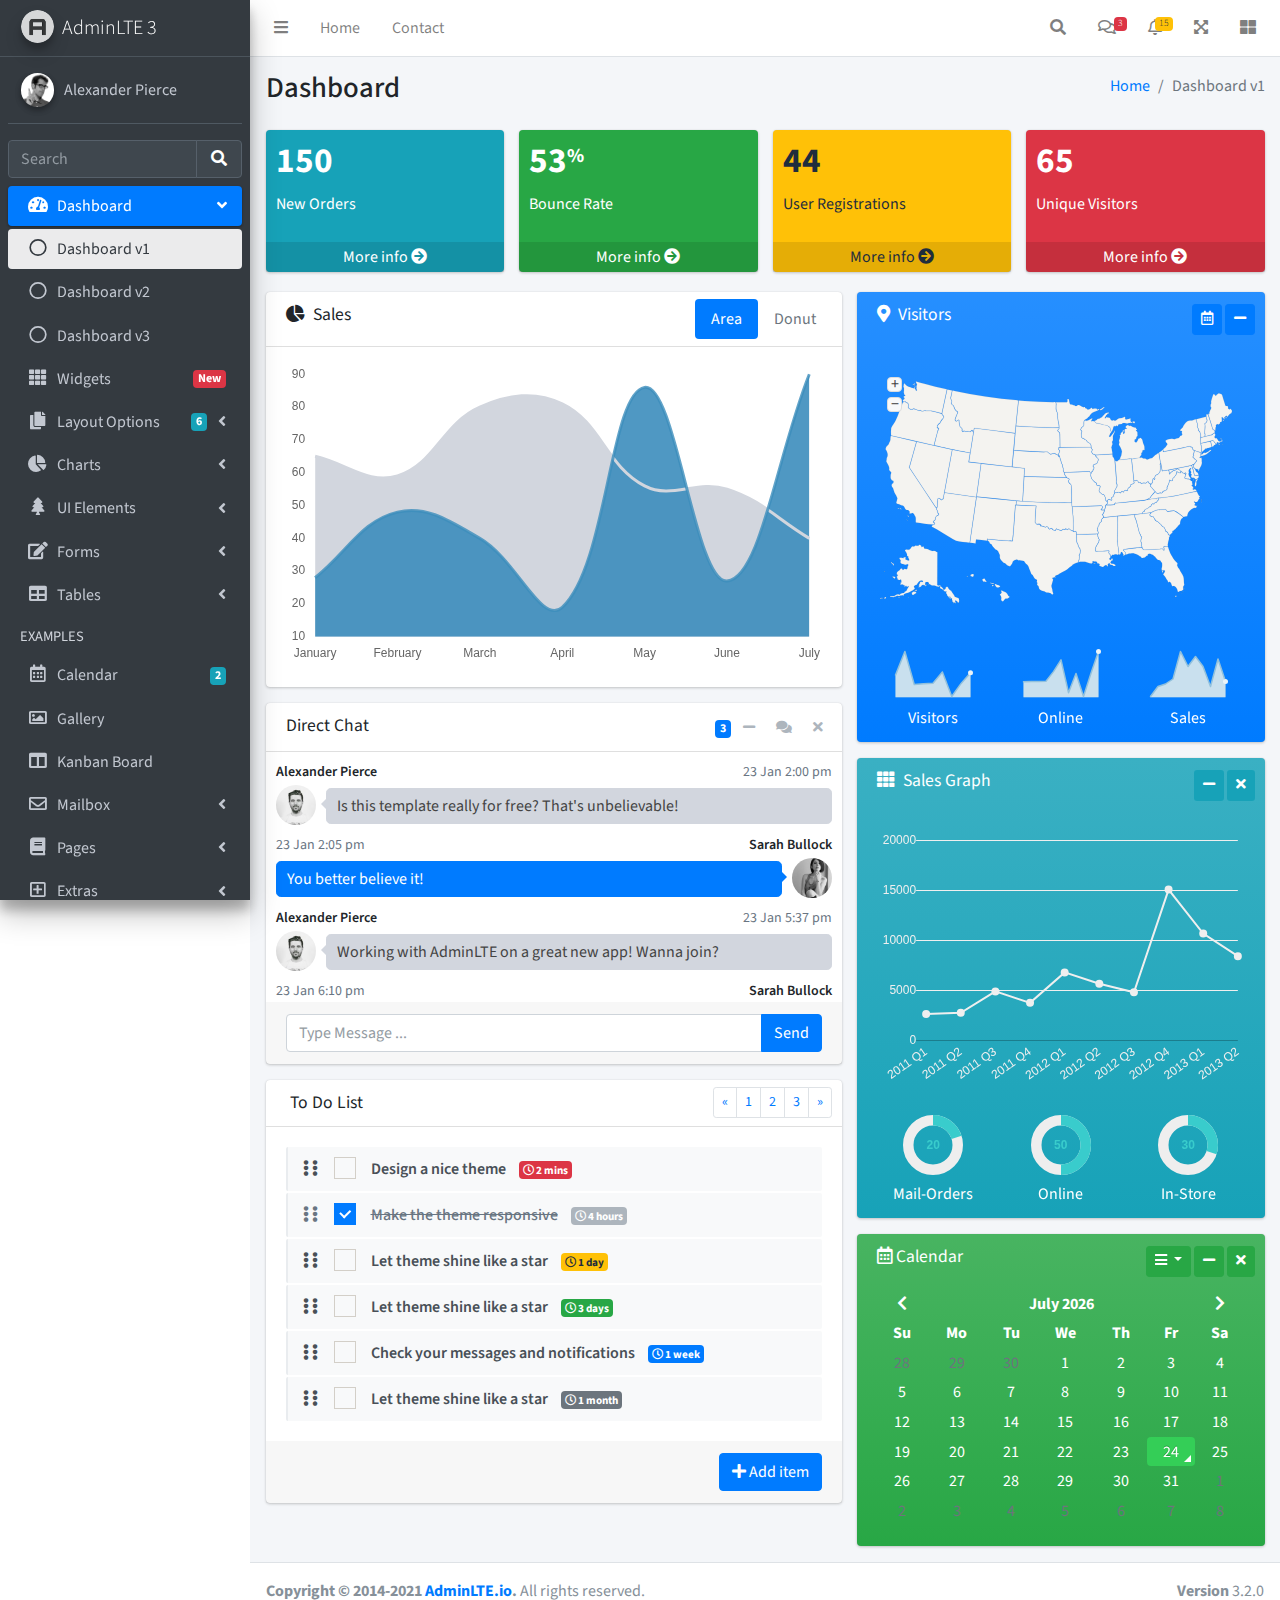
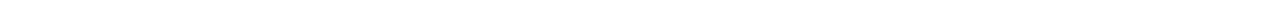
<file: public/AdminLTE/index.html>
<!DOCTYPE html>
<html lang="en">
<head>
  <meta charset="utf-8">
  <meta name="viewport" content="width=device-width, initial-scale=1">
  <title>AdminLTE 3 | Dashboard</title>

  <!-- Google Font: Source Sans Pro -->
  <link rel="stylesheet" href="https://fonts.googleapis.com/css?family=Source+Sans+Pro:300,400,400i,700&display=fallback">
  <!-- Font Awesome -->
  <link rel="stylesheet" href="plugins/fontawesome-free/css/all.min.css">
  <!-- Ionicons -->
  <link rel="stylesheet" href="https://code.ionicframework.com/ionicons/2.0.1/css/ionicons.min.css">
  <!-- Tempusdominus Bootstrap 4 -->
  <link rel="stylesheet" href="plugins/tempusdominus-bootstrap-4/css/tempusdominus-bootstrap-4.min.css">
  <!-- iCheck -->
  <link rel="stylesheet" href="plugins/icheck-bootstrap/icheck-bootstrap.min.css">
  <!-- JQVMap -->
  <link rel="stylesheet" href="plugins/jqvmap/jqvmap.min.css">
  <!-- Theme style -->
  <link rel="stylesheet" href="dist/css/adminlte.min.css">
  <!-- overlayScrollbars -->
  <link rel="stylesheet" href="plugins/overlayScrollbars/css/OverlayScrollbars.min.css">
  <!-- Daterange picker -->
  <link rel="stylesheet" href="plugins/daterangepicker/daterangepicker.css">
  <!-- summernote -->
  <link rel="stylesheet" href="plugins/summernote/summernote-bs4.min.css">
</head>
<body class="hold-transition sidebar-mini layout-fixed">
<div class="wrapper">

  <!-- Preloader -->
  <div class="preloader flex-column justify-content-center align-items-center">
    <img class="animation__shake" src="dist/img/AdminLTELogo.png" alt="AdminLTELogo" height="60" width="60">
  </div>

  <!-- Navbar -->
  <nav class="main-header navbar navbar-expand navbar-white navbar-light">
    <!-- Left navbar links -->
    <ul class="navbar-nav">
      <li class="nav-item">
        <a class="nav-link" data-widget="pushmenu" href="#" role="button"><i class="fas fa-bars"></i></a>
      </li>
      <li class="nav-item d-none d-sm-inline-block">
        <a href="index3.html" class="nav-link">Home</a>
      </li>
      <li class="nav-item d-none d-sm-inline-block">
        <a href="#" class="nav-link">Contact</a>
      </li>
    </ul>

    <!-- Right navbar links -->
    <ul class="navbar-nav ml-auto">
      <!-- Navbar Search -->
      <li class="nav-item">
        <a class="nav-link" data-widget="navbar-search" href="#" role="button">
          <i class="fas fa-search"></i>
        </a>
        <div class="navbar-search-block">
          <form class="form-inline">
            <div class="input-group input-group-sm">
              <input class="form-control form-control-navbar" type="search" placeholder="Search" aria-label="Search">
              <div class="input-group-append">
                <button class="btn btn-navbar" type="submit">
                  <i class="fas fa-search"></i>
                </button>
                <button class="btn btn-navbar" type="button" data-widget="navbar-search">
                  <i class="fas fa-times"></i>
                </button>
              </div>
            </div>
          </form>
        </div>
      </li>

      <!-- Messages Dropdown Menu -->
      <li class="nav-item dropdown">
        <a class="nav-link" data-toggle="dropdown" href="#">
          <i class="far fa-comments"></i>
          <span class="badge badge-danger navbar-badge">3</span>
        </a>
        <div class="dropdown-menu dropdown-menu-lg dropdown-menu-right">
          <a href="#" class="dropdown-item">
            <!-- Message Start -->
            <div class="media">
              <img src="dist/img/user1-128x128.jpg" alt="User Avatar" class="img-size-50 mr-3 img-circle">
              <div class="media-body">
                <h3 class="dropdown-item-title">
                  Brad Diesel
                  <span class="float-right text-sm text-danger"><i class="fas fa-star"></i></span>
                </h3>
                <p class="text-sm">Call me whenever you can...</p>
                <p class="text-sm text-muted"><i class="far fa-clock mr-1"></i> 4 Hours Ago</p>
              </div>
            </div>
            <!-- Message End -->
          </a>
          <div class="dropdown-divider"></div>
          <a href="#" class="dropdown-item">
            <!-- Message Start -->
            <div class="media">
              <img src="dist/img/user8-128x128.jpg" alt="User Avatar" class="img-size-50 img-circle mr-3">
              <div class="media-body">
                <h3 class="dropdown-item-title">
                  John Pierce
                  <span class="float-right text-sm text-muted"><i class="fas fa-star"></i></span>
                </h3>
                <p class="text-sm">I got your message bro</p>
                <p class="text-sm text-muted"><i class="far fa-clock mr-1"></i> 4 Hours Ago</p>
              </div>
            </div>
            <!-- Message End -->
          </a>
          <div class="dropdown-divider"></div>
          <a href="#" class="dropdown-item">
            <!-- Message Start -->
            <div class="media">
              <img src="dist/img/user3-128x128.jpg" alt="User Avatar" class="img-size-50 img-circle mr-3">
              <div class="media-body">
                <h3 class="dropdown-item-title">
                  Nora Silvester
                  <span class="float-right text-sm text-warning"><i class="fas fa-star"></i></span>
                </h3>
                <p class="text-sm">The subject goes here</p>
                <p class="text-sm text-muted"><i class="far fa-clock mr-1"></i> 4 Hours Ago</p>
              </div>
            </div>
            <!-- Message End -->
          </a>
          <div class="dropdown-divider"></div>
          <a href="#" class="dropdown-item dropdown-footer">See All Messages</a>
        </div>
      </li>
      <!-- Notifications Dropdown Menu -->
      <li class="nav-item dropdown">
        <a class="nav-link" data-toggle="dropdown" href="#">
          <i class="far fa-bell"></i>
          <span class="badge badge-warning navbar-badge">15</span>
        </a>
        <div class="dropdown-menu dropdown-menu-lg dropdown-menu-right">
          <span class="dropdown-item dropdown-header">15 Notifications</span>
          <div class="dropdown-divider"></div>
          <a href="#" class="dropdown-item">
            <i class="fas fa-envelope mr-2"></i> 4 new messages
            <span class="float-right text-muted text-sm">3 mins</span>
          </a>
          <div class="dropdown-divider"></div>
          <a href="#" class="dropdown-item">
            <i class="fas fa-users mr-2"></i> 8 friend requests
            <span class="float-right text-muted text-sm">12 hours</span>
          </a>
          <div class="dropdown-divider"></div>
          <a href="#" class="dropdown-item">
            <i class="fas fa-file mr-2"></i> 3 new reports
            <span class="float-right text-muted text-sm">2 days</span>
          </a>
          <div class="dropdown-divider"></div>
          <a href="#" class="dropdown-item dropdown-footer">See All Notifications</a>
        </div>
      </li>
      <li class="nav-item">
        <a class="nav-link" data-widget="fullscreen" href="#" role="button">
          <i class="fas fa-expand-arrows-alt"></i>
        </a>
      </li>
      <li class="nav-item">
        <a class="nav-link" data-widget="control-sidebar" data-controlsidebar-slide="true" href="#" role="button">
          <i class="fas fa-th-large"></i>
        </a>
      </li>
    </ul>
  </nav>
  <!-- /.navbar -->

  <!-- Main Sidebar Container -->
  <aside class="main-sidebar sidebar-dark-primary elevation-4">
    <!-- Brand Logo -->
    <a href="index3.html" class="brand-link">
      <img src="dist/img/AdminLTELogo.png" alt="AdminLTE Logo" class="brand-image img-circle elevation-3" style="opacity: .8">
      <span class="brand-text font-weight-light">AdminLTE 3</span>
    </a>

    <!-- Sidebar -->
    <div class="sidebar">
      <!-- Sidebar user panel (optional) -->
      <div class="user-panel mt-3 pb-3 mb-3 d-flex">
        <div class="image">
          <img src="dist/img/user2-160x160.jpg" class="img-circle elevation-2" alt="User Image">
        </div>
        <div class="info">
          <a href="#" class="d-block">Alexander Pierce</a>
        </div>
      </div>

      <!-- SidebarSearch Form -->
      <div class="form-inline">
        <div class="input-group" data-widget="sidebar-search">
          <input class="form-control form-control-sidebar" type="search" placeholder="Search" aria-label="Search">
          <div class="input-group-append">
            <button class="btn btn-sidebar">
              <i class="fas fa-search fa-fw"></i>
            </button>
          </div>
        </div>
      </div>

      <!-- Sidebar Menu -->
      <nav class="mt-2">
        <ul class="nav nav-pills nav-sidebar flex-column" data-widget="treeview" role="menu" data-accordion="false">
          <!-- Add icons to the links using the .nav-icon class
               with font-awesome or any other icon font library -->
          <li class="nav-item menu-open">
            <a href="#" class="nav-link active">
              <i class="nav-icon fas fa-tachometer-alt"></i>
              <p>
                Dashboard
                <i class="right fas fa-angle-left"></i>
              </p>
            </a>
            <ul class="nav nav-treeview">
              <li class="nav-item">
                <a href="./index.html" class="nav-link active">
                  <i class="far fa-circle nav-icon"></i>
                  <p>Dashboard v1</p>
                </a>
              </li>
              <li class="nav-item">
                <a href="./index2.html" class="nav-link">
                  <i class="far fa-circle nav-icon"></i>
                  <p>Dashboard v2</p>
                </a>
              </li>
              <li class="nav-item">
                <a href="./index3.html" class="nav-link">
                  <i class="far fa-circle nav-icon"></i>
                  <p>Dashboard v3</p>
                </a>
              </li>
            </ul>
          </li>
          <li class="nav-item">
            <a href="pages/widgets.html" class="nav-link">
              <i class="nav-icon fas fa-th"></i>
              <p>
                Widgets
                <span class="right badge badge-danger">New</span>
              </p>
            </a>
          </li>
          <li class="nav-item">
            <a href="#" class="nav-link">
              <i class="nav-icon fas fa-copy"></i>
              <p>
                Layout Options
                <i class="fas fa-angle-left right"></i>
                <span class="badge badge-info right">6</span>
              </p>
            </a>
            <ul class="nav nav-treeview">
              <li class="nav-item">
                <a href="pages/layout/top-nav.html" class="nav-link">
                  <i class="far fa-circle nav-icon"></i>
                  <p>Top Navigation</p>
                </a>
              </li>
              <li class="nav-item">
                <a href="pages/layout/top-nav-sidebar.html" class="nav-link">
                  <i class="far fa-circle nav-icon"></i>
                  <p>Top Navigation + Sidebar</p>
                </a>
              </li>
              <li class="nav-item">
                <a href="pages/layout/boxed.html" class="nav-link">
                  <i class="far fa-circle nav-icon"></i>
                  <p>Boxed</p>
                </a>
              </li>
              <li class="nav-item">
                <a href="pages/layout/fixed-sidebar.html" class="nav-link">
                  <i class="far fa-circle nav-icon"></i>
                  <p>Fixed Sidebar</p>
                </a>
              </li>
              <li class="nav-item">
                <a href="pages/layout/fixed-sidebar-custom.html" class="nav-link">
                  <i class="far fa-circle nav-icon"></i>
                  <p>Fixed Sidebar <small>+ Custom Area</small></p>
                </a>
              </li>
              <li class="nav-item">
                <a href="pages/layout/fixed-topnav.html" class="nav-link">
                  <i class="far fa-circle nav-icon"></i>
                  <p>Fixed Navbar</p>
                </a>
              </li>
              <li class="nav-item">
                <a href="pages/layout/fixed-footer.html" class="nav-link">
                  <i class="far fa-circle nav-icon"></i>
                  <p>Fixed Footer</p>
                </a>
              </li>
              <li class="nav-item">
                <a href="pages/layout/collapsed-sidebar.html" class="nav-link">
                  <i class="far fa-circle nav-icon"></i>
                  <p>Collapsed Sidebar</p>
                </a>
              </li>
            </ul>
          </li>
          <li class="nav-item">
            <a href="#" class="nav-link">
              <i class="nav-icon fas fa-chart-pie"></i>
              <p>
                Charts
                <i class="right fas fa-angle-left"></i>
              </p>
            </a>
            <ul class="nav nav-treeview">
              <li class="nav-item">
                <a href="pages/charts/chartjs.html" class="nav-link">
                  <i class="far fa-circle nav-icon"></i>
                  <p>ChartJS</p>
                </a>
              </li>
              <li class="nav-item">
                <a href="pages/charts/flot.html" class="nav-link">
                  <i class="far fa-circle nav-icon"></i>
                  <p>Flot</p>
                </a>
              </li>
              <li class="nav-item">
                <a href="pages/charts/inline.html" class="nav-link">
                  <i class="far fa-circle nav-icon"></i>
                  <p>Inline</p>
                </a>
              </li>
              <li class="nav-item">
                <a href="pages/charts/uplot.html" class="nav-link">
                  <i class="far fa-circle nav-icon"></i>
                  <p>uPlot</p>
                </a>
              </li>
            </ul>
          </li>
          <li class="nav-item">
            <a href="#" class="nav-link">
              <i class="nav-icon fas fa-tree"></i>
              <p>
                UI Elements
                <i class="fas fa-angle-left right"></i>
              </p>
            </a>
            <ul class="nav nav-treeview">
              <li class="nav-item">
                <a href="pages/UI/general.html" class="nav-link">
                  <i class="far fa-circle nav-icon"></i>
                  <p>General</p>
                </a>
              </li>
              <li class="nav-item">
                <a href="pages/UI/icons.html" class="nav-link">
                  <i class="far fa-circle nav-icon"></i>
                  <p>Icons</p>
                </a>
              </li>
              <li class="nav-item">
                <a href="pages/UI/buttons.html" class="nav-link">
                  <i class="far fa-circle nav-icon"></i>
                  <p>Buttons</p>
                </a>
              </li>
              <li class="nav-item">
                <a href="pages/UI/sliders.html" class="nav-link">
                  <i class="far fa-circle nav-icon"></i>
                  <p>Sliders</p>
                </a>
              </li>
              <li class="nav-item">
                <a href="pages/UI/modals.html" class="nav-link">
                  <i class="far fa-circle nav-icon"></i>
                  <p>Modals & Alerts</p>
                </a>
              </li>
              <li class="nav-item">
                <a href="pages/UI/navbar.html" class="nav-link">
                  <i class="far fa-circle nav-icon"></i>
                  <p>Navbar & Tabs</p>
                </a>
              </li>
              <li class="nav-item">
                <a href="pages/UI/timeline.html" class="nav-link">
                  <i class="far fa-circle nav-icon"></i>
                  <p>Timeline</p>
                </a>
              </li>
              <li class="nav-item">
                <a href="pages/UI/ribbons.html" class="nav-link">
                  <i class="far fa-circle nav-icon"></i>
                  <p>Ribbons</p>
                </a>
              </li>
            </ul>
          </li>
          <li class="nav-item">
            <a href="#" class="nav-link">
              <i class="nav-icon fas fa-edit"></i>
              <p>
                Forms
                <i class="fas fa-angle-left right"></i>
              </p>
            </a>
            <ul class="nav nav-treeview">
              <li class="nav-item">
                <a href="pages/forms/general.html" class="nav-link">
                  <i class="far fa-circle nav-icon"></i>
                  <p>General Elements</p>
                </a>
              </li>
              <li class="nav-item">
                <a href="pages/forms/advanced.html" class="nav-link">
                  <i class="far fa-circle nav-icon"></i>
                  <p>Advanced Elements</p>
                </a>
              </li>
              <li class="nav-item">
                <a href="pages/forms/editors.html" class="nav-link">
                  <i class="far fa-circle nav-icon"></i>
                  <p>Editors</p>
                </a>
              </li>
              <li class="nav-item">
                <a href="pages/forms/validation.html" class="nav-link">
                  <i class="far fa-circle nav-icon"></i>
                  <p>Validation</p>
                </a>
              </li>
            </ul>
          </li>
          <li class="nav-item">
            <a href="#" class="nav-link">
              <i class="nav-icon fas fa-table"></i>
              <p>
                Tables
                <i class="fas fa-angle-left right"></i>
              </p>
            </a>
            <ul class="nav nav-treeview">
              <li class="nav-item">
                <a href="pages/tables/simple.html" class="nav-link">
                  <i class="far fa-circle nav-icon"></i>
                  <p>Simple Tables</p>
                </a>
              </li>
              <li class="nav-item">
                <a href="pages/tables/data.html" class="nav-link">
                  <i class="far fa-circle nav-icon"></i>
                  <p>DataTables</p>
                </a>
              </li>
              <li class="nav-item">
                <a href="pages/tables/jsgrid.html" class="nav-link">
                  <i class="far fa-circle nav-icon"></i>
                  <p>jsGrid</p>
                </a>
              </li>
            </ul>
          </li>
          <li class="nav-header">EXAMPLES</li>
          <li class="nav-item">
            <a href="pages/calendar.html" class="nav-link">
              <i class="nav-icon far fa-calendar-alt"></i>
              <p>
                Calendar
                <span class="badge badge-info right">2</span>
              </p>
            </a>
          </li>
          <li class="nav-item">
            <a href="pages/gallery.html" class="nav-link">
              <i class="nav-icon far fa-image"></i>
              <p>
                Gallery
              </p>
            </a>
          </li>
          <li class="nav-item">
            <a href="pages/kanban.html" class="nav-link">
              <i class="nav-icon fas fa-columns"></i>
              <p>
                Kanban Board
              </p>
            </a>
          </li>
          <li class="nav-item">
            <a href="#" class="nav-link">
              <i class="nav-icon far fa-envelope"></i>
              <p>
                Mailbox
                <i class="fas fa-angle-left right"></i>
              </p>
            </a>
            <ul class="nav nav-treeview">
              <li class="nav-item">
                <a href="pages/mailbox/mailbox.html" class="nav-link">
                  <i class="far fa-circle nav-icon"></i>
                  <p>Inbox</p>
                </a>
              </li>
              <li class="nav-item">
                <a href="pages/mailbox/compose.html" class="nav-link">
                  <i class="far fa-circle nav-icon"></i>
                  <p>Compose</p>
                </a>
              </li>
              <li class="nav-item">
                <a href="pages/mailbox/read-mail.html" class="nav-link">
                  <i class="far fa-circle nav-icon"></i>
                  <p>Read</p>
                </a>
              </li>
            </ul>
          </li>
          <li class="nav-item">
            <a href="#" class="nav-link">
              <i class="nav-icon fas fa-book"></i>
              <p>
                Pages
                <i class="fas fa-angle-left right"></i>
              </p>
            </a>
            <ul class="nav nav-treeview">
              <li class="nav-item">
                <a href="pages/examples/invoice.html" class="nav-link">
                  <i class="far fa-circle nav-icon"></i>
                  <p>Invoice</p>
                </a>
              </li>
              <li class="nav-item">
                <a href="pages/examples/profile.html" class="nav-link">
                  <i class="far fa-circle nav-icon"></i>
                  <p>Profile</p>
                </a>
              </li>
              <li class="nav-item">
                <a href="pages/examples/e-commerce.html" class="nav-link">
                  <i class="far fa-circle nav-icon"></i>
                  <p>E-commerce</p>
                </a>
              </li>
              <li class="nav-item">
                <a href="pages/examples/projects.html" class="nav-link">
                  <i class="far fa-circle nav-icon"></i>
                  <p>Projects</p>
                </a>
              </li>
              <li class="nav-item">
                <a href="pages/examples/project-add.html" class="nav-link">
                  <i class="far fa-circle nav-icon"></i>
                  <p>Project Add</p>
                </a>
              </li>
              <li class="nav-item">
                <a href="pages/examples/project-edit.html" class="nav-link">
                  <i class="far fa-circle nav-icon"></i>
                  <p>Project Edit</p>
                </a>
              </li>
              <li class="nav-item">
                <a href="pages/examples/project-detail.html" class="nav-link">
                  <i class="far fa-circle nav-icon"></i>
                  <p>Project Detail</p>
                </a>
              </li>
              <li class="nav-item">
                <a href="pages/examples/contacts.html" class="nav-link">
                  <i class="far fa-circle nav-icon"></i>
                  <p>Contacts</p>
                </a>
              </li>
              <li class="nav-item">
                <a href="pages/examples/faq.html" class="nav-link">
                  <i class="far fa-circle nav-icon"></i>
                  <p>FAQ</p>
                </a>
              </li>
              <li class="nav-item">
                <a href="pages/examples/contact-us.html" class="nav-link">
                  <i class="far fa-circle nav-icon"></i>
                  <p>Contact us</p>
                </a>
              </li>
            </ul>
          </li>
          <li class="nav-item">
            <a href="#" class="nav-link">
              <i class="nav-icon far fa-plus-square"></i>
              <p>
                Extras
                <i class="fas fa-angle-left right"></i>
              </p>
            </a>
            <ul class="nav nav-treeview">
              <li class="nav-item">
                <a href="#" class="nav-link">
                  <i class="far fa-circle nav-icon"></i>
                  <p>
                    Login & Register v1
                    <i class="fas fa-angle-left right"></i>
                  </p>
                </a>
                <ul class="nav nav-treeview">
                  <li class="nav-item">
                    <a href="pages/examples/login.html" class="nav-link">
                      <i class="far fa-circle nav-icon"></i>
                      <p>Login v1</p>
                    </a>
                  </li>
                  <li class="nav-item">
                    <a href="pages/examples/register.html" class="nav-link">
                      <i class="far fa-circle nav-icon"></i>
                      <p>Register v1</p>
                    </a>
                  </li>
                  <li class="nav-item">
                    <a href="pages/examples/forgot-password.html" class="nav-link">
                      <i class="far fa-circle nav-icon"></i>
                      <p>Forgot Password v1</p>
                    </a>
                  </li>
                  <li class="nav-item">
                    <a href="pages/examples/recover-password.html" class="nav-link">
                      <i class="far fa-circle nav-icon"></i>
                      <p>Recover Password v1</p>
                    </a>
                  </li>
                </ul>
              </li>
              <li class="nav-item">
                <a href="#" class="nav-link">
                  <i class="far fa-circle nav-icon"></i>
                  <p>
                    Login & Register v2
                    <i class="fas fa-angle-left right"></i>
                  </p>
                </a>
                <ul class="nav nav-treeview">
                  <li class="nav-item">
                    <a href="pages/examples/login-v2.html" class="nav-link">
                      <i class="far fa-circle nav-icon"></i>
                      <p>Login v2</p>
                    </a>
                  </li>
                  <li class="nav-item">
                    <a href="pages/examples/register-v2.html" class="nav-link">
                      <i class="far fa-circle nav-icon"></i>
                      <p>Register v2</p>
                    </a>
                  </li>
                  <li class="nav-item">
                    <a href="pages/examples/forgot-password-v2.html" class="nav-link">
                      <i class="far fa-circle nav-icon"></i>
                      <p>Forgot Password v2</p>
                    </a>
                  </li>
                  <li class="nav-item">
                    <a href="pages/examples/recover-password-v2.html" class="nav-link">
                      <i class="far fa-circle nav-icon"></i>
                      <p>Recover Password v2</p>
                    </a>
                  </li>
                </ul>
              </li>
              <li class="nav-item">
                <a href="pages/examples/lockscreen.html" class="nav-link">
                  <i class="far fa-circle nav-icon"></i>
                  <p>Lockscreen</p>
                </a>
              </li>
              <li class="nav-item">
                <a href="pages/examples/legacy-user-menu.html" class="nav-link">
                  <i class="far fa-circle nav-icon"></i>
                  <p>Legacy User Menu</p>
                </a>
              </li>
              <li class="nav-item">
                <a href="pages/examples/language-menu.html" class="nav-link">
                  <i class="far fa-circle nav-icon"></i>
                  <p>Language Menu</p>
                </a>
              </li>
              <li class="nav-item">
                <a href="pages/examples/404.html" class="nav-link">
                  <i class="far fa-circle nav-icon"></i>
                  <p>Error 404</p>
                </a>
              </li>
              <li class="nav-item">
                <a href="pages/examples/500.html" class="nav-link">
                  <i class="far fa-circle nav-icon"></i>
                  <p>Error 500</p>
                </a>
              </li>
              <li class="nav-item">
                <a href="pages/examples/pace.html" class="nav-link">
                  <i class="far fa-circle nav-icon"></i>
                  <p>Pace</p>
                </a>
              </li>
              <li class="nav-item">
                <a href="pages/examples/blank.html" class="nav-link">
                  <i class="far fa-circle nav-icon"></i>
                  <p>Blank Page</p>
                </a>
              </li>
              <li class="nav-item">
                <a href="starter.html" class="nav-link">
                  <i class="far fa-circle nav-icon"></i>
                  <p>Starter Page</p>
                </a>
              </li>
            </ul>
          </li>
          <li class="nav-item">
            <a href="#" class="nav-link">
              <i class="nav-icon fas fa-search"></i>
              <p>
                Search
                <i class="fas fa-angle-left right"></i>
              </p>
            </a>
            <ul class="nav nav-treeview">
              <li class="nav-item">
                <a href="pages/search/simple.html" class="nav-link">
                  <i class="far fa-circle nav-icon"></i>
                  <p>Simple Search</p>
                </a>
              </li>
              <li class="nav-item">
                <a href="pages/search/enhanced.html" class="nav-link">
                  <i class="far fa-circle nav-icon"></i>
                  <p>Enhanced</p>
                </a>
              </li>
            </ul>
          </li>
          <li class="nav-header">MISCELLANEOUS</li>
          <li class="nav-item">
            <a href="iframe.html" class="nav-link">
              <i class="nav-icon fas fa-ellipsis-h"></i>
              <p>Tabbed IFrame Plugin</p>
            </a>
          </li>
          <li class="nav-item">
            <a href="https://adminlte.io/docs/3.1/" class="nav-link">
              <i class="nav-icon fas fa-file"></i>
              <p>Documentation</p>
            </a>
          </li>
          <li class="nav-header">MULTI LEVEL EXAMPLE</li>
          <li class="nav-item">
            <a href="#" class="nav-link">
              <i class="fas fa-circle nav-icon"></i>
              <p>Level 1</p>
            </a>
          </li>
          <li class="nav-item">
            <a href="#" class="nav-link">
              <i class="nav-icon fas fa-circle"></i>
              <p>
                Level 1
                <i class="right fas fa-angle-left"></i>
              </p>
            </a>
            <ul class="nav nav-treeview">
              <li class="nav-item">
                <a href="#" class="nav-link">
                  <i class="far fa-circle nav-icon"></i>
                  <p>Level 2</p>
                </a>
              </li>
              <li class="nav-item">
                <a href="#" class="nav-link">
                  <i class="far fa-circle nav-icon"></i>
                  <p>
                    Level 2
                    <i class="right fas fa-angle-left"></i>
                  </p>
                </a>
                <ul class="nav nav-treeview">
                  <li class="nav-item">
                    <a href="#" class="nav-link">
                      <i class="far fa-dot-circle nav-icon"></i>
                      <p>Level 3</p>
                    </a>
                  </li>
                  <li class="nav-item">
                    <a href="#" class="nav-link">
                      <i class="far fa-dot-circle nav-icon"></i>
                      <p>Level 3</p>
                    </a>
                  </li>
                  <li class="nav-item">
                    <a href="#" class="nav-link">
                      <i class="far fa-dot-circle nav-icon"></i>
                      <p>Level 3</p>
                    </a>
                  </li>
                </ul>
              </li>
              <li class="nav-item">
                <a href="#" class="nav-link">
                  <i class="far fa-circle nav-icon"></i>
                  <p>Level 2</p>
                </a>
              </li>
            </ul>
          </li>
          <li class="nav-item">
            <a href="#" class="nav-link">
              <i class="fas fa-circle nav-icon"></i>
              <p>Level 1</p>
            </a>
          </li>
          <li class="nav-header">LABELS</li>
          <li class="nav-item">
            <a href="#" class="nav-link">
              <i class="nav-icon far fa-circle text-danger"></i>
              <p class="text">Important</p>
            </a>
          </li>
          <li class="nav-item">
            <a href="#" class="nav-link">
              <i class="nav-icon far fa-circle text-warning"></i>
              <p>Warning</p>
            </a>
          </li>
          <li class="nav-item">
            <a href="#" class="nav-link">
              <i class="nav-icon far fa-circle text-info"></i>
              <p>Informational</p>
            </a>
          </li>
        </ul>
      </nav>
      <!-- /.sidebar-menu -->
    </div>
    <!-- /.sidebar -->
  </aside>

  <!-- Content Wrapper. Contains page content -->
  <div class="content-wrapper">
    <!-- Content Header (Page header) -->
    <div class="content-header">
      <div class="container-fluid">
        <div class="row mb-2">
          <div class="col-sm-6">
            <h1 class="m-0">Dashboard</h1>
          </div><!-- /.col -->
          <div class="col-sm-6">
            <ol class="breadcrumb float-sm-right">
              <li class="breadcrumb-item"><a href="#">Home</a></li>
              <li class="breadcrumb-item active">Dashboard v1</li>
            </ol>
          </div><!-- /.col -->
        </div><!-- /.row -->
      </div><!-- /.container-fluid -->
    </div>
    <!-- /.content-header -->

    <!-- Main content -->
    <section class="content">
      <div class="container-fluid">
        <!-- Small boxes (Stat box) -->
        <div class="row">
          <div class="col-lg-3 col-6">
            <!-- small box -->
            <div class="small-box bg-info">
              <div class="inner">
                <h3>150</h3>

                <p>New Orders</p>
              </div>
              <div class="icon">
                <i class="ion ion-bag"></i>
              </div>
              <a href="#" class="small-box-footer">More info <i class="fas fa-arrow-circle-right"></i></a>
            </div>
          </div>
          <!-- ./col -->
          <div class="col-lg-3 col-6">
            <!-- small box -->
            <div class="small-box bg-success">
              <div class="inner">
                <h3>53<sup style="font-size: 20px">%</sup></h3>

                <p>Bounce Rate</p>
              </div>
              <div class="icon">
                <i class="ion ion-stats-bars"></i>
              </div>
              <a href="#" class="small-box-footer">More info <i class="fas fa-arrow-circle-right"></i></a>
            </div>
          </div>
          <!-- ./col -->
          <div class="col-lg-3 col-6">
            <!-- small box -->
            <div class="small-box bg-warning">
              <div class="inner">
                <h3>44</h3>

                <p>User Registrations</p>
              </div>
              <div class="icon">
                <i class="ion ion-person-add"></i>
              </div>
              <a href="#" class="small-box-footer">More info <i class="fas fa-arrow-circle-right"></i></a>
            </div>
          </div>
          <!-- ./col -->
          <div class="col-lg-3 col-6">
            <!-- small box -->
            <div class="small-box bg-danger">
              <div class="inner">
                <h3>65</h3>

                <p>Unique Visitors</p>
              </div>
              <div class="icon">
                <i class="ion ion-pie-graph"></i>
              </div>
              <a href="#" class="small-box-footer">More info <i class="fas fa-arrow-circle-right"></i></a>
            </div>
          </div>
          <!-- ./col -->
        </div>
        <!-- /.row -->
        <!-- Main row -->
        <div class="row">
          <!-- Left col -->
          <section class="col-lg-7 connectedSortable">
            <!-- Custom tabs (Charts with tabs)-->
            <div class="card">
              <div class="card-header">
                <h3 class="card-title">
                  <i class="fas fa-chart-pie mr-1"></i>
                  Sales
                </h3>
                <div class="card-tools">
                  <ul class="nav nav-pills ml-auto">
                    <li class="nav-item">
                      <a class="nav-link active" href="#revenue-chart" data-toggle="tab">Area</a>
                    </li>
                    <li class="nav-item">
                      <a class="nav-link" href="#sales-chart" data-toggle="tab">Donut</a>
                    </li>
                  </ul>
                </div>
              </div><!-- /.card-header -->
              <div class="card-body">
                <div class="tab-content p-0">
                  <!-- Morris chart - Sales -->
                  <div class="chart tab-pane active" id="revenue-chart"
                       style="position: relative; height: 300px;">
                      <canvas id="revenue-chart-canvas" height="300" style="height: 300px;"></canvas>
                   </div>
                  <div class="chart tab-pane" id="sales-chart" style="position: relative; height: 300px;">
                    <canvas id="sales-chart-canvas" height="300" style="height: 300px;"></canvas>
                  </div>
                </div>
              </div><!-- /.card-body -->
            </div>
            <!-- /.card -->

            <!-- DIRECT CHAT -->
            <div class="card direct-chat direct-chat-primary">
              <div class="card-header">
                <h3 class="card-title">Direct Chat</h3>

                <div class="card-tools">
                  <span title="3 New Messages" class="badge badge-primary">3</span>
                  <button type="button" class="btn btn-tool" data-card-widget="collapse">
                    <i class="fas fa-minus"></i>
                  </button>
                  <button type="button" class="btn btn-tool" title="Contacts" data-widget="chat-pane-toggle">
                    <i class="fas fa-comments"></i>
                  </button>
                  <button type="button" class="btn btn-tool" data-card-widget="remove">
                    <i class="fas fa-times"></i>
                  </button>
                </div>
              </div>
              <!-- /.card-header -->
              <div class="card-body">
                <!-- Conversations are loaded here -->
                <div class="direct-chat-messages">
                  <!-- Message. Default to the left -->
                  <div class="direct-chat-msg">
                    <div class="direct-chat-infos clearfix">
                      <span class="direct-chat-name float-left">Alexander Pierce</span>
                      <span class="direct-chat-timestamp float-right">23 Jan 2:00 pm</span>
                    </div>
                    <!-- /.direct-chat-infos -->
                    <img class="direct-chat-img" src="dist/img/user1-128x128.jpg" alt="message user image">
                    <!-- /.direct-chat-img -->
                    <div class="direct-chat-text">
                      Is this template really for free? That's unbelievable!
                    </div>
                    <!-- /.direct-chat-text -->
                  </div>
                  <!-- /.direct-chat-msg -->

                  <!-- Message to the right -->
                  <div class="direct-chat-msg right">
                    <div class="direct-chat-infos clearfix">
                      <span class="direct-chat-name float-right">Sarah Bullock</span>
                      <span class="direct-chat-timestamp float-left">23 Jan 2:05 pm</span>
                    </div>
                    <!-- /.direct-chat-infos -->
                    <img class="direct-chat-img" src="dist/img/user3-128x128.jpg" alt="message user image">
                    <!-- /.direct-chat-img -->
                    <div class="direct-chat-text">
                      You better believe it!
                    </div>
                    <!-- /.direct-chat-text -->
                  </div>
                  <!-- /.direct-chat-msg -->

                  <!-- Message. Default to the left -->
                  <div class="direct-chat-msg">
                    <div class="direct-chat-infos clearfix">
                      <span class="direct-chat-name float-left">Alexander Pierce</span>
                      <span class="direct-chat-timestamp float-right">23 Jan 5:37 pm</span>
                    </div>
                    <!-- /.direct-chat-infos -->
                    <img class="direct-chat-img" src="dist/img/user1-128x128.jpg" alt="message user image">
                    <!-- /.direct-chat-img -->
                    <div class="direct-chat-text">
                      Working with AdminLTE on a great new app! Wanna join?
                    </div>
                    <!-- /.direct-chat-text -->
                  </div>
                  <!-- /.direct-chat-msg -->

                  <!-- Message to the right -->
                  <div class="direct-chat-msg right">
                    <div class="direct-chat-infos clearfix">
                      <span class="direct-chat-name float-right">Sarah Bullock</span>
                      <span class="direct-chat-timestamp float-left">23 Jan 6:10 pm</span>
                    </div>
                    <!-- /.direct-chat-infos -->
                    <img class="direct-chat-img" src="dist/img/user3-128x128.jpg" alt="message user image">
                    <!-- /.direct-chat-img -->
                    <div class="direct-chat-text">
                      I would love to.
                    </div>
                    <!-- /.direct-chat-text -->
                  </div>
                  <!-- /.direct-chat-msg -->

                </div>
                <!--/.direct-chat-messages-->

                <!-- Contacts are loaded here -->
                <div class="direct-chat-contacts">
                  <ul class="contacts-list">
                    <li>
                      <a href="#">
                        <img class="contacts-list-img" src="dist/img/user1-128x128.jpg" alt="User Avatar">

                        <div class="contacts-list-info">
                          <span class="contacts-list-name">
                            Count Dracula
                            <small class="contacts-list-date float-right">2/28/2015</small>
                          </span>
                          <span class="contacts-list-msg">How have you been? I was...</span>
                        </div>
                        <!-- /.contacts-list-info -->
                      </a>
                    </li>
                    <!-- End Contact Item -->
                    <li>
                      <a href="#">
                        <img class="contacts-list-img" src="dist/img/user7-128x128.jpg" alt="User Avatar">

                        <div class="contacts-list-info">
                          <span class="contacts-list-name">
                            Sarah Doe
                            <small class="contacts-list-date float-right">2/23/2015</small>
                          </span>
                          <span class="contacts-list-msg">I will be waiting for...</span>
                        </div>
                        <!-- /.contacts-list-info -->
                      </a>
                    </li>
                    <!-- End Contact Item -->
                    <li>
                      <a href="#">
                        <img class="contacts-list-img" src="dist/img/user3-128x128.jpg" alt="User Avatar">

                        <div class="contacts-list-info">
                          <span class="contacts-list-name">
                            Nadia Jolie
                            <small class="contacts-list-date float-right">2/20/2015</small>
                          </span>
                          <span class="contacts-list-msg">I'll call you back at...</span>
                        </div>
                        <!-- /.contacts-list-info -->
                      </a>
                    </li>
                    <!-- End Contact Item -->
                    <li>
                      <a href="#">
                        <img class="contacts-list-img" src="dist/img/user5-128x128.jpg" alt="User Avatar">

                        <div class="contacts-list-info">
                          <span class="contacts-list-name">
                            Nora S. Vans
                            <small class="contacts-list-date float-right">2/10/2015</small>
                          </span>
                          <span class="contacts-list-msg">Where is your new...</span>
                        </div>
                        <!-- /.contacts-list-info -->
                      </a>
                    </li>
                    <!-- End Contact Item -->
                    <li>
                      <a href="#">
                        <img class="contacts-list-img" src="dist/img/user6-128x128.jpg" alt="User Avatar">

                        <div class="contacts-list-info">
                          <span class="contacts-list-name">
                            John K.
                            <small class="contacts-list-date float-right">1/27/2015</small>
                          </span>
                          <span class="contacts-list-msg">Can I take a look at...</span>
                        </div>
                        <!-- /.contacts-list-info -->
                      </a>
                    </li>
                    <!-- End Contact Item -->
                    <li>
                      <a href="#">
                        <img class="contacts-list-img" src="dist/img/user8-128x128.jpg" alt="User Avatar">

                        <div class="contacts-list-info">
                          <span class="contacts-list-name">
                            Kenneth M.
                            <small class="contacts-list-date float-right">1/4/2015</small>
                          </span>
                          <span class="contacts-list-msg">Never mind I found...</span>
                        </div>
                        <!-- /.contacts-list-info -->
                      </a>
                    </li>
                    <!-- End Contact Item -->
                  </ul>
                  <!-- /.contacts-list -->
                </div>
                <!-- /.direct-chat-pane -->
              </div>
              <!-- /.card-body -->
              <div class="card-footer">
                <form action="#" method="post">
                  <div class="input-group">
                    <input type="text" name="message" placeholder="Type Message ..." class="form-control">
                    <span class="input-group-append">
                      <button type="button" class="btn btn-primary">Send</button>
                    </span>
                  </div>
                </form>
              </div>
              <!-- /.card-footer-->
            </div>
            <!--/.direct-chat -->

            <!-- TO DO List -->
            <div class="card">
              <div class="card-header">
                <h3 class="card-title">
                  <i class="ion ion-clipboard mr-1"></i>
                  To Do List
                </h3>

                <div class="card-tools">
                  <ul class="pagination pagination-sm">
                    <li class="page-item"><a href="#" class="page-link">&laquo;</a></li>
                    <li class="page-item"><a href="#" class="page-link">1</a></li>
                    <li class="page-item"><a href="#" class="page-link">2</a></li>
                    <li class="page-item"><a href="#" class="page-link">3</a></li>
                    <li class="page-item"><a href="#" class="page-link">&raquo;</a></li>
                  </ul>
                </div>
              </div>
              <!-- /.card-header -->
              <div class="card-body">
                <ul class="todo-list" data-widget="todo-list">
                  <li>
                    <!-- drag handle -->
                    <span class="handle">
                      <i class="fas fa-ellipsis-v"></i>
                      <i class="fas fa-ellipsis-v"></i>
                    </span>
                    <!-- checkbox -->
                    <div  class="icheck-primary d-inline ml-2">
                      <input type="checkbox" value="" name="todo1" id="todoCheck1">
                      <label for="todoCheck1"></label>
                    </div>
                    <!-- todo text -->
                    <span class="text">Design a nice theme</span>
                    <!-- Emphasis label -->
                    <small class="badge badge-danger"><i class="far fa-clock"></i> 2 mins</small>
                    <!-- General tools such as edit or delete-->
                    <div class="tools">
                      <i class="fas fa-edit"></i>
                      <i class="fas fa-trash-o"></i>
                    </div>
                  </li>
                  <li>
                    <span class="handle">
                      <i class="fas fa-ellipsis-v"></i>
                      <i class="fas fa-ellipsis-v"></i>
                    </span>
                    <div  class="icheck-primary d-inline ml-2">
                      <input type="checkbox" value="" name="todo2" id="todoCheck2" checked>
                      <label for="todoCheck2"></label>
                    </div>
                    <span class="text">Make the theme responsive</span>
                    <small class="badge badge-info"><i class="far fa-clock"></i> 4 hours</small>
                    <div class="tools">
                      <i class="fas fa-edit"></i>
                      <i class="fas fa-trash-o"></i>
                    </div>
                  </li>
                  <li>
                    <span class="handle">
                      <i class="fas fa-ellipsis-v"></i>
                      <i class="fas fa-ellipsis-v"></i>
                    </span>
                    <div  class="icheck-primary d-inline ml-2">
                      <input type="checkbox" value="" name="todo3" id="todoCheck3">
                      <label for="todoCheck3"></label>
                    </div>
                    <span class="text">Let theme shine like a star</span>
                    <small class="badge badge-warning"><i class="far fa-clock"></i> 1 day</small>
                    <div class="tools">
                      <i class="fas fa-edit"></i>
                      <i class="fas fa-trash-o"></i>
                    </div>
                  </li>
                  <li>
                    <span class="handle">
                      <i class="fas fa-ellipsis-v"></i>
                      <i class="fas fa-ellipsis-v"></i>
                    </span>
                    <div  class="icheck-primary d-inline ml-2">
                      <input type="checkbox" value="" name="todo4" id="todoCheck4">
                      <label for="todoCheck4"></label>
                    </div>
                    <span class="text">Let theme shine like a star</span>
                    <small class="badge badge-success"><i class="far fa-clock"></i> 3 days</small>
                    <div class="tools">
                      <i class="fas fa-edit"></i>
                      <i class="fas fa-trash-o"></i>
                    </div>
                  </li>
                  <li>
                    <span class="handle">
                      <i class="fas fa-ellipsis-v"></i>
                      <i class="fas fa-ellipsis-v"></i>
                    </span>
                    <div  class="icheck-primary d-inline ml-2">
                      <input type="checkbox" value="" name="todo5" id="todoCheck5">
                      <label for="todoCheck5"></label>
                    </div>
                    <span class="text">Check your messages and notifications</span>
                    <small class="badge badge-primary"><i class="far fa-clock"></i> 1 week</small>
                    <div class="tools">
                      <i class="fas fa-edit"></i>
                      <i class="fas fa-trash-o"></i>
                    </div>
                  </li>
                  <li>
                    <span class="handle">
                      <i class="fas fa-ellipsis-v"></i>
                      <i class="fas fa-ellipsis-v"></i>
                    </span>
                    <div  class="icheck-primary d-inline ml-2">
                      <input type="checkbox" value="" name="todo6" id="todoCheck6">
                      <label for="todoCheck6"></label>
                    </div>
                    <span class="text">Let theme shine like a star</span>
                    <small class="badge badge-secondary"><i class="far fa-clock"></i> 1 month</small>
                    <div class="tools">
                      <i class="fas fa-edit"></i>
                      <i class="fas fa-trash-o"></i>
                    </div>
                  </li>
                </ul>
              </div>
              <!-- /.card-body -->
              <div class="card-footer clearfix">
                <button type="button" class="btn btn-primary float-right"><i class="fas fa-plus"></i> Add item</button>
              </div>
            </div>
            <!-- /.card -->
          </section>
          <!-- /.Left col -->
          <!-- right col (We are only adding the ID to make the widgets sortable)-->
          <section class="col-lg-5 connectedSortable">

            <!-- Map card -->
            <div class="card bg-gradient-primary">
              <div class="card-header border-0">
                <h3 class="card-title">
                  <i class="fas fa-map-marker-alt mr-1"></i>
                  Visitors
                </h3>
                <!-- card tools -->
                <div class="card-tools">
                  <button type="button" class="btn btn-primary btn-sm daterange" title="Date range">
                    <i class="far fa-calendar-alt"></i>
                  </button>
                  <button type="button" class="btn btn-primary btn-sm" data-card-widget="collapse" title="Collapse">
                    <i class="fas fa-minus"></i>
                  </button>
                </div>
                <!-- /.card-tools -->
              </div>
              <div class="card-body">
                <div id="world-map" style="height: 250px; width: 100%;"></div>
              </div>
              <!-- /.card-body-->
              <div class="card-footer bg-transparent">
                <div class="row">
                  <div class="col-4 text-center">
                    <div id="sparkline-1"></div>
                    <div class="text-white">Visitors</div>
                  </div>
                  <!-- ./col -->
                  <div class="col-4 text-center">
                    <div id="sparkline-2"></div>
                    <div class="text-white">Online</div>
                  </div>
                  <!-- ./col -->
                  <div class="col-4 text-center">
                    <div id="sparkline-3"></div>
                    <div class="text-white">Sales</div>
                  </div>
                  <!-- ./col -->
                </div>
                <!-- /.row -->
              </div>
            </div>
            <!-- /.card -->

            <!-- solid sales graph -->
            <div class="card bg-gradient-info">
              <div class="card-header border-0">
                <h3 class="card-title">
                  <i class="fas fa-th mr-1"></i>
                  Sales Graph
                </h3>

                <div class="card-tools">
                  <button type="button" class="btn bg-info btn-sm" data-card-widget="collapse">
                    <i class="fas fa-minus"></i>
                  </button>
                  <button type="button" class="btn bg-info btn-sm" data-card-widget="remove">
                    <i class="fas fa-times"></i>
                  </button>
                </div>
              </div>
              <div class="card-body">
                <canvas class="chart" id="line-chart" style="min-height: 250px; height: 250px; max-height: 250px; max-width: 100%;"></canvas>
              </div>
              <!-- /.card-body -->
              <div class="card-footer bg-transparent">
                <div class="row">
                  <div class="col-4 text-center">
                    <input type="text" class="knob" data-readonly="true" value="20" data-width="60" data-height="60"
                           data-fgColor="#39CCCC">

                    <div class="text-white">Mail-Orders</div>
                  </div>
                  <!-- ./col -->
                  <div class="col-4 text-center">
                    <input type="text" class="knob" data-readonly="true" value="50" data-width="60" data-height="60"
                           data-fgColor="#39CCCC">

                    <div class="text-white">Online</div>
                  </div>
                  <!-- ./col -->
                  <div class="col-4 text-center">
                    <input type="text" class="knob" data-readonly="true" value="30" data-width="60" data-height="60"
                           data-fgColor="#39CCCC">

                    <div class="text-white">In-Store</div>
                  </div>
                  <!-- ./col -->
                </div>
                <!-- /.row -->
              </div>
              <!-- /.card-footer -->
            </div>
            <!-- /.card -->

            <!-- Calendar -->
            <div class="card bg-gradient-success">
              <div class="card-header border-0">

                <h3 class="card-title">
                  <i class="far fa-calendar-alt"></i>
                  Calendar
                </h3>
                <!-- tools card -->
                <div class="card-tools">
                  <!-- button with a dropdown -->
                  <div class="btn-group">
                    <button type="button" class="btn btn-success btn-sm dropdown-toggle" data-toggle="dropdown" data-offset="-52">
                      <i class="fas fa-bars"></i>
                    </button>
                    <div class="dropdown-menu" role="menu">
                      <a href="#" class="dropdown-item">Add new event</a>
                      <a href="#" class="dropdown-item">Clear events</a>
                      <div class="dropdown-divider"></div>
                      <a href="#" class="dropdown-item">View calendar</a>
                    </div>
                  </div>
                  <button type="button" class="btn btn-success btn-sm" data-card-widget="collapse">
                    <i class="fas fa-minus"></i>
                  </button>
                  <button type="button" class="btn btn-success btn-sm" data-card-widget="remove">
                    <i class="fas fa-times"></i>
                  </button>
                </div>
                <!-- /. tools -->
              </div>
              <!-- /.card-header -->
              <div class="card-body pt-0">
                <!--The calendar -->
                <div id="calendar" style="width: 100%"></div>
              </div>
              <!-- /.card-body -->
            </div>
            <!-- /.card -->
          </section>
          <!-- right col -->
        </div>
        <!-- /.row (main row) -->
      </div><!-- /.container-fluid -->
    </section>
    <!-- /.content -->
  </div>
  <!-- /.content-wrapper -->
  <footer class="main-footer">
    <strong>Copyright &copy; 2014-2021 <a href="https://adminlte.io">AdminLTE.io</a>.</strong>
    All rights reserved.
    <div class="float-right d-none d-sm-inline-block">
      <b>Version</b> 3.2.0
    </div>
  </footer>

  <!-- Control Sidebar -->
  <aside class="control-sidebar control-sidebar-dark">
    <!-- Control sidebar content goes here -->
  </aside>
  <!-- /.control-sidebar -->
</div>
<!-- ./wrapper -->

<!-- jQuery -->
<script src="plugins/jquery/jquery.min.js"></script>
<!-- jQuery UI 1.11.4 -->
<script src="plugins/jquery-ui/jquery-ui.min.js"></script>
<!-- Resolve conflict in jQuery UI tooltip with Bootstrap tooltip -->
<script>
  $.widget.bridge('uibutton', $.ui.button)
</script>
<!-- Bootstrap 4 -->
<script src="plugins/bootstrap/js/bootstrap.bundle.min.js"></script>
<!-- ChartJS -->
<script src="plugins/chart.js/Chart.min.js"></script>
<!-- Sparkline -->
<script src="plugins/sparklines/sparkline.js"></script>
<!-- JQVMap -->
<script src="plugins/jqvmap/jquery.vmap.min.js"></script>
<script src="plugins/jqvmap/maps/jquery.vmap.usa.js"></script>
<!-- jQuery Knob Chart -->
<script src="plugins/jquery-knob/jquery.knob.min.js"></script>
<!-- daterangepicker -->
<script src="plugins/moment/moment.min.js"></script>
<script src="plugins/daterangepicker/daterangepicker.js"></script>
<!-- Tempusdominus Bootstrap 4 -->
<script src="plugins/tempusdominus-bootstrap-4/js/tempusdominus-bootstrap-4.min.js"></script>
<!-- Summernote -->
<script src="plugins/summernote/summernote-bs4.min.js"></script>
<!-- overlayScrollbars -->
<script src="plugins/overlayScrollbars/js/jquery.overlayScrollbars.min.js"></script>
<!-- AdminLTE App -->
<script src="dist/js/adminlte.js"></script>
<!-- AdminLTE for demo purposes -->
<script src="dist/js/demo.js"></script>
<!-- AdminLTE dashboard demo (This is only for demo purposes) -->
<script src="dist/js/pages/dashboard.js"></script>
</body>
</html>
</file>
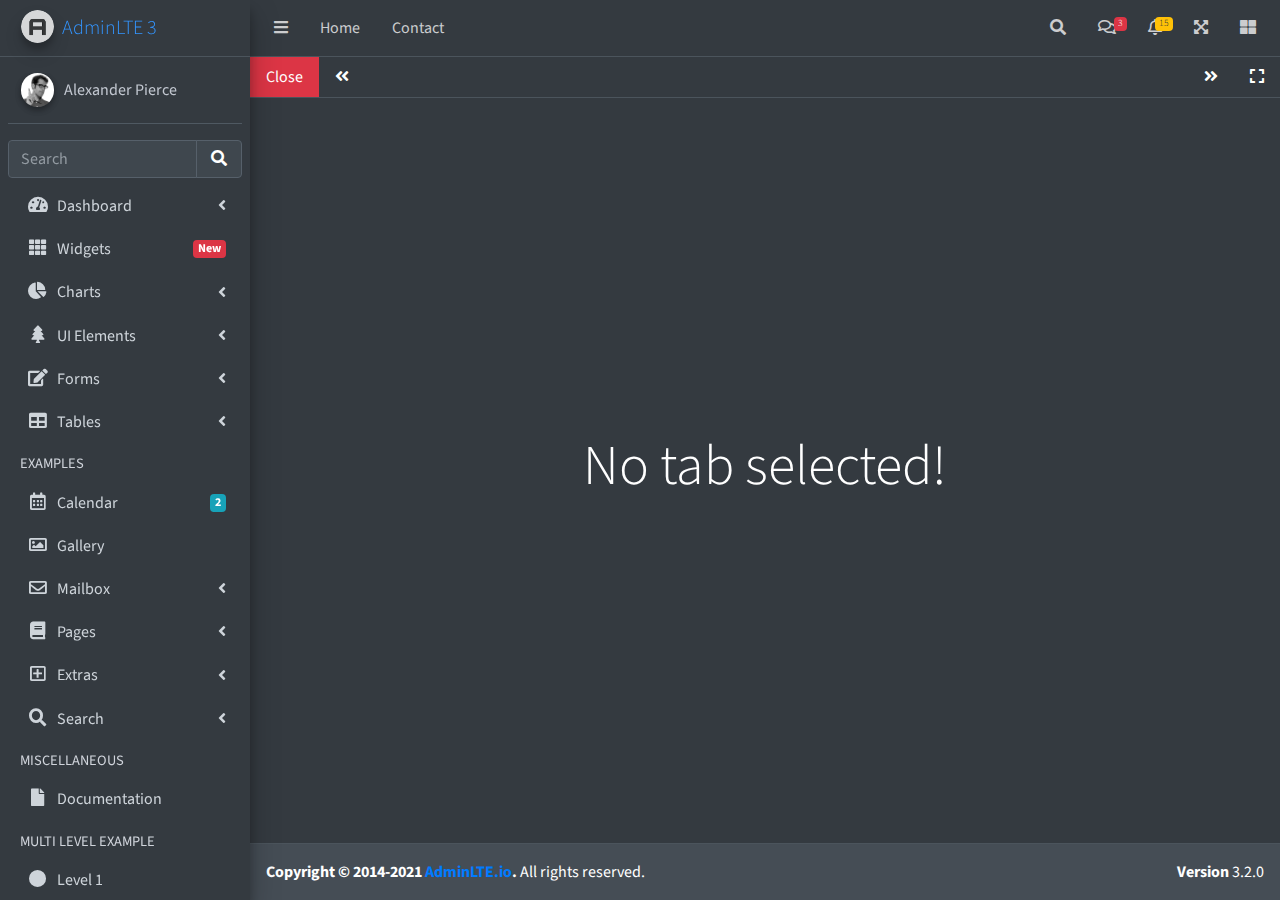
<file: public/AdminLTE/iframe-dark.html>
<!DOCTYPE html>
<html lang="en">
<head>
  <meta charset="utf-8">
  <meta name="viewport" content="width=device-width, initial-scale=1">
  <title>AdminLTE 3 | Tabbed IFrames</title>

  <!-- Google Font: Source Sans Pro -->
  <link rel="stylesheet" href="https://fonts.googleapis.com/css?family=Source+Sans+Pro:300,400,400i,700&display=fallback">
  <!-- Font Awesome -->
  <link rel="stylesheet" href="plugins/fontawesome-free/css/all.min.css">
  <!-- Theme style -->
  <link rel="stylesheet" href="dist/css/adminlte.min.css">
  <!-- overlayScrollbars -->
  <link rel="stylesheet" href="plugins/overlayScrollbars/css/OverlayScrollbars.min.css">
</head>
<body class="hold-transition sidebar-mini layout-fixed dark-mode" data-panel-auto-height-mode="height">
<div class="wrapper">

  <!-- Navbar -->
  <nav class="main-header navbar navbar-expand navbar-dark">
    <!-- Left navbar links -->
    <ul class="navbar-nav">
      <li class="nav-item">
        <a class="nav-link" data-widget="pushmenu" href="#" role="button"><i class="fas fa-bars"></i></a>
      </li>
      <li class="nav-item d-none d-sm-inline-block">
        <a href="index3.html" class="nav-link">Home</a>
      </li>
      <li class="nav-item d-none d-sm-inline-block">
        <a href="#" class="nav-link">Contact</a>
      </li>
    </ul>

    <!-- Right navbar links -->
    <ul class="navbar-nav ml-auto">
      <!-- Navbar Search -->
      <li class="nav-item">
        <a class="nav-link" data-widget="navbar-search" href="#" role="button">
          <i class="fas fa-search"></i>
        </a>
        <div class="navbar-search-block">
          <form class="form-inline">
            <div class="input-group input-group-sm">
              <input class="form-control form-control-navbar" type="search" placeholder="Search" aria-label="Search">
              <div class="input-group-append">
                <button class="btn btn-navbar" type="submit">
                  <i class="fas fa-search"></i>
                </button>
                <button class="btn btn-navbar" type="button" data-widget="navbar-search">
                  <i class="fas fa-times"></i>
                </button>
              </div>
            </div>
          </form>
        </div>
      </li>

      <!-- Messages Dropdown Menu -->
      <li class="nav-item dropdown">
        <a class="nav-link" data-toggle="dropdown" href="#">
          <i class="far fa-comments"></i>
          <span class="badge badge-danger navbar-badge">3</span>
        </a>
        <div class="dropdown-menu dropdown-menu-lg dropdown-menu-right">
          <a href="#" class="dropdown-item">
            <!-- Message Start -->
            <div class="media">
              <img src="dist/img/user1-128x128.jpg" alt="User Avatar" class="img-size-50 mr-3 img-circle">
              <div class="media-body">
                <h3 class="dropdown-item-title">
                  Brad Diesel
                  <span class="float-right text-sm text-danger"><i class="fas fa-star"></i></span>
                </h3>
                <p class="text-sm">Call me whenever you can...</p>
                <p class="text-sm text-muted"><i class="far fa-clock mr-1"></i> 4 Hours Ago</p>
              </div>
            </div>
            <!-- Message End -->
          </a>
          <div class="dropdown-divider"></div>
          <a href="#" class="dropdown-item">
            <!-- Message Start -->
            <div class="media">
              <img src="dist/img/user8-128x128.jpg" alt="User Avatar" class="img-size-50 img-circle mr-3">
              <div class="media-body">
                <h3 class="dropdown-item-title">
                  John Pierce
                  <span class="float-right text-sm text-muted"><i class="fas fa-star"></i></span>
                </h3>
                <p class="text-sm">I got your message bro</p>
                <p class="text-sm text-muted"><i class="far fa-clock mr-1"></i> 4 Hours Ago</p>
              </div>
            </div>
            <!-- Message End -->
          </a>
          <div class="dropdown-divider"></div>
          <a href="#" class="dropdown-item">
            <!-- Message Start -->
            <div class="media">
              <img src="dist/img/user3-128x128.jpg" alt="User Avatar" class="img-size-50 img-circle mr-3">
              <div class="media-body">
                <h3 class="dropdown-item-title">
                  Nora Silvester
                  <span class="float-right text-sm text-warning"><i class="fas fa-star"></i></span>
                </h3>
                <p class="text-sm">The subject goes here</p>
                <p class="text-sm text-muted"><i class="far fa-clock mr-1"></i> 4 Hours Ago</p>
              </div>
            </div>
            <!-- Message End -->
          </a>
          <div class="dropdown-divider"></div>
          <a href="#" class="dropdown-item dropdown-footer">See All Messages</a>
        </div>
      </li>
      <!-- Notifications Dropdown Menu -->
      <li class="nav-item dropdown">
        <a class="nav-link" data-toggle="dropdown" href="#">
          <i class="far fa-bell"></i>
          <span class="badge badge-warning navbar-badge">15</span>
        </a>
        <div class="dropdown-menu dropdown-menu-lg dropdown-menu-right">
          <span class="dropdown-item dropdown-header">15 Notifications</span>
          <div class="dropdown-divider"></div>
          <a href="#" class="dropdown-item">
            <i class="fas fa-envelope mr-2"></i> 4 new messages
            <span class="float-right text-muted text-sm">3 mins</span>
          </a>
          <div class="dropdown-divider"></div>
          <a href="#" class="dropdown-item">
            <i class="fas fa-users mr-2"></i> 8 friend requests
            <span class="float-right text-muted text-sm">12 hours</span>
          </a>
          <div class="dropdown-divider"></div>
          <a href="#" class="dropdown-item">
            <i class="fas fa-file mr-2"></i> 3 new reports
            <span class="float-right text-muted text-sm">2 days</span>
          </a>
          <div class="dropdown-divider"></div>
          <a href="#" class="dropdown-item dropdown-footer">See All Notifications</a>
        </div>
      </li>
      <li class="nav-item">
        <a class="nav-link" data-widget="fullscreen" href="#" role="button">
          <i class="fas fa-expand-arrows-alt"></i>
        </a>
      </li>
      <li class="nav-item">
        <a class="nav-link" data-widget="control-sidebar" data-slide="true" href="#" role="button">
          <i class="fas fa-th-large"></i>
        </a>
      </li>
    </ul>
  </nav>
  <!-- /.navbar -->

  <!-- Main Sidebar Container -->
  <aside class="main-sidebar sidebar-dark-primary elevation-4">
    <!-- Brand Logo -->
    <a href="index3.html" class="brand-link">
      <img src="dist/img/AdminLTELogo.png" alt="AdminLTE Logo" class="brand-image img-circle elevation-3" style="opacity: .8">
      <span class="brand-text font-weight-light">AdminLTE 3</span>
    </a>

    <!-- Sidebar -->
    <div class="sidebar">
      <!-- Sidebar user panel (optional) -->
      <div class="user-panel mt-3 pb-3 mb-3 d-flex">
        <div class="image">
          <img src="dist/img/user2-160x160.jpg" class="img-circle elevation-2" alt="User Image">
        </div>
        <div class="info">
          <a href="#" class="d-block">Alexander Pierce</a>
        </div>
      </div>

      <!-- SidebarSearch Form -->
      <div class="form-inline">
        <div class="input-group" data-widget="sidebar-search">
          <input class="form-control form-control-sidebar" type="search" placeholder="Search" aria-label="Search">
          <div class="input-group-append">
            <button class="btn btn-sidebar">
              <i class="fas fa-search fa-fw"></i>
            </button>
          </div>
        </div>
      </div>

      <!-- Sidebar Menu -->
      <nav class="mt-2">
        <ul class="nav nav-pills nav-sidebar flex-column" data-widget="treeview" role="menu" data-accordion="false">
          <!-- Add icons to the links using the .nav-icon class
               with font-awesome or any other icon font library -->
          <li class="nav-item">
            <a href="#" class="nav-link">
              <i class="nav-icon fas fa-tachometer-alt"></i>
              <p>
                Dashboard
                <i class="right fas fa-angle-left"></i>
              </p>
            </a>
            <ul class="nav nav-treeview">
              <li class="nav-item">
                <a href="./index.html" class="nav-link">
                  <i class="far fa-circle nav-icon"></i>
                  <p>Dashboard v1</p>
                </a>
              </li>
              <li class="nav-item">
                <a href="./index2.html" class="nav-link">
                  <i class="far fa-circle nav-icon"></i>
                  <p>Dashboard v2</p>
                </a>
              </li>
              <li class="nav-item">
                <a href="./index3.html" class="nav-link">
                  <i class="far fa-circle nav-icon"></i>
                  <p>Dashboard v3</p>
                </a>
              </li>
            </ul>
          </li>
          <li class="nav-item">
            <a href="pages/widgets.html" class="nav-link">
              <i class="nav-icon fas fa-th"></i>
              <p>
                Widgets
                <span class="right badge badge-danger">New</span>
              </p>
            </a>
          </li>
          <li class="nav-item">
            <a href="#" class="nav-link">
              <i class="nav-icon fas fa-chart-pie"></i>
              <p>
                Charts
                <i class="right fas fa-angle-left"></i>
              </p>
            </a>
            <ul class="nav nav-treeview">
              <li class="nav-item">
                <a href="pages/charts/chartjs.html" class="nav-link">
                  <i class="far fa-circle nav-icon"></i>
                  <p>ChartJS</p>
                </a>
              </li>
              <li class="nav-item">
                <a href="pages/charts/flot.html" class="nav-link">
                  <i class="far fa-circle nav-icon"></i>
                  <p>Flot</p>
                </a>
              </li>
              <li class="nav-item">
                <a href="pages/charts/inline.html" class="nav-link">
                  <i class="far fa-circle nav-icon"></i>
                  <p>Inline</p>
                </a>
              </li>
            </ul>
          </li>
          <li class="nav-item">
            <a href="#" class="nav-link">
              <i class="nav-icon fas fa-tree"></i>
              <p>
                UI Elements
                <i class="fas fa-angle-left right"></i>
              </p>
            </a>
            <ul class="nav nav-treeview">
              <li class="nav-item">
                <a href="pages/UI/general.html" class="nav-link">
                  <i class="far fa-circle nav-icon"></i>
                  <p>General</p>
                </a>
              </li>
              <li class="nav-item">
                <a href="pages/UI/icons.html" class="nav-link">
                  <i class="far fa-circle nav-icon"></i>
                  <p>Icons</p>
                </a>
              </li>
              <li class="nav-item">
                <a href="pages/UI/buttons.html" class="nav-link">
                  <i class="far fa-circle nav-icon"></i>
                  <p>Buttons</p>
                </a>
              </li>
              <li class="nav-item">
                <a href="pages/UI/sliders.html" class="nav-link">
                  <i class="far fa-circle nav-icon"></i>
                  <p>Sliders</p>
                </a>
              </li>
              <li class="nav-item">
                <a href="pages/UI/modals.html" class="nav-link">
                  <i class="far fa-circle nav-icon"></i>
                  <p>Modals & Alerts</p>
                </a>
              </li>
              <li class="nav-item">
                <a href="pages/UI/navbar.html" class="nav-link">
                  <i class="far fa-circle nav-icon"></i>
                  <p>Navbar & Tabs</p>
                </a>
              </li>
              <li class="nav-item">
                <a href="pages/UI/timeline.html" class="nav-link">
                  <i class="far fa-circle nav-icon"></i>
                  <p>Timeline</p>
                </a>
              </li>
              <li class="nav-item">
                <a href="pages/UI/ribbons.html" class="nav-link">
                  <i class="far fa-circle nav-icon"></i>
                  <p>Ribbons</p>
                </a>
              </li>
            </ul>
          </li>
          <li class="nav-item">
            <a href="#" class="nav-link">
              <i class="nav-icon fas fa-edit"></i>
              <p>
                Forms
                <i class="fas fa-angle-left right"></i>
              </p>
            </a>
            <ul class="nav nav-treeview">
              <li class="nav-item">
                <a href="pages/forms/general.html" class="nav-link">
                  <i class="far fa-circle nav-icon"></i>
                  <p>General Elements</p>
                </a>
              </li>
              <li class="nav-item">
                <a href="pages/forms/advanced.html" class="nav-link">
                  <i class="far fa-circle nav-icon"></i>
                  <p>Advanced Elements</p>
                </a>
              </li>
              <li class="nav-item">
                <a href="pages/forms/editors.html" class="nav-link">
                  <i class="far fa-circle nav-icon"></i>
                  <p>Editors</p>
                </a>
              </li>
              <li class="nav-item">
                <a href="pages/forms/validation.html" class="nav-link">
                  <i class="far fa-circle nav-icon"></i>
                  <p>Validation</p>
                </a>
              </li>
            </ul>
          </li>
          <li class="nav-item">
            <a href="#" class="nav-link">
              <i class="nav-icon fas fa-table"></i>
              <p>
                Tables
                <i class="fas fa-angle-left right"></i>
              </p>
            </a>
            <ul class="nav nav-treeview">
              <li class="nav-item">
                <a href="pages/tables/simple.html" class="nav-link">
                  <i class="far fa-circle nav-icon"></i>
                  <p>Simple Tables</p>
                </a>
              </li>
              <li class="nav-item">
                <a href="pages/tables/data.html" class="nav-link">
                  <i class="far fa-circle nav-icon"></i>
                  <p>DataTables</p>
                </a>
              </li>
              <li class="nav-item">
                <a href="pages/tables/jsgrid.html" class="nav-link">
                  <i class="far fa-circle nav-icon"></i>
                  <p>jsGrid</p>
                </a>
              </li>
            </ul>
          </li>
          <li class="nav-header">EXAMPLES</li>
          <li class="nav-item">
            <a href="pages/calendar.html" class="nav-link">
              <i class="nav-icon far fa-calendar-alt"></i>
              <p>
                Calendar
                <span class="badge badge-info right">2</span>
              </p>
            </a>
          </li>
          <li class="nav-item">
            <a href="pages/gallery.html" class="nav-link">
              <i class="nav-icon far fa-image"></i>
              <p>
                Gallery
              </p>
            </a>
          </li>
          <li class="nav-item">
            <a href="#" class="nav-link">
              <i class="nav-icon far fa-envelope"></i>
              <p>
                Mailbox
                <i class="fas fa-angle-left right"></i>
              </p>
            </a>
            <ul class="nav nav-treeview">
              <li class="nav-item">
                <a href="pages/mailbox/mailbox.html" class="nav-link">
                  <i class="far fa-circle nav-icon"></i>
                  <p>Inbox</p>
                </a>
              </li>
              <li class="nav-item">
                <a href="pages/mailbox/compose.html" class="nav-link">
                  <i class="far fa-circle nav-icon"></i>
                  <p>Compose</p>
                </a>
              </li>
              <li class="nav-item">
                <a href="pages/mailbox/read-mail.html" class="nav-link">
                  <i class="far fa-circle nav-icon"></i>
                  <p>Read</p>
                </a>
              </li>
            </ul>
          </li>
          <li class="nav-item">
            <a href="#" class="nav-link">
              <i class="nav-icon fas fa-book"></i>
              <p>
                Pages
                <i class="fas fa-angle-left right"></i>
              </p>
            </a>
            <ul class="nav nav-treeview">
              <li class="nav-item">
                <a href="pages/examples/invoice.html" class="nav-link">
                  <i class="far fa-circle nav-icon"></i>
                  <p>Invoice</p>
                </a>
              </li>
              <li class="nav-item">
                <a href="pages/examples/profile.html" class="nav-link">
                  <i class="far fa-circle nav-icon"></i>
                  <p>Profile</p>
                </a>
              </li>
              <li class="nav-item">
                <a href="pages/examples/e-commerce.html" class="nav-link">
                  <i class="far fa-circle nav-icon"></i>
                  <p>E-commerce</p>
                </a>
              </li>
              <li class="nav-item">
                <a href="pages/examples/projects.html" class="nav-link">
                  <i class="far fa-circle nav-icon"></i>
                  <p>Projects</p>
                </a>
              </li>
              <li class="nav-item">
                <a href="pages/examples/project-add.html" class="nav-link">
                  <i class="far fa-circle nav-icon"></i>
                  <p>Project Add</p>
                </a>
              </li>
              <li class="nav-item">
                <a href="pages/examples/project-edit.html" class="nav-link">
                  <i class="far fa-circle nav-icon"></i>
                  <p>Project Edit</p>
                </a>
              </li>
              <li class="nav-item">
                <a href="pages/examples/project-detail.html" class="nav-link">
                  <i class="far fa-circle nav-icon"></i>
                  <p>Project Detail</p>
                </a>
              </li>
              <li class="nav-item">
                <a href="pages/examples/contacts.html" class="nav-link">
                  <i class="far fa-circle nav-icon"></i>
                  <p>Contacts</p>
                </a>
              </li>
              <li class="nav-item">
                <a href="pages/examples/faq.html" class="nav-link">
                  <i class="far fa-circle nav-icon"></i>
                  <p>FAQ</p>
                </a>
              </li>
              <li class="nav-item">
                <a href="pages/examples/contact-us.html" class="nav-link">
                  <i class="far fa-circle nav-icon"></i>
                  <p>Contact us</p>
                </a>
              </li>
            </ul>
          </li>
          <li class="nav-item">
            <a href="#" class="nav-link">
              <i class="nav-icon far fa-plus-square"></i>
              <p>
                Extras
                <i class="fas fa-angle-left right"></i>
              </p>
            </a>
            <ul class="nav nav-treeview">
              <li class="nav-item">
                <a href="#" class="nav-link">
                  <i class="far fa-circle nav-icon"></i>
                  <p>
                    Login & Register v1
                    <i class="fas fa-angle-left right"></i>
                  </p>
                </a>
                <ul class="nav nav-treeview">
                  <li class="nav-item">
                    <a href="pages/examples/login.html" class="nav-link">
                      <i class="far fa-circle nav-icon"></i>
                      <p>Login v1</p>
                    </a>
                  </li>
                  <li class="nav-item">
                    <a href="pages/examples/register.html" class="nav-link">
                      <i class="far fa-circle nav-icon"></i>
                      <p>Register v1</p>
                    </a>
                  </li>
                  <li class="nav-item">
                    <a href="pages/examples/forgot-password.html" class="nav-link">
                      <i class="far fa-circle nav-icon"></i>
                      <p>Forgot Password v1</p>
                    </a>
                  </li>
                  <li class="nav-item">
                    <a href="pages/examples/recover-password.html" class="nav-link">
                      <i class="far fa-circle nav-icon"></i>
                      <p>Recover Password v1</p>
                    </a>
                  </li>
                </ul>
              </li>
              <li class="nav-item">
                <a href="#" class="nav-link">
                  <i class="far fa-circle nav-icon"></i>
                  <p>
                    Login & Register v2
                    <i class="fas fa-angle-left right"></i>
                  </p>
                </a>
                <ul class="nav nav-treeview">
                  <li class="nav-item">
                    <a href="pages/examples/login-v2.html" class="nav-link">
                      <i class="far fa-circle nav-icon"></i>
                      <p>Login v2</p>
                    </a>
                  </li>
                  <li class="nav-item">
                    <a href="pages/examples/register-v2.html" class="nav-link">
                      <i class="far fa-circle nav-icon"></i>
                      <p>Register v2</p>
                    </a>
                  </li>
                  <li class="nav-item">
                    <a href="pages/examples/forgot-password-v2.html" class="nav-link">
                      <i class="far fa-circle nav-icon"></i>
                      <p>Forgot Password v2</p>
                    </a>
                  </li>
                  <li class="nav-item">
                    <a href="pages/examples/recover-password-v2.html" class="nav-link">
                      <i class="far fa-circle nav-icon"></i>
                      <p>Recover Password v2</p>
                    </a>
                  </li>
                </ul>
              </li>
              <li class="nav-item">
                <a href="pages/examples/lockscreen.html" class="nav-link">
                  <i class="far fa-circle nav-icon"></i>
                  <p>Lockscreen</p>
                </a>
              </li>
              <li class="nav-item">
                <a href="pages/examples/legacy-user-menu.html" class="nav-link">
                  <i class="far fa-circle nav-icon"></i>
                  <p>Legacy User Menu</p>
                </a>
              </li>
              <li class="nav-item">
                <a href="pages/examples/language-menu.html" class="nav-link">
                  <i class="far fa-circle nav-icon"></i>
                  <p>Language Menu</p>
                </a>
              </li>
              <li class="nav-item">
                <a href="pages/examples/404.html" class="nav-link">
                  <i class="far fa-circle nav-icon"></i>
                  <p>Error 404</p>
                </a>
              </li>
              <li class="nav-item">
                <a href="pages/examples/500.html" class="nav-link">
                  <i class="far fa-circle nav-icon"></i>
                  <p>Error 500</p>
                </a>
              </li>
              <li class="nav-item">
                <a href="pages/examples/pace.html" class="nav-link">
                  <i class="far fa-circle nav-icon"></i>
                  <p>Pace</p>
                </a>
              </li>
              <li class="nav-item">
                <a href="pages/examples/blank.html" class="nav-link">
                  <i class="far fa-circle nav-icon"></i>
                  <p>Blank Page</p>
                </a>
              </li>
              <li class="nav-item">
                <a href="starter.html" class="nav-link">
                  <i class="far fa-circle nav-icon"></i>
                  <p>Starter Page</p>
                </a>
              </li>
            </ul>
          </li>
          <li class="nav-item">
            <a href="#" class="nav-link">
              <i class="nav-icon fas fa-search"></i>
              <p>
                Search
                <i class="fas fa-angle-left right"></i>
              </p>
            </a>
            <ul class="nav nav-treeview">
              <li class="nav-item">
                <a href="pages/search/simple.html" class="nav-link">
                  <i class="far fa-circle nav-icon"></i>
                  <p>Simple Search</p>
                </a>
              </li>
              <li class="nav-item">
                <a href="pages/search/enhanced.html" class="nav-link">
                  <i class="far fa-circle nav-icon"></i>
                  <p>Enhanced</p>
                </a>
              </li>
            </ul>
          </li>
          <li class="nav-header">MISCELLANEOUS</li>
          <li class="nav-item">
            <a href="https://adminlte.io/docs/3.1/" class="nav-link">
              <i class="nav-icon fas fa-file"></i>
              <p>Documentation</p>
            </a>
          </li>
          <li class="nav-header">MULTI LEVEL EXAMPLE</li>
          <li class="nav-item">
            <a href="#" class="nav-link">
              <i class="fas fa-circle nav-icon"></i>
              <p>Level 1</p>
            </a>
          </li>
          <li class="nav-item">
            <a href="#" class="nav-link">
              <i class="nav-icon fas fa-circle"></i>
              <p>
                Level 1
                <i class="right fas fa-angle-left"></i>
              </p>
            </a>
            <ul class="nav nav-treeview">
              <li class="nav-item">
                <a href="#" class="nav-link">
                  <i class="far fa-circle nav-icon"></i>
                  <p>Level 2</p>
                </a>
              </li>
              <li class="nav-item">
                <a href="#" class="nav-link">
                  <i class="far fa-circle nav-icon"></i>
                  <p>
                    Level 2
                    <i class="right fas fa-angle-left"></i>
                  </p>
                </a>
                <ul class="nav nav-treeview">
                  <li class="nav-item">
                    <a href="#" class="nav-link">
                      <i class="far fa-dot-circle nav-icon"></i>
                      <p>Level 3</p>
                    </a>
                  </li>
                  <li class="nav-item">
                    <a href="#" class="nav-link">
                      <i class="far fa-dot-circle nav-icon"></i>
                      <p>Level 3</p>
                    </a>
                  </li>
                  <li class="nav-item">
                    <a href="#" class="nav-link">
                      <i class="far fa-dot-circle nav-icon"></i>
                      <p>Level 3</p>
                    </a>
                  </li>
                </ul>
              </li>
              <li class="nav-item">
                <a href="#" class="nav-link">
                  <i class="far fa-circle nav-icon"></i>
                  <p>Level 2</p>
                </a>
              </li>
            </ul>
          </li>
          <li class="nav-item">
            <a href="#" class="nav-link">
              <i class="fas fa-circle nav-icon"></i>
              <p>Level 1</p>
            </a>
          </li>
          <li class="nav-header">LABELS</li>
          <li class="nav-item">
            <a href="#" class="nav-link">
              <i class="nav-icon far fa-circle text-danger"></i>
              <p class="text">Important</p>
            </a>
          </li>
          <li class="nav-item">
            <a href="#" class="nav-link">
              <i class="nav-icon far fa-circle text-warning"></i>
              <p>Warning</p>
            </a>
          </li>
          <li class="nav-item">
            <a href="#" class="nav-link">
              <i class="nav-icon far fa-circle text-info"></i>
              <p>Informational</p>
            </a>
          </li>
        </ul>
      </nav>
      <!-- /.sidebar-menu -->
    </div>
    <!-- /.sidebar -->
  </aside>

  <!-- Content Wrapper. Contains page content -->
  <div class="content-wrapper iframe-mode bg-dark" data-widget="iframe" data-auto-dark-mode="true" data-loading-screen="750">
    <div class="nav navbar navbar-expand-lg navbar-dark border-bottom border-dark p-0">
      <a class="nav-link bg-danger" href="#" data-widget="iframe-close">Close</a>
      <a class="nav-link bg-dark" href="#" data-widget="iframe-scrollleft"><i class="fas fa-angle-double-left"></i></a>
      <ul class="navbar-nav" role="tablist">
      </ul>
      <a class="nav-link bg-dark" href="#" data-widget="iframe-scrollright"><i class="fas fa-angle-double-right"></i></a>
      <a class="nav-link bg-dark" href="#" data-widget="iframe-fullscreen"><i class="fas fa-expand"></i></a>
    </div>
    <div class="tab-content">
      <div class="tab-empty">
        <h2 class="display-4">No tab selected!</h2>
      </div>
      <div class="tab-loading">
        <div>
          <h2 class="display-4">Tab is loading <i class="fa fa-sync fa-spin"></i></h2>
        </div>
      </div>
    </div>
  </div>
    <!-- /.content-wrapper -->
  <footer class="main-footer dark-mode">
    <strong>Copyright &copy; 2014-2021 <a href="https://adminlte.io">AdminLTE.io</a>.</strong>
    All rights reserved.
    <div class="float-right d-none d-sm-inline-block">
      <b>Version</b> 3.2.0
    </div>
  </footer>

  <!-- Control Sidebar -->
  <aside class="control-sidebar control-sidebar-dark">
    <!-- Control sidebar content goes here -->
  </aside>
  <!-- /.control-sidebar -->
</div>
<!-- ./wrapper -->

<!-- jQuery -->
<script src="plugins/jquery/jquery.min.js"></script>
<!-- jQuery UI 1.11.4 -->
<script src="plugins/jquery-ui/jquery-ui.min.js"></script>
<!-- Resolve conflict in jQuery UI tooltip with Bootstrap tooltip -->
<script>
  $.widget.bridge('uibutton', $.ui.button)
</script>
<!-- Bootstrap 4 -->
<script src="plugins/bootstrap/js/bootstrap.bundle.min.js"></script>
<!-- overlayScrollbars -->
<script src="plugins/overlayScrollbars/js/jquery.overlayScrollbars.min.js"></script>
<!-- AdminLTE App -->
<script src="dist/js/adminlte.js"></script>
<!-- AdminLTE for demo purposes -->
<script src="dist/js/demo.js"></script>
</body>
</html>
</file>
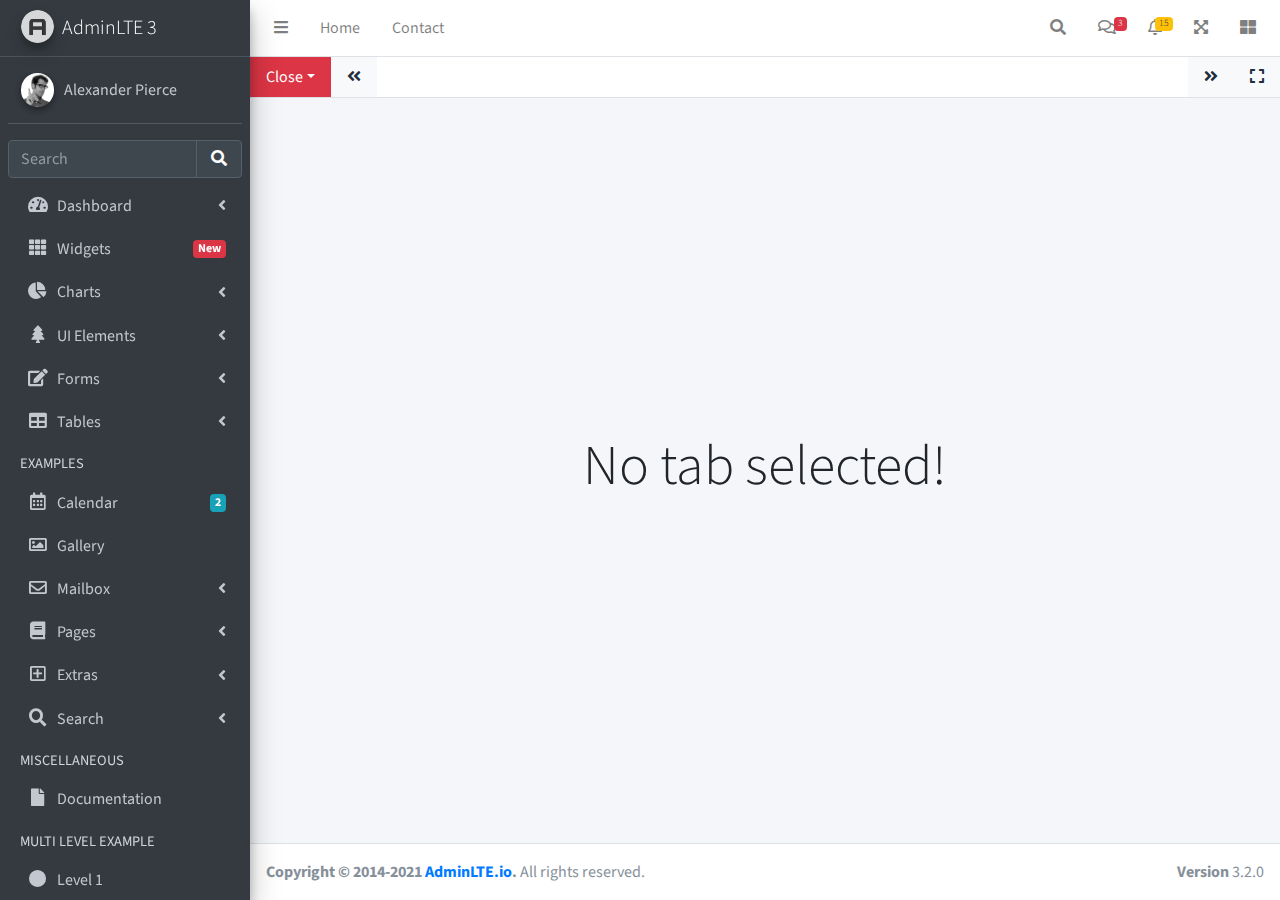
<file: public/AdminLTE/iframe.html>
<!DOCTYPE html>
<html lang="en">
<head>
  <meta charset="utf-8">
  <meta name="viewport" content="width=device-width, initial-scale=1">
  <title>AdminLTE 3 | Tabbed IFrames</title>

  <!-- Google Font: Source Sans Pro -->
  <link rel="stylesheet" href="https://fonts.googleapis.com/css?family=Source+Sans+Pro:300,400,400i,700&display=fallback">
  <!-- Font Awesome -->
  <link rel="stylesheet" href="plugins/fontawesome-free/css/all.min.css">
  <!-- Theme style -->
  <link rel="stylesheet" href="dist/css/adminlte.min.css">
  <!-- overlayScrollbars -->
  <link rel="stylesheet" href="plugins/overlayScrollbars/css/OverlayScrollbars.min.css">
</head>
<body class="hold-transition sidebar-mini layout-fixed" data-panel-auto-height-mode="height">
<div class="wrapper">

  <!-- Navbar -->
  <nav class="main-header navbar navbar-expand navbar-white navbar-light">
    <!-- Left navbar links -->
    <ul class="navbar-nav">
      <li class="nav-item">
        <a class="nav-link" data-widget="pushmenu" href="#" role="button"><i class="fas fa-bars"></i></a>
      </li>
      <li class="nav-item d-none d-sm-inline-block">
        <a href="index3.html" class="nav-link">Home</a>
      </li>
      <li class="nav-item d-none d-sm-inline-block">
        <a href="#" class="nav-link">Contact</a>
      </li>
    </ul>

    <!-- Right navbar links -->
    <ul class="navbar-nav ml-auto">
      <!-- Navbar Search -->
      <li class="nav-item">
        <a class="nav-link" data-widget="navbar-search" href="#" role="button">
          <i class="fas fa-search"></i>
        </a>
        <div class="navbar-search-block">
          <form class="form-inline">
            <div class="input-group input-group-sm">
              <input class="form-control form-control-navbar" type="search" placeholder="Search" aria-label="Search">
              <div class="input-group-append">
                <button class="btn btn-navbar" type="submit">
                  <i class="fas fa-search"></i>
                </button>
                <button class="btn btn-navbar" type="button" data-widget="navbar-search">
                  <i class="fas fa-times"></i>
                </button>
              </div>
            </div>
          </form>
        </div>
      </li>

      <!-- Messages Dropdown Menu -->
      <li class="nav-item dropdown">
        <a class="nav-link" data-toggle="dropdown" href="#">
          <i class="far fa-comments"></i>
          <span class="badge badge-danger navbar-badge">3</span>
        </a>
        <div class="dropdown-menu dropdown-menu-lg dropdown-menu-right">
          <a href="#" class="dropdown-item">
            <!-- Message Start -->
            <div class="media">
              <img src="dist/img/user1-128x128.jpg" alt="User Avatar" class="img-size-50 mr-3 img-circle">
              <div class="media-body">
                <h3 class="dropdown-item-title">
                  Brad Diesel
                  <span class="float-right text-sm text-danger"><i class="fas fa-star"></i></span>
                </h3>
                <p class="text-sm">Call me whenever you can...</p>
                <p class="text-sm text-muted"><i class="far fa-clock mr-1"></i> 4 Hours Ago</p>
              </div>
            </div>
            <!-- Message End -->
          </a>
          <div class="dropdown-divider"></div>
          <a href="#" class="dropdown-item">
            <!-- Message Start -->
            <div class="media">
              <img src="dist/img/user8-128x128.jpg" alt="User Avatar" class="img-size-50 img-circle mr-3">
              <div class="media-body">
                <h3 class="dropdown-item-title">
                  John Pierce
                  <span class="float-right text-sm text-muted"><i class="fas fa-star"></i></span>
                </h3>
                <p class="text-sm">I got your message bro</p>
                <p class="text-sm text-muted"><i class="far fa-clock mr-1"></i> 4 Hours Ago</p>
              </div>
            </div>
            <!-- Message End -->
          </a>
          <div class="dropdown-divider"></div>
          <a href="#" class="dropdown-item">
            <!-- Message Start -->
            <div class="media">
              <img src="dist/img/user3-128x128.jpg" alt="User Avatar" class="img-size-50 img-circle mr-3">
              <div class="media-body">
                <h3 class="dropdown-item-title">
                  Nora Silvester
                  <span class="float-right text-sm text-warning"><i class="fas fa-star"></i></span>
                </h3>
                <p class="text-sm">The subject goes here</p>
                <p class="text-sm text-muted"><i class="far fa-clock mr-1"></i> 4 Hours Ago</p>
              </div>
            </div>
            <!-- Message End -->
          </a>
          <div class="dropdown-divider"></div>
          <a href="#" class="dropdown-item dropdown-footer">See All Messages</a>
        </div>
      </li>
      <!-- Notifications Dropdown Menu -->
      <li class="nav-item dropdown">
        <a class="nav-link" data-toggle="dropdown" href="#">
          <i class="far fa-bell"></i>
          <span class="badge badge-warning navbar-badge">15</span>
        </a>
        <div class="dropdown-menu dropdown-menu-lg dropdown-menu-right">
          <span class="dropdown-item dropdown-header">15 Notifications</span>
          <div class="dropdown-divider"></div>
          <a href="#" class="dropdown-item">
            <i class="fas fa-envelope mr-2"></i> 4 new messages
            <span class="float-right text-muted text-sm">3 mins</span>
          </a>
          <div class="dropdown-divider"></div>
          <a href="#" class="dropdown-item">
            <i class="fas fa-users mr-2"></i> 8 friend requests
            <span class="float-right text-muted text-sm">12 hours</span>
          </a>
          <div class="dropdown-divider"></div>
          <a href="#" class="dropdown-item">
            <i class="fas fa-file mr-2"></i> 3 new reports
            <span class="float-right text-muted text-sm">2 days</span>
          </a>
          <div class="dropdown-divider"></div>
          <a href="#" class="dropdown-item dropdown-footer">See All Notifications</a>
        </div>
      </li>
      <li class="nav-item">
        <a class="nav-link" data-widget="fullscreen" href="#" role="button">
          <i class="fas fa-expand-arrows-alt"></i>
        </a>
      </li>
      <li class="nav-item">
        <a class="nav-link" data-widget="control-sidebar" data-slide="true" href="#" role="button">
          <i class="fas fa-th-large"></i>
        </a>
      </li>
    </ul>
  </nav>
  <!-- /.navbar -->

  <!-- Main Sidebar Container -->
  <aside class="main-sidebar sidebar-dark-primary elevation-4">
    <!-- Brand Logo -->
    <a href="index3.html" class="brand-link">
      <img src="dist/img/AdminLTELogo.png" alt="AdminLTE Logo" class="brand-image img-circle elevation-3" style="opacity: .8">
      <span class="brand-text font-weight-light">AdminLTE 3</span>
    </a>

    <!-- Sidebar -->
    <div class="sidebar">
      <!-- Sidebar user panel (optional) -->
      <div class="user-panel mt-3 pb-3 mb-3 d-flex">
        <div class="image">
          <img src="dist/img/user2-160x160.jpg" class="img-circle elevation-2" alt="User Image">
        </div>
        <div class="info">
          <a href="#" class="d-block">Alexander Pierce</a>
        </div>
      </div>

      <!-- SidebarSearch Form -->
      <div class="form-inline">
        <div class="input-group" data-widget="sidebar-search">
          <input class="form-control form-control-sidebar" type="search" placeholder="Search" aria-label="Search">
          <div class="input-group-append">
            <button class="btn btn-sidebar">
              <i class="fas fa-search fa-fw"></i>
            </button>
          </div>
        </div>
      </div>

      <!-- Sidebar Menu -->
      <nav class="mt-2">
        <ul class="nav nav-pills nav-sidebar flex-column" data-widget="treeview" role="menu" data-accordion="false">
          <!-- Add icons to the links using the .nav-icon class
               with font-awesome or any other icon font library -->
          <li class="nav-item">
            <a href="#" class="nav-link">
              <i class="nav-icon fas fa-tachometer-alt"></i>
              <p>
                Dashboard
                <i class="right fas fa-angle-left"></i>
              </p>
            </a>
            <ul class="nav nav-treeview">
              <li class="nav-item">
                <a href="./index.html" class="nav-link">
                  <i class="far fa-circle nav-icon"></i>
                  <p>Dashboard v1</p>
                </a>
              </li>
              <li class="nav-item">
                <a href="./index2.html" class="nav-link">
                  <i class="far fa-circle nav-icon"></i>
                  <p>Dashboard v2</p>
                </a>
              </li>
              <li class="nav-item">
                <a href="./index3.html" class="nav-link">
                  <i class="far fa-circle nav-icon"></i>
                  <p>Dashboard v3</p>
                </a>
              </li>
            </ul>
          </li>
          <li class="nav-item">
            <a href="pages/widgets.html" class="nav-link">
              <i class="nav-icon fas fa-th"></i>
              <p>
                Widgets
                <span class="right badge badge-danger">New</span>
              </p>
            </a>
          </li>
          <li class="nav-item">
            <a href="#" class="nav-link">
              <i class="nav-icon fas fa-chart-pie"></i>
              <p>
                Charts
                <i class="right fas fa-angle-left"></i>
              </p>
            </a>
            <ul class="nav nav-treeview">
              <li class="nav-item">
                <a href="pages/charts/chartjs.html" class="nav-link">
                  <i class="far fa-circle nav-icon"></i>
                  <p>ChartJS</p>
                </a>
              </li>
              <li class="nav-item">
                <a href="pages/charts/flot.html" class="nav-link">
                  <i class="far fa-circle nav-icon"></i>
                  <p>Flot</p>
                </a>
              </li>
              <li class="nav-item">
                <a href="pages/charts/inline.html" class="nav-link">
                  <i class="far fa-circle nav-icon"></i>
                  <p>Inline</p>
                </a>
              </li>
            </ul>
          </li>
          <li class="nav-item">
            <a href="#" class="nav-link">
              <i class="nav-icon fas fa-tree"></i>
              <p>
                UI Elements
                <i class="fas fa-angle-left right"></i>
              </p>
            </a>
            <ul class="nav nav-treeview">
              <li class="nav-item">
                <a href="pages/UI/general.html" class="nav-link">
                  <i class="far fa-circle nav-icon"></i>
                  <p>General</p>
                </a>
              </li>
              <li class="nav-item">
                <a href="pages/UI/icons.html" class="nav-link">
                  <i class="far fa-circle nav-icon"></i>
                  <p>Icons</p>
                </a>
              </li>
              <li class="nav-item">
                <a href="pages/UI/buttons.html" class="nav-link">
                  <i class="far fa-circle nav-icon"></i>
                  <p>Buttons</p>
                </a>
              </li>
              <li class="nav-item">
                <a href="pages/UI/sliders.html" class="nav-link">
                  <i class="far fa-circle nav-icon"></i>
                  <p>Sliders</p>
                </a>
              </li>
              <li class="nav-item">
                <a href="pages/UI/modals.html" class="nav-link">
                  <i class="far fa-circle nav-icon"></i>
                  <p>Modals & Alerts</p>
                </a>
              </li>
              <li class="nav-item">
                <a href="pages/UI/navbar.html" class="nav-link">
                  <i class="far fa-circle nav-icon"></i>
                  <p>Navbar & Tabs</p>
                </a>
              </li>
              <li class="nav-item">
                <a href="pages/UI/timeline.html" class="nav-link">
                  <i class="far fa-circle nav-icon"></i>
                  <p>Timeline</p>
                </a>
              </li>
              <li class="nav-item">
                <a href="pages/UI/ribbons.html" class="nav-link">
                  <i class="far fa-circle nav-icon"></i>
                  <p>Ribbons</p>
                </a>
              </li>
            </ul>
          </li>
          <li class="nav-item">
            <a href="#" class="nav-link">
              <i class="nav-icon fas fa-edit"></i>
              <p>
                Forms
                <i class="fas fa-angle-left right"></i>
              </p>
            </a>
            <ul class="nav nav-treeview">
              <li class="nav-item">
                <a href="pages/forms/general.html" class="nav-link">
                  <i class="far fa-circle nav-icon"></i>
                  <p>General Elements</p>
                </a>
              </li>
              <li class="nav-item">
                <a href="pages/forms/advanced.html" class="nav-link">
                  <i class="far fa-circle nav-icon"></i>
                  <p>Advanced Elements</p>
                </a>
              </li>
              <li class="nav-item">
                <a href="pages/forms/editors.html" class="nav-link">
                  <i class="far fa-circle nav-icon"></i>
                  <p>Editors</p>
                </a>
              </li>
              <li class="nav-item">
                <a href="pages/forms/validation.html" class="nav-link">
                  <i class="far fa-circle nav-icon"></i>
                  <p>Validation</p>
                </a>
              </li>
            </ul>
          </li>
          <li class="nav-item">
            <a href="#" class="nav-link">
              <i class="nav-icon fas fa-table"></i>
              <p>
                Tables
                <i class="fas fa-angle-left right"></i>
              </p>
            </a>
            <ul class="nav nav-treeview">
              <li class="nav-item">
                <a href="pages/tables/simple.html" class="nav-link">
                  <i class="far fa-circle nav-icon"></i>
                  <p>Simple Tables</p>
                </a>
              </li>
              <li class="nav-item">
                <a href="pages/tables/data.html" class="nav-link">
                  <i class="far fa-circle nav-icon"></i>
                  <p>DataTables</p>
                </a>
              </li>
              <li class="nav-item">
                <a href="pages/tables/jsgrid.html" class="nav-link">
                  <i class="far fa-circle nav-icon"></i>
                  <p>jsGrid</p>
                </a>
              </li>
            </ul>
          </li>
          <li class="nav-header">EXAMPLES</li>
          <li class="nav-item">
            <a href="pages/calendar.html" class="nav-link">
              <i class="nav-icon far fa-calendar-alt"></i>
              <p>
                Calendar
                <span class="badge badge-info right">2</span>
              </p>
            </a>
          </li>
          <li class="nav-item">
            <a href="pages/gallery.html" class="nav-link">
              <i class="nav-icon far fa-image"></i>
              <p>
                Gallery
              </p>
            </a>
          </li>
          <li class="nav-item">
            <a href="#" class="nav-link">
              <i class="nav-icon far fa-envelope"></i>
              <p>
                Mailbox
                <i class="fas fa-angle-left right"></i>
              </p>
            </a>
            <ul class="nav nav-treeview">
              <li class="nav-item">
                <a href="pages/mailbox/mailbox.html" class="nav-link">
                  <i class="far fa-circle nav-icon"></i>
                  <p>Inbox</p>
                </a>
              </li>
              <li class="nav-item">
                <a href="pages/mailbox/compose.html" class="nav-link">
                  <i class="far fa-circle nav-icon"></i>
                  <p>Compose</p>
                </a>
              </li>
              <li class="nav-item">
                <a href="pages/mailbox/read-mail.html" class="nav-link">
                  <i class="far fa-circle nav-icon"></i>
                  <p>Read</p>
                </a>
              </li>
            </ul>
          </li>
          <li class="nav-item">
            <a href="#" class="nav-link">
              <i class="nav-icon fas fa-book"></i>
              <p>
                Pages
                <i class="fas fa-angle-left right"></i>
              </p>
            </a>
            <ul class="nav nav-treeview">
              <li class="nav-item">
                <a href="pages/examples/invoice.html" class="nav-link">
                  <i class="far fa-circle nav-icon"></i>
                  <p>Invoice</p>
                </a>
              </li>
              <li class="nav-item">
                <a href="pages/examples/profile.html" class="nav-link">
                  <i class="far fa-circle nav-icon"></i>
                  <p>Profile</p>
                </a>
              </li>
              <li class="nav-item">
                <a href="pages/examples/e-commerce.html" class="nav-link">
                  <i class="far fa-circle nav-icon"></i>
                  <p>E-commerce</p>
                </a>
              </li>
              <li class="nav-item">
                <a href="pages/examples/projects.html" class="nav-link">
                  <i class="far fa-circle nav-icon"></i>
                  <p>Projects</p>
                </a>
              </li>
              <li class="nav-item">
                <a href="pages/examples/project-add.html" class="nav-link">
                  <i class="far fa-circle nav-icon"></i>
                  <p>Project Add</p>
                </a>
              </li>
              <li class="nav-item">
                <a href="pages/examples/project-edit.html" class="nav-link">
                  <i class="far fa-circle nav-icon"></i>
                  <p>Project Edit</p>
                </a>
              </li>
              <li class="nav-item">
                <a href="pages/examples/project-detail.html" class="nav-link">
                  <i class="far fa-circle nav-icon"></i>
                  <p>Project Detail</p>
                </a>
              </li>
              <li class="nav-item">
                <a href="pages/examples/contacts.html" class="nav-link">
                  <i class="far fa-circle nav-icon"></i>
                  <p>Contacts</p>
                </a>
              </li>
              <li class="nav-item">
                <a href="pages/examples/faq.html" class="nav-link">
                  <i class="far fa-circle nav-icon"></i>
                  <p>FAQ</p>
                </a>
              </li>
              <li class="nav-item">
                <a href="pages/examples/contact-us.html" class="nav-link">
                  <i class="far fa-circle nav-icon"></i>
                  <p>Contact us</p>
                </a>
              </li>
            </ul>
          </li>
          <li class="nav-item">
            <a href="#" class="nav-link">
              <i class="nav-icon far fa-plus-square"></i>
              <p>
                Extras
                <i class="fas fa-angle-left right"></i>
              </p>
            </a>
            <ul class="nav nav-treeview">
              <li class="nav-item">
                <a href="#" class="nav-link">
                  <i class="far fa-circle nav-icon"></i>
                  <p>
                    Login & Register v1
                    <i class="fas fa-angle-left right"></i>
                  </p>
                </a>
                <ul class="nav nav-treeview">
                  <li class="nav-item">
                    <a href="pages/examples/login.html" class="nav-link">
                      <i class="far fa-circle nav-icon"></i>
                      <p>Login v1</p>
                    </a>
                  </li>
                  <li class="nav-item">
                    <a href="pages/examples/register.html" class="nav-link">
                      <i class="far fa-circle nav-icon"></i>
                      <p>Register v1</p>
                    </a>
                  </li>
                  <li class="nav-item">
                    <a href="pages/examples/forgot-password.html" class="nav-link">
                      <i class="far fa-circle nav-icon"></i>
                      <p>Forgot Password v1</p>
                    </a>
                  </li>
                  <li class="nav-item">
                    <a href="pages/examples/recover-password.html" class="nav-link">
                      <i class="far fa-circle nav-icon"></i>
                      <p>Recover Password v1</p>
                    </a>
                  </li>
                </ul>
              </li>
              <li class="nav-item">
                <a href="#" class="nav-link">
                  <i class="far fa-circle nav-icon"></i>
                  <p>
                    Login & Register v2
                    <i class="fas fa-angle-left right"></i>
                  </p>
                </a>
                <ul class="nav nav-treeview">
                  <li class="nav-item">
                    <a href="pages/examples/login-v2.html" class="nav-link">
                      <i class="far fa-circle nav-icon"></i>
                      <p>Login v2</p>
                    </a>
                  </li>
                  <li class="nav-item">
                    <a href="pages/examples/register-v2.html" class="nav-link">
                      <i class="far fa-circle nav-icon"></i>
                      <p>Register v2</p>
                    </a>
                  </li>
                  <li class="nav-item">
                    <a href="pages/examples/forgot-password-v2.html" class="nav-link">
                      <i class="far fa-circle nav-icon"></i>
                      <p>Forgot Password v2</p>
                    </a>
                  </li>
                  <li class="nav-item">
                    <a href="pages/examples/recover-password-v2.html" class="nav-link">
                      <i class="far fa-circle nav-icon"></i>
                      <p>Recover Password v2</p>
                    </a>
                  </li>
                </ul>
              </li>
              <li class="nav-item">
                <a href="pages/examples/lockscreen.html" class="nav-link">
                  <i class="far fa-circle nav-icon"></i>
                  <p>Lockscreen</p>
                </a>
              </li>
              <li class="nav-item">
                <a href="pages/examples/legacy-user-menu.html" class="nav-link">
                  <i class="far fa-circle nav-icon"></i>
                  <p>Legacy User Menu</p>
                </a>
              </li>
              <li class="nav-item">
                <a href="pages/examples/language-menu.html" class="nav-link">
                  <i class="far fa-circle nav-icon"></i>
                  <p>Language Menu</p>
                </a>
              </li>
              <li class="nav-item">
                <a href="pages/examples/404.html" class="nav-link">
                  <i class="far fa-circle nav-icon"></i>
                  <p>Error 404</p>
                </a>
              </li>
              <li class="nav-item">
                <a href="pages/examples/500.html" class="nav-link">
                  <i class="far fa-circle nav-icon"></i>
                  <p>Error 500</p>
                </a>
              </li>
              <li class="nav-item">
                <a href="pages/examples/pace.html" class="nav-link">
                  <i class="far fa-circle nav-icon"></i>
                  <p>Pace</p>
                </a>
              </li>
              <li class="nav-item">
                <a href="pages/examples/blank.html" class="nav-link">
                  <i class="far fa-circle nav-icon"></i>
                  <p>Blank Page</p>
                </a>
              </li>
              <li class="nav-item">
                <a href="starter.html" class="nav-link">
                  <i class="far fa-circle nav-icon"></i>
                  <p>Starter Page</p>
                </a>
              </li>
            </ul>
          </li>
          <li class="nav-item">
            <a href="#" class="nav-link">
              <i class="nav-icon fas fa-search"></i>
              <p>
                Search
                <i class="fas fa-angle-left right"></i>
              </p>
            </a>
            <ul class="nav nav-treeview">
              <li class="nav-item">
                <a href="pages/search/simple.html" class="nav-link">
                  <i class="far fa-circle nav-icon"></i>
                  <p>Simple Search</p>
                </a>
              </li>
              <li class="nav-item">
                <a href="pages/search/enhanced.html" class="nav-link">
                  <i class="far fa-circle nav-icon"></i>
                  <p>Enhanced</p>
                </a>
              </li>
            </ul>
          </li>
          <li class="nav-header">MISCELLANEOUS</li>
          <li class="nav-item">
            <a href="https://adminlte.io/docs/3.1/" class="nav-link">
              <i class="nav-icon fas fa-file"></i>
              <p>Documentation</p>
            </a>
          </li>
          <li class="nav-header">MULTI LEVEL EXAMPLE</li>
          <li class="nav-item">
            <a href="#" class="nav-link">
              <i class="fas fa-circle nav-icon"></i>
              <p>Level 1</p>
            </a>
          </li>
          <li class="nav-item">
            <a href="#" class="nav-link">
              <i class="nav-icon fas fa-circle"></i>
              <p>
                Level 1
                <i class="right fas fa-angle-left"></i>
              </p>
            </a>
            <ul class="nav nav-treeview">
              <li class="nav-item">
                <a href="#" class="nav-link">
                  <i class="far fa-circle nav-icon"></i>
                  <p>Level 2</p>
                </a>
              </li>
              <li class="nav-item">
                <a href="#" class="nav-link">
                  <i class="far fa-circle nav-icon"></i>
                  <p>
                    Level 2
                    <i class="right fas fa-angle-left"></i>
                  </p>
                </a>
                <ul class="nav nav-treeview">
                  <li class="nav-item">
                    <a href="#" class="nav-link">
                      <i class="far fa-dot-circle nav-icon"></i>
                      <p>Level 3</p>
                    </a>
                  </li>
                  <li class="nav-item">
                    <a href="#" class="nav-link">
                      <i class="far fa-dot-circle nav-icon"></i>
                      <p>Level 3</p>
                    </a>
                  </li>
                  <li class="nav-item">
                    <a href="#" class="nav-link">
                      <i class="far fa-dot-circle nav-icon"></i>
                      <p>Level 3</p>
                    </a>
                  </li>
                </ul>
              </li>
              <li class="nav-item">
                <a href="#" class="nav-link">
                  <i class="far fa-circle nav-icon"></i>
                  <p>Level 2</p>
                </a>
              </li>
            </ul>
          </li>
          <li class="nav-item">
            <a href="#" class="nav-link">
              <i class="fas fa-circle nav-icon"></i>
              <p>Level 1</p>
            </a>
          </li>
          <li class="nav-header">LABELS</li>
          <li class="nav-item">
            <a href="#" class="nav-link">
              <i class="nav-icon far fa-circle text-danger"></i>
              <p class="text">Important</p>
            </a>
          </li>
          <li class="nav-item">
            <a href="#" class="nav-link">
              <i class="nav-icon far fa-circle text-warning"></i>
              <p>Warning</p>
            </a>
          </li>
          <li class="nav-item">
            <a href="#" class="nav-link">
              <i class="nav-icon far fa-circle text-info"></i>
              <p>Informational</p>
            </a>
          </li>
        </ul>
      </nav>
      <!-- /.sidebar-menu -->
    </div>
    <!-- /.sidebar -->
  </aside>

  <!-- Content Wrapper. Contains page content -->
  <div class="content-wrapper iframe-mode" data-widget="iframe" data-loading-screen="750">
    <div class="nav navbar navbar-expand navbar-white navbar-light border-bottom p-0">
      <div class="nav-item dropdown">
        <a class="nav-link bg-danger dropdown-toggle" data-toggle="dropdown" href="#" role="button" aria-haspopup="true" aria-expanded="false">Close</a>
        <div class="dropdown-menu mt-0">
          <a class="dropdown-item" href="#" data-widget="iframe-close" data-type="all">Close All</a>
          <a class="dropdown-item" href="#" data-widget="iframe-close" data-type="all-other">Close All Other</a>
        </div>
      </div>
      <a class="nav-link bg-light" href="#" data-widget="iframe-scrollleft"><i class="fas fa-angle-double-left"></i></a>
      <ul class="navbar-nav overflow-hidden" role="tablist"></ul>
      <a class="nav-link bg-light" href="#" data-widget="iframe-scrollright"><i class="fas fa-angle-double-right"></i></a>
      <a class="nav-link bg-light" href="#" data-widget="iframe-fullscreen"><i class="fas fa-expand"></i></a>
    </div>
    <div class="tab-content">
      <div class="tab-empty">
        <h2 class="display-4">No tab selected!</h2>
      </div>
      <div class="tab-loading">
        <div>
          <h2 class="display-4">Tab is loading <i class="fa fa-sync fa-spin"></i></h2>
        </div>
      </div>
    </div>
  </div>
  <!-- /.content-wrapper -->
  <footer class="main-footer">
    <strong>Copyright &copy; 2014-2021 <a href="https://adminlte.io">AdminLTE.io</a>.</strong>
    All rights reserved.
    <div class="float-right d-none d-sm-inline-block">
      <b>Version</b> 3.2.0
    </div>
  </footer>

  <!-- Control Sidebar -->
  <aside class="control-sidebar control-sidebar-dark">
    <!-- Control sidebar content goes here -->
  </aside>
  <!-- /.control-sidebar -->
</div>
<!-- ./wrapper -->

<!-- jQuery -->
<script src="plugins/jquery/jquery.min.js"></script>
<!-- jQuery UI 1.11.4 -->
<script src="plugins/jquery-ui/jquery-ui.min.js"></script>
<!-- Resolve conflict in jQuery UI tooltip with Bootstrap tooltip -->
<script>
  $.widget.bridge('uibutton', $.ui.button)
</script>
<!-- Bootstrap 4 -->
<script src="plugins/bootstrap/js/bootstrap.bundle.min.js"></script>
<!-- overlayScrollbars -->
<script src="plugins/overlayScrollbars/js/jquery.overlayScrollbars.min.js"></script>
<!-- AdminLTE App -->
<script src="dist/js/adminlte.js"></script>
<!-- AdminLTE for demo purposes -->
<script src="dist/js/demo.js"></script>
</body>
</html>
</file>
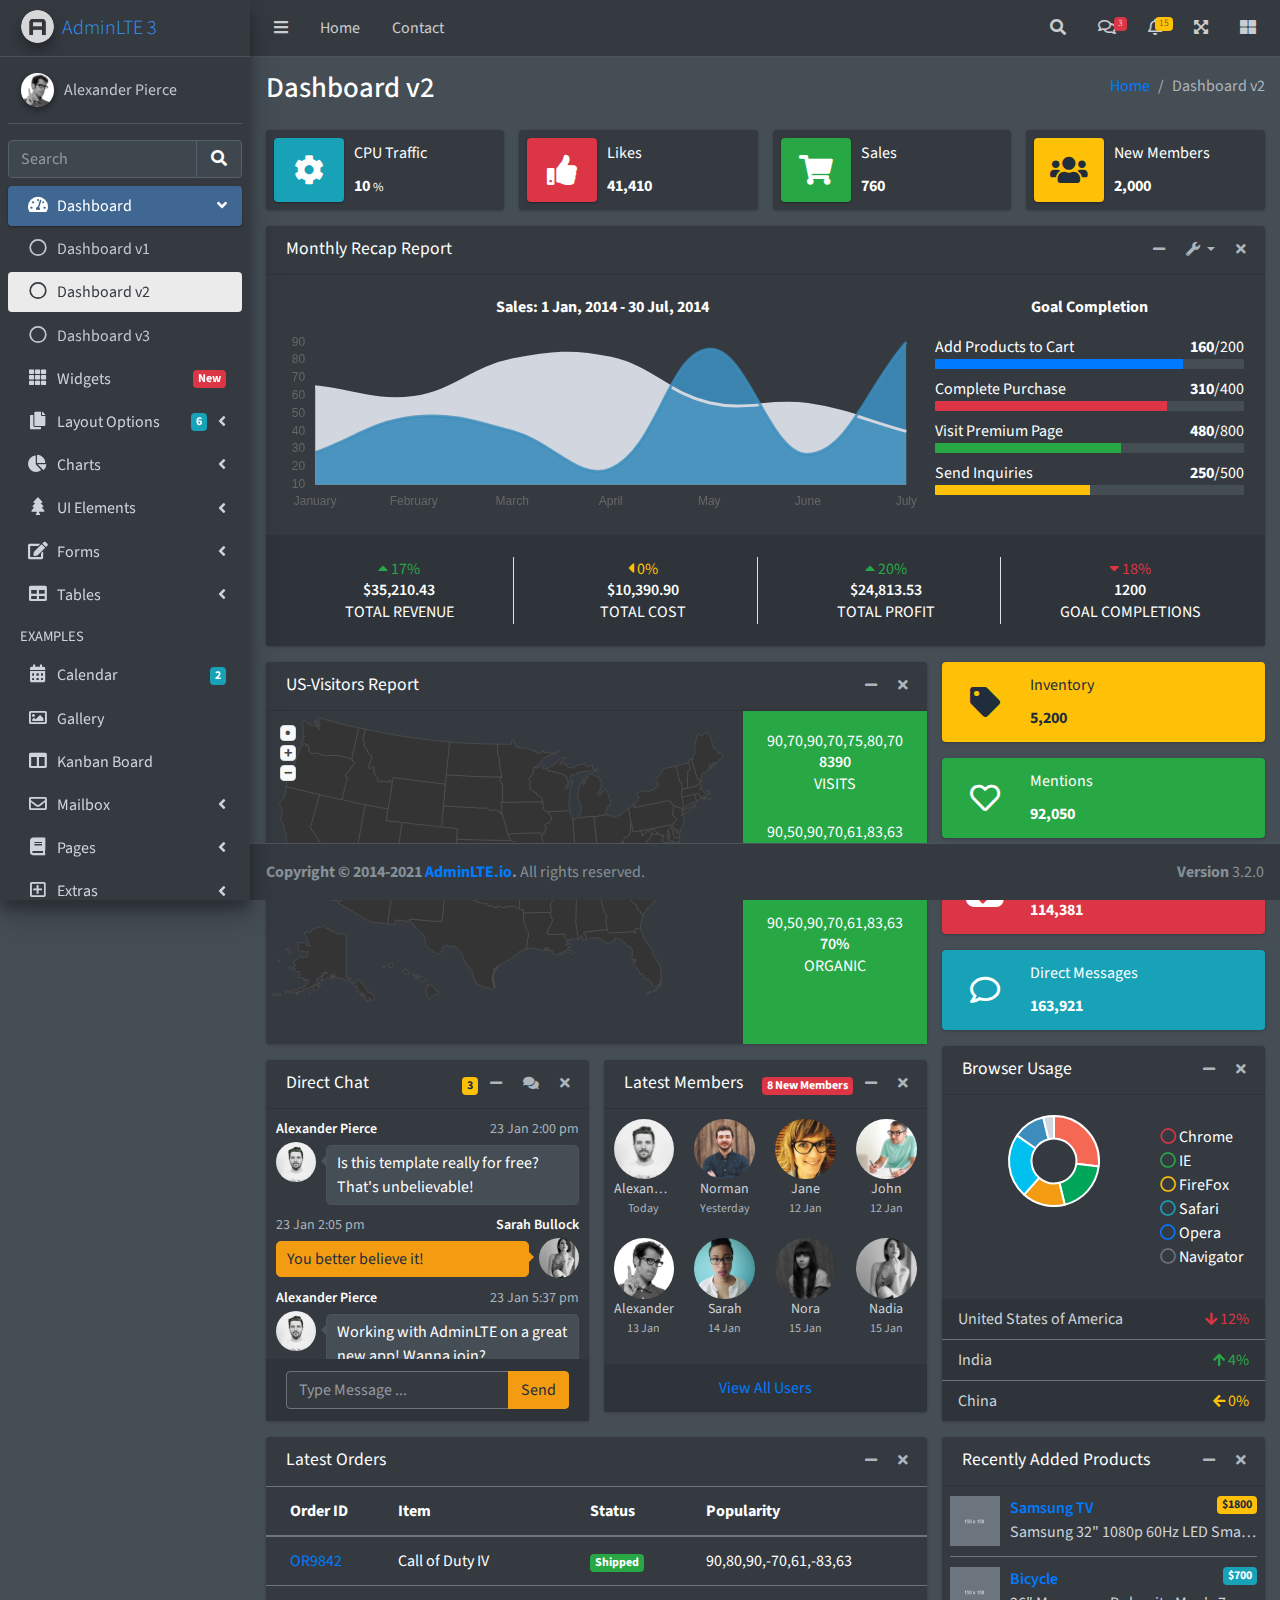
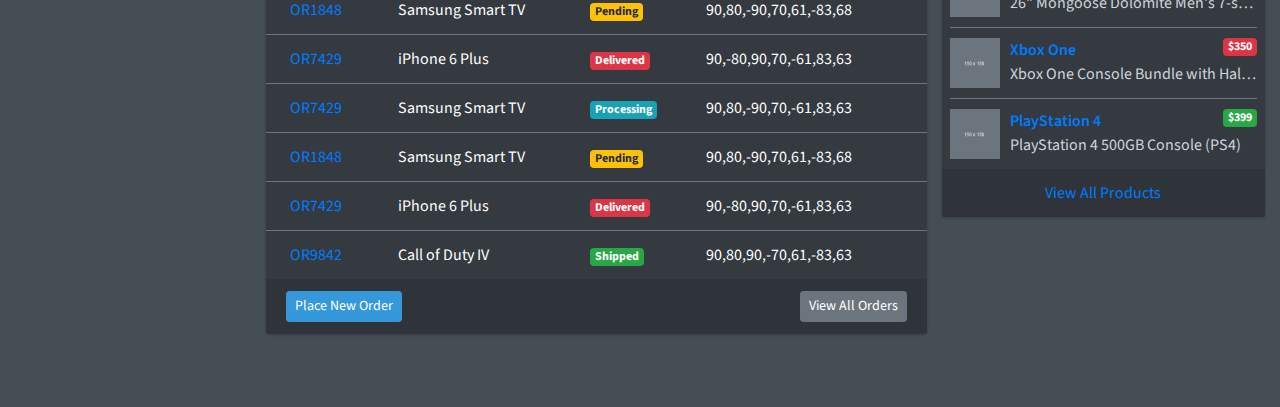
<file: public/AdminLTE/index2.html>
<!DOCTYPE html>
<html lang="en">
<head>
  <meta charset="utf-8">
  <meta name="viewport" content="width=device-width, initial-scale=1">
  <title>AdminLTE 3 | Dashboard 2</title>

  <!-- Google Font: Source Sans Pro -->
  <link rel="stylesheet" href="https://fonts.googleapis.com/css?family=Source+Sans+Pro:300,400,400i,700&display=fallback">
  <!-- Font Awesome Icons -->
  <link rel="stylesheet" href="plugins/fontawesome-free/css/all.min.css">
  <!-- overlayScrollbars -->
  <link rel="stylesheet" href="plugins/overlayScrollbars/css/OverlayScrollbars.min.css">
  <!-- Theme style -->
  <link rel="stylesheet" href="dist/css/adminlte.min.css">
</head>
<body class="hold-transition dark-mode sidebar-mini layout-fixed layout-navbar-fixed layout-footer-fixed">
<div class="wrapper">

  <!-- Preloader -->
  <div class="preloader flex-column justify-content-center align-items-center">
    <img class="animation__wobble" src="dist/img/AdminLTELogo.png" alt="AdminLTELogo" height="60" width="60">
  </div>

  <!-- Navbar -->
  <nav class="main-header navbar navbar-expand navbar-dark">
    <!-- Left navbar links -->
    <ul class="navbar-nav">
      <li class="nav-item">
        <a class="nav-link" data-widget="pushmenu" href="#" role="button"><i class="fas fa-bars"></i></a>
      </li>
      <li class="nav-item d-none d-sm-inline-block">
        <a href="index3.html" class="nav-link">Home</a>
      </li>
      <li class="nav-item d-none d-sm-inline-block">
        <a href="#" class="nav-link">Contact</a>
      </li>
    </ul>

    <!-- Right navbar links -->
    <ul class="navbar-nav ml-auto">
      <!-- Navbar Search -->
      <li class="nav-item">
        <a class="nav-link" data-widget="navbar-search" href="#" role="button">
          <i class="fas fa-search"></i>
        </a>
        <div class="navbar-search-block">
          <form class="form-inline">
            <div class="input-group input-group-sm">
              <input class="form-control form-control-navbar" type="search" placeholder="Search" aria-label="Search">
              <div class="input-group-append">
                <button class="btn btn-navbar" type="submit">
                  <i class="fas fa-search"></i>
                </button>
                <button class="btn btn-navbar" type="button" data-widget="navbar-search">
                  <i class="fas fa-times"></i>
                </button>
              </div>
            </div>
          </form>
        </div>
      </li>

      <!-- Messages Dropdown Menu -->
      <li class="nav-item dropdown">
        <a class="nav-link" data-toggle="dropdown" href="#">
          <i class="far fa-comments"></i>
          <span class="badge badge-danger navbar-badge">3</span>
        </a>
        <div class="dropdown-menu dropdown-menu-lg dropdown-menu-right">
          <a href="#" class="dropdown-item">
            <!-- Message Start -->
            <div class="media">
              <img src="dist/img/user1-128x128.jpg" alt="User Avatar" class="img-size-50 mr-3 img-circle">
              <div class="media-body">
                <h3 class="dropdown-item-title">
                  Brad Diesel
                  <span class="float-right text-sm text-danger"><i class="fas fa-star"></i></span>
                </h3>
                <p class="text-sm">Call me whenever you can...</p>
                <p class="text-sm text-muted"><i class="far fa-clock mr-1"></i> 4 Hours Ago</p>
              </div>
            </div>
            <!-- Message End -->
          </a>
          <div class="dropdown-divider"></div>
          <a href="#" class="dropdown-item">
            <!-- Message Start -->
            <div class="media">
              <img src="dist/img/user8-128x128.jpg" alt="User Avatar" class="img-size-50 img-circle mr-3">
              <div class="media-body">
                <h3 class="dropdown-item-title">
                  John Pierce
                  <span class="float-right text-sm text-muted"><i class="fas fa-star"></i></span>
                </h3>
                <p class="text-sm">I got your message bro</p>
                <p class="text-sm text-muted"><i class="far fa-clock mr-1"></i> 4 Hours Ago</p>
              </div>
            </div>
            <!-- Message End -->
          </a>
          <div class="dropdown-divider"></div>
          <a href="#" class="dropdown-item">
            <!-- Message Start -->
            <div class="media">
              <img src="dist/img/user3-128x128.jpg" alt="User Avatar" class="img-size-50 img-circle mr-3">
              <div class="media-body">
                <h3 class="dropdown-item-title">
                  Nora Silvester
                  <span class="float-right text-sm text-warning"><i class="fas fa-star"></i></span>
                </h3>
                <p class="text-sm">The subject goes here</p>
                <p class="text-sm text-muted"><i class="far fa-clock mr-1"></i> 4 Hours Ago</p>
              </div>
            </div>
            <!-- Message End -->
          </a>
          <div class="dropdown-divider"></div>
          <a href="#" class="dropdown-item dropdown-footer">See All Messages</a>
        </div>
      </li>
      <!-- Notifications Dropdown Menu -->
      <li class="nav-item dropdown">
        <a class="nav-link" data-toggle="dropdown" href="#">
          <i class="far fa-bell"></i>
          <span class="badge badge-warning navbar-badge">15</span>
        </a>
        <div class="dropdown-menu dropdown-menu-lg dropdown-menu-right">
          <span class="dropdown-item dropdown-header">15 Notifications</span>
          <div class="dropdown-divider"></div>
          <a href="#" class="dropdown-item">
            <i class="fas fa-envelope mr-2"></i> 4 new messages
            <span class="float-right text-muted text-sm">3 mins</span>
          </a>
          <div class="dropdown-divider"></div>
          <a href="#" class="dropdown-item">
            <i class="fas fa-users mr-2"></i> 8 friend requests
            <span class="float-right text-muted text-sm">12 hours</span>
          </a>
          <div class="dropdown-divider"></div>
          <a href="#" class="dropdown-item">
            <i class="fas fa-file mr-2"></i> 3 new reports
            <span class="float-right text-muted text-sm">2 days</span>
          </a>
          <div class="dropdown-divider"></div>
          <a href="#" class="dropdown-item dropdown-footer">See All Notifications</a>
        </div>
      </li>
      <li class="nav-item">
        <a class="nav-link" data-widget="fullscreen" href="#" role="button">
          <i class="fas fa-expand-arrows-alt"></i>
        </a>
      </li>
      <li class="nav-item">
        <a class="nav-link" data-widget="control-sidebar" data-slide="true" href="#" role="button">
          <i class="fas fa-th-large"></i>
        </a>
      </li>
    </ul>
  </nav>
  <!-- /.navbar -->

  <!-- Main Sidebar Container -->
  <aside class="main-sidebar sidebar-dark-primary elevation-4">
    <!-- Brand Logo -->
    <a href="index3.html" class="brand-link">
      <img src="dist/img/AdminLTELogo.png" alt="AdminLTE Logo" class="brand-image img-circle elevation-3" style="opacity: .8">
      <span class="brand-text font-weight-light">AdminLTE 3</span>
    </a>

    <!-- Sidebar -->
    <div class="sidebar">
      <!-- Sidebar user panel (optional) -->
      <div class="user-panel mt-3 pb-3 mb-3 d-flex">
        <div class="image">
          <img src="dist/img/user2-160x160.jpg" class="img-circle elevation-2" alt="User Image">
        </div>
        <div class="info">
          <a href="#" class="d-block">Alexander Pierce</a>
        </div>
      </div>

      <!-- SidebarSearch Form -->
      <div class="form-inline">
        <div class="input-group" data-widget="sidebar-search">
          <input class="form-control form-control-sidebar" type="search" placeholder="Search" aria-label="Search">
          <div class="input-group-append">
            <button class="btn btn-sidebar">
              <i class="fas fa-search fa-fw"></i>
            </button>
          </div>
        </div>
      </div>

      <!-- Sidebar Menu -->
      <nav class="mt-2">
        <ul class="nav nav-pills nav-sidebar flex-column" data-widget="treeview" role="menu" data-accordion="false">
          <!-- Add icons to the links using the .nav-icon class
               with font-awesome or any other icon font library -->
          <li class="nav-item menu-open">
            <a href="#" class="nav-link active">
              <i class="nav-icon fas fa-tachometer-alt"></i>
              <p>
                Dashboard
                <i class="right fas fa-angle-left"></i>
              </p>
            </a>
            <ul class="nav nav-treeview">
              <li class="nav-item">
                <a href="./index.html" class="nav-link">
                  <i class="far fa-circle nav-icon"></i>
                  <p>Dashboard v1</p>
                </a>
              </li>
              <li class="nav-item">
                <a href="./index2.html" class="nav-link active">
                  <i class="far fa-circle nav-icon"></i>
                  <p>Dashboard v2</p>
                </a>
              </li>
              <li class="nav-item">
                <a href="./index3.html" class="nav-link">
                  <i class="far fa-circle nav-icon"></i>
                  <p>Dashboard v3</p>
                </a>
              </li>
            </ul>
          </li>
          <li class="nav-item">
            <a href="pages/widgets.html" class="nav-link">
              <i class="nav-icon fas fa-th"></i>
              <p>
                Widgets
                <span class="right badge badge-danger">New</span>
              </p>
            </a>
          </li>
          <li class="nav-item">
            <a href="#" class="nav-link">
              <i class="nav-icon fas fa-copy"></i>
              <p>
                Layout Options
                <i class="fas fa-angle-left right"></i>
                <span class="badge badge-info right">6</span>
              </p>
            </a>
            <ul class="nav nav-treeview">
              <li class="nav-item">
                <a href="pages/layout/top-nav.html" class="nav-link">
                  <i class="far fa-circle nav-icon"></i>
                  <p>Top Navigation</p>
                </a>
              </li>
              <li class="nav-item">
                <a href="pages/layout/top-nav-sidebar.html" class="nav-link">
                  <i class="far fa-circle nav-icon"></i>
                  <p>Top Navigation + Sidebar</p>
                </a>
              </li>
              <li class="nav-item">
                <a href="pages/layout/boxed.html" class="nav-link">
                  <i class="far fa-circle nav-icon"></i>
                  <p>Boxed</p>
                </a>
              </li>
              <li class="nav-item">
                <a href="pages/layout/fixed-sidebar.html" class="nav-link">
                  <i class="far fa-circle nav-icon"></i>
                  <p>Fixed Sidebar</p>
                </a>
              </li>
              <li class="nav-item">
                <a href="pages/layout/fixed-sidebar-custom.html" class="nav-link">
                  <i class="far fa-circle nav-icon"></i>
                  <p>Fixed Sidebar <small>+ Custom Area</small></p>
                </a>
              </li>
              <li class="nav-item">
                <a href="pages/layout/fixed-topnav.html" class="nav-link">
                  <i class="far fa-circle nav-icon"></i>
                  <p>Fixed Navbar</p>
                </a>
              </li>
              <li class="nav-item">
                <a href="pages/layout/fixed-footer.html" class="nav-link">
                  <i class="far fa-circle nav-icon"></i>
                  <p>Fixed Footer</p>
                </a>
              </li>
              <li class="nav-item">
                <a href="pages/layout/collapsed-sidebar.html" class="nav-link">
                  <i class="far fa-circle nav-icon"></i>
                  <p>Collapsed Sidebar</p>
                </a>
              </li>
            </ul>
          </li>
          <li class="nav-item">
            <a href="#" class="nav-link">
              <i class="nav-icon fas fa-chart-pie"></i>
              <p>
                Charts
                <i class="right fas fa-angle-left"></i>
              </p>
            </a>
            <ul class="nav nav-treeview">
              <li class="nav-item">
                <a href="pages/charts/chartjs.html" class="nav-link">
                  <i class="far fa-circle nav-icon"></i>
                  <p>ChartJS</p>
                </a>
              </li>
              <li class="nav-item">
                <a href="pages/charts/flot.html" class="nav-link">
                  <i class="far fa-circle nav-icon"></i>
                  <p>Flot</p>
                </a>
              </li>
              <li class="nav-item">
                <a href="pages/charts/inline.html" class="nav-link">
                  <i class="far fa-circle nav-icon"></i>
                  <p>Inline</p>
                </a>
              </li>
              <li class="nav-item">
                <a href="pages/charts/uplot.html" class="nav-link">
                  <i class="far fa-circle nav-icon"></i>
                  <p>uPlot</p>
                </a>
              </li>
            </ul>
          </li>
          <li class="nav-item">
            <a href="#" class="nav-link">
              <i class="nav-icon fas fa-tree"></i>
              <p>
                UI Elements
                <i class="fas fa-angle-left right"></i>
              </p>
            </a>
            <ul class="nav nav-treeview">
              <li class="nav-item">
                <a href="pages/UI/general.html" class="nav-link">
                  <i class="far fa-circle nav-icon"></i>
                  <p>General</p>
                </a>
              </li>
              <li class="nav-item">
                <a href="pages/UI/icons.html" class="nav-link">
                  <i class="far fa-circle nav-icon"></i>
                  <p>Icons</p>
                </a>
              </li>
              <li class="nav-item">
                <a href="pages/UI/buttons.html" class="nav-link">
                  <i class="far fa-circle nav-icon"></i>
                  <p>Buttons</p>
                </a>
              </li>
              <li class="nav-item">
                <a href="pages/UI/sliders.html" class="nav-link">
                  <i class="far fa-circle nav-icon"></i>
                  <p>Sliders</p>
                </a>
              </li>
              <li class="nav-item">
                <a href="pages/UI/modals.html" class="nav-link">
                  <i class="far fa-circle nav-icon"></i>
                  <p>Modals & Alerts</p>
                </a>
              </li>
              <li class="nav-item">
                <a href="pages/UI/navbar.html" class="nav-link">
                  <i class="far fa-circle nav-icon"></i>
                  <p>Navbar & Tabs</p>
                </a>
              </li>
              <li class="nav-item">
                <a href="pages/UI/timeline.html" class="nav-link">
                  <i class="far fa-circle nav-icon"></i>
                  <p>Timeline</p>
                </a>
              </li>
              <li class="nav-item">
                <a href="pages/UI/ribbons.html" class="nav-link">
                  <i class="far fa-circle nav-icon"></i>
                  <p>Ribbons</p>
                </a>
              </li>
            </ul>
          </li>
          <li class="nav-item">
            <a href="#" class="nav-link">
              <i class="nav-icon fas fa-edit"></i>
              <p>
                Forms
                <i class="fas fa-angle-left right"></i>
              </p>
            </a>
            <ul class="nav nav-treeview">
              <li class="nav-item">
                <a href="pages/forms/general.html" class="nav-link">
                  <i class="far fa-circle nav-icon"></i>
                  <p>General Elements</p>
                </a>
              </li>
              <li class="nav-item">
                <a href="pages/forms/advanced.html" class="nav-link">
                  <i class="far fa-circle nav-icon"></i>
                  <p>Advanced Elements</p>
                </a>
              </li>
              <li class="nav-item">
                <a href="pages/forms/editors.html" class="nav-link">
                  <i class="far fa-circle nav-icon"></i>
                  <p>Editors</p>
                </a>
              </li>
              <li class="nav-item">
                <a href="pages/forms/validation.html" class="nav-link">
                  <i class="far fa-circle nav-icon"></i>
                  <p>Validation</p>
                </a>
              </li>
            </ul>
          </li>
          <li class="nav-item">
            <a href="#" class="nav-link">
              <i class="nav-icon fas fa-table"></i>
              <p>
                Tables
                <i class="fas fa-angle-left right"></i>
              </p>
            </a>
            <ul class="nav nav-treeview">
              <li class="nav-item">
                <a href="pages/tables/simple.html" class="nav-link">
                  <i class="far fa-circle nav-icon"></i>
                  <p>Simple Tables</p>
                </a>
              </li>
              <li class="nav-item">
                <a href="pages/tables/data.html" class="nav-link">
                  <i class="far fa-circle nav-icon"></i>
                  <p>DataTables</p>
                </a>
              </li>
              <li class="nav-item">
                <a href="pages/tables/jsgrid.html" class="nav-link">
                  <i class="far fa-circle nav-icon"></i>
                  <p>jsGrid</p>
                </a>
              </li>
            </ul>
          </li>
          <li class="nav-header">EXAMPLES</li>
          <li class="nav-item">
            <a href="pages/calendar.html" class="nav-link">
              <i class="nav-icon fas fa-calendar-alt"></i>
              <p>
                Calendar
                <span class="badge badge-info right">2</span>
              </p>
            </a>
          </li>
          <li class="nav-item">
            <a href="pages/gallery.html" class="nav-link">
              <i class="nav-icon far fa-image"></i>
              <p>
                Gallery
              </p>
            </a>
          </li>
          <li class="nav-item">
            <a href="pages/kanban.html" class="nav-link">
              <i class="nav-icon fas fa-columns"></i>
              <p>
                Kanban Board
              </p>
            </a>
          </li>
          <li class="nav-item">
            <a href="#" class="nav-link">
              <i class="nav-icon far fa-envelope"></i>
              <p>
                Mailbox
                <i class="fas fa-angle-left right"></i>
              </p>
            </a>
            <ul class="nav nav-treeview">
              <li class="nav-item">
                <a href="pages/mailbox/mailbox.html" class="nav-link">
                  <i class="far fa-circle nav-icon"></i>
                  <p>Inbox</p>
                </a>
              </li>
              <li class="nav-item">
                <a href="pages/mailbox/compose.html" class="nav-link">
                  <i class="far fa-circle nav-icon"></i>
                  <p>Compose</p>
                </a>
              </li>
              <li class="nav-item">
                <a href="pages/mailbox/read-mail.html" class="nav-link">
                  <i class="far fa-circle nav-icon"></i>
                  <p>Read</p>
                </a>
              </li>
            </ul>
          </li>
          <li class="nav-item">
            <a href="#" class="nav-link">
              <i class="nav-icon fas fa-book"></i>
              <p>
                Pages
                <i class="fas fa-angle-left right"></i>
              </p>
            </a>
            <ul class="nav nav-treeview">
              <li class="nav-item">
                <a href="pages/examples/invoice.html" class="nav-link">
                  <i class="far fa-circle nav-icon"></i>
                  <p>Invoice</p>
                </a>
              </li>
              <li class="nav-item">
                <a href="pages/examples/profile.html" class="nav-link">
                  <i class="far fa-circle nav-icon"></i>
                  <p>Profile</p>
                </a>
              </li>
              <li class="nav-item">
                <a href="pages/examples/e-commerce.html" class="nav-link">
                  <i class="far fa-circle nav-icon"></i>
                  <p>E-commerce</p>
                </a>
              </li>
              <li class="nav-item">
                <a href="pages/examples/projects.html" class="nav-link">
                  <i class="far fa-circle nav-icon"></i>
                  <p>Projects</p>
                </a>
              </li>
              <li class="nav-item">
                <a href="pages/examples/project-add.html" class="nav-link">
                  <i class="far fa-circle nav-icon"></i>
                  <p>Project Add</p>
                </a>
              </li>
              <li class="nav-item">
                <a href="pages/examples/project-edit.html" class="nav-link">
                  <i class="far fa-circle nav-icon"></i>
                  <p>Project Edit</p>
                </a>
              </li>
              <li class="nav-item">
                <a href="pages/examples/project-detail.html" class="nav-link">
                  <i class="far fa-circle nav-icon"></i>
                  <p>Project Detail</p>
                </a>
              </li>
              <li class="nav-item">
                <a href="pages/examples/contacts.html" class="nav-link">
                  <i class="far fa-circle nav-icon"></i>
                  <p>Contacts</p>
                </a>
              </li>
              <li class="nav-item">
                <a href="pages/examples/faq.html" class="nav-link">
                  <i class="far fa-circle nav-icon"></i>
                  <p>FAQ</p>
                </a>
              </li>
              <li class="nav-item">
                <a href="pages/examples/contact-us.html" class="nav-link">
                  <i class="far fa-circle nav-icon"></i>
                  <p>Contact us</p>
                </a>
              </li>
            </ul>
          </li>
          <li class="nav-item">
            <a href="#" class="nav-link">
              <i class="nav-icon far fa-plus-square"></i>
              <p>
                Extras
                <i class="fas fa-angle-left right"></i>
              </p>
            </a>
            <ul class="nav nav-treeview">
              <li class="nav-item">
                <a href="#" class="nav-link">
                  <i class="far fa-circle nav-icon"></i>
                  <p>
                    Login & Register v1
                    <i class="fas fa-angle-left right"></i>
                  </p>
                </a>
                <ul class="nav nav-treeview">
                  <li class="nav-item">
                    <a href="pages/examples/login.html" class="nav-link">
                      <i class="far fa-circle nav-icon"></i>
                      <p>Login v1</p>
                    </a>
                  </li>
                  <li class="nav-item">
                    <a href="pages/examples/register.html" class="nav-link">
                      <i class="far fa-circle nav-icon"></i>
                      <p>Register v1</p>
                    </a>
                  </li>
                  <li class="nav-item">
                    <a href="pages/examples/forgot-password.html" class="nav-link">
                      <i class="far fa-circle nav-icon"></i>
                      <p>Forgot Password v1</p>
                    </a>
                  </li>
                  <li class="nav-item">
                    <a href="pages/examples/recover-password.html" class="nav-link">
                      <i class="far fa-circle nav-icon"></i>
                      <p>Recover Password v1</p>
                    </a>
                  </li>
                </ul>
              </li>
              <li class="nav-item">
                <a href="#" class="nav-link">
                  <i class="far fa-circle nav-icon"></i>
                  <p>
                    Login & Register v2
                    <i class="fas fa-angle-left right"></i>
                  </p>
                </a>
                <ul class="nav nav-treeview">
                  <li class="nav-item">
                    <a href="pages/examples/login-v2.html" class="nav-link">
                      <i class="far fa-circle nav-icon"></i>
                      <p>Login v2</p>
                    </a>
                  </li>
                  <li class="nav-item">
                    <a href="pages/examples/register-v2.html" class="nav-link">
                      <i class="far fa-circle nav-icon"></i>
                      <p>Register v2</p>
                    </a>
                  </li>
                  <li class="nav-item">
                    <a href="pages/examples/forgot-password-v2.html" class="nav-link">
                      <i class="far fa-circle nav-icon"></i>
                      <p>Forgot Password v2</p>
                    </a>
                  </li>
                  <li class="nav-item">
                    <a href="pages/examples/recover-password-v2.html" class="nav-link">
                      <i class="far fa-circle nav-icon"></i>
                      <p>Recover Password v2</p>
                    </a>
                  </li>
                </ul>
              </li>
              <li class="nav-item">
                <a href="pages/examples/lockscreen.html" class="nav-link">
                  <i class="far fa-circle nav-icon"></i>
                  <p>Lockscreen</p>
                </a>
              </li>
              <li class="nav-item">
                <a href="pages/examples/legacy-user-menu.html" class="nav-link">
                  <i class="far fa-circle nav-icon"></i>
                  <p>Legacy User Menu</p>
                </a>
              </li>
              <li class="nav-item">
                <a href="pages/examples/language-menu.html" class="nav-link">
                  <i class="far fa-circle nav-icon"></i>
                  <p>Language Menu</p>
                </a>
              </li>
              <li class="nav-item">
                <a href="pages/examples/404.html" class="nav-link">
                  <i class="far fa-circle nav-icon"></i>
                  <p>Error 404</p>
                </a>
              </li>
              <li class="nav-item">
                <a href="pages/examples/500.html" class="nav-link">
                  <i class="far fa-circle nav-icon"></i>
                  <p>Error 500</p>
                </a>
              </li>
              <li class="nav-item">
                <a href="pages/examples/pace.html" class="nav-link">
                  <i class="far fa-circle nav-icon"></i>
                  <p>Pace</p>
                </a>
              </li>
              <li class="nav-item">
                <a href="pages/examples/blank.html" class="nav-link">
                  <i class="far fa-circle nav-icon"></i>
                  <p>Blank Page</p>
                </a>
              </li>
              <li class="nav-item">
                <a href="starter.html" class="nav-link">
                  <i class="far fa-circle nav-icon"></i>
                  <p>Starter Page</p>
                </a>
              </li>
            </ul>
          </li>
          <li class="nav-item">
            <a href="#" class="nav-link">
              <i class="nav-icon fas fa-search"></i>
              <p>
                Search
                <i class="fas fa-angle-left right"></i>
              </p>
            </a>
            <ul class="nav nav-treeview">
              <li class="nav-item">
                <a href="pages/search/simple.html" class="nav-link">
                  <i class="far fa-circle nav-icon"></i>
                  <p>Simple Search</p>
                </a>
              </li>
              <li class="nav-item">
                <a href="pages/search/enhanced.html" class="nav-link">
                  <i class="far fa-circle nav-icon"></i>
                  <p>Enhanced</p>
                </a>
              </li>
            </ul>
          </li>
          <li class="nav-header">MISCELLANEOUS</li>
          <li class="nav-item">
            <a href="iframe.html" class="nav-link">
              <i class="nav-icon fas fa-ellipsis-h"></i>
              <p>Tabbed IFrame Plugin</p>
            </a>
          </li>
          <li class="nav-item">
            <a href="https://adminlte.io/docs/3.1/" class="nav-link">
              <i class="nav-icon fas fa-file"></i>
              <p>Documentation</p>
            </a>
          </li>
          <li class="nav-header">MULTI LEVEL EXAMPLE</li>
          <li class="nav-item">
            <a href="#" class="nav-link">
              <i class="fas fa-circle nav-icon"></i>
              <p>Level 1</p>
            </a>
          </li>
          <li class="nav-item">
            <a href="#" class="nav-link">
              <i class="nav-icon fas fa-circle"></i>
              <p>
                Level 1
                <i class="right fas fa-angle-left"></i>
              </p>
            </a>
            <ul class="nav nav-treeview">
              <li class="nav-item">
                <a href="#" class="nav-link">
                  <i class="far fa-circle nav-icon"></i>
                  <p>Level 2</p>
                </a>
              </li>
              <li class="nav-item">
                <a href="#" class="nav-link">
                  <i class="far fa-circle nav-icon"></i>
                  <p>
                    Level 2
                    <i class="right fas fa-angle-left"></i>
                  </p>
                </a>
                <ul class="nav nav-treeview">
                  <li class="nav-item">
                    <a href="#" class="nav-link">
                      <i class="far fa-dot-circle nav-icon"></i>
                      <p>Level 3</p>
                    </a>
                  </li>
                  <li class="nav-item">
                    <a href="#" class="nav-link">
                      <i class="far fa-dot-circle nav-icon"></i>
                      <p>Level 3</p>
                    </a>
                  </li>
                  <li class="nav-item">
                    <a href="#" class="nav-link">
                      <i class="far fa-dot-circle nav-icon"></i>
                      <p>Level 3</p>
                    </a>
                  </li>
                </ul>
              </li>
              <li class="nav-item">
                <a href="#" class="nav-link">
                  <i class="far fa-circle nav-icon"></i>
                  <p>Level 2</p>
                </a>
              </li>
            </ul>
          </li>
          <li class="nav-item">
            <a href="#" class="nav-link">
              <i class="fas fa-circle nav-icon"></i>
              <p>Level 1</p>
            </a>
          </li>
          <li class="nav-header">LABELS</li>
          <li class="nav-item">
            <a href="#" class="nav-link">
              <i class="nav-icon far fa-circle text-danger"></i>
              <p class="text">Important</p>
            </a>
          </li>
          <li class="nav-item">
            <a href="#" class="nav-link">
              <i class="nav-icon far fa-circle text-warning"></i>
              <p>Warning</p>
            </a>
          </li>
          <li class="nav-item">
            <a href="#" class="nav-link">
              <i class="nav-icon far fa-circle text-info"></i>
              <p>Informational</p>
            </a>
          </li>
        </ul>
      </nav>
      <!-- /.sidebar-menu -->
    </div>
    <!-- /.sidebar -->
  </aside>

  <!-- Content Wrapper. Contains page content -->
  <div class="content-wrapper">
    <!-- Content Header (Page header) -->
    <div class="content-header">
      <div class="container-fluid">
        <div class="row mb-2">
          <div class="col-sm-6">
            <h1 class="m-0">Dashboard v2</h1>
          </div><!-- /.col -->
          <div class="col-sm-6">
            <ol class="breadcrumb float-sm-right">
              <li class="breadcrumb-item"><a href="#">Home</a></li>
              <li class="breadcrumb-item active">Dashboard v2</li>
            </ol>
          </div><!-- /.col -->
        </div><!-- /.row -->
      </div><!-- /.container-fluid -->
    </div>
    <!-- /.content-header -->

    <!-- Main content -->
    <section class="content">
      <div class="container-fluid">
        <!-- Info boxes -->
        <div class="row">
          <div class="col-12 col-sm-6 col-md-3">
            <div class="info-box">
              <span class="info-box-icon bg-info elevation-1"><i class="fas fa-cog"></i></span>

              <div class="info-box-content">
                <span class="info-box-text">CPU Traffic</span>
                <span class="info-box-number">
                  10
                  <small>%</small>
                </span>
              </div>
              <!-- /.info-box-content -->
            </div>
            <!-- /.info-box -->
          </div>
          <!-- /.col -->
          <div class="col-12 col-sm-6 col-md-3">
            <div class="info-box mb-3">
              <span class="info-box-icon bg-danger elevation-1"><i class="fas fa-thumbs-up"></i></span>

              <div class="info-box-content">
                <span class="info-box-text">Likes</span>
                <span class="info-box-number">41,410</span>
              </div>
              <!-- /.info-box-content -->
            </div>
            <!-- /.info-box -->
          </div>
          <!-- /.col -->

          <!-- fix for small devices only -->
          <div class="clearfix hidden-md-up"></div>

          <div class="col-12 col-sm-6 col-md-3">
            <div class="info-box mb-3">
              <span class="info-box-icon bg-success elevation-1"><i class="fas fa-shopping-cart"></i></span>

              <div class="info-box-content">
                <span class="info-box-text">Sales</span>
                <span class="info-box-number">760</span>
              </div>
              <!-- /.info-box-content -->
            </div>
            <!-- /.info-box -->
          </div>
          <!-- /.col -->
          <div class="col-12 col-sm-6 col-md-3">
            <div class="info-box mb-3">
              <span class="info-box-icon bg-warning elevation-1"><i class="fas fa-users"></i></span>

              <div class="info-box-content">
                <span class="info-box-text">New Members</span>
                <span class="info-box-number">2,000</span>
              </div>
              <!-- /.info-box-content -->
            </div>
            <!-- /.info-box -->
          </div>
          <!-- /.col -->
        </div>
        <!-- /.row -->

        <div class="row">
          <div class="col-md-12">
            <div class="card">
              <div class="card-header">
                <h5 class="card-title">Monthly Recap Report</h5>

                <div class="card-tools">
                  <button type="button" class="btn btn-tool" data-card-widget="collapse">
                    <i class="fas fa-minus"></i>
                  </button>
                  <div class="btn-group">
                    <button type="button" class="btn btn-tool dropdown-toggle" data-toggle="dropdown">
                      <i class="fas fa-wrench"></i>
                    </button>
                    <div class="dropdown-menu dropdown-menu-right" role="menu">
                      <a href="#" class="dropdown-item">Action</a>
                      <a href="#" class="dropdown-item">Another action</a>
                      <a href="#" class="dropdown-item">Something else here</a>
                      <a class="dropdown-divider"></a>
                      <a href="#" class="dropdown-item">Separated link</a>
                    </div>
                  </div>
                  <button type="button" class="btn btn-tool" data-card-widget="remove">
                    <i class="fas fa-times"></i>
                  </button>
                </div>
              </div>
              <!-- /.card-header -->
              <div class="card-body">
                <div class="row">
                  <div class="col-md-8">
                    <p class="text-center">
                      <strong>Sales: 1 Jan, 2014 - 30 Jul, 2014</strong>
                    </p>

                    <div class="chart">
                      <!-- Sales Chart Canvas -->
                      <canvas id="salesChart" height="180" style="height: 180px;"></canvas>
                    </div>
                    <!-- /.chart-responsive -->
                  </div>
                  <!-- /.col -->
                  <div class="col-md-4">
                    <p class="text-center">
                      <strong>Goal Completion</strong>
                    </p>

                    <div class="progress-group">
                      Add Products to Cart
                      <span class="float-right"><b>160</b>/200</span>
                      <div class="progress progress-sm">
                        <div class="progress-bar bg-primary" style="width: 80%"></div>
                      </div>
                    </div>
                    <!-- /.progress-group -->

                    <div class="progress-group">
                      Complete Purchase
                      <span class="float-right"><b>310</b>/400</span>
                      <div class="progress progress-sm">
                        <div class="progress-bar bg-danger" style="width: 75%"></div>
                      </div>
                    </div>

                    <!-- /.progress-group -->
                    <div class="progress-group">
                      <span class="progress-text">Visit Premium Page</span>
                      <span class="float-right"><b>480</b>/800</span>
                      <div class="progress progress-sm">
                        <div class="progress-bar bg-success" style="width: 60%"></div>
                      </div>
                    </div>

                    <!-- /.progress-group -->
                    <div class="progress-group">
                      Send Inquiries
                      <span class="float-right"><b>250</b>/500</span>
                      <div class="progress progress-sm">
                        <div class="progress-bar bg-warning" style="width: 50%"></div>
                      </div>
                    </div>
                    <!-- /.progress-group -->
                  </div>
                  <!-- /.col -->
                </div>
                <!-- /.row -->
              </div>
              <!-- ./card-body -->
              <div class="card-footer">
                <div class="row">
                  <div class="col-sm-3 col-6">
                    <div class="description-block border-right">
                      <span class="description-percentage text-success"><i class="fas fa-caret-up"></i> 17%</span>
                      <h5 class="description-header">$35,210.43</h5>
                      <span class="description-text">TOTAL REVENUE</span>
                    </div>
                    <!-- /.description-block -->
                  </div>
                  <!-- /.col -->
                  <div class="col-sm-3 col-6">
                    <div class="description-block border-right">
                      <span class="description-percentage text-warning"><i class="fas fa-caret-left"></i> 0%</span>
                      <h5 class="description-header">$10,390.90</h5>
                      <span class="description-text">TOTAL COST</span>
                    </div>
                    <!-- /.description-block -->
                  </div>
                  <!-- /.col -->
                  <div class="col-sm-3 col-6">
                    <div class="description-block border-right">
                      <span class="description-percentage text-success"><i class="fas fa-caret-up"></i> 20%</span>
                      <h5 class="description-header">$24,813.53</h5>
                      <span class="description-text">TOTAL PROFIT</span>
                    </div>
                    <!-- /.description-block -->
                  </div>
                  <!-- /.col -->
                  <div class="col-sm-3 col-6">
                    <div class="description-block">
                      <span class="description-percentage text-danger"><i class="fas fa-caret-down"></i> 18%</span>
                      <h5 class="description-header">1200</h5>
                      <span class="description-text">GOAL COMPLETIONS</span>
                    </div>
                    <!-- /.description-block -->
                  </div>
                </div>
                <!-- /.row -->
              </div>
              <!-- /.card-footer -->
            </div>
            <!-- /.card -->
          </div>
          <!-- /.col -->
        </div>
        <!-- /.row -->

        <!-- Main row -->
        <div class="row">
          <!-- Left col -->
          <div class="col-md-8">
            <!-- MAP & BOX PANE -->
            <div class="card">
              <div class="card-header">
                <h3 class="card-title">US-Visitors Report</h3>

                <div class="card-tools">
                  <button type="button" class="btn btn-tool" data-card-widget="collapse">
                    <i class="fas fa-minus"></i>
                  </button>
                  <button type="button" class="btn btn-tool" data-card-widget="remove">
                    <i class="fas fa-times"></i>
                  </button>
                </div>
              </div>
              <!-- /.card-header -->
              <div class="card-body p-0">
                <div class="d-md-flex">
                  <div class="p-1 flex-fill" style="overflow: hidden">
                    <!-- Map will be created here -->
                    <div id="world-map-markers" style="height: 325px; overflow: hidden">
                      <div class="map"></div>
                    </div>
                  </div>
                  <div class="card-pane-right bg-success pt-2 pb-2 pl-4 pr-4">
                    <div class="description-block mb-4">
                      <div class="sparkbar pad" data-color="#fff">90,70,90,70,75,80,70</div>
                      <h5 class="description-header">8390</h5>
                      <span class="description-text">Visits</span>
                    </div>
                    <!-- /.description-block -->
                    <div class="description-block mb-4">
                      <div class="sparkbar pad" data-color="#fff">90,50,90,70,61,83,63</div>
                      <h5 class="description-header">30%</h5>
                      <span class="description-text">Referrals</span>
                    </div>
                    <!-- /.description-block -->
                    <div class="description-block">
                      <div class="sparkbar pad" data-color="#fff">90,50,90,70,61,83,63</div>
                      <h5 class="description-header">70%</h5>
                      <span class="description-text">Organic</span>
                    </div>
                    <!-- /.description-block -->
                  </div><!-- /.card-pane-right -->
                </div><!-- /.d-md-flex -->
              </div>
              <!-- /.card-body -->
            </div>
            <!-- /.card -->
            <div class="row">
              <div class="col-md-6">
                <!-- DIRECT CHAT -->
                <div class="card direct-chat direct-chat-warning">
                  <div class="card-header">
                    <h3 class="card-title">Direct Chat</h3>

                    <div class="card-tools">
                      <span title="3 New Messages" class="badge badge-warning">3</span>
                      <button type="button" class="btn btn-tool" data-card-widget="collapse">
                        <i class="fas fa-minus"></i>
                      </button>
                      <button type="button" class="btn btn-tool" title="Contacts" data-widget="chat-pane-toggle">
                        <i class="fas fa-comments"></i>
                      </button>
                      <button type="button" class="btn btn-tool" data-card-widget="remove">
                        <i class="fas fa-times"></i>
                      </button>
                    </div>
                  </div>
                  <!-- /.card-header -->
                  <div class="card-body">
                    <!-- Conversations are loaded here -->
                    <div class="direct-chat-messages">
                      <!-- Message. Default to the left -->
                      <div class="direct-chat-msg">
                        <div class="direct-chat-infos clearfix">
                          <span class="direct-chat-name float-left">Alexander Pierce</span>
                          <span class="direct-chat-timestamp float-right">23 Jan 2:00 pm</span>
                        </div>
                        <!-- /.direct-chat-infos -->
                        <img class="direct-chat-img" src="dist/img/user1-128x128.jpg" alt="message user image">
                        <!-- /.direct-chat-img -->
                        <div class="direct-chat-text">
                          Is this template really for free? That's unbelievable!
                        </div>
                        <!-- /.direct-chat-text -->
                      </div>
                      <!-- /.direct-chat-msg -->

                      <!-- Message to the right -->
                      <div class="direct-chat-msg right">
                        <div class="direct-chat-infos clearfix">
                          <span class="direct-chat-name float-right">Sarah Bullock</span>
                          <span class="direct-chat-timestamp float-left">23 Jan 2:05 pm</span>
                        </div>
                        <!-- /.direct-chat-infos -->
                        <img class="direct-chat-img" src="dist/img/user3-128x128.jpg" alt="message user image">
                        <!-- /.direct-chat-img -->
                        <div class="direct-chat-text">
                          You better believe it!
                        </div>
                        <!-- /.direct-chat-text -->
                      </div>
                      <!-- /.direct-chat-msg -->

                      <!-- Message. Default to the left -->
                      <div class="direct-chat-msg">
                        <div class="direct-chat-infos clearfix">
                          <span class="direct-chat-name float-left">Alexander Pierce</span>
                          <span class="direct-chat-timestamp float-right">23 Jan 5:37 pm</span>
                        </div>
                        <!-- /.direct-chat-infos -->
                        <img class="direct-chat-img" src="dist/img/user1-128x128.jpg" alt="message user image">
                        <!-- /.direct-chat-img -->
                        <div class="direct-chat-text">
                          Working with AdminLTE on a great new app! Wanna join?
                        </div>
                        <!-- /.direct-chat-text -->
                      </div>
                      <!-- /.direct-chat-msg -->

                      <!-- Message to the right -->
                      <div class="direct-chat-msg right">
                        <div class="direct-chat-infos clearfix">
                          <span class="direct-chat-name float-right">Sarah Bullock</span>
                          <span class="direct-chat-timestamp float-left">23 Jan 6:10 pm</span>
                        </div>
                        <!-- /.direct-chat-infos -->
                        <img class="direct-chat-img" src="dist/img/user3-128x128.jpg" alt="message user image">
                        <!-- /.direct-chat-img -->
                        <div class="direct-chat-text">
                          I would love to.
                        </div>
                        <!-- /.direct-chat-text -->
                      </div>
                      <!-- /.direct-chat-msg -->

                    </div>
                    <!--/.direct-chat-messages-->

                    <!-- Contacts are loaded here -->
                    <div class="direct-chat-contacts">
                      <ul class="contacts-list">
                        <li>
                          <a href="#">
                            <img class="contacts-list-img" src="dist/img/user1-128x128.jpg" alt="User Avatar">

                            <div class="contacts-list-info">
                              <span class="contacts-list-name">
                                Count Dracula
                                <small class="contacts-list-date float-right">2/28/2015</small>
                              </span>
                              <span class="contacts-list-msg">How have you been? I was...</span>
                            </div>
                            <!-- /.contacts-list-info -->
                          </a>
                        </li>
                        <!-- End Contact Item -->
                        <li>
                          <a href="#">
                            <img class="contacts-list-img" src="dist/img/user7-128x128.jpg" alt="User Avatar">

                            <div class="contacts-list-info">
                              <span class="contacts-list-name">
                                Sarah Doe
                                <small class="contacts-list-date float-right">2/23/2015</small>
                              </span>
                              <span class="contacts-list-msg">I will be waiting for...</span>
                            </div>
                            <!-- /.contacts-list-info -->
                          </a>
                        </li>
                        <!-- End Contact Item -->
                        <li>
                          <a href="#">
                            <img class="contacts-list-img" src="dist/img/user3-128x128.jpg" alt="User Avatar">

                            <div class="contacts-list-info">
                              <span class="contacts-list-name">
                                Nadia Jolie
                                <small class="contacts-list-date float-right">2/20/2015</small>
                              </span>
                              <span class="contacts-list-msg">I'll call you back at...</span>
                            </div>
                            <!-- /.contacts-list-info -->
                          </a>
                        </li>
                        <!-- End Contact Item -->
                        <li>
                          <a href="#">
                            <img class="contacts-list-img" src="dist/img/user5-128x128.jpg" alt="User Avatar">

                            <div class="contacts-list-info">
                              <span class="contacts-list-name">
                                Nora S. Vans
                                <small class="contacts-list-date float-right">2/10/2015</small>
                              </span>
                              <span class="contacts-list-msg">Where is your new...</span>
                            </div>
                            <!-- /.contacts-list-info -->
                          </a>
                        </li>
                        <!-- End Contact Item -->
                        <li>
                          <a href="#">
                            <img class="contacts-list-img" src="dist/img/user6-128x128.jpg" alt="User Avatar">

                            <div class="contacts-list-info">
                              <span class="contacts-list-name">
                                John K.
                                <small class="contacts-list-date float-right">1/27/2015</small>
                              </span>
                              <span class="contacts-list-msg">Can I take a look at...</span>
                            </div>
                            <!-- /.contacts-list-info -->
                          </a>
                        </li>
                        <!-- End Contact Item -->
                        <li>
                          <a href="#">
                            <img class="contacts-list-img" src="dist/img/user8-128x128.jpg" alt="User Avatar">

                            <div class="contacts-list-info">
                              <span class="contacts-list-name">
                                Kenneth M.
                                <small class="contacts-list-date float-right">1/4/2015</small>
                              </span>
                              <span class="contacts-list-msg">Never mind I found...</span>
                            </div>
                            <!-- /.contacts-list-info -->
                          </a>
                        </li>
                        <!-- End Contact Item -->
                      </ul>
                      <!-- /.contacts-list -->
                    </div>
                    <!-- /.direct-chat-pane -->
                  </div>
                  <!-- /.card-body -->
                  <div class="card-footer">
                    <form action="#" method="post">
                      <div class="input-group">
                        <input type="text" name="message" placeholder="Type Message ..." class="form-control">
                        <span class="input-group-append">
                          <button type="button" class="btn btn-warning">Send</button>
                        </span>
                      </div>
                    </form>
                  </div>
                  <!-- /.card-footer-->
                </div>
                <!--/.direct-chat -->
              </div>
              <!-- /.col -->

              <div class="col-md-6">
                <!-- USERS LIST -->
                <div class="card">
                  <div class="card-header">
                    <h3 class="card-title">Latest Members</h3>

                    <div class="card-tools">
                      <span class="badge badge-danger">8 New Members</span>
                      <button type="button" class="btn btn-tool" data-card-widget="collapse">
                        <i class="fas fa-minus"></i>
                      </button>
                      <button type="button" class="btn btn-tool" data-card-widget="remove">
                        <i class="fas fa-times"></i>
                      </button>
                    </div>
                  </div>
                  <!-- /.card-header -->
                  <div class="card-body p-0">
                    <ul class="users-list clearfix">
                      <li>
                        <img src="dist/img/user1-128x128.jpg" alt="User Image">
                        <a class="users-list-name" href="#">Alexander Pierce</a>
                        <span class="users-list-date">Today</span>
                      </li>
                      <li>
                        <img src="dist/img/user8-128x128.jpg" alt="User Image">
                        <a class="users-list-name" href="#">Norman</a>
                        <span class="users-list-date">Yesterday</span>
                      </li>
                      <li>
                        <img src="dist/img/user7-128x128.jpg" alt="User Image">
                        <a class="users-list-name" href="#">Jane</a>
                        <span class="users-list-date">12 Jan</span>
                      </li>
                      <li>
                        <img src="dist/img/user6-128x128.jpg" alt="User Image">
                        <a class="users-list-name" href="#">John</a>
                        <span class="users-list-date">12 Jan</span>
                      </li>
                      <li>
                        <img src="dist/img/user2-160x160.jpg" alt="User Image">
                        <a class="users-list-name" href="#">Alexander</a>
                        <span class="users-list-date">13 Jan</span>
                      </li>
                      <li>
                        <img src="dist/img/user5-128x128.jpg" alt="User Image">
                        <a class="users-list-name" href="#">Sarah</a>
                        <span class="users-list-date">14 Jan</span>
                      </li>
                      <li>
                        <img src="dist/img/user4-128x128.jpg" alt="User Image">
                        <a class="users-list-name" href="#">Nora</a>
                        <span class="users-list-date">15 Jan</span>
                      </li>
                      <li>
                        <img src="dist/img/user3-128x128.jpg" alt="User Image">
                        <a class="users-list-name" href="#">Nadia</a>
                        <span class="users-list-date">15 Jan</span>
                      </li>
                    </ul>
                    <!-- /.users-list -->
                  </div>
                  <!-- /.card-body -->
                  <div class="card-footer text-center">
                    <a href="javascript:">View All Users</a>
                  </div>
                  <!-- /.card-footer -->
                </div>
                <!--/.card -->
              </div>
              <!-- /.col -->
            </div>
            <!-- /.row -->

            <!-- TABLE: LATEST ORDERS -->
            <div class="card">
              <div class="card-header border-transparent">
                <h3 class="card-title">Latest Orders</h3>

                <div class="card-tools">
                  <button type="button" class="btn btn-tool" data-card-widget="collapse">
                    <i class="fas fa-minus"></i>
                  </button>
                  <button type="button" class="btn btn-tool" data-card-widget="remove">
                    <i class="fas fa-times"></i>
                  </button>
                </div>
              </div>
              <!-- /.card-header -->
              <div class="card-body p-0">
                <div class="table-responsive">
                  <table class="table m-0">
                    <thead>
                    <tr>
                      <th>Order ID</th>
                      <th>Item</th>
                      <th>Status</th>
                      <th>Popularity</th>
                    </tr>
                    </thead>
                    <tbody>
                    <tr>
                      <td><a href="pages/examples/invoice.html">OR9842</a></td>
                      <td>Call of Duty IV</td>
                      <td><span class="badge badge-success">Shipped</span></td>
                      <td>
                        <div class="sparkbar" data-color="#00a65a" data-height="20">90,80,90,-70,61,-83,63</div>
                      </td>
                    </tr>
                    <tr>
                      <td><a href="pages/examples/invoice.html">OR1848</a></td>
                      <td>Samsung Smart TV</td>
                      <td><span class="badge badge-warning">Pending</span></td>
                      <td>
                        <div class="sparkbar" data-color="#f39c12" data-height="20">90,80,-90,70,61,-83,68</div>
                      </td>
                    </tr>
                    <tr>
                      <td><a href="pages/examples/invoice.html">OR7429</a></td>
                      <td>iPhone 6 Plus</td>
                      <td><span class="badge badge-danger">Delivered</span></td>
                      <td>
                        <div class="sparkbar" data-color="#f56954" data-height="20">90,-80,90,70,-61,83,63</div>
                      </td>
                    </tr>
                    <tr>
                      <td><a href="pages/examples/invoice.html">OR7429</a></td>
                      <td>Samsung Smart TV</td>
                      <td><span class="badge badge-info">Processing</span></td>
                      <td>
                        <div class="sparkbar" data-color="#00c0ef" data-height="20">90,80,-90,70,-61,83,63</div>
                      </td>
                    </tr>
                    <tr>
                      <td><a href="pages/examples/invoice.html">OR1848</a></td>
                      <td>Samsung Smart TV</td>
                      <td><span class="badge badge-warning">Pending</span></td>
                      <td>
                        <div class="sparkbar" data-color="#f39c12" data-height="20">90,80,-90,70,61,-83,68</div>
                      </td>
                    </tr>
                    <tr>
                      <td><a href="pages/examples/invoice.html">OR7429</a></td>
                      <td>iPhone 6 Plus</td>
                      <td><span class="badge badge-danger">Delivered</span></td>
                      <td>
                        <div class="sparkbar" data-color="#f56954" data-height="20">90,-80,90,70,-61,83,63</div>
                      </td>
                    </tr>
                    <tr>
                      <td><a href="pages/examples/invoice.html">OR9842</a></td>
                      <td>Call of Duty IV</td>
                      <td><span class="badge badge-success">Shipped</span></td>
                      <td>
                        <div class="sparkbar" data-color="#00a65a" data-height="20">90,80,90,-70,61,-83,63</div>
                      </td>
                    </tr>
                    </tbody>
                  </table>
                </div>
                <!-- /.table-responsive -->
              </div>
              <!-- /.card-body -->
              <div class="card-footer clearfix">
                <a href="javascript:void(0)" class="btn btn-sm btn-info float-left">Place New Order</a>
                <a href="javascript:void(0)" class="btn btn-sm btn-secondary float-right">View All Orders</a>
              </div>
              <!-- /.card-footer -->
            </div>
            <!-- /.card -->
          </div>
          <!-- /.col -->

          <div class="col-md-4">
            <!-- Info Boxes Style 2 -->
            <div class="info-box mb-3 bg-warning">
              <span class="info-box-icon"><i class="fas fa-tag"></i></span>

              <div class="info-box-content">
                <span class="info-box-text">Inventory</span>
                <span class="info-box-number">5,200</span>
              </div>
              <!-- /.info-box-content -->
            </div>
            <!-- /.info-box -->
            <div class="info-box mb-3 bg-success">
              <span class="info-box-icon"><i class="far fa-heart"></i></span>

              <div class="info-box-content">
                <span class="info-box-text">Mentions</span>
                <span class="info-box-number">92,050</span>
              </div>
              <!-- /.info-box-content -->
            </div>
            <!-- /.info-box -->
            <div class="info-box mb-3 bg-danger">
              <span class="info-box-icon"><i class="fas fa-cloud-download-alt"></i></span>

              <div class="info-box-content">
                <span class="info-box-text">Downloads</span>
                <span class="info-box-number">114,381</span>
              </div>
              <!-- /.info-box-content -->
            </div>
            <!-- /.info-box -->
            <div class="info-box mb-3 bg-info">
              <span class="info-box-icon"><i class="far fa-comment"></i></span>

              <div class="info-box-content">
                <span class="info-box-text">Direct Messages</span>
                <span class="info-box-number">163,921</span>
              </div>
              <!-- /.info-box-content -->
            </div>
            <!-- /.info-box -->

            <div class="card">
              <div class="card-header">
                <h3 class="card-title">Browser Usage</h3>

                <div class="card-tools">
                  <button type="button" class="btn btn-tool" data-card-widget="collapse">
                    <i class="fas fa-minus"></i>
                  </button>
                  <button type="button" class="btn btn-tool" data-card-widget="remove">
                    <i class="fas fa-times"></i>
                  </button>
                </div>
              </div>
              <!-- /.card-header -->
              <div class="card-body">
                <div class="row">
                  <div class="col-md-8">
                    <div class="chart-responsive">
                      <canvas id="pieChart" height="150"></canvas>
                    </div>
                    <!-- ./chart-responsive -->
                  </div>
                  <!-- /.col -->
                  <div class="col-md-4">
                    <ul class="chart-legend clearfix">
                      <li><i class="far fa-circle text-danger"></i> Chrome</li>
                      <li><i class="far fa-circle text-success"></i> IE</li>
                      <li><i class="far fa-circle text-warning"></i> FireFox</li>
                      <li><i class="far fa-circle text-info"></i> Safari</li>
                      <li><i class="far fa-circle text-primary"></i> Opera</li>
                      <li><i class="far fa-circle text-secondary"></i> Navigator</li>
                    </ul>
                  </div>
                  <!-- /.col -->
                </div>
                <!-- /.row -->
              </div>
              <!-- /.card-body -->
              <div class="card-footer p-0">
                <ul class="nav nav-pills flex-column">
                  <li class="nav-item">
                    <a href="#" class="nav-link">
                      United States of America
                      <span class="float-right text-danger">
                        <i class="fas fa-arrow-down text-sm"></i>
                        12%</span>
                    </a>
                  </li>
                  <li class="nav-item">
                    <a href="#" class="nav-link">
                      India
                      <span class="float-right text-success">
                        <i class="fas fa-arrow-up text-sm"></i> 4%
                      </span>
                    </a>
                  </li>
                  <li class="nav-item">
                    <a href="#" class="nav-link">
                      China
                      <span class="float-right text-warning">
                        <i class="fas fa-arrow-left text-sm"></i> 0%
                      </span>
                    </a>
                  </li>
                </ul>
              </div>
              <!-- /.footer -->
            </div>
            <!-- /.card -->

            <!-- PRODUCT LIST -->
            <div class="card">
              <div class="card-header">
                <h3 class="card-title">Recently Added Products</h3>

                <div class="card-tools">
                  <button type="button" class="btn btn-tool" data-card-widget="collapse">
                    <i class="fas fa-minus"></i>
                  </button>
                  <button type="button" class="btn btn-tool" data-card-widget="remove">
                    <i class="fas fa-times"></i>
                  </button>
                </div>
              </div>
              <!-- /.card-header -->
              <div class="card-body p-0">
                <ul class="products-list product-list-in-card pl-2 pr-2">
                  <li class="item">
                    <div class="product-img">
                      <img src="dist/img/default-150x150.png" alt="Product Image" class="img-size-50">
                    </div>
                    <div class="product-info">
                      <a href="javascript:void(0)" class="product-title">Samsung TV
                        <span class="badge badge-warning float-right">$1800</span></a>
                      <span class="product-description">
                        Samsung 32" 1080p 60Hz LED Smart HDTV.
                      </span>
                    </div>
                  </li>
                  <!-- /.item -->
                  <li class="item">
                    <div class="product-img">
                      <img src="dist/img/default-150x150.png" alt="Product Image" class="img-size-50">
                    </div>
                    <div class="product-info">
                      <a href="javascript:void(0)" class="product-title">Bicycle
                        <span class="badge badge-info float-right">$700</span></a>
                      <span class="product-description">
                        26" Mongoose Dolomite Men's 7-speed, Navy Blue.
                      </span>
                    </div>
                  </li>
                  <!-- /.item -->
                  <li class="item">
                    <div class="product-img">
                      <img src="dist/img/default-150x150.png" alt="Product Image" class="img-size-50">
                    </div>
                    <div class="product-info">
                      <a href="javascript:void(0)" class="product-title">
                        Xbox One <span class="badge badge-danger float-right">
                        $350
                      </span>
                      </a>
                      <span class="product-description">
                        Xbox One Console Bundle with Halo Master Chief Collection.
                      </span>
                    </div>
                  </li>
                  <!-- /.item -->
                  <li class="item">
                    <div class="product-img">
                      <img src="dist/img/default-150x150.png" alt="Product Image" class="img-size-50">
                    </div>
                    <div class="product-info">
                      <a href="javascript:void(0)" class="product-title">PlayStation 4
                        <span class="badge badge-success float-right">$399</span></a>
                      <span class="product-description">
                        PlayStation 4 500GB Console (PS4)
                      </span>
                    </div>
                  </li>
                  <!-- /.item -->
                </ul>
              </div>
              <!-- /.card-body -->
              <div class="card-footer text-center">
                <a href="javascript:void(0)" class="uppercase">View All Products</a>
              </div>
              <!-- /.card-footer -->
            </div>
            <!-- /.card -->
          </div>
          <!-- /.col -->
        </div>
        <!-- /.row -->
      </div><!--/. container-fluid -->
    </section>
    <!-- /.content -->
  </div>
  <!-- /.content-wrapper -->

  <!-- Control Sidebar -->
  <aside class="control-sidebar control-sidebar-dark">
    <!-- Control sidebar content goes here -->
  </aside>
  <!-- /.control-sidebar -->

  <!-- Main Footer -->
  <footer class="main-footer">
    <strong>Copyright &copy; 2014-2021 <a href="https://adminlte.io">AdminLTE.io</a>.</strong>
    All rights reserved.
    <div class="float-right d-none d-sm-inline-block">
      <b>Version</b> 3.2.0
    </div>
  </footer>
</div>
<!-- ./wrapper -->

<!-- REQUIRED SCRIPTS -->
<!-- jQuery -->
<script src="plugins/jquery/jquery.min.js"></script>
<!-- Bootstrap -->
<script src="plugins/bootstrap/js/bootstrap.bundle.min.js"></script>
<!-- overlayScrollbars -->
<script src="plugins/overlayScrollbars/js/jquery.overlayScrollbars.min.js"></script>
<!-- AdminLTE App -->
<script src="dist/js/adminlte.js"></script>

<!-- PAGE PLUGINS -->
<!-- jQuery Mapael -->
<script src="plugins/jquery-mousewheel/jquery.mousewheel.js"></script>
<script src="plugins/raphael/raphael.min.js"></script>
<script src="plugins/jquery-mapael/jquery.mapael.min.js"></script>
<script src="plugins/jquery-mapael/maps/usa_states.min.js"></script>
<!-- ChartJS -->
<script src="plugins/chart.js/Chart.min.js"></script>

<!-- AdminLTE for demo purposes -->
<script src="dist/js/demo.js"></script>
<!-- AdminLTE dashboard demo (This is only for demo purposes) -->
<script src="dist/js/pages/dashboard2.js"></script>
</body>
</html>
</file>
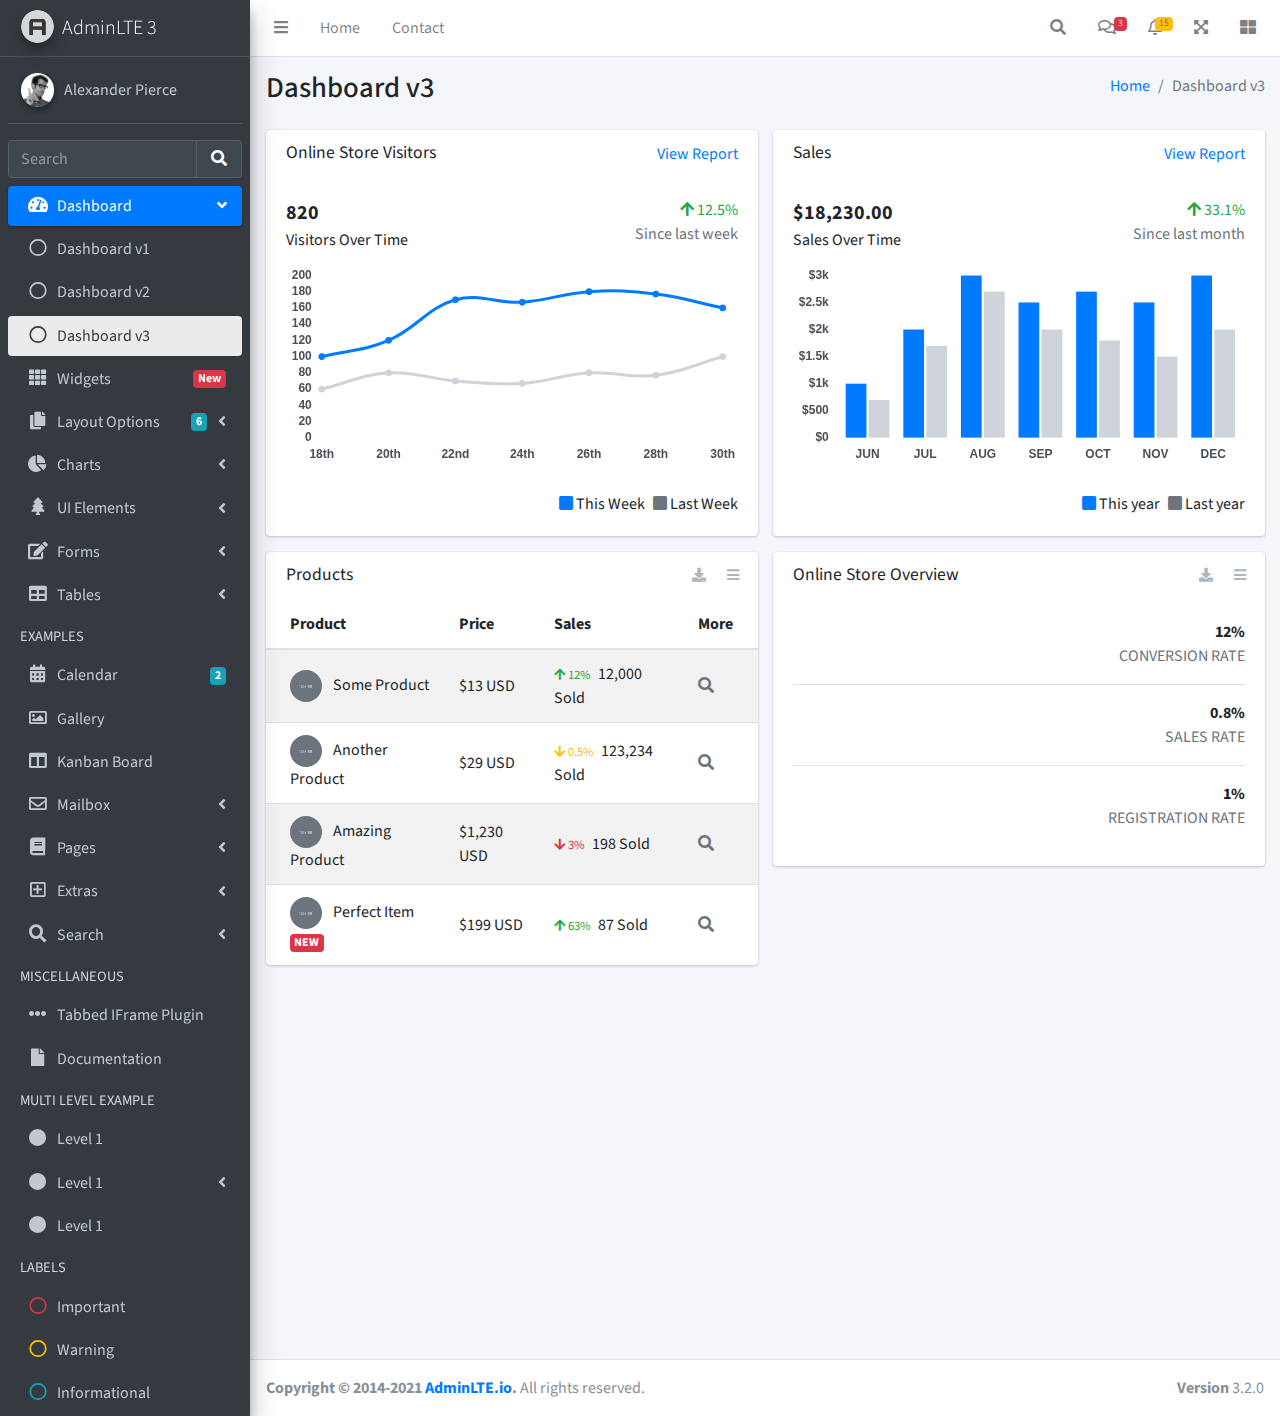
<file: public/AdminLTE/index3.html>
<!DOCTYPE html>
<html lang="en">
<head>
  <meta charset="utf-8">
  <meta name="viewport" content="width=device-width, initial-scale=1">
  <title>AdminLTE 3 | Dashboard 3</title>

  <!-- Google Font: Source Sans Pro -->
  <link rel="stylesheet" href="https://fonts.googleapis.com/css?family=Source+Sans+Pro:300,400,400i,700&display=fallback">
  <!-- Font Awesome Icons -->
  <link rel="stylesheet" href="plugins/fontawesome-free/css/all.min.css">
  <!-- IonIcons -->
  <link rel="stylesheet" href="https://code.ionicframework.com/ionicons/2.0.1/css/ionicons.min.css">
  <!-- Theme style -->
  <link rel="stylesheet" href="dist/css/adminlte.min.css">
</head>
<!--
`body` tag options:

  Apply one or more of the following classes to to the body tag
  to get the desired effect

  * sidebar-collapse
  * sidebar-mini
-->
<body class="hold-transition sidebar-mini">
<div class="wrapper">
  <!-- Navbar -->
  <nav class="main-header navbar navbar-expand navbar-white navbar-light">
    <!-- Left navbar links -->
    <ul class="navbar-nav">
      <li class="nav-item">
        <a class="nav-link" data-widget="pushmenu" href="#" role="button"><i class="fas fa-bars"></i></a>
      </li>
      <li class="nav-item d-none d-sm-inline-block">
        <a href="index3.html" class="nav-link">Home</a>
      </li>
      <li class="nav-item d-none d-sm-inline-block">
        <a href="#" class="nav-link">Contact</a>
      </li>
    </ul>

    <!-- Right navbar links -->
    <ul class="navbar-nav ml-auto">
      <!-- Navbar Search -->
      <li class="nav-item">
        <a class="nav-link" data-widget="navbar-search" href="#" role="button">
          <i class="fas fa-search"></i>
        </a>
        <div class="navbar-search-block">
          <form class="form-inline">
            <div class="input-group input-group-sm">
              <input class="form-control form-control-navbar" type="search" placeholder="Search" aria-label="Search">
              <div class="input-group-append">
                <button class="btn btn-navbar" type="submit">
                  <i class="fas fa-search"></i>
                </button>
                <button class="btn btn-navbar" type="button" data-widget="navbar-search">
                  <i class="fas fa-times"></i>
                </button>
              </div>
            </div>
          </form>
        </div>
      </li>

      <!-- Messages Dropdown Menu -->
      <li class="nav-item dropdown">
        <a class="nav-link" data-toggle="dropdown" href="#">
          <i class="far fa-comments"></i>
          <span class="badge badge-danger navbar-badge">3</span>
        </a>
        <div class="dropdown-menu dropdown-menu-lg dropdown-menu-right">
          <a href="#" class="dropdown-item">
            <!-- Message Start -->
            <div class="media">
              <img src="dist/img/user1-128x128.jpg" alt="User Avatar" class="img-size-50 mr-3 img-circle">
              <div class="media-body">
                <h3 class="dropdown-item-title">
                  Brad Diesel
                  <span class="float-right text-sm text-danger"><i class="fas fa-star"></i></span>
                </h3>
                <p class="text-sm">Call me whenever you can...</p>
                <p class="text-sm text-muted"><i class="far fa-clock mr-1"></i> 4 Hours Ago</p>
              </div>
            </div>
            <!-- Message End -->
          </a>
          <div class="dropdown-divider"></div>
          <a href="#" class="dropdown-item">
            <!-- Message Start -->
            <div class="media">
              <img src="dist/img/user8-128x128.jpg" alt="User Avatar" class="img-size-50 img-circle mr-3">
              <div class="media-body">
                <h3 class="dropdown-item-title">
                  John Pierce
                  <span class="float-right text-sm text-muted"><i class="fas fa-star"></i></span>
                </h3>
                <p class="text-sm">I got your message bro</p>
                <p class="text-sm text-muted"><i class="far fa-clock mr-1"></i> 4 Hours Ago</p>
              </div>
            </div>
            <!-- Message End -->
          </a>
          <div class="dropdown-divider"></div>
          <a href="#" class="dropdown-item">
            <!-- Message Start -->
            <div class="media">
              <img src="dist/img/user3-128x128.jpg" alt="User Avatar" class="img-size-50 img-circle mr-3">
              <div class="media-body">
                <h3 class="dropdown-item-title">
                  Nora Silvester
                  <span class="float-right text-sm text-warning"><i class="fas fa-star"></i></span>
                </h3>
                <p class="text-sm">The subject goes here</p>
                <p class="text-sm text-muted"><i class="far fa-clock mr-1"></i> 4 Hours Ago</p>
              </div>
            </div>
            <!-- Message End -->
          </a>
          <div class="dropdown-divider"></div>
          <a href="#" class="dropdown-item dropdown-footer">See All Messages</a>
        </div>
      </li>
      <!-- Notifications Dropdown Menu -->
      <li class="nav-item dropdown">
        <a class="nav-link" data-toggle="dropdown" href="#">
          <i class="far fa-bell"></i>
          <span class="badge badge-warning navbar-badge">15</span>
        </a>
        <div class="dropdown-menu dropdown-menu-lg dropdown-menu-right">
          <span class="dropdown-item dropdown-header">15 Notifications</span>
          <div class="dropdown-divider"></div>
          <a href="#" class="dropdown-item">
            <i class="fas fa-envelope mr-2"></i> 4 new messages
            <span class="float-right text-muted text-sm">3 mins</span>
          </a>
          <div class="dropdown-divider"></div>
          <a href="#" class="dropdown-item">
            <i class="fas fa-users mr-2"></i> 8 friend requests
            <span class="float-right text-muted text-sm">12 hours</span>
          </a>
          <div class="dropdown-divider"></div>
          <a href="#" class="dropdown-item">
            <i class="fas fa-file mr-2"></i> 3 new reports
            <span class="float-right text-muted text-sm">2 days</span>
          </a>
          <div class="dropdown-divider"></div>
          <a href="#" class="dropdown-item dropdown-footer">See All Notifications</a>
        </div>
      </li>
      <li class="nav-item">
        <a class="nav-link" data-widget="fullscreen" href="#" role="button">
          <i class="fas fa-expand-arrows-alt"></i>
        </a>
      </li>
      <li class="nav-item">
        <a class="nav-link" data-widget="control-sidebar" data-slide="true" href="#" role="button">
          <i class="fas fa-th-large"></i>
        </a>
      </li>
    </ul>
  </nav>
  <!-- /.navbar -->

  <!-- Main Sidebar Container -->
  <aside class="main-sidebar sidebar-dark-primary elevation-4">
    <!-- Brand Logo -->
    <a href="index3.html" class="brand-link">
      <img src="dist/img/AdminLTELogo.png" alt="AdminLTE Logo" class="brand-image img-circle elevation-3" style="opacity: .8">
      <span class="brand-text font-weight-light">AdminLTE 3</span>
    </a>

    <!-- Sidebar -->
    <div class="sidebar">
      <!-- Sidebar user panel (optional) -->
      <div class="user-panel mt-3 pb-3 mb-3 d-flex">
        <div class="image">
          <img src="dist/img/user2-160x160.jpg" class="img-circle elevation-2" alt="User Image">
        </div>
        <div class="info">
          <a href="#" class="d-block">Alexander Pierce</a>
        </div>
      </div>

      <!-- SidebarSearch Form -->
      <div class="form-inline">
        <div class="input-group" data-widget="sidebar-search">
          <input class="form-control form-control-sidebar" type="search" placeholder="Search" aria-label="Search">
          <div class="input-group-append">
            <button class="btn btn-sidebar">
              <i class="fas fa-search fa-fw"></i>
            </button>
          </div>
        </div>
      </div>

      <!-- Sidebar Menu -->
      <nav class="mt-2">
        <ul class="nav nav-pills nav-sidebar flex-column" data-widget="treeview" role="menu" data-accordion="false">
          <!-- Add icons to the links using the .nav-icon class
               with font-awesome or any other icon font library -->
          <li class="nav-item menu-open">
            <a href="#" class="nav-link active">
              <i class="nav-icon fas fa-tachometer-alt"></i>
              <p>
                Dashboard
                <i class="right fas fa-angle-left"></i>
              </p>
            </a>
            <ul class="nav nav-treeview">
              <li class="nav-item">
                <a href="./index.html" class="nav-link">
                  <i class="far fa-circle nav-icon"></i>
                  <p>Dashboard v1</p>
                </a>
              </li>
              <li class="nav-item">
                <a href="./index2.html" class="nav-link">
                  <i class="far fa-circle nav-icon"></i>
                  <p>Dashboard v2</p>
                </a>
              </li>
              <li class="nav-item">
                <a href="./index3.html" class="nav-link active">
                  <i class="far fa-circle nav-icon"></i>
                  <p>Dashboard v3</p>
                </a>
              </li>
            </ul>
          </li>
          <li class="nav-item">
            <a href="pages/widgets.html" class="nav-link">
              <i class="nav-icon fas fa-th"></i>
              <p>
                Widgets
                <span class="right badge badge-danger">New</span>
              </p>
            </a>
          </li>
          <li class="nav-item">
            <a href="#" class="nav-link">
              <i class="nav-icon fas fa-copy"></i>
              <p>
                Layout Options
                <i class="fas fa-angle-left right"></i>
                <span class="badge badge-info right">6</span>
              </p>
            </a>
            <ul class="nav nav-treeview">
              <li class="nav-item">
                <a href="pages/layout/top-nav.html" class="nav-link">
                  <i class="far fa-circle nav-icon"></i>
                  <p>Top Navigation</p>
                </a>
              </li>
              <li class="nav-item">
                <a href="pages/layout/top-nav-sidebar.html" class="nav-link">
                  <i class="far fa-circle nav-icon"></i>
                  <p>Top Navigation + Sidebar</p>
                </a>
              </li>
              <li class="nav-item">
                <a href="pages/layout/boxed.html" class="nav-link">
                  <i class="far fa-circle nav-icon"></i>
                  <p>Boxed</p>
                </a>
              </li>
              <li class="nav-item">
                <a href="pages/layout/fixed-sidebar.html" class="nav-link">
                  <i class="far fa-circle nav-icon"></i>
                  <p>Fixed Sidebar</p>
                </a>
              </li>
              <li class="nav-item">
                <a href="pages/layout/fixed-sidebar-custom.html" class="nav-link">
                  <i class="far fa-circle nav-icon"></i>
                  <p>Fixed Sidebar <small>+ Custom Area</small></p>
                </a>
              </li>
              <li class="nav-item">
                <a href="pages/layout/fixed-topnav.html" class="nav-link">
                  <i class="far fa-circle nav-icon"></i>
                  <p>Fixed Navbar</p>
                </a>
              </li>
              <li class="nav-item">
                <a href="pages/layout/fixed-footer.html" class="nav-link">
                  <i class="far fa-circle nav-icon"></i>
                  <p>Fixed Footer</p>
                </a>
              </li>
              <li class="nav-item">
                <a href="pages/layout/collapsed-sidebar.html" class="nav-link">
                  <i class="far fa-circle nav-icon"></i>
                  <p>Collapsed Sidebar</p>
                </a>
              </li>
            </ul>
          </li>
          <li class="nav-item">
            <a href="#" class="nav-link">
              <i class="nav-icon fas fa-chart-pie"></i>
              <p>
                Charts
                <i class="right fas fa-angle-left"></i>
              </p>
            </a>
            <ul class="nav nav-treeview">
              <li class="nav-item">
                <a href="pages/charts/chartjs.html" class="nav-link">
                  <i class="far fa-circle nav-icon"></i>
                  <p>ChartJS</p>
                </a>
              </li>
              <li class="nav-item">
                <a href="pages/charts/flot.html" class="nav-link">
                  <i class="far fa-circle nav-icon"></i>
                  <p>Flot</p>
                </a>
              </li>
              <li class="nav-item">
                <a href="pages/charts/inline.html" class="nav-link">
                  <i class="far fa-circle nav-icon"></i>
                  <p>Inline</p>
                </a>
              </li>
              <li class="nav-item">
                <a href="pages/charts/uplot.html" class="nav-link">
                  <i class="far fa-circle nav-icon"></i>
                  <p>uPlot</p>
                </a>
              </li>
            </ul>
          </li>
          <li class="nav-item">
            <a href="#" class="nav-link">
              <i class="nav-icon fas fa-tree"></i>
              <p>
                UI Elements
                <i class="fas fa-angle-left right"></i>
              </p>
            </a>
            <ul class="nav nav-treeview">
              <li class="nav-item">
                <a href="pages/UI/general.html" class="nav-link">
                  <i class="far fa-circle nav-icon"></i>
                  <p>General</p>
                </a>
              </li>
              <li class="nav-item">
                <a href="pages/UI/icons.html" class="nav-link">
                  <i class="far fa-circle nav-icon"></i>
                  <p>Icons</p>
                </a>
              </li>
              <li class="nav-item">
                <a href="pages/UI/buttons.html" class="nav-link">
                  <i class="far fa-circle nav-icon"></i>
                  <p>Buttons</p>
                </a>
              </li>
              <li class="nav-item">
                <a href="pages/UI/sliders.html" class="nav-link">
                  <i class="far fa-circle nav-icon"></i>
                  <p>Sliders</p>
                </a>
              </li>
              <li class="nav-item">
                <a href="pages/UI/modals.html" class="nav-link">
                  <i class="far fa-circle nav-icon"></i>
                  <p>Modals & Alerts</p>
                </a>
              </li>
              <li class="nav-item">
                <a href="pages/UI/navbar.html" class="nav-link">
                  <i class="far fa-circle nav-icon"></i>
                  <p>Navbar & Tabs</p>
                </a>
              </li>
              <li class="nav-item">
                <a href="pages/UI/timeline.html" class="nav-link">
                  <i class="far fa-circle nav-icon"></i>
                  <p>Timeline</p>
                </a>
              </li>
              <li class="nav-item">
                <a href="pages/UI/ribbons.html" class="nav-link">
                  <i class="far fa-circle nav-icon"></i>
                  <p>Ribbons</p>
                </a>
              </li>
            </ul>
          </li>
          <li class="nav-item">
            <a href="#" class="nav-link">
              <i class="nav-icon fas fa-edit"></i>
              <p>
                Forms
                <i class="fas fa-angle-left right"></i>
              </p>
            </a>
            <ul class="nav nav-treeview">
              <li class="nav-item">
                <a href="pages/forms/general.html" class="nav-link">
                  <i class="far fa-circle nav-icon"></i>
                  <p>General Elements</p>
                </a>
              </li>
              <li class="nav-item">
                <a href="pages/forms/advanced.html" class="nav-link">
                  <i class="far fa-circle nav-icon"></i>
                  <p>Advanced Elements</p>
                </a>
              </li>
              <li class="nav-item">
                <a href="pages/forms/editors.html" class="nav-link">
                  <i class="far fa-circle nav-icon"></i>
                  <p>Editors</p>
                </a>
              </li>
              <li class="nav-item">
                <a href="pages/forms/validation.html" class="nav-link">
                  <i class="far fa-circle nav-icon"></i>
                  <p>Validation</p>
                </a>
              </li>
            </ul>
          </li>
          <li class="nav-item">
            <a href="#" class="nav-link">
              <i class="nav-icon fas fa-table"></i>
              <p>
                Tables
                <i class="fas fa-angle-left right"></i>
              </p>
            </a>
            <ul class="nav nav-treeview">
              <li class="nav-item">
                <a href="pages/tables/simple.html" class="nav-link">
                  <i class="far fa-circle nav-icon"></i>
                  <p>Simple Tables</p>
                </a>
              </li>
              <li class="nav-item">
                <a href="pages/tables/data.html" class="nav-link">
                  <i class="far fa-circle nav-icon"></i>
                  <p>DataTables</p>
                </a>
              </li>
              <li class="nav-item">
                <a href="pages/tables/jsgrid.html" class="nav-link">
                  <i class="far fa-circle nav-icon"></i>
                  <p>jsGrid</p>
                </a>
              </li>
            </ul>
          </li>
          <li class="nav-header">EXAMPLES</li>
          <li class="nav-item">
            <a href="pages/calendar.html" class="nav-link">
              <i class="nav-icon fas fa-calendar-alt"></i>
              <p>
                Calendar
                <span class="badge badge-info right">2</span>
              </p>
            </a>
          </li>
          <li class="nav-item">
            <a href="pages/gallery.html" class="nav-link">
              <i class="nav-icon far fa-image"></i>
              <p>
                Gallery
              </p>
            </a>
          </li>
          <li class="nav-item">
            <a href="pages/kanban.html" class="nav-link">
              <i class="nav-icon fas fa-columns"></i>
              <p>
                Kanban Board
              </p>
            </a>
          </li>
          <li class="nav-item">
            <a href="#" class="nav-link">
              <i class="nav-icon far fa-envelope"></i>
              <p>
                Mailbox
                <i class="fas fa-angle-left right"></i>
              </p>
            </a>
            <ul class="nav nav-treeview">
              <li class="nav-item">
                <a href="pages/mailbox/mailbox.html" class="nav-link">
                  <i class="far fa-circle nav-icon"></i>
                  <p>Inbox</p>
                </a>
              </li>
              <li class="nav-item">
                <a href="pages/mailbox/compose.html" class="nav-link">
                  <i class="far fa-circle nav-icon"></i>
                  <p>Compose</p>
                </a>
              </li>
              <li class="nav-item">
                <a href="pages/mailbox/read-mail.html" class="nav-link">
                  <i class="far fa-circle nav-icon"></i>
                  <p>Read</p>
                </a>
              </li>
            </ul>
          </li>
          <li class="nav-item">
            <a href="#" class="nav-link">
              <i class="nav-icon fas fa-book"></i>
              <p>
                Pages
                <i class="fas fa-angle-left right"></i>
              </p>
            </a>
            <ul class="nav nav-treeview">
              <li class="nav-item">
                <a href="pages/examples/invoice.html" class="nav-link">
                  <i class="far fa-circle nav-icon"></i>
                  <p>Invoice</p>
                </a>
              </li>
              <li class="nav-item">
                <a href="pages/examples/profile.html" class="nav-link">
                  <i class="far fa-circle nav-icon"></i>
                  <p>Profile</p>
                </a>
              </li>
              <li class="nav-item">
                <a href="pages/examples/e-commerce.html" class="nav-link">
                  <i class="far fa-circle nav-icon"></i>
                  <p>E-commerce</p>
                </a>
              </li>
              <li class="nav-item">
                <a href="pages/examples/projects.html" class="nav-link">
                  <i class="far fa-circle nav-icon"></i>
                  <p>Projects</p>
                </a>
              </li>
              <li class="nav-item">
                <a href="pages/examples/project-add.html" class="nav-link">
                  <i class="far fa-circle nav-icon"></i>
                  <p>Project Add</p>
                </a>
              </li>
              <li class="nav-item">
                <a href="pages/examples/project-edit.html" class="nav-link">
                  <i class="far fa-circle nav-icon"></i>
                  <p>Project Edit</p>
                </a>
              </li>
              <li class="nav-item">
                <a href="pages/examples/project-detail.html" class="nav-link">
                  <i class="far fa-circle nav-icon"></i>
                  <p>Project Detail</p>
                </a>
              </li>
              <li class="nav-item">
                <a href="pages/examples/contacts.html" class="nav-link">
                  <i class="far fa-circle nav-icon"></i>
                  <p>Contacts</p>
                </a>
              </li>
              <li class="nav-item">
                <a href="pages/examples/faq.html" class="nav-link">
                  <i class="far fa-circle nav-icon"></i>
                  <p>FAQ</p>
                </a>
              </li>
              <li class="nav-item">
                <a href="pages/examples/contact-us.html" class="nav-link">
                  <i class="far fa-circle nav-icon"></i>
                  <p>Contact us</p>
                </a>
              </li>
            </ul>
          </li>
          <li class="nav-item">
            <a href="#" class="nav-link">
              <i class="nav-icon far fa-plus-square"></i>
              <p>
                Extras
                <i class="fas fa-angle-left right"></i>
              </p>
            </a>
            <ul class="nav nav-treeview">
              <li class="nav-item">
                <a href="#" class="nav-link">
                  <i class="far fa-circle nav-icon"></i>
                  <p>
                    Login & Register v1
                    <i class="fas fa-angle-left right"></i>
                  </p>
                </a>
                <ul class="nav nav-treeview">
                  <li class="nav-item">
                    <a href="pages/examples/login.html" class="nav-link">
                      <i class="far fa-circle nav-icon"></i>
                      <p>Login v1</p>
                    </a>
                  </li>
                  <li class="nav-item">
                    <a href="pages/examples/register.html" class="nav-link">
                      <i class="far fa-circle nav-icon"></i>
                      <p>Register v1</p>
                    </a>
                  </li>
                  <li class="nav-item">
                    <a href="pages/examples/forgot-password.html" class="nav-link">
                      <i class="far fa-circle nav-icon"></i>
                      <p>Forgot Password v1</p>
                    </a>
                  </li>
                  <li class="nav-item">
                    <a href="pages/examples/recover-password.html" class="nav-link">
                      <i class="far fa-circle nav-icon"></i>
                      <p>Recover Password v1</p>
                    </a>
                  </li>
                </ul>
              </li>
              <li class="nav-item">
                <a href="#" class="nav-link">
                  <i class="far fa-circle nav-icon"></i>
                  <p>
                    Login & Register v2
                    <i class="fas fa-angle-left right"></i>
                  </p>
                </a>
                <ul class="nav nav-treeview">
                  <li class="nav-item">
                    <a href="pages/examples/login-v2.html" class="nav-link">
                      <i class="far fa-circle nav-icon"></i>
                      <p>Login v2</p>
                    </a>
                  </li>
                  <li class="nav-item">
                    <a href="pages/examples/register-v2.html" class="nav-link">
                      <i class="far fa-circle nav-icon"></i>
                      <p>Register v2</p>
                    </a>
                  </li>
                  <li class="nav-item">
                    <a href="pages/examples/forgot-password-v2.html" class="nav-link">
                      <i class="far fa-circle nav-icon"></i>
                      <p>Forgot Password v2</p>
                    </a>
                  </li>
                  <li class="nav-item">
                    <a href="pages/examples/recover-password-v2.html" class="nav-link">
                      <i class="far fa-circle nav-icon"></i>
                      <p>Recover Password v2</p>
                    </a>
                  </li>
                </ul>
              </li>
              <li class="nav-item">
                <a href="pages/examples/lockscreen.html" class="nav-link">
                  <i class="far fa-circle nav-icon"></i>
                  <p>Lockscreen</p>
                </a>
              </li>
              <li class="nav-item">
                <a href="pages/examples/legacy-user-menu.html" class="nav-link">
                  <i class="far fa-circle nav-icon"></i>
                  <p>Legacy User Menu</p>
                </a>
              </li>
              <li class="nav-item">
                <a href="pages/examples/language-menu.html" class="nav-link">
                  <i class="far fa-circle nav-icon"></i>
                  <p>Language Menu</p>
                </a>
              </li>
              <li class="nav-item">
                <a href="pages/examples/404.html" class="nav-link">
                  <i class="far fa-circle nav-icon"></i>
                  <p>Error 404</p>
                </a>
              </li>
              <li class="nav-item">
                <a href="pages/examples/500.html" class="nav-link">
                  <i class="far fa-circle nav-icon"></i>
                  <p>Error 500</p>
                </a>
              </li>
              <li class="nav-item">
                <a href="pages/examples/pace.html" class="nav-link">
                  <i class="far fa-circle nav-icon"></i>
                  <p>Pace</p>
                </a>
              </li>
              <li class="nav-item">
                <a href="pages/examples/blank.html" class="nav-link">
                  <i class="far fa-circle nav-icon"></i>
                  <p>Blank Page</p>
                </a>
              </li>
              <li class="nav-item">
                <a href="starter.html" class="nav-link">
                  <i class="far fa-circle nav-icon"></i>
                  <p>Starter Page</p>
                </a>
              </li>
            </ul>
          </li>
          <li class="nav-item">
            <a href="#" class="nav-link">
              <i class="nav-icon fas fa-search"></i>
              <p>
                Search
                <i class="fas fa-angle-left right"></i>
              </p>
            </a>
            <ul class="nav nav-treeview">
              <li class="nav-item">
                <a href="pages/search/simple.html" class="nav-link">
                  <i class="far fa-circle nav-icon"></i>
                  <p>Simple Search</p>
                </a>
              </li>
              <li class="nav-item">
                <a href="pages/search/enhanced.html" class="nav-link">
                  <i class="far fa-circle nav-icon"></i>
                  <p>Enhanced</p>
                </a>
              </li>
            </ul>
          </li>
          <li class="nav-header">MISCELLANEOUS</li>
          <li class="nav-item">
            <a href="iframe.html" class="nav-link">
              <i class="nav-icon fas fa-ellipsis-h"></i>
              <p>Tabbed IFrame Plugin</p>
            </a>
          </li>
          <li class="nav-item">
            <a href="https://adminlte.io/docs/3.1/" class="nav-link">
              <i class="nav-icon fas fa-file"></i>
              <p>Documentation</p>
            </a>
          </li>
          <li class="nav-header">MULTI LEVEL EXAMPLE</li>
          <li class="nav-item">
            <a href="#" class="nav-link">
              <i class="fas fa-circle nav-icon"></i>
              <p>Level 1</p>
            </a>
          </li>
          <li class="nav-item">
            <a href="#" class="nav-link">
              <i class="nav-icon fas fa-circle"></i>
              <p>
                Level 1
                <i class="right fas fa-angle-left"></i>
              </p>
            </a>
            <ul class="nav nav-treeview">
              <li class="nav-item">
                <a href="#" class="nav-link">
                  <i class="far fa-circle nav-icon"></i>
                  <p>Level 2</p>
                </a>
              </li>
              <li class="nav-item">
                <a href="#" class="nav-link">
                  <i class="far fa-circle nav-icon"></i>
                  <p>
                    Level 2
                    <i class="right fas fa-angle-left"></i>
                  </p>
                </a>
                <ul class="nav nav-treeview">
                  <li class="nav-item">
                    <a href="#" class="nav-link">
                      <i class="far fa-dot-circle nav-icon"></i>
                      <p>Level 3</p>
                    </a>
                  </li>
                  <li class="nav-item">
                    <a href="#" class="nav-link">
                      <i class="far fa-dot-circle nav-icon"></i>
                      <p>Level 3</p>
                    </a>
                  </li>
                  <li class="nav-item">
                    <a href="#" class="nav-link">
                      <i class="far fa-dot-circle nav-icon"></i>
                      <p>Level 3</p>
                    </a>
                  </li>
                </ul>
              </li>
              <li class="nav-item">
                <a href="#" class="nav-link">
                  <i class="far fa-circle nav-icon"></i>
                  <p>Level 2</p>
                </a>
              </li>
            </ul>
          </li>
          <li class="nav-item">
            <a href="#" class="nav-link">
              <i class="fas fa-circle nav-icon"></i>
              <p>Level 1</p>
            </a>
          </li>
          <li class="nav-header">LABELS</li>
          <li class="nav-item">
            <a href="#" class="nav-link">
              <i class="nav-icon far fa-circle text-danger"></i>
              <p class="text">Important</p>
            </a>
          </li>
          <li class="nav-item">
            <a href="#" class="nav-link">
              <i class="nav-icon far fa-circle text-warning"></i>
              <p>Warning</p>
            </a>
          </li>
          <li class="nav-item">
            <a href="#" class="nav-link">
              <i class="nav-icon far fa-circle text-info"></i>
              <p>Informational</p>
            </a>
          </li>
        </ul>
      </nav>
      <!-- /.sidebar-menu -->
    </div>
    <!-- /.sidebar -->
  </aside>

  <!-- Content Wrapper. Contains page content -->
  <div class="content-wrapper">
    <!-- Content Header (Page header) -->
    <div class="content-header">
      <div class="container-fluid">
        <div class="row mb-2">
          <div class="col-sm-6">
            <h1 class="m-0">Dashboard v3</h1>
          </div><!-- /.col -->
          <div class="col-sm-6">
            <ol class="breadcrumb float-sm-right">
              <li class="breadcrumb-item"><a href="#">Home</a></li>
              <li class="breadcrumb-item active">Dashboard v3</li>
            </ol>
          </div><!-- /.col -->
        </div><!-- /.row -->
      </div><!-- /.container-fluid -->
    </div>
    <!-- /.content-header -->

    <!-- Main content -->
    <div class="content">
      <div class="container-fluid">
        <div class="row">
          <div class="col-lg-6">
            <div class="card">
              <div class="card-header border-0">
                <div class="d-flex justify-content-between">
                  <h3 class="card-title">Online Store Visitors</h3>
                  <a href="javascript:void(0);">View Report</a>
                </div>
              </div>
              <div class="card-body">
                <div class="d-flex">
                  <p class="d-flex flex-column">
                    <span class="text-bold text-lg">820</span>
                    <span>Visitors Over Time</span>
                  </p>
                  <p class="ml-auto d-flex flex-column text-right">
                    <span class="text-success">
                      <i class="fas fa-arrow-up"></i> 12.5%
                    </span>
                    <span class="text-muted">Since last week</span>
                  </p>
                </div>
                <!-- /.d-flex -->

                <div class="position-relative mb-4">
                  <canvas id="visitors-chart" height="200"></canvas>
                </div>

                <div class="d-flex flex-row justify-content-end">
                  <span class="mr-2">
                    <i class="fas fa-square text-primary"></i> This Week
                  </span>

                  <span>
                    <i class="fas fa-square text-gray"></i> Last Week
                  </span>
                </div>
              </div>
            </div>
            <!-- /.card -->

            <div class="card">
              <div class="card-header border-0">
                <h3 class="card-title">Products</h3>
                <div class="card-tools">
                  <a href="#" class="btn btn-tool btn-sm">
                    <i class="fas fa-download"></i>
                  </a>
                  <a href="#" class="btn btn-tool btn-sm">
                    <i class="fas fa-bars"></i>
                  </a>
                </div>
              </div>
              <div class="card-body table-responsive p-0">
                <table class="table table-striped table-valign-middle">
                  <thead>
                  <tr>
                    <th>Product</th>
                    <th>Price</th>
                    <th>Sales</th>
                    <th>More</th>
                  </tr>
                  </thead>
                  <tbody>
                  <tr>
                    <td>
                      <img src="dist/img/default-150x150.png" alt="Product 1" class="img-circle img-size-32 mr-2">
                      Some Product
                    </td>
                    <td>$13 USD</td>
                    <td>
                      <small class="text-success mr-1">
                        <i class="fas fa-arrow-up"></i>
                        12%
                      </small>
                      12,000 Sold
                    </td>
                    <td>
                      <a href="#" class="text-muted">
                        <i class="fas fa-search"></i>
                      </a>
                    </td>
                  </tr>
                  <tr>
                    <td>
                      <img src="dist/img/default-150x150.png" alt="Product 1" class="img-circle img-size-32 mr-2">
                      Another Product
                    </td>
                    <td>$29 USD</td>
                    <td>
                      <small class="text-warning mr-1">
                        <i class="fas fa-arrow-down"></i>
                        0.5%
                      </small>
                      123,234 Sold
                    </td>
                    <td>
                      <a href="#" class="text-muted">
                        <i class="fas fa-search"></i>
                      </a>
                    </td>
                  </tr>
                  <tr>
                    <td>
                      <img src="dist/img/default-150x150.png" alt="Product 1" class="img-circle img-size-32 mr-2">
                      Amazing Product
                    </td>
                    <td>$1,230 USD</td>
                    <td>
                      <small class="text-danger mr-1">
                        <i class="fas fa-arrow-down"></i>
                        3%
                      </small>
                      198 Sold
                    </td>
                    <td>
                      <a href="#" class="text-muted">
                        <i class="fas fa-search"></i>
                      </a>
                    </td>
                  </tr>
                  <tr>
                    <td>
                      <img src="dist/img/default-150x150.png" alt="Product 1" class="img-circle img-size-32 mr-2">
                      Perfect Item
                      <span class="badge bg-danger">NEW</span>
                    </td>
                    <td>$199 USD</td>
                    <td>
                      <small class="text-success mr-1">
                        <i class="fas fa-arrow-up"></i>
                        63%
                      </small>
                      87 Sold
                    </td>
                    <td>
                      <a href="#" class="text-muted">
                        <i class="fas fa-search"></i>
                      </a>
                    </td>
                  </tr>
                  </tbody>
                </table>
              </div>
            </div>
            <!-- /.card -->
          </div>
          <!-- /.col-md-6 -->
          <div class="col-lg-6">
            <div class="card">
              <div class="card-header border-0">
                <div class="d-flex justify-content-between">
                  <h3 class="card-title">Sales</h3>
                  <a href="javascript:void(0);">View Report</a>
                </div>
              </div>
              <div class="card-body">
                <div class="d-flex">
                  <p class="d-flex flex-column">
                    <span class="text-bold text-lg">$18,230.00</span>
                    <span>Sales Over Time</span>
                  </p>
                  <p class="ml-auto d-flex flex-column text-right">
                    <span class="text-success">
                      <i class="fas fa-arrow-up"></i> 33.1%
                    </span>
                    <span class="text-muted">Since last month</span>
                  </p>
                </div>
                <!-- /.d-flex -->

                <div class="position-relative mb-4">
                  <canvas id="sales-chart" height="200"></canvas>
                </div>

                <div class="d-flex flex-row justify-content-end">
                  <span class="mr-2">
                    <i class="fas fa-square text-primary"></i> This year
                  </span>

                  <span>
                    <i class="fas fa-square text-gray"></i> Last year
                  </span>
                </div>
              </div>
            </div>
            <!-- /.card -->

            <div class="card">
              <div class="card-header border-0">
                <h3 class="card-title">Online Store Overview</h3>
                <div class="card-tools">
                  <a href="#" class="btn btn-sm btn-tool">
                    <i class="fas fa-download"></i>
                  </a>
                  <a href="#" class="btn btn-sm btn-tool">
                    <i class="fas fa-bars"></i>
                  </a>
                </div>
              </div>
              <div class="card-body">
                <div class="d-flex justify-content-between align-items-center border-bottom mb-3">
                  <p class="text-success text-xl">
                    <i class="ion ion-ios-refresh-empty"></i>
                  </p>
                  <p class="d-flex flex-column text-right">
                    <span class="font-weight-bold">
                      <i class="ion ion-android-arrow-up text-success"></i> 12%
                    </span>
                    <span class="text-muted">CONVERSION RATE</span>
                  </p>
                </div>
                <!-- /.d-flex -->
                <div class="d-flex justify-content-between align-items-center border-bottom mb-3">
                  <p class="text-warning text-xl">
                    <i class="ion ion-ios-cart-outline"></i>
                  </p>
                  <p class="d-flex flex-column text-right">
                    <span class="font-weight-bold">
                      <i class="ion ion-android-arrow-up text-warning"></i> 0.8%
                    </span>
                    <span class="text-muted">SALES RATE</span>
                  </p>
                </div>
                <!-- /.d-flex -->
                <div class="d-flex justify-content-between align-items-center mb-0">
                  <p class="text-danger text-xl">
                    <i class="ion ion-ios-people-outline"></i>
                  </p>
                  <p class="d-flex flex-column text-right">
                    <span class="font-weight-bold">
                      <i class="ion ion-android-arrow-down text-danger"></i> 1%
                    </span>
                    <span class="text-muted">REGISTRATION RATE</span>
                  </p>
                </div>
                <!-- /.d-flex -->
              </div>
            </div>
          </div>
          <!-- /.col-md-6 -->
        </div>
        <!-- /.row -->
      </div>
      <!-- /.container-fluid -->
    </div>
    <!-- /.content -->
  </div>
  <!-- /.content-wrapper -->

  <!-- Control Sidebar -->
  <aside class="control-sidebar control-sidebar-dark">
    <!-- Control sidebar content goes here -->
  </aside>
  <!-- /.control-sidebar -->

  <!-- Main Footer -->
  <footer class="main-footer">
    <strong>Copyright &copy; 2014-2021 <a href="https://adminlte.io">AdminLTE.io</a>.</strong>
    All rights reserved.
    <div class="float-right d-none d-sm-inline-block">
      <b>Version</b> 3.2.0
    </div>
  </footer>
</div>
<!-- ./wrapper -->

<!-- REQUIRED SCRIPTS -->

<!-- jQuery -->
<script src="plugins/jquery/jquery.min.js"></script>
<!-- Bootstrap -->
<script src="plugins/bootstrap/js/bootstrap.bundle.min.js"></script>
<!-- AdminLTE -->
<script src="dist/js/adminlte.js"></script>

<!-- OPTIONAL SCRIPTS -->
<script src="plugins/chart.js/Chart.min.js"></script>
<!-- AdminLTE for demo purposes -->
<script src="dist/js/demo.js"></script>
<!-- AdminLTE dashboard demo (This is only for demo purposes) -->
<script src="dist/js/pages/dashboard3.js"></script>
</body>
</html>
</file>
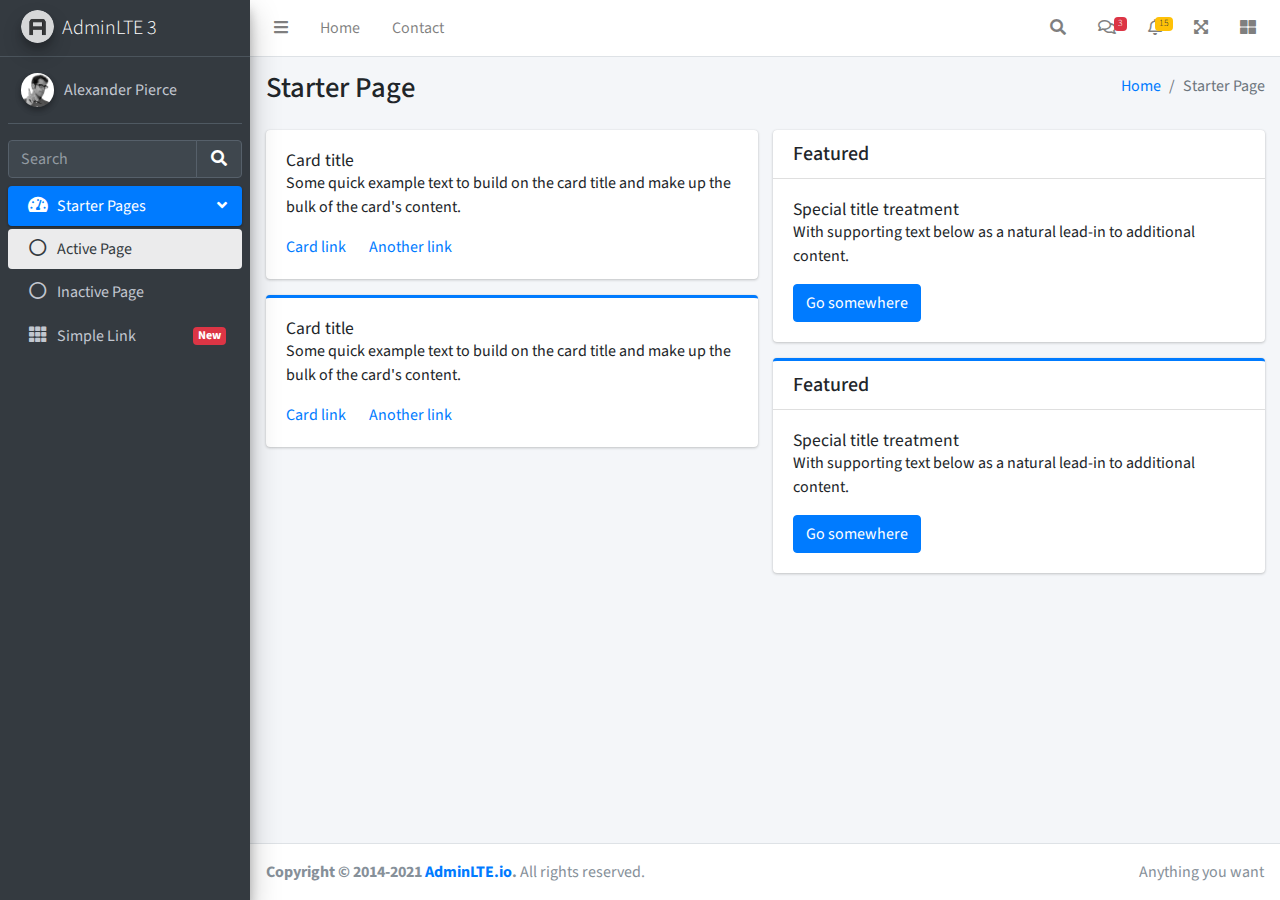
<file: public/AdminLTE/starter.html>
<!DOCTYPE html>
<!--
This is a starter template page. Use this page to start your new project from
scratch. This page gets rid of all links and provides the needed markup only.
-->
<html lang="en">
<head>
  <meta charset="utf-8">
  <meta name="viewport" content="width=device-width, initial-scale=1">
  <title>AdminLTE 3 | Starter</title>

  <!-- Google Font: Source Sans Pro -->
  <link rel="stylesheet" href="https://fonts.googleapis.com/css?family=Source+Sans+Pro:300,400,400i,700&display=fallback">
  <!-- Font Awesome Icons -->
  <link rel="stylesheet" href="plugins/fontawesome-free/css/all.min.css">
  <!-- Theme style -->
  <link rel="stylesheet" href="dist/css/adminlte.min.css">
</head>
<body class="hold-transition sidebar-mini">
<div class="wrapper">

  <!-- Navbar -->
  <nav class="main-header navbar navbar-expand navbar-white navbar-light">
    <!-- Left navbar links -->
    <ul class="navbar-nav">
      <li class="nav-item">
        <a class="nav-link" data-widget="pushmenu" href="#" role="button"><i class="fas fa-bars"></i></a>
      </li>
      <li class="nav-item d-none d-sm-inline-block">
        <a href="index3.html" class="nav-link">Home</a>
      </li>
      <li class="nav-item d-none d-sm-inline-block">
        <a href="#" class="nav-link">Contact</a>
      </li>
    </ul>

    <!-- Right navbar links -->
    <ul class="navbar-nav ml-auto">
      <!-- Navbar Search -->
      <li class="nav-item">
        <a class="nav-link" data-widget="navbar-search" href="#" role="button">
          <i class="fas fa-search"></i>
        </a>
        <div class="navbar-search-block">
          <form class="form-inline">
            <div class="input-group input-group-sm">
              <input class="form-control form-control-navbar" type="search" placeholder="Search" aria-label="Search">
              <div class="input-group-append">
                <button class="btn btn-navbar" type="submit">
                  <i class="fas fa-search"></i>
                </button>
                <button class="btn btn-navbar" type="button" data-widget="navbar-search">
                  <i class="fas fa-times"></i>
                </button>
              </div>
            </div>
          </form>
        </div>
      </li>

      <!-- Messages Dropdown Menu -->
      <li class="nav-item dropdown">
        <a class="nav-link" data-toggle="dropdown" href="#">
          <i class="far fa-comments"></i>
          <span class="badge badge-danger navbar-badge">3</span>
        </a>
        <div class="dropdown-menu dropdown-menu-lg dropdown-menu-right">
          <a href="#" class="dropdown-item">
            <!-- Message Start -->
            <div class="media">
              <img src="dist/img/user1-128x128.jpg" alt="User Avatar" class="img-size-50 mr-3 img-circle">
              <div class="media-body">
                <h3 class="dropdown-item-title">
                  Brad Diesel
                  <span class="float-right text-sm text-danger"><i class="fas fa-star"></i></span>
                </h3>
                <p class="text-sm">Call me whenever you can...</p>
                <p class="text-sm text-muted"><i class="far fa-clock mr-1"></i> 4 Hours Ago</p>
              </div>
            </div>
            <!-- Message End -->
          </a>
          <div class="dropdown-divider"></div>
          <a href="#" class="dropdown-item">
            <!-- Message Start -->
            <div class="media">
              <img src="dist/img/user8-128x128.jpg" alt="User Avatar" class="img-size-50 img-circle mr-3">
              <div class="media-body">
                <h3 class="dropdown-item-title">
                  John Pierce
                  <span class="float-right text-sm text-muted"><i class="fas fa-star"></i></span>
                </h3>
                <p class="text-sm">I got your message bro</p>
                <p class="text-sm text-muted"><i class="far fa-clock mr-1"></i> 4 Hours Ago</p>
              </div>
            </div>
            <!-- Message End -->
          </a>
          <div class="dropdown-divider"></div>
          <a href="#" class="dropdown-item">
            <!-- Message Start -->
            <div class="media">
              <img src="dist/img/user3-128x128.jpg" alt="User Avatar" class="img-size-50 img-circle mr-3">
              <div class="media-body">
                <h3 class="dropdown-item-title">
                  Nora Silvester
                  <span class="float-right text-sm text-warning"><i class="fas fa-star"></i></span>
                </h3>
                <p class="text-sm">The subject goes here</p>
                <p class="text-sm text-muted"><i class="far fa-clock mr-1"></i> 4 Hours Ago</p>
              </div>
            </div>
            <!-- Message End -->
          </a>
          <div class="dropdown-divider"></div>
          <a href="#" class="dropdown-item dropdown-footer">See All Messages</a>
        </div>
      </li>
      <!-- Notifications Dropdown Menu -->
      <li class="nav-item dropdown">
        <a class="nav-link" data-toggle="dropdown" href="#">
          <i class="far fa-bell"></i>
          <span class="badge badge-warning navbar-badge">15</span>
        </a>
        <div class="dropdown-menu dropdown-menu-lg dropdown-menu-right">
          <span class="dropdown-header">15 Notifications</span>
          <div class="dropdown-divider"></div>
          <a href="#" class="dropdown-item">
            <i class="fas fa-envelope mr-2"></i> 4 new messages
            <span class="float-right text-muted text-sm">3 mins</span>
          </a>
          <div class="dropdown-divider"></div>
          <a href="#" class="dropdown-item">
            <i class="fas fa-users mr-2"></i> 8 friend requests
            <span class="float-right text-muted text-sm">12 hours</span>
          </a>
          <div class="dropdown-divider"></div>
          <a href="#" class="dropdown-item">
            <i class="fas fa-file mr-2"></i> 3 new reports
            <span class="float-right text-muted text-sm">2 days</span>
          </a>
          <div class="dropdown-divider"></div>
          <a href="#" class="dropdown-item dropdown-footer">See All Notifications</a>
        </div>
      </li>
      <li class="nav-item">
        <a class="nav-link" data-widget="fullscreen" href="#" role="button">
          <i class="fas fa-expand-arrows-alt"></i>
        </a>
      </li>
      <li class="nav-item">
        <a class="nav-link" data-widget="control-sidebar" data-slide="true" href="#" role="button">
          <i class="fas fa-th-large"></i>
        </a>
      </li>
    </ul>
  </nav>
  <!-- /.navbar -->

  <!-- Main Sidebar Container -->
  <aside class="main-sidebar sidebar-dark-primary elevation-4">
    <!-- Brand Logo -->
    <a href="index3.html" class="brand-link">
      <img src="dist/img/AdminLTELogo.png" alt="AdminLTE Logo" class="brand-image img-circle elevation-3" style="opacity: .8">
      <span class="brand-text font-weight-light">AdminLTE 3</span>
    </a>

    <!-- Sidebar -->
    <div class="sidebar">
      <!-- Sidebar user panel (optional) -->
      <div class="user-panel mt-3 pb-3 mb-3 d-flex">
        <div class="image">
          <img src="dist/img/user2-160x160.jpg" class="img-circle elevation-2" alt="User Image">
        </div>
        <div class="info">
          <a href="#" class="d-block">Alexander Pierce</a>
        </div>
      </div>

      <!-- SidebarSearch Form -->
      <div class="form-inline">
        <div class="input-group" data-widget="sidebar-search">
          <input class="form-control form-control-sidebar" type="search" placeholder="Search" aria-label="Search">
          <div class="input-group-append">
            <button class="btn btn-sidebar">
              <i class="fas fa-search fa-fw"></i>
            </button>
          </div>
        </div>
      </div>

      <!-- Sidebar Menu -->
      <nav class="mt-2">
        <ul class="nav nav-pills nav-sidebar flex-column" data-widget="treeview" role="menu" data-accordion="false">
          <!-- Add icons to the links using the .nav-icon class
               with font-awesome or any other icon font library -->
          <li class="nav-item menu-open">
            <a href="#" class="nav-link active">
              <i class="nav-icon fas fa-tachometer-alt"></i>
              <p>
                Starter Pages
                <i class="right fas fa-angle-left"></i>
              </p>
            </a>
            <ul class="nav nav-treeview">
              <li class="nav-item">
                <a href="#" class="nav-link active">
                  <i class="far fa-circle nav-icon"></i>
                  <p>Active Page</p>
                </a>
              </li>
              <li class="nav-item">
                <a href="#" class="nav-link">
                  <i class="far fa-circle nav-icon"></i>
                  <p>Inactive Page</p>
                </a>
              </li>
            </ul>
          </li>
          <li class="nav-item">
            <a href="#" class="nav-link">
              <i class="nav-icon fas fa-th"></i>
              <p>
                Simple Link
                <span class="right badge badge-danger">New</span>
              </p>
            </a>
          </li>
        </ul>
      </nav>
      <!-- /.sidebar-menu -->
    </div>
    <!-- /.sidebar -->
  </aside>

  <!-- Content Wrapper. Contains page content -->
  <div class="content-wrapper">
    <!-- Content Header (Page header) -->
    <div class="content-header">
      <div class="container-fluid">
        <div class="row mb-2">
          <div class="col-sm-6">
            <h1 class="m-0">Starter Page</h1>
          </div><!-- /.col -->
          <div class="col-sm-6">
            <ol class="breadcrumb float-sm-right">
              <li class="breadcrumb-item"><a href="#">Home</a></li>
              <li class="breadcrumb-item active">Starter Page</li>
            </ol>
          </div><!-- /.col -->
        </div><!-- /.row -->
      </div><!-- /.container-fluid -->
    </div>
    <!-- /.content-header -->

    <!-- Main content -->
    <div class="content">
      <div class="container-fluid">
        <div class="row">
          <div class="col-lg-6">
            <div class="card">
              <div class="card-body">
                <h5 class="card-title">Card title</h5>

                <p class="card-text">
                  Some quick example text to build on the card title and make up the bulk of the card's
                  content.
                </p>

                <a href="#" class="card-link">Card link</a>
                <a href="#" class="card-link">Another link</a>
              </div>
            </div>

            <div class="card card-primary card-outline">
              <div class="card-body">
                <h5 class="card-title">Card title</h5>

                <p class="card-text">
                  Some quick example text to build on the card title and make up the bulk of the card's
                  content.
                </p>
                <a href="#" class="card-link">Card link</a>
                <a href="#" class="card-link">Another link</a>
              </div>
            </div><!-- /.card -->
          </div>
          <!-- /.col-md-6 -->
          <div class="col-lg-6">
            <div class="card">
              <div class="card-header">
                <h5 class="m-0">Featured</h5>
              </div>
              <div class="card-body">
                <h6 class="card-title">Special title treatment</h6>

                <p class="card-text">With supporting text below as a natural lead-in to additional content.</p>
                <a href="#" class="btn btn-primary">Go somewhere</a>
              </div>
            </div>

            <div class="card card-primary card-outline">
              <div class="card-header">
                <h5 class="m-0">Featured</h5>
              </div>
              <div class="card-body">
                <h6 class="card-title">Special title treatment</h6>

                <p class="card-text">With supporting text below as a natural lead-in to additional content.</p>
                <a href="#" class="btn btn-primary">Go somewhere</a>
              </div>
            </div>
          </div>
          <!-- /.col-md-6 -->
        </div>
        <!-- /.row -->
      </div><!-- /.container-fluid -->
    </div>
    <!-- /.content -->
  </div>
  <!-- /.content-wrapper -->

  <!-- Control Sidebar -->
  <aside class="control-sidebar control-sidebar-dark">
    <!-- Control sidebar content goes here -->
    <div class="p-3">
      <h5>Title</h5>
      <p>Sidebar content</p>
    </div>
  </aside>
  <!-- /.control-sidebar -->

  <!-- Main Footer -->
  <footer class="main-footer">
    <!-- To the right -->
    <div class="float-right d-none d-sm-inline">
      Anything you want
    </div>
    <!-- Default to the left -->
    <strong>Copyright &copy; 2014-2021 <a href="https://adminlte.io">AdminLTE.io</a>.</strong> All rights reserved.
  </footer>
</div>
<!-- ./wrapper -->

<!-- REQUIRED SCRIPTS -->

<!-- jQuery -->
<script src="plugins/jquery/jquery.min.js"></script>
<!-- Bootstrap 4 -->
<script src="plugins/bootstrap/js/bootstrap.bundle.min.js"></script>
<!-- AdminLTE App -->
<script src="dist/js/adminlte.min.js"></script>
</body>
</html>
</file>
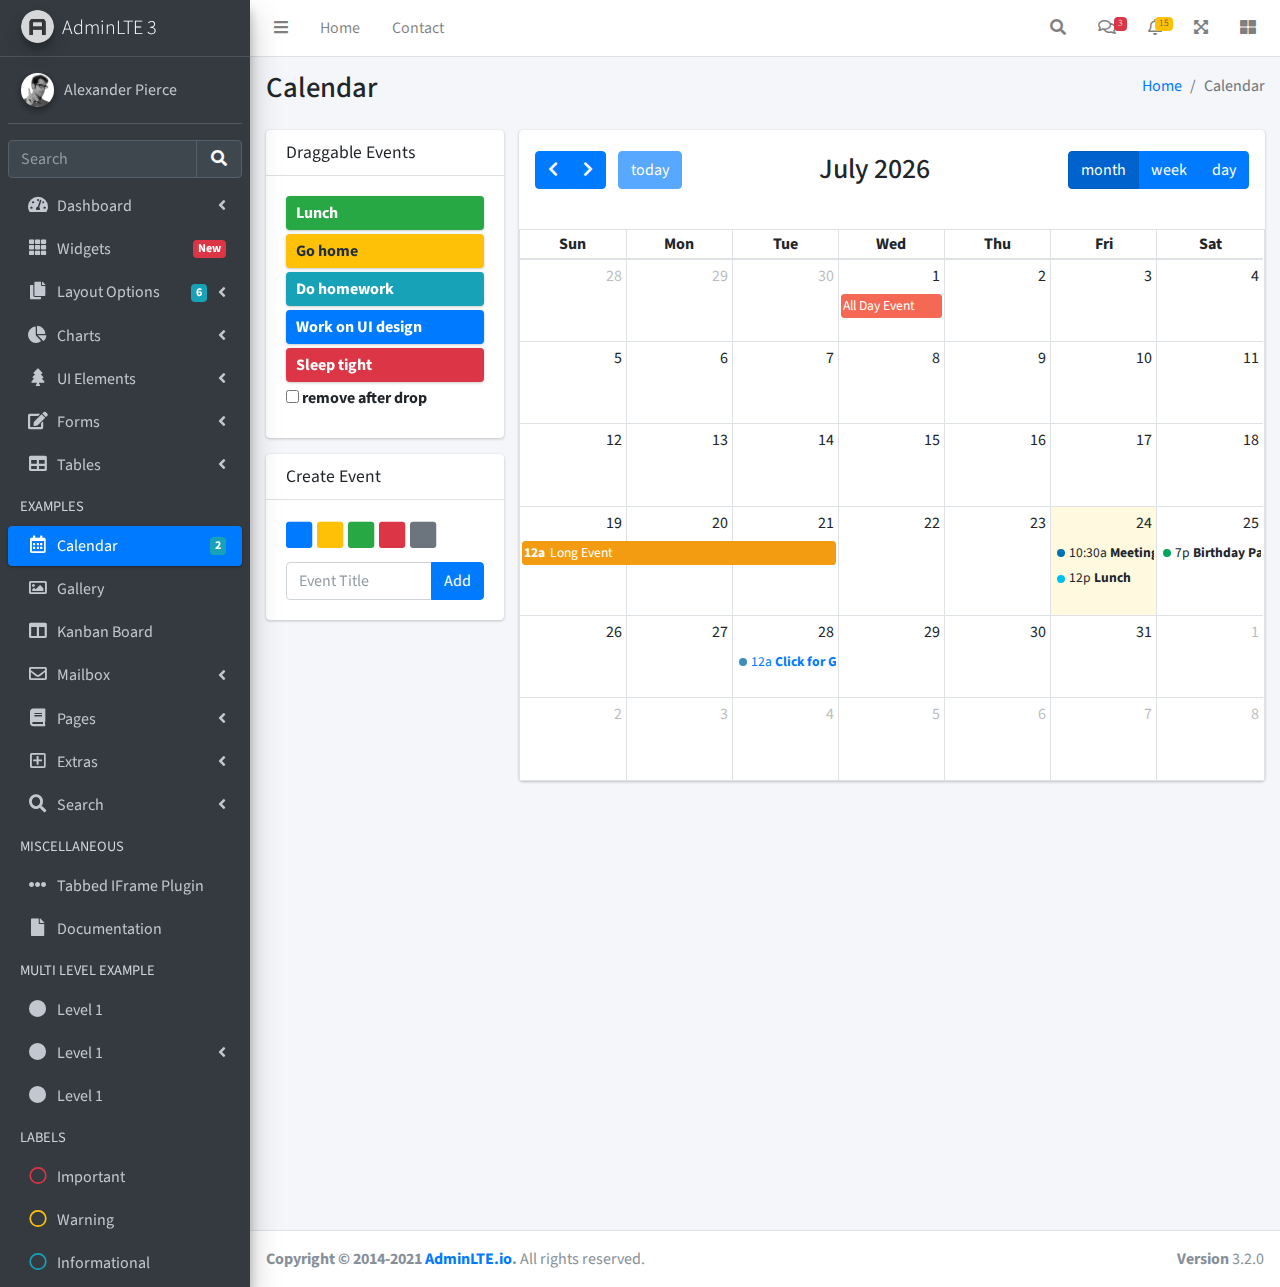
<file: public/AdminLTE/pages/calendar.html>
<!DOCTYPE html>
<html lang="en">
<head>
  <meta charset="utf-8">
  <meta name="viewport" content="width=device-width, initial-scale=1">
  <title>AdminLTE 3 | Calendar</title>

  <!-- Google Font: Source Sans Pro -->
  <link rel="stylesheet" href="https://fonts.googleapis.com/css?family=Source+Sans+Pro:300,400,400i,700&display=fallback">
  <!-- Font Awesome -->
  <link rel="stylesheet" href="../plugins/fontawesome-free/css/all.min.css">
  <!-- fullCalendar -->
  <link rel="stylesheet" href="../plugins/fullcalendar/main.css">
  <!-- Theme style -->
  <link rel="stylesheet" href="../dist/css/adminlte.min.css">
</head>
<body class="hold-transition sidebar-mini">
<div class="wrapper">
  <!-- Navbar -->
  <nav class="main-header navbar navbar-expand navbar-white navbar-light">
    <!-- Left navbar links -->
    <ul class="navbar-nav">
      <li class="nav-item">
        <a class="nav-link" data-widget="pushmenu" href="#" role="button"><i class="fas fa-bars"></i></a>
      </li>
      <li class="nav-item d-none d-sm-inline-block">
        <a href="../index3.html" class="nav-link">Home</a>
      </li>
      <li class="nav-item d-none d-sm-inline-block">
        <a href="#" class="nav-link">Contact</a>
      </li>
    </ul>

    <!-- Right navbar links -->
    <ul class="navbar-nav ml-auto">
      <!-- Navbar Search -->
      <li class="nav-item">
        <a class="nav-link" data-widget="navbar-search" href="#" role="button">
          <i class="fas fa-search"></i>
        </a>
        <div class="navbar-search-block">
          <form class="form-inline">
            <div class="input-group input-group-sm">
              <input class="form-control form-control-navbar" type="search" placeholder="Search" aria-label="Search">
              <div class="input-group-append">
                <button class="btn btn-navbar" type="submit">
                  <i class="fas fa-search"></i>
                </button>
                <button class="btn btn-navbar" type="button" data-widget="navbar-search">
                  <i class="fas fa-times"></i>
                </button>
              </div>
            </div>
          </form>
        </div>
      </li>

      <!-- Messages Dropdown Menu -->
      <li class="nav-item dropdown">
        <a class="nav-link" data-toggle="dropdown" href="#">
          <i class="far fa-comments"></i>
          <span class="badge badge-danger navbar-badge">3</span>
        </a>
        <div class="dropdown-menu dropdown-menu-lg dropdown-menu-right">
          <a href="#" class="dropdown-item">
            <!-- Message Start -->
            <div class="media">
              <img src="../dist/img/user1-128x128.jpg" alt="User Avatar" class="img-size-50 mr-3 img-circle">
              <div class="media-body">
                <h3 class="dropdown-item-title">
                  Brad Diesel
                  <span class="float-right text-sm text-danger"><i class="fas fa-star"></i></span>
                </h3>
                <p class="text-sm">Call me whenever you can...</p>
                <p class="text-sm text-muted"><i class="far fa-clock mr-1"></i> 4 Hours Ago</p>
              </div>
            </div>
            <!-- Message End -->
          </a>
          <div class="dropdown-divider"></div>
          <a href="#" class="dropdown-item">
            <!-- Message Start -->
            <div class="media">
              <img src="../dist/img/user8-128x128.jpg" alt="User Avatar" class="img-size-50 img-circle mr-3">
              <div class="media-body">
                <h3 class="dropdown-item-title">
                  John Pierce
                  <span class="float-right text-sm text-muted"><i class="fas fa-star"></i></span>
                </h3>
                <p class="text-sm">I got your message bro</p>
                <p class="text-sm text-muted"><i class="far fa-clock mr-1"></i> 4 Hours Ago</p>
              </div>
            </div>
            <!-- Message End -->
          </a>
          <div class="dropdown-divider"></div>
          <a href="#" class="dropdown-item">
            <!-- Message Start -->
            <div class="media">
              <img src="../dist/img/user3-128x128.jpg" alt="User Avatar" class="img-size-50 img-circle mr-3">
              <div class="media-body">
                <h3 class="dropdown-item-title">
                  Nora Silvester
                  <span class="float-right text-sm text-warning"><i class="fas fa-star"></i></span>
                </h3>
                <p class="text-sm">The subject goes here</p>
                <p class="text-sm text-muted"><i class="far fa-clock mr-1"></i> 4 Hours Ago</p>
              </div>
            </div>
            <!-- Message End -->
          </a>
          <div class="dropdown-divider"></div>
          <a href="#" class="dropdown-item dropdown-footer">See All Messages</a>
        </div>
      </li>
      <!-- Notifications Dropdown Menu -->
      <li class="nav-item dropdown">
        <a class="nav-link" data-toggle="dropdown" href="#">
          <i class="far fa-bell"></i>
          <span class="badge badge-warning navbar-badge">15</span>
        </a>
        <div class="dropdown-menu dropdown-menu-lg dropdown-menu-right">
          <span class="dropdown-item dropdown-header">15 Notifications</span>
          <div class="dropdown-divider"></div>
          <a href="#" class="dropdown-item">
            <i class="fas fa-envelope mr-2"></i> 4 new messages
            <span class="float-right text-muted text-sm">3 mins</span>
          </a>
          <div class="dropdown-divider"></div>
          <a href="#" class="dropdown-item">
            <i class="fas fa-users mr-2"></i> 8 friend requests
            <span class="float-right text-muted text-sm">12 hours</span>
          </a>
          <div class="dropdown-divider"></div>
          <a href="#" class="dropdown-item">
            <i class="fas fa-file mr-2"></i> 3 new reports
            <span class="float-right text-muted text-sm">2 days</span>
          </a>
          <div class="dropdown-divider"></div>
          <a href="#" class="dropdown-item dropdown-footer">See All Notifications</a>
        </div>
      </li>
      <li class="nav-item">
        <a class="nav-link" data-widget="fullscreen" href="#" role="button">
          <i class="fas fa-expand-arrows-alt"></i>
        </a>
      </li>
      <li class="nav-item">
        <a class="nav-link" data-widget="control-sidebar" data-slide="true" href="#" role="button">
          <i class="fas fa-th-large"></i>
        </a>
      </li>
    </ul>
  </nav>
  <!-- /.navbar -->

  <!-- Main Sidebar Container -->
  <aside class="main-sidebar sidebar-dark-primary elevation-4">
    <!-- Brand Logo -->
    <a href="../index3.html" class="brand-link">
      <img src="../dist/img/AdminLTELogo.png" alt="AdminLTE Logo" class="brand-image img-circle elevation-3" style="opacity: .8">
      <span class="brand-text font-weight-light">AdminLTE 3</span>
    </a>

    <!-- Sidebar -->
    <div class="sidebar">
      <!-- Sidebar user panel (optional) -->
      <div class="user-panel mt-3 pb-3 mb-3 d-flex">
        <div class="image">
          <img src="../dist/img/user2-160x160.jpg" class="img-circle elevation-2" alt="User Image">
        </div>
        <div class="info">
          <a href="#" class="d-block">Alexander Pierce</a>
        </div>
      </div>

      <!-- SidebarSearch Form -->
      <div class="form-inline">
        <div class="input-group" data-widget="sidebar-search">
          <input class="form-control form-control-sidebar" type="search" placeholder="Search" aria-label="Search">
          <div class="input-group-append">
            <button class="btn btn-sidebar">
              <i class="fas fa-search fa-fw"></i>
            </button>
          </div>
        </div>
      </div>

      <!-- Sidebar Menu -->
      <nav class="mt-2">
        <ul class="nav nav-pills nav-sidebar flex-column" data-widget="treeview" role="menu" data-accordion="false">
          <!-- Add icons to the links using the .nav-icon class
               with font-awesome or any other icon font library -->
          <li class="nav-item">
            <a href="#" class="nav-link">
              <i class="nav-icon fas fa-tachometer-alt"></i>
              <p>
                Dashboard
                <i class="right fas fa-angle-left"></i>
              </p>
            </a>
            <ul class="nav nav-treeview">
              <li class="nav-item">
                <a href="../index.html" class="nav-link">
                  <i class="far fa-circle nav-icon"></i>
                  <p>Dashboard v1</p>
                </a>
              </li>
              <li class="nav-item">
                <a href="../index2.html" class="nav-link">
                  <i class="far fa-circle nav-icon"></i>
                  <p>Dashboard v2</p>
                </a>
              </li>
              <li class="nav-item">
                <a href="../index3.html" class="nav-link">
                  <i class="far fa-circle nav-icon"></i>
                  <p>Dashboard v3</p>
                </a>
              </li>
            </ul>
          </li>
          <li class="nav-item">
            <a href="widgets.html" class="nav-link">
              <i class="nav-icon fas fa-th"></i>
              <p>
                Widgets
                <span class="right badge badge-danger">New</span>
              </p>
            </a>
          </li>
          <li class="nav-item">
            <a href="#" class="nav-link">
              <i class="nav-icon fas fa-copy"></i>
              <p>
                Layout Options
                <i class="fas fa-angle-left right"></i>
                <span class="badge badge-info right">6</span>
              </p>
            </a>
            <ul class="nav nav-treeview">
              <li class="nav-item">
                <a href="layout/top-nav.html" class="nav-link">
                  <i class="far fa-circle nav-icon"></i>
                  <p>Top Navigation</p>
                </a>
              </li>
              <li class="nav-item">
                <a href="layout/top-nav-sidebar.html" class="nav-link">
                  <i class="far fa-circle nav-icon"></i>
                  <p>Top Navigation + Sidebar</p>
                </a>
              </li>
              <li class="nav-item">
                <a href="layout/boxed.html" class="nav-link">
                  <i class="far fa-circle nav-icon"></i>
                  <p>Boxed</p>
                </a>
              </li>
              <li class="nav-item">
                <a href="layout/fixed-sidebar.html" class="nav-link">
                  <i class="far fa-circle nav-icon"></i>
                  <p>Fixed Sidebar</p>
                </a>
              </li>
              <li class="nav-item">
                <a href="layout/fixed-sidebar-custom.html" class="nav-link">
                  <i class="far fa-circle nav-icon"></i>
                  <p>Fixed Sidebar <small>+ Custom Area</small></p>
                </a>
              </li>
              <li class="nav-item">
                <a href="layout/fixed-topnav.html" class="nav-link">
                  <i class="far fa-circle nav-icon"></i>
                  <p>Fixed Navbar</p>
                </a>
              </li>
              <li class="nav-item">
                <a href="layout/fixed-footer.html" class="nav-link">
                  <i class="far fa-circle nav-icon"></i>
                  <p>Fixed Footer</p>
                </a>
              </li>
              <li class="nav-item">
                <a href="layout/collapsed-sidebar.html" class="nav-link">
                  <i class="far fa-circle nav-icon"></i>
                  <p>Collapsed Sidebar</p>
                </a>
              </li>
            </ul>
          </li>
          <li class="nav-item">
            <a href="#" class="nav-link">
              <i class="nav-icon fas fa-chart-pie"></i>
              <p>
                Charts
                <i class="right fas fa-angle-left"></i>
              </p>
            </a>
            <ul class="nav nav-treeview">
              <li class="nav-item">
                <a href="charts/chartjs.html" class="nav-link">
                  <i class="far fa-circle nav-icon"></i>
                  <p>ChartJS</p>
                </a>
              </li>
              <li class="nav-item">
                <a href="charts/flot.html" class="nav-link">
                  <i class="far fa-circle nav-icon"></i>
                  <p>Flot</p>
                </a>
              </li>
              <li class="nav-item">
                <a href="charts/inline.html" class="nav-link">
                  <i class="far fa-circle nav-icon"></i>
                  <p>Inline</p>
                </a>
              </li>
              <li class="nav-item">
                <a href="charts/uplot.html" class="nav-link">
                  <i class="far fa-circle nav-icon"></i>
                  <p>uPlot</p>
                </a>
              </li>
            </ul>
          </li>
          <li class="nav-item">
            <a href="#" class="nav-link">
              <i class="nav-icon fas fa-tree"></i>
              <p>
                UI Elements
                <i class="fas fa-angle-left right"></i>
              </p>
            </a>
            <ul class="nav nav-treeview">
              <li class="nav-item">
                <a href="UI/general.html" class="nav-link">
                  <i class="far fa-circle nav-icon"></i>
                  <p>General</p>
                </a>
              </li>
              <li class="nav-item">
                <a href="UI/icons.html" class="nav-link">
                  <i class="far fa-circle nav-icon"></i>
                  <p>Icons</p>
                </a>
              </li>
              <li class="nav-item">
                <a href="UI/buttons.html" class="nav-link">
                  <i class="far fa-circle nav-icon"></i>
                  <p>Buttons</p>
                </a>
              </li>
              <li class="nav-item">
                <a href="UI/sliders.html" class="nav-link">
                  <i class="far fa-circle nav-icon"></i>
                  <p>Sliders</p>
                </a>
              </li>
              <li class="nav-item">
                <a href="UI/modals.html" class="nav-link">
                  <i class="far fa-circle nav-icon"></i>
                  <p>Modals & Alerts</p>
                </a>
              </li>
              <li class="nav-item">
                <a href="UI/navbar.html" class="nav-link">
                  <i class="far fa-circle nav-icon"></i>
                  <p>Navbar & Tabs</p>
                </a>
              </li>
              <li class="nav-item">
                <a href="UI/timeline.html" class="nav-link">
                  <i class="far fa-circle nav-icon"></i>
                  <p>Timeline</p>
                </a>
              </li>
              <li class="nav-item">
                <a href="UI/ribbons.html" class="nav-link">
                  <i class="far fa-circle nav-icon"></i>
                  <p>Ribbons</p>
                </a>
              </li>
            </ul>
          </li>
          <li class="nav-item">
            <a href="#" class="nav-link">
              <i class="nav-icon fas fa-edit"></i>
              <p>
                Forms
                <i class="fas fa-angle-left right"></i>
              </p>
            </a>
            <ul class="nav nav-treeview">
              <li class="nav-item">
                <a href="forms/general.html" class="nav-link">
                  <i class="far fa-circle nav-icon"></i>
                  <p>General Elements</p>
                </a>
              </li>
              <li class="nav-item">
                <a href="forms/advanced.html" class="nav-link">
                  <i class="far fa-circle nav-icon"></i>
                  <p>Advanced Elements</p>
                </a>
              </li>
              <li class="nav-item">
                <a href="forms/editors.html" class="nav-link">
                  <i class="far fa-circle nav-icon"></i>
                  <p>Editors</p>
                </a>
              </li>
              <li class="nav-item">
                <a href="forms/validation.html" class="nav-link">
                  <i class="far fa-circle nav-icon"></i>
                  <p>Validation</p>
                </a>
              </li>
            </ul>
          </li>
          <li class="nav-item">
            <a href="#" class="nav-link">
              <i class="nav-icon fas fa-table"></i>
              <p>
                Tables
                <i class="fas fa-angle-left right"></i>
              </p>
            </a>
            <ul class="nav nav-treeview">
              <li class="nav-item">
                <a href="tables/simple.html" class="nav-link">
                  <i class="far fa-circle nav-icon"></i>
                  <p>Simple Tables</p>
                </a>
              </li>
              <li class="nav-item">
                <a href="tables/data.html" class="nav-link">
                  <i class="far fa-circle nav-icon"></i>
                  <p>DataTables</p>
                </a>
              </li>
              <li class="nav-item">
                <a href="tables/jsgrid.html" class="nav-link">
                  <i class="far fa-circle nav-icon"></i>
                  <p>jsGrid</p>
                </a>
              </li>
            </ul>
          </li>
          <li class="nav-header">EXAMPLES</li>
          <li class="nav-item">
            <a href="calendar.html" class="nav-link active">
              <i class="nav-icon far fa-calendar-alt"></i>
              <p>
                Calendar
                <span class="badge badge-info right">2</span>
              </p>
            </a>
          </li>
          <li class="nav-item">
            <a href="gallery.html" class="nav-link">
              <i class="nav-icon far fa-image"></i>
              <p>
                Gallery
              </p>
            </a>
          </li>
          <li class="nav-item">
            <a href="kanban.html" class="nav-link">
              <i class="nav-icon fas fa-columns"></i>
              <p>
                Kanban Board
              </p>
            </a>
          </li>
          <li class="nav-item">
            <a href="#" class="nav-link">
              <i class="nav-icon far fa-envelope"></i>
              <p>
                Mailbox
                <i class="fas fa-angle-left right"></i>
              </p>
            </a>
            <ul class="nav nav-treeview">
              <li class="nav-item">
                <a href="mailbox/mailbox.html" class="nav-link">
                  <i class="far fa-circle nav-icon"></i>
                  <p>Inbox</p>
                </a>
              </li>
              <li class="nav-item">
                <a href="mailbox/compose.html" class="nav-link">
                  <i class="far fa-circle nav-icon"></i>
                  <p>Compose</p>
                </a>
              </li>
              <li class="nav-item">
                <a href="mailbox/read-mail.html" class="nav-link">
                  <i class="far fa-circle nav-icon"></i>
                  <p>Read</p>
                </a>
              </li>
            </ul>
          </li>
          <li class="nav-item">
            <a href="#" class="nav-link">
              <i class="nav-icon fas fa-book"></i>
              <p>
                Pages
                <i class="fas fa-angle-left right"></i>
              </p>
            </a>
            <ul class="nav nav-treeview">
              <li class="nav-item">
                <a href="examples/invoice.html" class="nav-link">
                  <i class="far fa-circle nav-icon"></i>
                  <p>Invoice</p>
                </a>
              </li>
              <li class="nav-item">
                <a href="examples/profile.html" class="nav-link">
                  <i class="far fa-circle nav-icon"></i>
                  <p>Profile</p>
                </a>
              </li>
              <li class="nav-item">
                <a href="examples/e-commerce.html" class="nav-link">
                  <i class="far fa-circle nav-icon"></i>
                  <p>E-commerce</p>
                </a>
              </li>
              <li class="nav-item">
                <a href="examples/projects.html" class="nav-link">
                  <i class="far fa-circle nav-icon"></i>
                  <p>Projects</p>
                </a>
              </li>
              <li class="nav-item">
                <a href="examples/project-add.html" class="nav-link">
                  <i class="far fa-circle nav-icon"></i>
                  <p>Project Add</p>
                </a>
              </li>
              <li class="nav-item">
                <a href="examples/project-edit.html" class="nav-link">
                  <i class="far fa-circle nav-icon"></i>
                  <p>Project Edit</p>
                </a>
              </li>
              <li class="nav-item">
                <a href="examples/project-detail.html" class="nav-link">
                  <i class="far fa-circle nav-icon"></i>
                  <p>Project Detail</p>
                </a>
              </li>
              <li class="nav-item">
                <a href="examples/contacts.html" class="nav-link">
                  <i class="far fa-circle nav-icon"></i>
                  <p>Contacts</p>
                </a>
              </li>
              <li class="nav-item">
                <a href="examples/faq.html" class="nav-link">
                  <i class="far fa-circle nav-icon"></i>
                  <p>FAQ</p>
                </a>
              </li>
              <li class="nav-item">
                <a href="examples/contact-us.html" class="nav-link">
                  <i class="far fa-circle nav-icon"></i>
                  <p>Contact us</p>
                </a>
              </li>
            </ul>
          </li>
          <li class="nav-item">
            <a href="#" class="nav-link">
              <i class="nav-icon far fa-plus-square"></i>
              <p>
                Extras
                <i class="fas fa-angle-left right"></i>
              </p>
            </a>
            <ul class="nav nav-treeview">
              <li class="nav-item">
                <a href="#" class="nav-link">
                  <i class="far fa-circle nav-icon"></i>
                  <p>
                    Login & Register v1
                    <i class="fas fa-angle-left right"></i>
                  </p>
                </a>
                <ul class="nav nav-treeview">
                  <li class="nav-item">
                    <a href="examples/login.html" class="nav-link">
                      <i class="far fa-circle nav-icon"></i>
                      <p>Login v1</p>
                    </a>
                  </li>
                  <li class="nav-item">
                    <a href="examples/register.html" class="nav-link">
                      <i class="far fa-circle nav-icon"></i>
                      <p>Register v1</p>
                    </a>
                  </li>
                  <li class="nav-item">
                    <a href="examples/forgot-password.html" class="nav-link">
                      <i class="far fa-circle nav-icon"></i>
                      <p>Forgot Password v1</p>
                    </a>
                  </li>
                  <li class="nav-item">
                    <a href="examples/recover-password.html" class="nav-link">
                      <i class="far fa-circle nav-icon"></i>
                      <p>Recover Password v1</p>
                    </a>
                  </li>
                </ul>
              </li>
              <li class="nav-item">
                <a href="#" class="nav-link">
                  <i class="far fa-circle nav-icon"></i>
                  <p>
                    Login & Register v2
                    <i class="fas fa-angle-left right"></i>
                  </p>
                </a>
                <ul class="nav nav-treeview">
                  <li class="nav-item">
                    <a href="examples/login-v2.html" class="nav-link">
                      <i class="far fa-circle nav-icon"></i>
                      <p>Login v2</p>
                    </a>
                  </li>
                  <li class="nav-item">
                    <a href="examples/register-v2.html" class="nav-link">
                      <i class="far fa-circle nav-icon"></i>
                      <p>Register v2</p>
                    </a>
                  </li>
                  <li class="nav-item">
                    <a href="examples/forgot-password-v2.html" class="nav-link">
                      <i class="far fa-circle nav-icon"></i>
                      <p>Forgot Password v2</p>
                    </a>
                  </li>
                  <li class="nav-item">
                    <a href="examples/recover-password-v2.html" class="nav-link">
                      <i class="far fa-circle nav-icon"></i>
                      <p>Recover Password v2</p>
                    </a>
                  </li>
                </ul>
              </li>
              <li class="nav-item">
                <a href="examples/lockscreen.html" class="nav-link">
                  <i class="far fa-circle nav-icon"></i>
                  <p>Lockscreen</p>
                </a>
              </li>
              <li class="nav-item">
                <a href="examples/legacy-user-menu.html" class="nav-link">
                  <i class="far fa-circle nav-icon"></i>
                  <p>Legacy User Menu</p>
                </a>
              </li>
              <li class="nav-item">
                <a href="examples/language-menu.html" class="nav-link">
                  <i class="far fa-circle nav-icon"></i>
                  <p>Language Menu</p>
                </a>
              </li>
              <li class="nav-item">
                <a href="examples/404.html" class="nav-link">
                  <i class="far fa-circle nav-icon"></i>
                  <p>Error 404</p>
                </a>
              </li>
              <li class="nav-item">
                <a href="examples/500.html" class="nav-link">
                  <i class="far fa-circle nav-icon"></i>
                  <p>Error 500</p>
                </a>
              </li>
              <li class="nav-item">
                <a href="examples/pace.html" class="nav-link">
                  <i class="far fa-circle nav-icon"></i>
                  <p>Pace</p>
                </a>
              </li>
              <li class="nav-item">
                <a href="examples/blank.html" class="nav-link">
                  <i class="far fa-circle nav-icon"></i>
                  <p>Blank Page</p>
                </a>
              </li>
              <li class="nav-item">
                <a href="../starter.html" class="nav-link">
                  <i class="far fa-circle nav-icon"></i>
                  <p>Starter Page</p>
                </a>
              </li>
            </ul>
          </li>
          <li class="nav-item">
            <a href="#" class="nav-link">
              <i class="nav-icon fas fa-search"></i>
              <p>
                Search
                <i class="fas fa-angle-left right"></i>
              </p>
            </a>
            <ul class="nav nav-treeview">
              <li class="nav-item">
                <a href="search/simple.html" class="nav-link">
                  <i class="far fa-circle nav-icon"></i>
                  <p>Simple Search</p>
                </a>
              </li>
              <li class="nav-item">
                <a href="search/enhanced.html" class="nav-link">
                  <i class="far fa-circle nav-icon"></i>
                  <p>Enhanced</p>
                </a>
              </li>
            </ul>
          </li>
          <li class="nav-header">MISCELLANEOUS</li>
          <li class="nav-item">
            <a href="../iframe.html" class="nav-link">
              <i class="nav-icon fas fa-ellipsis-h"></i>
              <p>Tabbed IFrame Plugin</p>
            </a>
          </li>
          <li class="nav-item">
            <a href="https://adminlte.io/docs/3.1/" class="nav-link">
              <i class="nav-icon fas fa-file"></i>
              <p>Documentation</p>
            </a>
          </li>
          <li class="nav-header">MULTI LEVEL EXAMPLE</li>
          <li class="nav-item">
            <a href="#" class="nav-link">
              <i class="fas fa-circle nav-icon"></i>
              <p>Level 1</p>
            </a>
          </li>
          <li class="nav-item">
            <a href="#" class="nav-link">
              <i class="nav-icon fas fa-circle"></i>
              <p>
                Level 1
                <i class="right fas fa-angle-left"></i>
              </p>
            </a>
            <ul class="nav nav-treeview">
              <li class="nav-item">
                <a href="#" class="nav-link">
                  <i class="far fa-circle nav-icon"></i>
                  <p>Level 2</p>
                </a>
              </li>
              <li class="nav-item">
                <a href="#" class="nav-link">
                  <i class="far fa-circle nav-icon"></i>
                  <p>
                    Level 2
                    <i class="right fas fa-angle-left"></i>
                  </p>
                </a>
                <ul class="nav nav-treeview">
                  <li class="nav-item">
                    <a href="#" class="nav-link">
                      <i class="far fa-dot-circle nav-icon"></i>
                      <p>Level 3</p>
                    </a>
                  </li>
                  <li class="nav-item">
                    <a href="#" class="nav-link">
                      <i class="far fa-dot-circle nav-icon"></i>
                      <p>Level 3</p>
                    </a>
                  </li>
                  <li class="nav-item">
                    <a href="#" class="nav-link">
                      <i class="far fa-dot-circle nav-icon"></i>
                      <p>Level 3</p>
                    </a>
                  </li>
                </ul>
              </li>
              <li class="nav-item">
                <a href="#" class="nav-link">
                  <i class="far fa-circle nav-icon"></i>
                  <p>Level 2</p>
                </a>
              </li>
            </ul>
          </li>
          <li class="nav-item">
            <a href="#" class="nav-link">
              <i class="fas fa-circle nav-icon"></i>
              <p>Level 1</p>
            </a>
          </li>
          <li class="nav-header">LABELS</li>
          <li class="nav-item">
            <a href="#" class="nav-link">
              <i class="nav-icon far fa-circle text-danger"></i>
              <p class="text">Important</p>
            </a>
          </li>
          <li class="nav-item">
            <a href="#" class="nav-link">
              <i class="nav-icon far fa-circle text-warning"></i>
              <p>Warning</p>
            </a>
          </li>
          <li class="nav-item">
            <a href="#" class="nav-link">
              <i class="nav-icon far fa-circle text-info"></i>
              <p>Informational</p>
            </a>
          </li>
        </ul>
      </nav>
      <!-- /.sidebar-menu -->
    </div>
    <!-- /.sidebar -->
  </aside>

  <!-- Content Wrapper. Contains page content -->
  <div class="content-wrapper">
    <!-- Content Header (Page header) -->
    <section class="content-header">
      <div class="container-fluid">
        <div class="row mb-2">
          <div class="col-sm-6">
            <h1>Calendar</h1>
          </div>
          <div class="col-sm-6">
            <ol class="breadcrumb float-sm-right">
              <li class="breadcrumb-item"><a href="#">Home</a></li>
              <li class="breadcrumb-item active">Calendar</li>
            </ol>
          </div>
        </div>
      </div><!-- /.container-fluid -->
    </section>

    <!-- Main content -->
    <section class="content">
      <div class="container-fluid">
        <div class="row">
          <div class="col-md-3">
            <div class="sticky-top mb-3">
              <div class="card">
                <div class="card-header">
                  <h4 class="card-title">Draggable Events</h4>
                </div>
                <div class="card-body">
                  <!-- the events -->
                  <div id="external-events">
                    <div class="external-event bg-success">Lunch</div>
                    <div class="external-event bg-warning">Go home</div>
                    <div class="external-event bg-info">Do homework</div>
                    <div class="external-event bg-primary">Work on UI design</div>
                    <div class="external-event bg-danger">Sleep tight</div>
                    <div class="checkbox">
                      <label for="drop-remove">
                        <input type="checkbox" id="drop-remove">
                        remove after drop
                      </label>
                    </div>
                  </div>
                </div>
                <!-- /.card-body -->
              </div>
              <!-- /.card -->
              <div class="card">
                <div class="card-header">
                  <h3 class="card-title">Create Event</h3>
                </div>
                <div class="card-body">
                  <div class="btn-group" style="width: 100%; margin-bottom: 10px;">
                    <ul class="fc-color-picker" id="color-chooser">
                      <li><a class="text-primary" href="#"><i class="fas fa-square"></i></a></li>
                      <li><a class="text-warning" href="#"><i class="fas fa-square"></i></a></li>
                      <li><a class="text-success" href="#"><i class="fas fa-square"></i></a></li>
                      <li><a class="text-danger" href="#"><i class="fas fa-square"></i></a></li>
                      <li><a class="text-muted" href="#"><i class="fas fa-square"></i></a></li>
                    </ul>
                  </div>
                  <!-- /btn-group -->
                  <div class="input-group">
                    <input id="new-event" type="text" class="form-control" placeholder="Event Title">

                    <div class="input-group-append">
                      <button id="add-new-event" type="button" class="btn btn-primary">Add</button>
                    </div>
                    <!-- /btn-group -->
                  </div>
                  <!-- /input-group -->
                </div>
              </div>
            </div>
          </div>
          <!-- /.col -->
          <div class="col-md-9">
            <div class="card card-primary">
              <div class="card-body p-0">
                <!-- THE CALENDAR -->
                <div id="calendar"></div>
              </div>
              <!-- /.card-body -->
            </div>
            <!-- /.card -->
          </div>
          <!-- /.col -->
        </div>
        <!-- /.row -->
      </div><!-- /.container-fluid -->
    </section>
    <!-- /.content -->
  </div>
  <!-- /.content-wrapper -->

  <footer class="main-footer">
    <div class="float-right d-none d-sm-block">
      <b>Version</b> 3.2.0
    </div>
    <strong>Copyright &copy; 2014-2021 <a href="https://adminlte.io">AdminLTE.io</a>.</strong> All rights reserved.
  </footer>

  <!-- Control Sidebar -->
  <aside class="control-sidebar control-sidebar-dark">
    <!-- Control sidebar content goes here -->
  </aside>
  <!-- /.control-sidebar -->
</div>
<!-- ./wrapper -->

<!-- jQuery -->
<script src="../plugins/jquery/jquery.min.js"></script>
<!-- Bootstrap -->
<script src="../plugins/bootstrap/js/bootstrap.bundle.min.js"></script>
<!-- jQuery UI -->
<script src="../plugins/jquery-ui/jquery-ui.min.js"></script>
<!-- AdminLTE App -->
<script src="../dist/js/adminlte.min.js"></script>
<!-- fullCalendar 2.2.5 -->
<script src="../plugins/moment/moment.min.js"></script>
<script src="../plugins/fullcalendar/main.js"></script>
<!-- AdminLTE for demo purposes -->
<script src="../dist/js/demo.js"></script>
<!-- Page specific script -->
<script>
  $(function () {

    /* initialize the external events
     -----------------------------------------------------------------*/
    function ini_events(ele) {
      ele.each(function () {

        // create an Event Object (https://fullcalendar.io/docs/event-object)
        // it doesn't need to have a start or end
        var eventObject = {
          title: $.trim($(this).text()) // use the element's text as the event title
        }

        // store the Event Object in the DOM element so we can get to it later
        $(this).data('eventObject', eventObject)

        // make the event draggable using jQuery UI
        $(this).draggable({
          zIndex        : 1070,
          revert        : true, // will cause the event to go back to its
          revertDuration: 0  //  original position after the drag
        })

      })
    }

    ini_events($('#external-events div.external-event'))

    /* initialize the calendar
     -----------------------------------------------------------------*/
    //Date for the calendar events (dummy data)
    var date = new Date()
    var d    = date.getDate(),
        m    = date.getMonth(),
        y    = date.getFullYear()

    var Calendar = FullCalendar.Calendar;
    var Draggable = FullCalendar.Draggable;

    var containerEl = document.getElementById('external-events');
    var checkbox = document.getElementById('drop-remove');
    var calendarEl = document.getElementById('calendar');

    // initialize the external events
    // -----------------------------------------------------------------

    new Draggable(containerEl, {
      itemSelector: '.external-event',
      eventData: function(eventEl) {
        return {
          title: eventEl.innerText,
          backgroundColor: window.getComputedStyle( eventEl ,null).getPropertyValue('background-color'),
          borderColor: window.getComputedStyle( eventEl ,null).getPropertyValue('background-color'),
          textColor: window.getComputedStyle( eventEl ,null).getPropertyValue('color'),
        };
      }
    });

    var calendar = new Calendar(calendarEl, {
      headerToolbar: {
        left  : 'prev,next today',
        center: 'title',
        right : 'dayGridMonth,timeGridWeek,timeGridDay'
      },
      themeSystem: 'bootstrap',
      //Random default events
      events: [
        {
          title          : 'All Day Event',
          start          : new Date(y, m, 1),
          backgroundColor: '#f56954', //red
          borderColor    : '#f56954', //red
          allDay         : true
        },
        {
          title          : 'Long Event',
          start          : new Date(y, m, d - 5),
          end            : new Date(y, m, d - 2),
          backgroundColor: '#f39c12', //yellow
          borderColor    : '#f39c12' //yellow
        },
        {
          title          : 'Meeting',
          start          : new Date(y, m, d, 10, 30),
          allDay         : false,
          backgroundColor: '#0073b7', //Blue
          borderColor    : '#0073b7' //Blue
        },
        {
          title          : 'Lunch',
          start          : new Date(y, m, d, 12, 0),
          end            : new Date(y, m, d, 14, 0),
          allDay         : false,
          backgroundColor: '#00c0ef', //Info (aqua)
          borderColor    : '#00c0ef' //Info (aqua)
        },
        {
          title          : 'Birthday Party',
          start          : new Date(y, m, d + 1, 19, 0),
          end            : new Date(y, m, d + 1, 22, 30),
          allDay         : false,
          backgroundColor: '#00a65a', //Success (green)
          borderColor    : '#00a65a' //Success (green)
        },
        {
          title          : 'Click for Google',
          start          : new Date(y, m, 28),
          end            : new Date(y, m, 29),
          url            : 'https://www.google.com/',
          backgroundColor: '#3c8dbc', //Primary (light-blue)
          borderColor    : '#3c8dbc' //Primary (light-blue)
        }
      ],
      editable  : true,
      droppable : true, // this allows things to be dropped onto the calendar !!!
      drop      : function(info) {
        // is the "remove after drop" checkbox checked?
        if (checkbox.checked) {
          // if so, remove the element from the "Draggable Events" list
          info.draggedEl.parentNode.removeChild(info.draggedEl);
        }
      }
    });

    calendar.render();
    // $('#calendar').fullCalendar()

    /* ADDING EVENTS */
    var currColor = '#3c8dbc' //Red by default
    // Color chooser button
    $('#color-chooser > li > a').click(function (e) {
      e.preventDefault()
      // Save color
      currColor = $(this).css('color')
      // Add color effect to button
      $('#add-new-event').css({
        'background-color': currColor,
        'border-color'    : currColor
      })
    })
    $('#add-new-event').click(function (e) {
      e.preventDefault()
      // Get value and make sure it is not null
      var val = $('#new-event').val()
      if (val.length == 0) {
        return
      }

      // Create events
      var event = $('<div />')
      event.css({
        'background-color': currColor,
        'border-color'    : currColor,
        'color'           : '#fff'
      }).addClass('external-event')
      event.text(val)
      $('#external-events').prepend(event)

      // Add draggable funtionality
      ini_events(event)

      // Remove event from text input
      $('#new-event').val('')
    })
  })
</script>
</body>
</html>
</file>
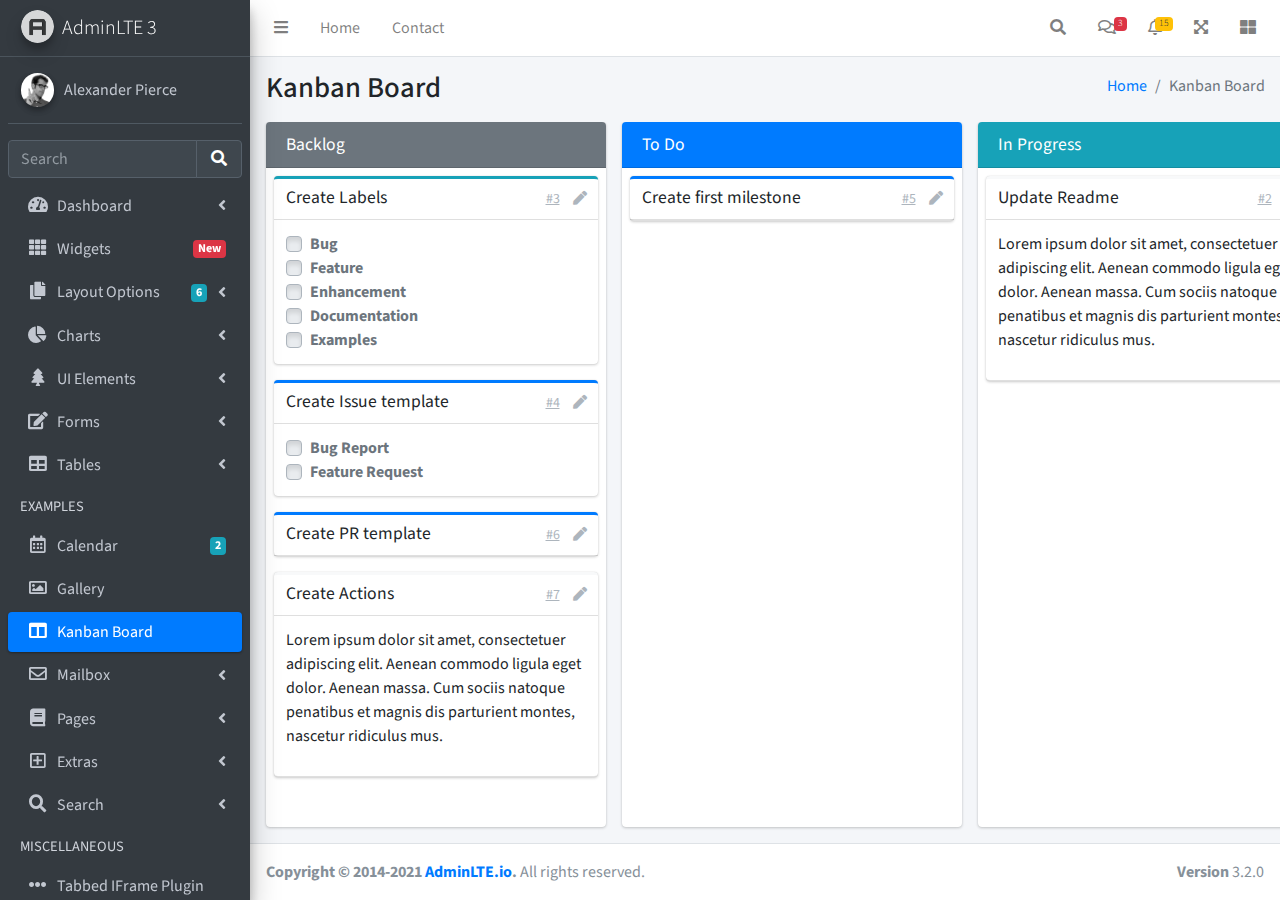
<file: public/AdminLTE/pages/kanban.html>
<!DOCTYPE html>
<html lang="en">
<head>
  <meta charset="utf-8">
  <meta name="viewport" content="width=device-width, initial-scale=1">
  <title>AdminLTE 3 | Kanban Board</title>

  <!-- Google Font: Source Sans Pro -->
  <link rel="stylesheet" href="https://fonts.googleapis.com/css?family=Source+Sans+Pro:300,400,400i,700&display=fallback">
  <!-- Font Awesome -->
  <link rel="stylesheet" href="../plugins/fontawesome-free/css/all.min.css">
  <!-- Ekko Lightbox -->
  <link rel="stylesheet" href="../plugins/ekko-lightbox/ekko-lightbox.css">
  <!-- Theme style -->
  <link rel="stylesheet" href="../dist/css/adminlte.min.css">
  <!-- overlayScrollbars -->
  <link rel="stylesheet" href="../plugins/overlayScrollbars/css/OverlayScrollbars.min.css">
</head>
<body class="hold-transition sidebar-mini layout-fixed">
<div class="wrapper">
  <!-- Navbar -->
  <nav class="main-header navbar navbar-expand navbar-white navbar-light">
    <!-- Left navbar links -->
    <ul class="navbar-nav">
      <li class="nav-item">
        <a class="nav-link" data-widget="pushmenu" href="#" role="button"><i class="fas fa-bars"></i></a>
      </li>
      <li class="nav-item d-none d-sm-inline-block">
        <a href="../index3.html" class="nav-link">Home</a>
      </li>
      <li class="nav-item d-none d-sm-inline-block">
        <a href="#" class="nav-link">Contact</a>
      </li>
    </ul>

    <!-- Right navbar links -->
    <ul class="navbar-nav ml-auto">
      <!-- Navbar Search -->
      <li class="nav-item">
        <a class="nav-link" data-widget="navbar-search" href="#" role="button">
          <i class="fas fa-search"></i>
        </a>
        <div class="navbar-search-block">
          <form class="form-inline">
            <div class="input-group input-group-sm">
              <input class="form-control form-control-navbar" type="search" placeholder="Search" aria-label="Search">
              <div class="input-group-append">
                <button class="btn btn-navbar" type="submit">
                  <i class="fas fa-search"></i>
                </button>
                <button class="btn btn-navbar" type="button" data-widget="navbar-search">
                  <i class="fas fa-times"></i>
                </button>
              </div>
            </div>
          </form>
        </div>
      </li>

      <!-- Messages Dropdown Menu -->
      <li class="nav-item dropdown">
        <a class="nav-link" data-toggle="dropdown" href="#">
          <i class="far fa-comments"></i>
          <span class="badge badge-danger navbar-badge">3</span>
        </a>
        <div class="dropdown-menu dropdown-menu-lg dropdown-menu-right">
          <a href="#" class="dropdown-item">
            <!-- Message Start -->
            <div class="media">
              <img src="../dist/img/user1-128x128.jpg" alt="User Avatar" class="img-size-50 mr-3 img-circle">
              <div class="media-body">
                <h3 class="dropdown-item-title">
                  Brad Diesel
                  <span class="float-right text-sm text-danger"><i class="fas fa-star"></i></span>
                </h3>
                <p class="text-sm">Call me whenever you can...</p>
                <p class="text-sm text-muted"><i class="far fa-clock mr-1"></i> 4 Hours Ago</p>
              </div>
            </div>
            <!-- Message End -->
          </a>
          <div class="dropdown-divider"></div>
          <a href="#" class="dropdown-item">
            <!-- Message Start -->
            <div class="media">
              <img src="../dist/img/user8-128x128.jpg" alt="User Avatar" class="img-size-50 img-circle mr-3">
              <div class="media-body">
                <h3 class="dropdown-item-title">
                  John Pierce
                  <span class="float-right text-sm text-muted"><i class="fas fa-star"></i></span>
                </h3>
                <p class="text-sm">I got your message bro</p>
                <p class="text-sm text-muted"><i class="far fa-clock mr-1"></i> 4 Hours Ago</p>
              </div>
            </div>
            <!-- Message End -->
          </a>
          <div class="dropdown-divider"></div>
          <a href="#" class="dropdown-item">
            <!-- Message Start -->
            <div class="media">
              <img src="../dist/img/user3-128x128.jpg" alt="User Avatar" class="img-size-50 img-circle mr-3">
              <div class="media-body">
                <h3 class="dropdown-item-title">
                  Nora Silvester
                  <span class="float-right text-sm text-warning"><i class="fas fa-star"></i></span>
                </h3>
                <p class="text-sm">The subject goes here</p>
                <p class="text-sm text-muted"><i class="far fa-clock mr-1"></i> 4 Hours Ago</p>
              </div>
            </div>
            <!-- Message End -->
          </a>
          <div class="dropdown-divider"></div>
          <a href="#" class="dropdown-item dropdown-footer">See All Messages</a>
        </div>
      </li>
      <!-- Notifications Dropdown Menu -->
      <li class="nav-item dropdown">
        <a class="nav-link" data-toggle="dropdown" href="#">
          <i class="far fa-bell"></i>
          <span class="badge badge-warning navbar-badge">15</span>
        </a>
        <div class="dropdown-menu dropdown-menu-lg dropdown-menu-right">
          <span class="dropdown-item dropdown-header">15 Notifications</span>
          <div class="dropdown-divider"></div>
          <a href="#" class="dropdown-item">
            <i class="fas fa-envelope mr-2"></i> 4 new messages
            <span class="float-right text-muted text-sm">3 mins</span>
          </a>
          <div class="dropdown-divider"></div>
          <a href="#" class="dropdown-item">
            <i class="fas fa-users mr-2"></i> 8 friend requests
            <span class="float-right text-muted text-sm">12 hours</span>
          </a>
          <div class="dropdown-divider"></div>
          <a href="#" class="dropdown-item">
            <i class="fas fa-file mr-2"></i> 3 new reports
            <span class="float-right text-muted text-sm">2 days</span>
          </a>
          <div class="dropdown-divider"></div>
          <a href="#" class="dropdown-item dropdown-footer">See All Notifications</a>
        </div>
      </li>
      <li class="nav-item">
        <a class="nav-link" data-widget="fullscreen" href="#" role="button">
          <i class="fas fa-expand-arrows-alt"></i>
        </a>
      </li>
      <li class="nav-item">
        <a class="nav-link" data-widget="control-sidebar" data-slide="true" href="#" role="button">
          <i class="fas fa-th-large"></i>
        </a>
      </li>
    </ul>
  </nav>
  <!-- /.navbar -->

  <!-- Main Sidebar Container -->
  <aside class="main-sidebar sidebar-dark-primary elevation-4">
    <!-- Brand Logo -->
    <a href="../index3.html" class="brand-link">
      <img src="../dist/img/AdminLTELogo.png" alt="AdminLTE Logo" class="brand-image img-circle elevation-3" style="opacity: .8">
      <span class="brand-text font-weight-light">AdminLTE 3</span>
    </a>

    <!-- Sidebar -->
    <div class="sidebar">
      <!-- Sidebar user panel (optional) -->
      <div class="user-panel mt-3 pb-3 mb-3 d-flex">
        <div class="image">
          <img src="../dist/img/user2-160x160.jpg" class="img-circle elevation-2" alt="User Image">
        </div>
        <div class="info">
          <a href="#" class="d-block">Alexander Pierce</a>
        </div>
      </div>

      <!-- SidebarSearch Form -->
      <div class="form-inline">
        <div class="input-group" data-widget="sidebar-search">
          <input class="form-control form-control-sidebar" type="search" placeholder="Search" aria-label="Search">
          <div class="input-group-append">
            <button class="btn btn-sidebar">
              <i class="fas fa-search fa-fw"></i>
            </button>
          </div>
        </div>
      </div>

      <!-- Sidebar Menu -->
      <nav class="mt-2">
        <ul class="nav nav-pills nav-sidebar flex-column" data-widget="treeview" role="menu" data-accordion="false">
          <!-- Add icons to the links using the .nav-icon class
               with font-awesome or any other icon font library -->
          <li class="nav-item">
            <a href="#" class="nav-link">
              <i class="nav-icon fas fa-tachometer-alt"></i>
              <p>
                Dashboard
                <i class="right fas fa-angle-left"></i>
              </p>
            </a>
            <ul class="nav nav-treeview">
              <li class="nav-item">
                <a href="../index.html" class="nav-link">
                  <i class="far fa-circle nav-icon"></i>
                  <p>Dashboard v1</p>
                </a>
              </li>
              <li class="nav-item">
                <a href="../index2.html" class="nav-link">
                  <i class="far fa-circle nav-icon"></i>
                  <p>Dashboard v2</p>
                </a>
              </li>
              <li class="nav-item">
                <a href="../index3.html" class="nav-link">
                  <i class="far fa-circle nav-icon"></i>
                  <p>Dashboard v3</p>
                </a>
              </li>
            </ul>
          </li>
          <li class="nav-item">
            <a href="widgets.html" class="nav-link">
              <i class="nav-icon fas fa-th"></i>
              <p>
                Widgets
                <span class="right badge badge-danger">New</span>
              </p>
            </a>
          </li>
          <li class="nav-item">
            <a href="#" class="nav-link">
              <i class="nav-icon fas fa-copy"></i>
              <p>
                Layout Options
                <i class="fas fa-angle-left right"></i>
                <span class="badge badge-info right">6</span>
              </p>
            </a>
            <ul class="nav nav-treeview">
              <li class="nav-item">
                <a href="layout/top-nav.html" class="nav-link">
                  <i class="far fa-circle nav-icon"></i>
                  <p>Top Navigation</p>
                </a>
              </li>
              <li class="nav-item">
                <a href="layout/top-nav-sidebar.html" class="nav-link">
                  <i class="far fa-circle nav-icon"></i>
                  <p>Top Navigation + Sidebar</p>
                </a>
              </li>
              <li class="nav-item">
                <a href="layout/boxed.html" class="nav-link">
                  <i class="far fa-circle nav-icon"></i>
                  <p>Boxed</p>
                </a>
              </li>
              <li class="nav-item">
                <a href="layout/fixed-sidebar.html" class="nav-link">
                  <i class="far fa-circle nav-icon"></i>
                  <p>Fixed Sidebar</p>
                </a>
              </li>
              <li class="nav-item">
                <a href="layout/fixed-sidebar-custom.html" class="nav-link">
                  <i class="far fa-circle nav-icon"></i>
                  <p>Fixed Sidebar <small>+ Custom Area</small></p>
                </a>
              </li>
              <li class="nav-item">
                <a href="layout/fixed-topnav.html" class="nav-link">
                  <i class="far fa-circle nav-icon"></i>
                  <p>Fixed Navbar</p>
                </a>
              </li>
              <li class="nav-item">
                <a href="layout/fixed-footer.html" class="nav-link">
                  <i class="far fa-circle nav-icon"></i>
                  <p>Fixed Footer</p>
                </a>
              </li>
              <li class="nav-item">
                <a href="layout/collapsed-sidebar.html" class="nav-link">
                  <i class="far fa-circle nav-icon"></i>
                  <p>Collapsed Sidebar</p>
                </a>
              </li>
            </ul>
          </li>
          <li class="nav-item">
            <a href="#" class="nav-link">
              <i class="nav-icon fas fa-chart-pie"></i>
              <p>
                Charts
                <i class="right fas fa-angle-left"></i>
              </p>
            </a>
            <ul class="nav nav-treeview">
              <li class="nav-item">
                <a href="charts/chartjs.html" class="nav-link">
                  <i class="far fa-circle nav-icon"></i>
                  <p>ChartJS</p>
                </a>
              </li>
              <li class="nav-item">
                <a href="charts/flot.html" class="nav-link">
                  <i class="far fa-circle nav-icon"></i>
                  <p>Flot</p>
                </a>
              </li>
              <li class="nav-item">
                <a href="charts/inline.html" class="nav-link">
                  <i class="far fa-circle nav-icon"></i>
                  <p>Inline</p>
                </a>
              </li>
              <li class="nav-item">
                <a href="charts/uplot.html" class="nav-link">
                  <i class="far fa-circle nav-icon"></i>
                  <p>uPlot</p>
                </a>
              </li>
            </ul>
          </li>
          <li class="nav-item">
            <a href="#" class="nav-link">
              <i class="nav-icon fas fa-tree"></i>
              <p>
                UI Elements
                <i class="fas fa-angle-left right"></i>
              </p>
            </a>
            <ul class="nav nav-treeview">
              <li class="nav-item">
                <a href="UI/general.html" class="nav-link">
                  <i class="far fa-circle nav-icon"></i>
                  <p>General</p>
                </a>
              </li>
              <li class="nav-item">
                <a href="UI/icons.html" class="nav-link">
                  <i class="far fa-circle nav-icon"></i>
                  <p>Icons</p>
                </a>
              </li>
              <li class="nav-item">
                <a href="UI/buttons.html" class="nav-link">
                  <i class="far fa-circle nav-icon"></i>
                  <p>Buttons</p>
                </a>
              </li>
              <li class="nav-item">
                <a href="UI/sliders.html" class="nav-link">
                  <i class="far fa-circle nav-icon"></i>
                  <p>Sliders</p>
                </a>
              </li>
              <li class="nav-item">
                <a href="UI/modals.html" class="nav-link">
                  <i class="far fa-circle nav-icon"></i>
                  <p>Modals & Alerts</p>
                </a>
              </li>
              <li class="nav-item">
                <a href="UI/navbar.html" class="nav-link">
                  <i class="far fa-circle nav-icon"></i>
                  <p>Navbar & Tabs</p>
                </a>
              </li>
              <li class="nav-item">
                <a href="UI/timeline.html" class="nav-link">
                  <i class="far fa-circle nav-icon"></i>
                  <p>Timeline</p>
                </a>
              </li>
              <li class="nav-item">
                <a href="UI/ribbons.html" class="nav-link">
                  <i class="far fa-circle nav-icon"></i>
                  <p>Ribbons</p>
                </a>
              </li>
            </ul>
          </li>
          <li class="nav-item">
            <a href="#" class="nav-link">
              <i class="nav-icon fas fa-edit"></i>
              <p>
                Forms
                <i class="fas fa-angle-left right"></i>
              </p>
            </a>
            <ul class="nav nav-treeview">
              <li class="nav-item">
                <a href="forms/general.html" class="nav-link">
                  <i class="far fa-circle nav-icon"></i>
                  <p>General Elements</p>
                </a>
              </li>
              <li class="nav-item">
                <a href="forms/advanced.html" class="nav-link">
                  <i class="far fa-circle nav-icon"></i>
                  <p>Advanced Elements</p>
                </a>
              </li>
              <li class="nav-item">
                <a href="forms/editors.html" class="nav-link">
                  <i class="far fa-circle nav-icon"></i>
                  <p>Editors</p>
                </a>
              </li>
              <li class="nav-item">
                <a href="forms/validation.html" class="nav-link">
                  <i class="far fa-circle nav-icon"></i>
                  <p>Validation</p>
                </a>
              </li>
            </ul>
          </li>
          <li class="nav-item">
            <a href="#" class="nav-link">
              <i class="nav-icon fas fa-table"></i>
              <p>
                Tables
                <i class="fas fa-angle-left right"></i>
              </p>
            </a>
            <ul class="nav nav-treeview">
              <li class="nav-item">
                <a href="tables/simple.html" class="nav-link">
                  <i class="far fa-circle nav-icon"></i>
                  <p>Simple Tables</p>
                </a>
              </li>
              <li class="nav-item">
                <a href="tables/data.html" class="nav-link">
                  <i class="far fa-circle nav-icon"></i>
                  <p>DataTables</p>
                </a>
              </li>
              <li class="nav-item">
                <a href="tables/jsgrid.html" class="nav-link">
                  <i class="far fa-circle nav-icon"></i>
                  <p>jsGrid</p>
                </a>
              </li>
            </ul>
          </li>
          <li class="nav-header">EXAMPLES</li>
          <li class="nav-item">
            <a href="calendar.html" class="nav-link">
              <i class="nav-icon far fa-calendar-alt"></i>
              <p>
                Calendar
                <span class="badge badge-info right">2</span>
              </p>
            </a>
          </li>
          <li class="nav-item">
            <a href="gallery.html" class="nav-link">
              <i class="nav-icon far fa-image"></i>
              <p>
                Gallery
              </p>
            </a>
          </li>
          <li class="nav-item">
            <a href="kanban.html" class="nav-link active">
              <i class="nav-icon fas fa-columns"></i>
              <p>
                Kanban Board
              </p>
            </a>
          </li>
          <li class="nav-item">
            <a href="#" class="nav-link">
              <i class="nav-icon far fa-envelope"></i>
              <p>
                Mailbox
                <i class="fas fa-angle-left right"></i>
              </p>
            </a>
            <ul class="nav nav-treeview">
              <li class="nav-item">
                <a href="mailbox/mailbox.html" class="nav-link">
                  <i class="far fa-circle nav-icon"></i>
                  <p>Inbox</p>
                </a>
              </li>
              <li class="nav-item">
                <a href="mailbox/compose.html" class="nav-link">
                  <i class="far fa-circle nav-icon"></i>
                  <p>Compose</p>
                </a>
              </li>
              <li class="nav-item">
                <a href="mailbox/read-mail.html" class="nav-link">
                  <i class="far fa-circle nav-icon"></i>
                  <p>Read</p>
                </a>
              </li>
            </ul>
          </li>
          <li class="nav-item">
            <a href="#" class="nav-link">
              <i class="nav-icon fas fa-book"></i>
              <p>
                Pages
                <i class="fas fa-angle-left right"></i>
              </p>
            </a>
            <ul class="nav nav-treeview">
              <li class="nav-item">
                <a href="examples/invoice.html" class="nav-link">
                  <i class="far fa-circle nav-icon"></i>
                  <p>Invoice</p>
                </a>
              </li>
              <li class="nav-item">
                <a href="examples/profile.html" class="nav-link">
                  <i class="far fa-circle nav-icon"></i>
                  <p>Profile</p>
                </a>
              </li>
              <li class="nav-item">
                <a href="examples/e-commerce.html" class="nav-link">
                  <i class="far fa-circle nav-icon"></i>
                  <p>E-commerce</p>
                </a>
              </li>
              <li class="nav-item">
                <a href="examples/projects.html" class="nav-link">
                  <i class="far fa-circle nav-icon"></i>
                  <p>Projects</p>
                </a>
              </li>
              <li class="nav-item">
                <a href="examples/project-add.html" class="nav-link">
                  <i class="far fa-circle nav-icon"></i>
                  <p>Project Add</p>
                </a>
              </li>
              <li class="nav-item">
                <a href="examples/project-edit.html" class="nav-link">
                  <i class="far fa-circle nav-icon"></i>
                  <p>Project Edit</p>
                </a>
              </li>
              <li class="nav-item">
                <a href="examples/project-detail.html" class="nav-link">
                  <i class="far fa-circle nav-icon"></i>
                  <p>Project Detail</p>
                </a>
              </li>
              <li class="nav-item">
                <a href="examples/contacts.html" class="nav-link">
                  <i class="far fa-circle nav-icon"></i>
                  <p>Contacts</p>
                </a>
              </li>
              <li class="nav-item">
                <a href="examples/faq.html" class="nav-link">
                  <i class="far fa-circle nav-icon"></i>
                  <p>FAQ</p>
                </a>
              </li>
              <li class="nav-item">
                <a href="examples/contact-us.html" class="nav-link">
                  <i class="far fa-circle nav-icon"></i>
                  <p>Contact us</p>
                </a>
              </li>
            </ul>
          </li>
          <li class="nav-item">
            <a href="#" class="nav-link">
              <i class="nav-icon far fa-plus-square"></i>
              <p>
                Extras
                <i class="fas fa-angle-left right"></i>
              </p>
            </a>
            <ul class="nav nav-treeview">
              <li class="nav-item">
                <a href="#" class="nav-link">
                  <i class="far fa-circle nav-icon"></i>
                  <p>
                    Login & Register v1
                    <i class="fas fa-angle-left right"></i>
                  </p>
                </a>
                <ul class="nav nav-treeview">
                  <li class="nav-item">
                    <a href="examples/login.html" class="nav-link">
                      <i class="far fa-circle nav-icon"></i>
                      <p>Login v1</p>
                    </a>
                  </li>
                  <li class="nav-item">
                    <a href="examples/register.html" class="nav-link">
                      <i class="far fa-circle nav-icon"></i>
                      <p>Register v1</p>
                    </a>
                  </li>
                  <li class="nav-item">
                    <a href="examples/forgot-password.html" class="nav-link">
                      <i class="far fa-circle nav-icon"></i>
                      <p>Forgot Password v1</p>
                    </a>
                  </li>
                  <li class="nav-item">
                    <a href="examples/recover-password.html" class="nav-link">
                      <i class="far fa-circle nav-icon"></i>
                      <p>Recover Password v1</p>
                    </a>
                  </li>
                </ul>
              </li>
              <li class="nav-item">
                <a href="#" class="nav-link">
                  <i class="far fa-circle nav-icon"></i>
                  <p>
                    Login & Register v2
                    <i class="fas fa-angle-left right"></i>
                  </p>
                </a>
                <ul class="nav nav-treeview">
                  <li class="nav-item">
                    <a href="examples/login-v2.html" class="nav-link">
                      <i class="far fa-circle nav-icon"></i>
                      <p>Login v2</p>
                    </a>
                  </li>
                  <li class="nav-item">
                    <a href="examples/register-v2.html" class="nav-link">
                      <i class="far fa-circle nav-icon"></i>
                      <p>Register v2</p>
                    </a>
                  </li>
                  <li class="nav-item">
                    <a href="examples/forgot-password-v2.html" class="nav-link">
                      <i class="far fa-circle nav-icon"></i>
                      <p>Forgot Password v2</p>
                    </a>
                  </li>
                  <li class="nav-item">
                    <a href="examples/recover-password-v2.html" class="nav-link">
                      <i class="far fa-circle nav-icon"></i>
                      <p>Recover Password v2</p>
                    </a>
                  </li>
                </ul>
              </li>
              <li class="nav-item">
                <a href="examples/lockscreen.html" class="nav-link">
                  <i class="far fa-circle nav-icon"></i>
                  <p>Lockscreen</p>
                </a>
              </li>
              <li class="nav-item">
                <a href="examples/legacy-user-menu.html" class="nav-link">
                  <i class="far fa-circle nav-icon"></i>
                  <p>Legacy User Menu</p>
                </a>
              </li>
              <li class="nav-item">
                <a href="examples/language-menu.html" class="nav-link">
                  <i class="far fa-circle nav-icon"></i>
                  <p>Language Menu</p>
                </a>
              </li>
              <li class="nav-item">
                <a href="examples/404.html" class="nav-link">
                  <i class="far fa-circle nav-icon"></i>
                  <p>Error 404</p>
                </a>
              </li>
              <li class="nav-item">
                <a href="examples/500.html" class="nav-link">
                  <i class="far fa-circle nav-icon"></i>
                  <p>Error 500</p>
                </a>
              </li>
              <li class="nav-item">
                <a href="examples/pace.html" class="nav-link">
                  <i class="far fa-circle nav-icon"></i>
                  <p>Pace</p>
                </a>
              </li>
              <li class="nav-item">
                <a href="examples/blank.html" class="nav-link">
                  <i class="far fa-circle nav-icon"></i>
                  <p>Blank Page</p>
                </a>
              </li>
              <li class="nav-item">
                <a href="../starter.html" class="nav-link">
                  <i class="far fa-circle nav-icon"></i>
                  <p>Starter Page</p>
                </a>
              </li>
            </ul>
          </li>
          <li class="nav-item">
            <a href="#" class="nav-link">
              <i class="nav-icon fas fa-search"></i>
              <p>
                Search
                <i class="fas fa-angle-left right"></i>
              </p>
            </a>
            <ul class="nav nav-treeview">
              <li class="nav-item">
                <a href="search/simple.html" class="nav-link">
                  <i class="far fa-circle nav-icon"></i>
                  <p>Simple Search</p>
                </a>
              </li>
              <li class="nav-item">
                <a href="search/enhanced.html" class="nav-link">
                  <i class="far fa-circle nav-icon"></i>
                  <p>Enhanced</p>
                </a>
              </li>
            </ul>
          </li>
          <li class="nav-header">MISCELLANEOUS</li>
          <li class="nav-item">
            <a href="../iframe.html" class="nav-link">
              <i class="nav-icon fas fa-ellipsis-h"></i>
              <p>Tabbed IFrame Plugin</p>
            </a>
          </li>
          <li class="nav-item">
            <a href="https://adminlte.io/docs/3.1/" class="nav-link">
              <i class="nav-icon fas fa-file"></i>
              <p>Documentation</p>
            </a>
          </li>
          <li class="nav-header">MULTI LEVEL EXAMPLE</li>
          <li class="nav-item">
            <a href="#" class="nav-link">
              <i class="fas fa-circle nav-icon"></i>
              <p>Level 1</p>
            </a>
          </li>
          <li class="nav-item">
            <a href="#" class="nav-link">
              <i class="nav-icon fas fa-circle"></i>
              <p>
                Level 1
                <i class="right fas fa-angle-left"></i>
              </p>
            </a>
            <ul class="nav nav-treeview">
              <li class="nav-item">
                <a href="#" class="nav-link">
                  <i class="far fa-circle nav-icon"></i>
                  <p>Level 2</p>
                </a>
              </li>
              <li class="nav-item">
                <a href="#" class="nav-link">
                  <i class="far fa-circle nav-icon"></i>
                  <p>
                    Level 2
                    <i class="right fas fa-angle-left"></i>
                  </p>
                </a>
                <ul class="nav nav-treeview">
                  <li class="nav-item">
                    <a href="#" class="nav-link">
                      <i class="far fa-dot-circle nav-icon"></i>
                      <p>Level 3</p>
                    </a>
                  </li>
                  <li class="nav-item">
                    <a href="#" class="nav-link">
                      <i class="far fa-dot-circle nav-icon"></i>
                      <p>Level 3</p>
                    </a>
                  </li>
                  <li class="nav-item">
                    <a href="#" class="nav-link">
                      <i class="far fa-dot-circle nav-icon"></i>
                      <p>Level 3</p>
                    </a>
                  </li>
                </ul>
              </li>
              <li class="nav-item">
                <a href="#" class="nav-link">
                  <i class="far fa-circle nav-icon"></i>
                  <p>Level 2</p>
                </a>
              </li>
            </ul>
          </li>
          <li class="nav-item">
            <a href="#" class="nav-link">
              <i class="fas fa-circle nav-icon"></i>
              <p>Level 1</p>
            </a>
          </li>
          <li class="nav-header">LABELS</li>
          <li class="nav-item">
            <a href="#" class="nav-link">
              <i class="nav-icon far fa-circle text-danger"></i>
              <p class="text">Important</p>
            </a>
          </li>
          <li class="nav-item">
            <a href="#" class="nav-link">
              <i class="nav-icon far fa-circle text-warning"></i>
              <p>Warning</p>
            </a>
          </li>
          <li class="nav-item">
            <a href="#" class="nav-link">
              <i class="nav-icon far fa-circle text-info"></i>
              <p>Informational</p>
            </a>
          </li>
        </ul>
      </nav>
      <!-- /.sidebar-menu -->
    </div>
    <!-- /.sidebar -->
  </aside>

  <!-- Content Wrapper. Contains page content -->
  <div class="content-wrapper kanban">
    <section class="content-header">
      <div class="container-fluid">
        <div class="row">
          <div class="col-sm-6">
            <h1>Kanban Board</h1>
          </div>
          <div class="col-sm-6 d-none d-sm-block">
            <ol class="breadcrumb float-sm-right">
              <li class="breadcrumb-item"><a href="#">Home</a></li>
              <li class="breadcrumb-item active">Kanban Board</li>
            </ol>
          </div>
        </div>
      </div>
    </section>

    <section class="content pb-3">
      <div class="container-fluid h-100">
        <div class="card card-row card-secondary">
          <div class="card-header">
            <h3 class="card-title">
              Backlog
            </h3>
          </div>
          <div class="card-body">
            <div class="card card-info card-outline">
              <div class="card-header">
                <h5 class="card-title">Create Labels</h5>
                <div class="card-tools">
                  <a href="#" class="btn btn-tool btn-link">#3</a>
                  <a href="#" class="btn btn-tool">
                    <i class="fas fa-pen"></i>
                  </a>
                </div>
              </div>
              <div class="card-body">
                <div class="custom-control custom-checkbox">
                  <input class="custom-control-input" type="checkbox" id="customCheckbox1" disabled>
                  <label for="customCheckbox1" class="custom-control-label">Bug</label>
                </div>
                <div class="custom-control custom-checkbox">
                  <input class="custom-control-input" type="checkbox" id="customCheckbox2" disabled>
                  <label for="customCheckbox2" class="custom-control-label">Feature</label>
                </div>
                <div class="custom-control custom-checkbox">
                  <input class="custom-control-input" type="checkbox" id="customCheckbox3" disabled>
                  <label for="customCheckbox3" class="custom-control-label">Enhancement</label>
                </div>
                <div class="custom-control custom-checkbox">
                  <input class="custom-control-input" type="checkbox" id="customCheckbox4" disabled>
                  <label for="customCheckbox4" class="custom-control-label">Documentation</label>
                </div>
                <div class="custom-control custom-checkbox">
                  <input class="custom-control-input" type="checkbox" id="customCheckbox5" disabled>
                  <label for="customCheckbox5" class="custom-control-label">Examples</label>
                </div>
              </div>
            </div>
            <div class="card card-primary card-outline">
              <div class="card-header">
                <h5 class="card-title">Create Issue template</h5>
                <div class="card-tools">
                  <a href="#" class="btn btn-tool btn-link">#4</a>
                  <a href="#" class="btn btn-tool">
                    <i class="fas fa-pen"></i>
                  </a>
                </div>
              </div>
              <div class="card-body">
                <div class="custom-control custom-checkbox">
                  <input class="custom-control-input" type="checkbox" id="customCheckbox1_1" disabled>
                  <label for="customCheckbox1_1" class="custom-control-label">Bug Report</label>
                </div>
                <div class="custom-control custom-checkbox">
                  <input class="custom-control-input" type="checkbox" id="customCheckbox1_2" disabled>
                  <label for="customCheckbox1_2" class="custom-control-label">Feature Request</label>
                </div>
              </div>
            </div>
            <div class="card card-primary card-outline">
              <div class="card-header">
                <h5 class="card-title">Create PR template</h5>
                <div class="card-tools">
                  <a href="#" class="btn btn-tool btn-link">#6</a>
                  <a href="#" class="btn btn-tool">
                    <i class="fas fa-pen"></i>
                  </a>
                </div>
              </div>
            </div>
            <div class="card card-light card-outline">
              <div class="card-header">
                <h5 class="card-title">Create Actions</h5>
                <div class="card-tools">
                  <a href="#" class="btn btn-tool btn-link">#7</a>
                  <a href="#" class="btn btn-tool">
                    <i class="fas fa-pen"></i>
                  </a>
                </div>

              </div>
              <div class="card-body">
                <p>
                  Lorem ipsum dolor sit amet, consectetuer adipiscing elit.
                  Aenean commodo ligula eget dolor. Aenean massa.
                  Cum sociis natoque penatibus et magnis dis parturient montes,
                  nascetur ridiculus mus.
                </p>
              </div>
            </div>
          </div>
        </div>
        <div class="card card-row card-primary">
          <div class="card-header">
            <h3 class="card-title">
              To Do
            </h3>
          </div>
          <div class="card-body">
            <div class="card card-primary card-outline">
              <div class="card-header">
                <h5 class="card-title">Create first milestone</h5>
                <div class="card-tools">
                  <a href="#" class="btn btn-tool btn-link">#5</a>
                  <a href="#" class="btn btn-tool">
                    <i class="fas fa-pen"></i>
                  </a>
                </div>
              </div>
            </div>
          </div>
        </div>
        <div class="card card-row card-default">
          <div class="card-header bg-info">
            <h3 class="card-title">
              In Progress
            </h3>
          </div>
          <div class="card-body">
            <div class="card card-light card-outline">
              <div class="card-header">
                <h5 class="card-title">Update Readme</h5>
                <div class="card-tools">
                  <a href="#" class="btn btn-tool btn-link">#2</a>
                  <a href="#" class="btn btn-tool">
                    <i class="fas fa-pen"></i>
                  </a>
                </div>
              </div>
              <div class="card-body">
                <p>
                  Lorem ipsum dolor sit amet, consectetuer adipiscing elit.
                  Aenean commodo ligula eget dolor. Aenean massa.
                  Cum sociis natoque penatibus et magnis dis parturient montes,
                  nascetur ridiculus mus.
                </p>
              </div>
            </div>
          </div>
        </div>
        <div class="card card-row card-success">
          <div class="card-header">
            <h3 class="card-title">
              Done
            </h3>
          </div>
          <div class="card-body">
            <div class="card card-primary card-outline">
              <div class="card-header">
                <h5 class="card-title">Create repo</h5>
                <div class="card-tools">
                  <a href="#" class="btn btn-tool btn-link">#1</a>
                  <a href="#" class="btn btn-tool">
                    <i class="fas fa-pen"></i>
                  </a>
                </div>
              </div>
            </div>
          </div>
        </div>
      </div>
    </section>
  </div>

  <footer class="main-footer">
    <div class="float-right d-none d-sm-block">
      <b>Version</b> 3.2.0
    </div>
    <strong>Copyright &copy; 2014-2021 <a href="https://adminlte.io">AdminLTE.io</a>.</strong> All rights reserved.
  </footer>

  <!-- Control Sidebar -->
  <aside class="control-sidebar control-sidebar-dark">
    <!-- Control sidebar content goes here -->
  </aside>
  <!-- /.control-sidebar -->
</div>
<!-- ./wrapper -->

<!-- jQuery -->
<script src="../plugins/jquery/jquery.min.js"></script>
<!-- Bootstrap -->
<script src="../plugins/bootstrap/js/bootstrap.bundle.min.js"></script>
<!-- Ekko Lightbox -->
<script src="../plugins/ekko-lightbox/ekko-lightbox.min.js"></script>
<!-- overlayScrollbars -->
<script src="../plugins/overlayScrollbars/js/jquery.overlayScrollbars.min.js"></script>
<!-- AdminLTE App -->
<script src="../dist/js/adminlte.min.js"></script>
<!-- Filterizr-->
<script src="../plugins/filterizr/jquery.filterizr.min.js"></script>
<!-- AdminLTE for demo purposes -->
<script src="../dist/js/demo.js"></script>
<!-- Page specific script -->
<script>
  $(function () {

  })
</script>
</body>
</html>
</file>
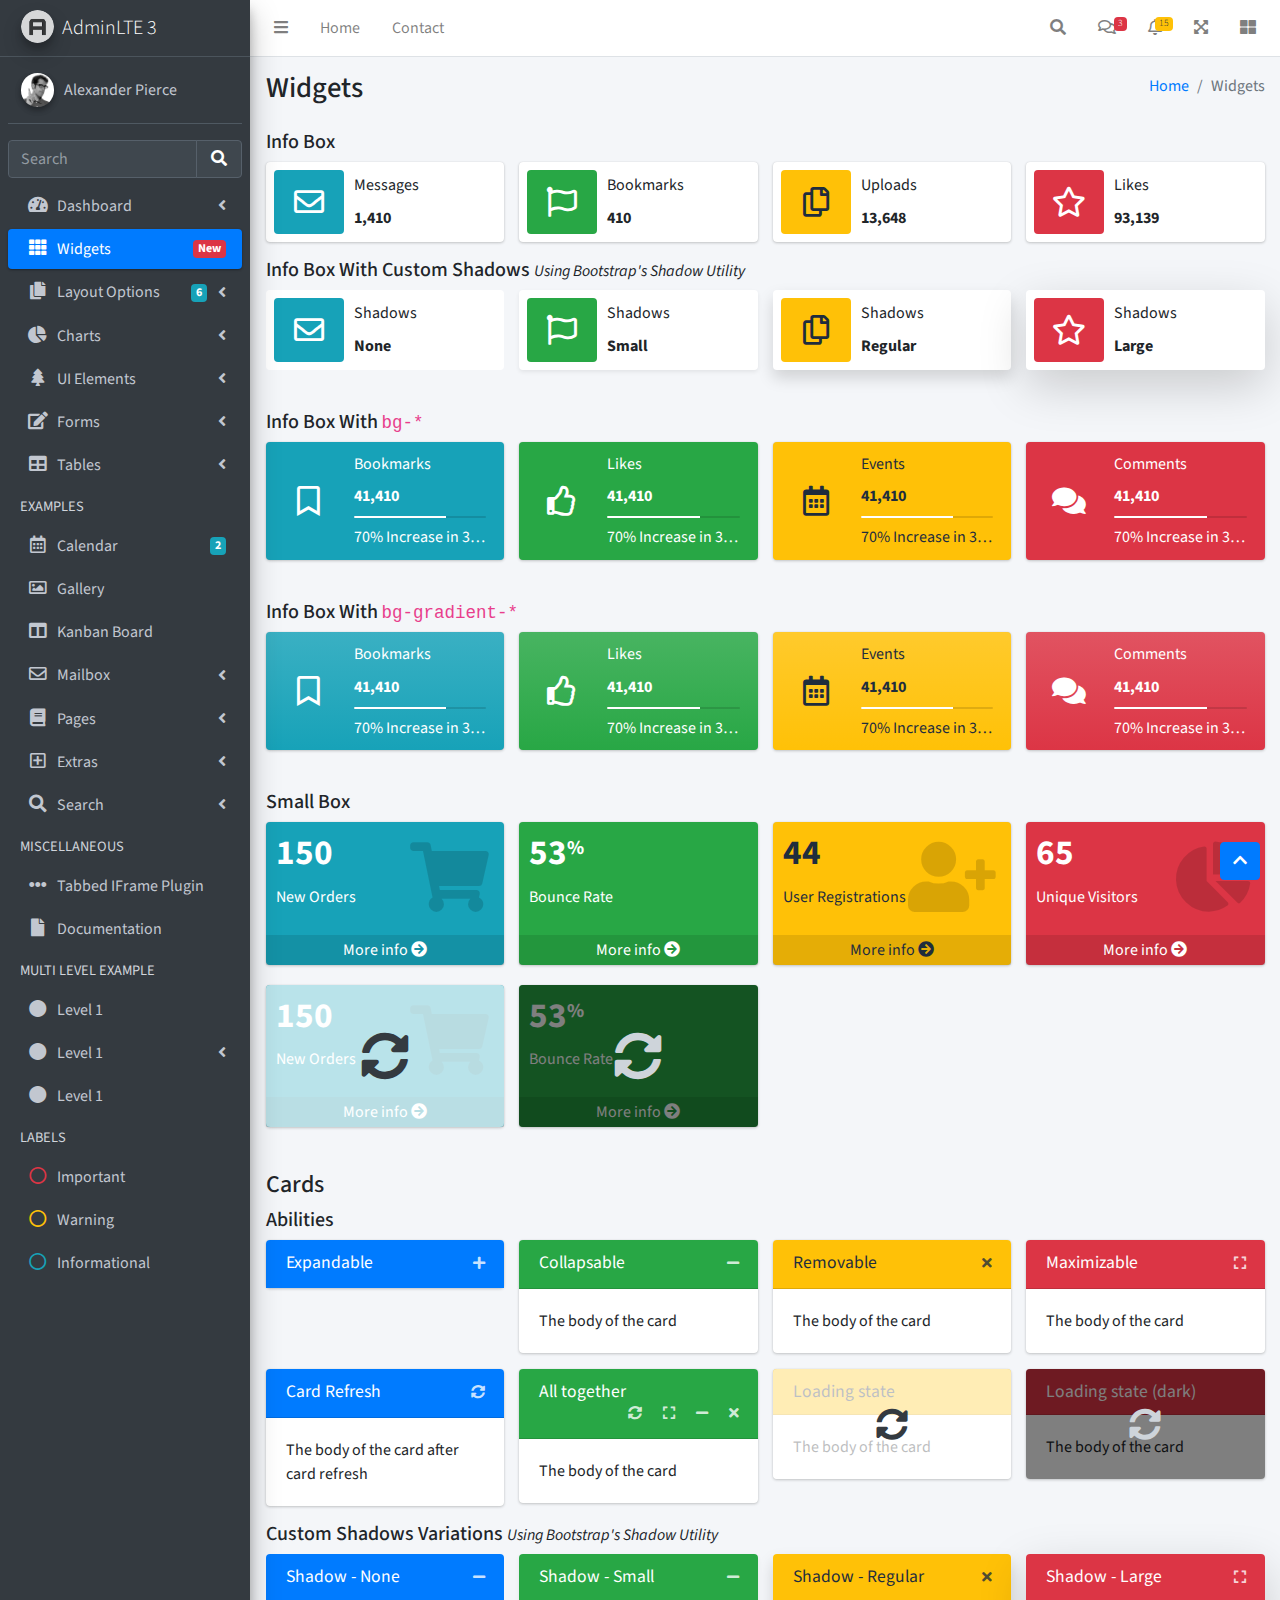
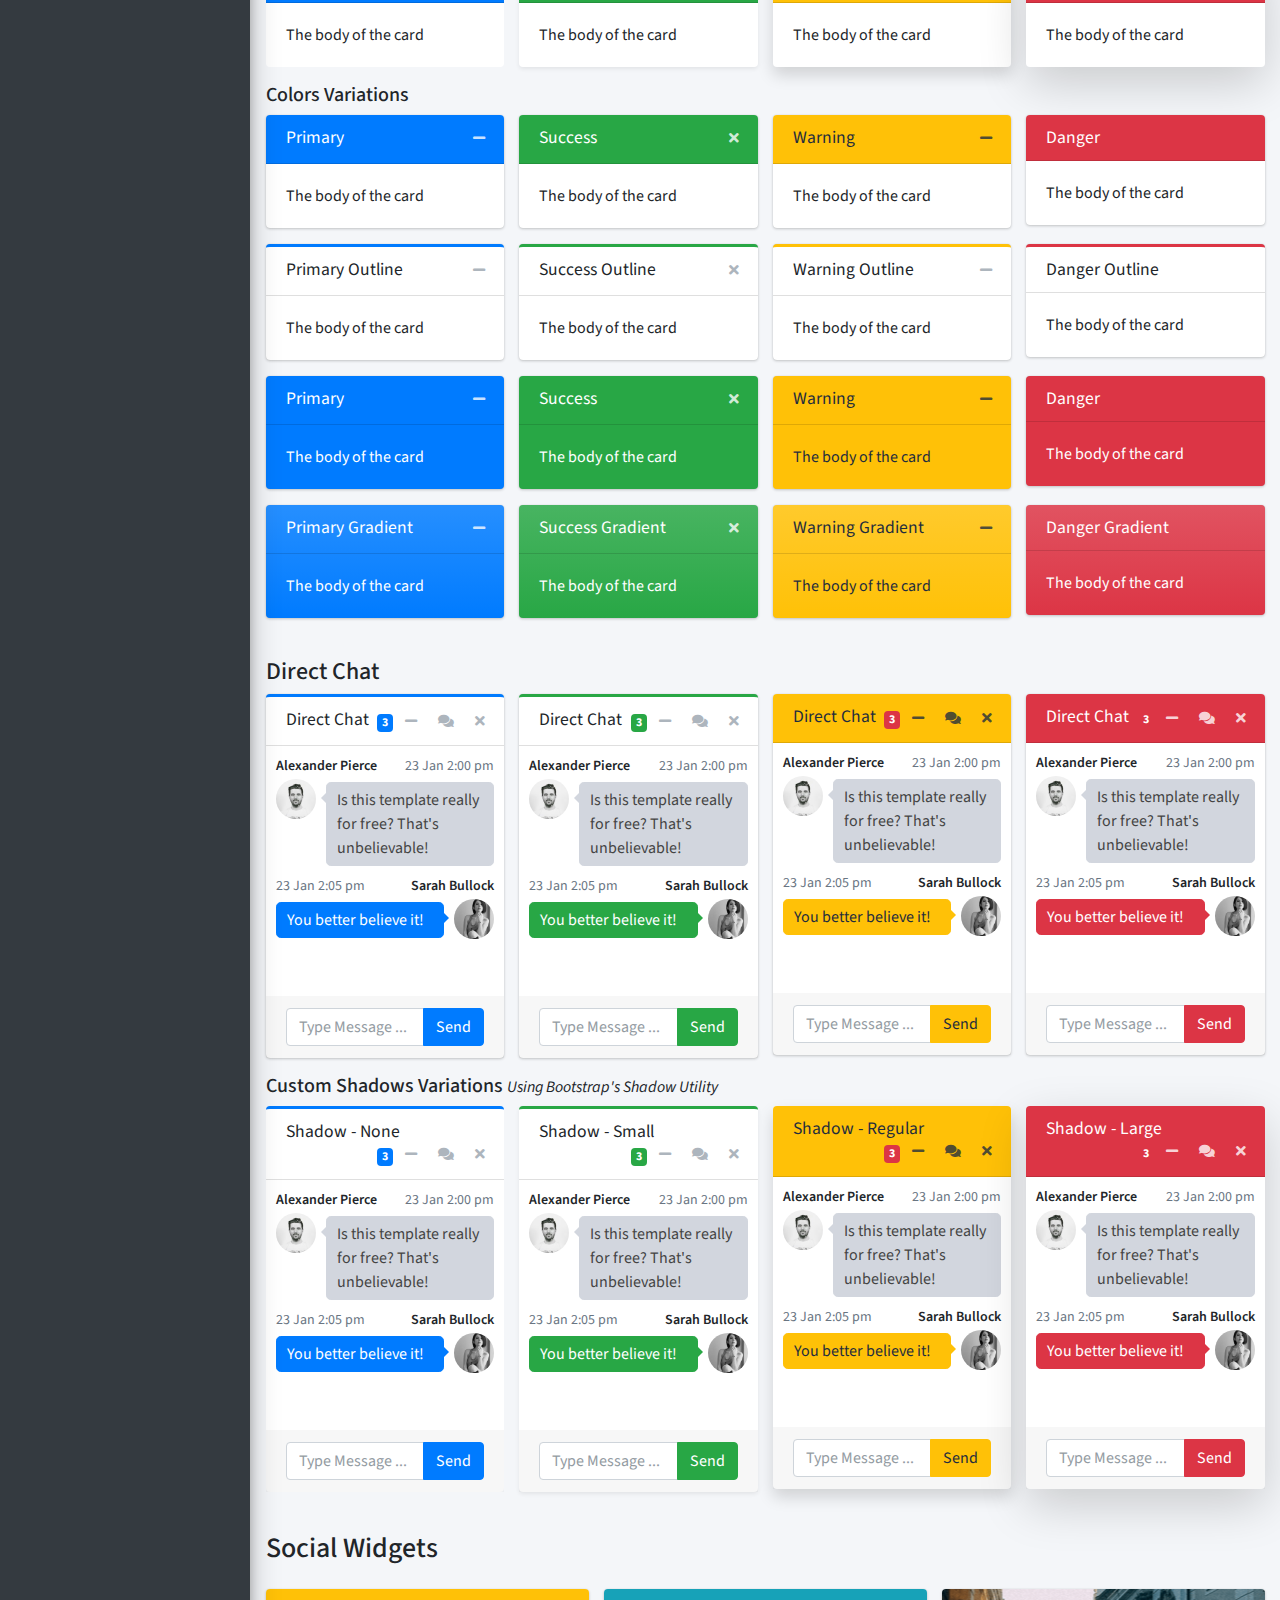
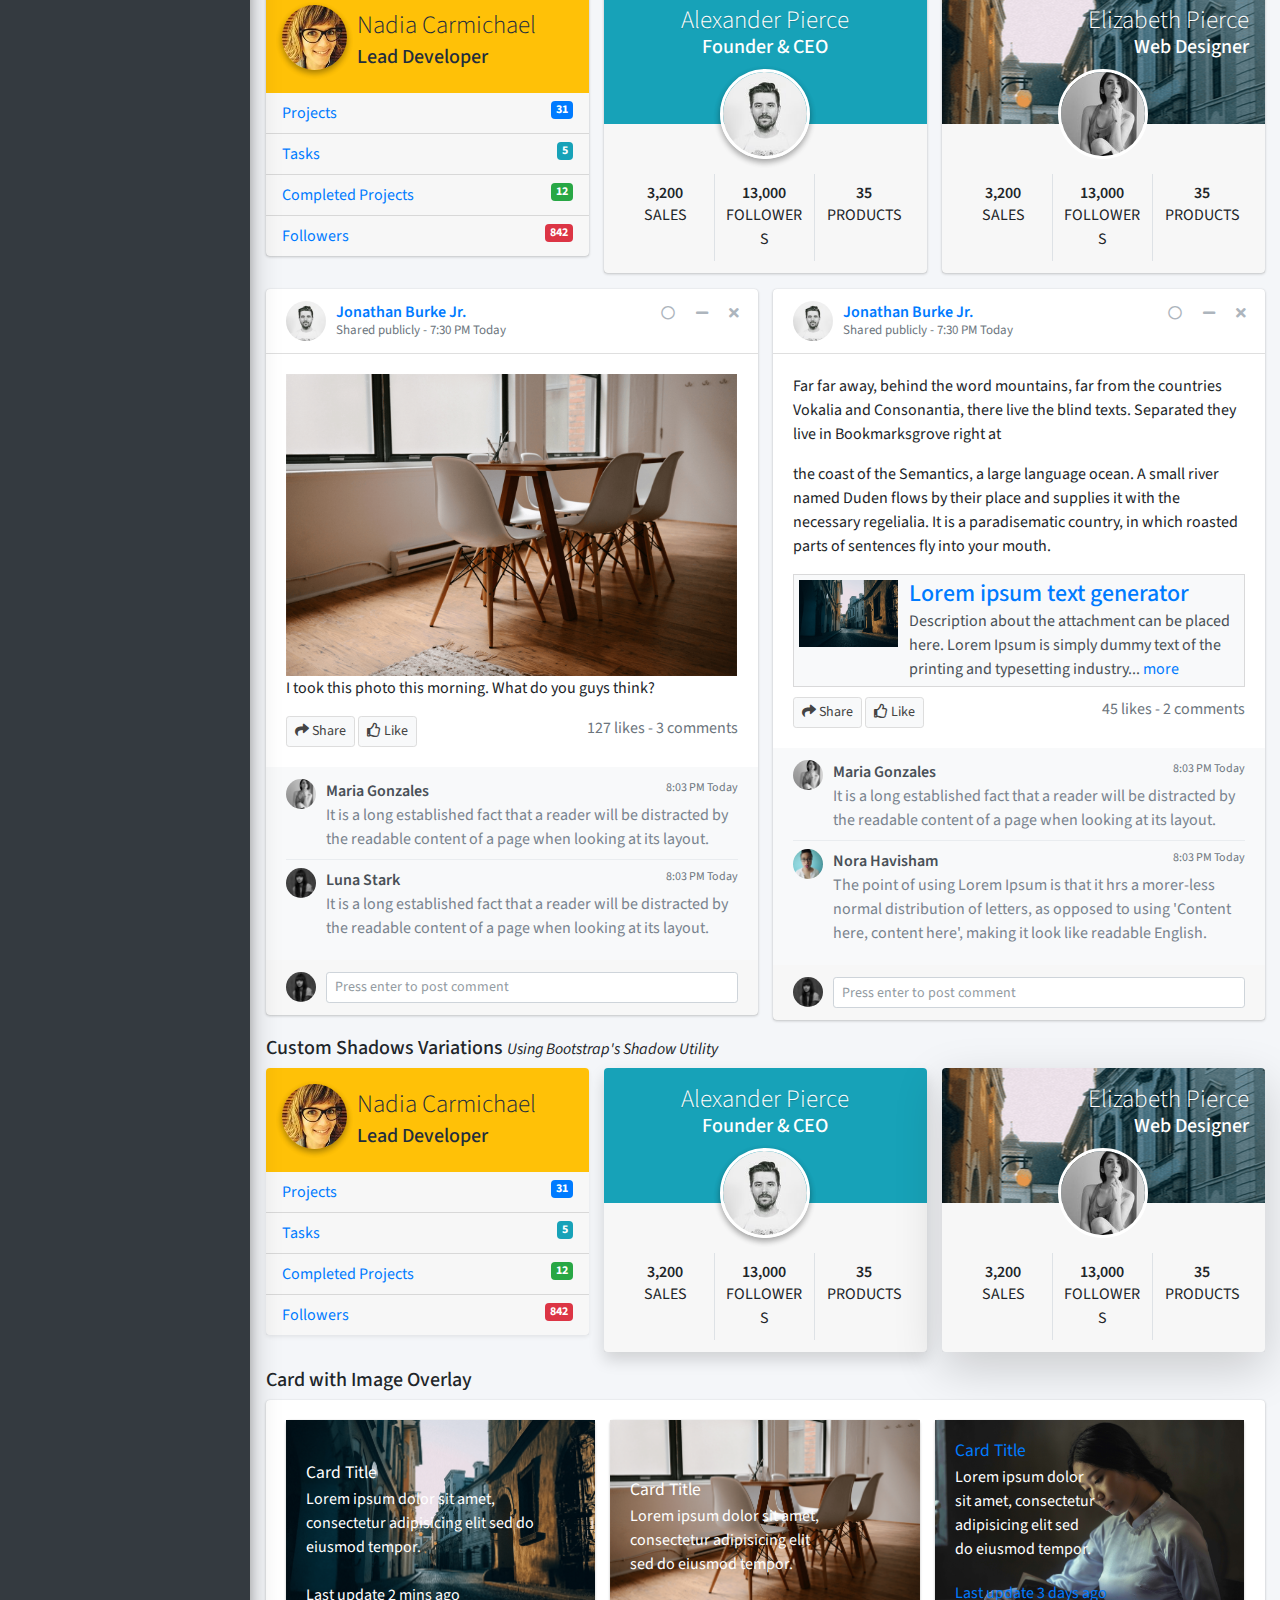
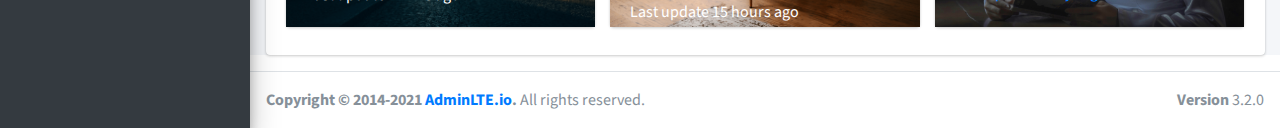
<file: public/AdminLTE/pages/widgets.html>
<!DOCTYPE html>
<html lang="en">
<head>
  <meta charset="utf-8">
  <meta name="viewport" content="width=device-width, initial-scale=1">
  <title>AdminLTE 3 | Widgets</title>

  <!-- Google Font: Source Sans Pro -->
  <link rel="stylesheet" href="https://fonts.googleapis.com/css?family=Source+Sans+Pro:300,400,400i,700&display=fallback">
  <!-- Font Awesome -->
  <link rel="stylesheet" href="../plugins/fontawesome-free/css/all.min.css">
  <!-- Ionicons -->
  <link rel="stylesheet" href="https://code.ionicframework.com/ionicons/2.0.1/css/ionicons.min.css">
  <!-- Theme style -->
  <link rel="stylesheet" href="../dist/css/adminlte.min.css">
</head>
<body class="hold-transition sidebar-mini">
<div class="wrapper">
  <!-- Navbar -->
  <nav class="main-header navbar navbar-expand navbar-white navbar-light">
    <!-- Left navbar links -->
    <ul class="navbar-nav">
      <li class="nav-item">
        <a class="nav-link" data-widget="pushmenu" href="#" role="button"><i class="fas fa-bars"></i></a>
      </li>
      <li class="nav-item d-none d-sm-inline-block">
        <a href="../index3.html" class="nav-link">Home</a>
      </li>
      <li class="nav-item d-none d-sm-inline-block">
        <a href="#" class="nav-link">Contact</a>
      </li>
    </ul>

    <!-- Right navbar links -->
    <ul class="navbar-nav ml-auto">
      <!-- Navbar Search -->
      <li class="nav-item">
        <a class="nav-link" data-widget="navbar-search" href="#" role="button">
          <i class="fas fa-search"></i>
        </a>
        <div class="navbar-search-block">
          <form class="form-inline">
            <div class="input-group input-group-sm">
              <input class="form-control form-control-navbar" type="search" placeholder="Search" aria-label="Search">
              <div class="input-group-append">
                <button class="btn btn-navbar" type="submit">
                  <i class="fas fa-search"></i>
                </button>
                <button class="btn btn-navbar" type="button" data-widget="navbar-search">
                  <i class="fas fa-times"></i>
                </button>
              </div>
            </div>
          </form>
        </div>
      </li>

      <!-- Messages Dropdown Menu -->
      <li class="nav-item dropdown">
        <a class="nav-link" data-toggle="dropdown" href="#">
          <i class="far fa-comments"></i>
          <span class="badge badge-danger navbar-badge">3</span>
        </a>
        <div class="dropdown-menu dropdown-menu-lg dropdown-menu-right">
          <a href="#" class="dropdown-item">
            <!-- Message Start -->
            <div class="media">
              <img src="../dist/img/user1-128x128.jpg" alt="User Avatar" class="img-size-50 mr-3 img-circle">
              <div class="media-body">
                <h3 class="dropdown-item-title">
                  Brad Diesel
                  <span class="float-right text-sm text-danger"><i class="fas fa-star"></i></span>
                </h3>
                <p class="text-sm">Call me whenever you can...</p>
                <p class="text-sm text-muted"><i class="far fa-clock mr-1"></i> 4 Hours Ago</p>
              </div>
            </div>
            <!-- Message End -->
          </a>
          <div class="dropdown-divider"></div>
          <a href="#" class="dropdown-item">
            <!-- Message Start -->
            <div class="media">
              <img src="../dist/img/user8-128x128.jpg" alt="User Avatar" class="img-size-50 img-circle mr-3">
              <div class="media-body">
                <h3 class="dropdown-item-title">
                  John Pierce
                  <span class="float-right text-sm text-muted"><i class="fas fa-star"></i></span>
                </h3>
                <p class="text-sm">I got your message bro</p>
                <p class="text-sm text-muted"><i class="far fa-clock mr-1"></i> 4 Hours Ago</p>
              </div>
            </div>
            <!-- Message End -->
          </a>
          <div class="dropdown-divider"></div>
          <a href="#" class="dropdown-item">
            <!-- Message Start -->
            <div class="media">
              <img src="../dist/img/user3-128x128.jpg" alt="User Avatar" class="img-size-50 img-circle mr-3">
              <div class="media-body">
                <h3 class="dropdown-item-title">
                  Nora Silvester
                  <span class="float-right text-sm text-warning"><i class="fas fa-star"></i></span>
                </h3>
                <p class="text-sm">The subject goes here</p>
                <p class="text-sm text-muted"><i class="far fa-clock mr-1"></i> 4 Hours Ago</p>
              </div>
            </div>
            <!-- Message End -->
          </a>
          <div class="dropdown-divider"></div>
          <a href="#" class="dropdown-item dropdown-footer">See All Messages</a>
        </div>
      </li>
      <!-- Notifications Dropdown Menu -->
      <li class="nav-item dropdown">
        <a class="nav-link" data-toggle="dropdown" href="#">
          <i class="far fa-bell"></i>
          <span class="badge badge-warning navbar-badge">15</span>
        </a>
        <div class="dropdown-menu dropdown-menu-lg dropdown-menu-right">
          <span class="dropdown-item dropdown-header">15 Notifications</span>
          <div class="dropdown-divider"></div>
          <a href="#" class="dropdown-item">
            <i class="fas fa-envelope mr-2"></i> 4 new messages
            <span class="float-right text-muted text-sm">3 mins</span>
          </a>
          <div class="dropdown-divider"></div>
          <a href="#" class="dropdown-item">
            <i class="fas fa-users mr-2"></i> 8 friend requests
            <span class="float-right text-muted text-sm">12 hours</span>
          </a>
          <div class="dropdown-divider"></div>
          <a href="#" class="dropdown-item">
            <i class="fas fa-file mr-2"></i> 3 new reports
            <span class="float-right text-muted text-sm">2 days</span>
          </a>
          <div class="dropdown-divider"></div>
          <a href="#" class="dropdown-item dropdown-footer">See All Notifications</a>
        </div>
      </li>
      <li class="nav-item">
        <a class="nav-link" data-widget="fullscreen" href="#" role="button">
          <i class="fas fa-expand-arrows-alt"></i>
        </a>
      </li>
      <li class="nav-item">
        <a class="nav-link" data-widget="control-sidebar" data-slide="true" href="#" role="button">
          <i class="fas fa-th-large"></i>
        </a>
      </li>
    </ul>
  </nav>
  <!-- /.navbar -->

  <!-- Main Sidebar Container -->
  <aside class="main-sidebar sidebar-dark-primary elevation-4">
    <!-- Brand Logo -->
    <a href="../index3.html" class="brand-link">
      <img src="../dist/img/AdminLTELogo.png" alt="AdminLTE Logo" class="brand-image img-circle elevation-3" style="opacity: .8">
      <span class="brand-text font-weight-light">AdminLTE 3</span>
    </a>

    <!-- Sidebar -->
    <div class="sidebar">
      <!-- Sidebar user panel (optional) -->
      <div class="user-panel mt-3 pb-3 mb-3 d-flex">
        <div class="image">
          <img src="../dist/img/user2-160x160.jpg" class="img-circle elevation-2" alt="User Image">
        </div>
        <div class="info">
          <a href="#" class="d-block">Alexander Pierce</a>
        </div>
      </div>

      <!-- SidebarSearch Form -->
      <div class="form-inline">
        <div class="input-group" data-widget="sidebar-search">
          <input class="form-control form-control-sidebar" type="search" placeholder="Search" aria-label="Search">
          <div class="input-group-append">
            <button class="btn btn-sidebar">
              <i class="fas fa-search fa-fw"></i>
            </button>
          </div>
        </div>
      </div>

      <!-- Sidebar Menu -->
      <nav class="mt-2">
        <ul class="nav nav-pills nav-sidebar flex-column" data-widget="treeview" role="menu" data-accordion="false">
          <!-- Add icons to the links using the .nav-icon class
               with font-awesome or any other icon font library -->
          <li class="nav-item">
            <a href="#" class="nav-link">
              <i class="nav-icon fas fa-tachometer-alt"></i>
              <p>
                Dashboard
                <i class="right fas fa-angle-left"></i>
              </p>
            </a>
            <ul class="nav nav-treeview">
              <li class="nav-item">
                <a href="../index.html" class="nav-link">
                  <i class="far fa-circle nav-icon"></i>
                  <p>Dashboard v1</p>
                </a>
              </li>
              <li class="nav-item">
                <a href="../index2.html" class="nav-link">
                  <i class="far fa-circle nav-icon"></i>
                  <p>Dashboard v2</p>
                </a>
              </li>
              <li class="nav-item">
                <a href="../index3.html" class="nav-link">
                  <i class="far fa-circle nav-icon"></i>
                  <p>Dashboard v3</p>
                </a>
              </li>
            </ul>
          </li>
          <li class="nav-item">
            <a href="widgets.html" class="nav-link active">
              <i class="nav-icon fas fa-th"></i>
              <p>
                Widgets
                <span class="right badge badge-danger">New</span>
              </p>
            </a>
          </li>
          <li class="nav-item">
            <a href="#" class="nav-link">
              <i class="nav-icon fas fa-copy"></i>
              <p>
                Layout Options
                <i class="fas fa-angle-left right"></i>
                <span class="badge badge-info right">6</span>
              </p>
            </a>
            <ul class="nav nav-treeview">
              <li class="nav-item">
                <a href="layout/top-nav.html" class="nav-link">
                  <i class="far fa-circle nav-icon"></i>
                  <p>Top Navigation</p>
                </a>
              </li>
              <li class="nav-item">
                <a href="layout/top-nav-sidebar.html" class="nav-link">
                  <i class="far fa-circle nav-icon"></i>
                  <p>Top Navigation + Sidebar</p>
                </a>
              </li>
              <li class="nav-item">
                <a href="layout/boxed.html" class="nav-link">
                  <i class="far fa-circle nav-icon"></i>
                  <p>Boxed</p>
                </a>
              </li>
              <li class="nav-item">
                <a href="layout/fixed-sidebar.html" class="nav-link">
                  <i class="far fa-circle nav-icon"></i>
                  <p>Fixed Sidebar</p>
                </a>
              </li>
              <li class="nav-item">
                <a href="layout/fixed-sidebar-custom.html" class="nav-link">
                  <i class="far fa-circle nav-icon"></i>
                  <p>Fixed Sidebar <small>+ Custom Area</small></p>
                </a>
              </li>
              <li class="nav-item">
                <a href="layout/fixed-topnav.html" class="nav-link">
                  <i class="far fa-circle nav-icon"></i>
                  <p>Fixed Navbar</p>
                </a>
              </li>
              <li class="nav-item">
                <a href="layout/fixed-footer.html" class="nav-link">
                  <i class="far fa-circle nav-icon"></i>
                  <p>Fixed Footer</p>
                </a>
              </li>
              <li class="nav-item">
                <a href="layout/collapsed-sidebar.html" class="nav-link">
                  <i class="far fa-circle nav-icon"></i>
                  <p>Collapsed Sidebar</p>
                </a>
              </li>
            </ul>
          </li>
          <li class="nav-item">
            <a href="#" class="nav-link">
              <i class="nav-icon fas fa-chart-pie"></i>
              <p>
                Charts
                <i class="right fas fa-angle-left"></i>
              </p>
            </a>
            <ul class="nav nav-treeview">
              <li class="nav-item">
                <a href="charts/chartjs.html" class="nav-link">
                  <i class="far fa-circle nav-icon"></i>
                  <p>ChartJS</p>
                </a>
              </li>
              <li class="nav-item">
                <a href="charts/flot.html" class="nav-link">
                  <i class="far fa-circle nav-icon"></i>
                  <p>Flot</p>
                </a>
              </li>
              <li class="nav-item">
                <a href="charts/inline.html" class="nav-link">
                  <i class="far fa-circle nav-icon"></i>
                  <p>Inline</p>
                </a>
              </li>
              <li class="nav-item">
                <a href="charts/uplot.html" class="nav-link">
                  <i class="far fa-circle nav-icon"></i>
                  <p>uPlot</p>
                </a>
              </li>
            </ul>
          </li>
          <li class="nav-item">
            <a href="#" class="nav-link">
              <i class="nav-icon fas fa-tree"></i>
              <p>
                UI Elements
                <i class="fas fa-angle-left right"></i>
              </p>
            </a>
            <ul class="nav nav-treeview">
              <li class="nav-item">
                <a href="UI/general.html" class="nav-link">
                  <i class="far fa-circle nav-icon"></i>
                  <p>General</p>
                </a>
              </li>
              <li class="nav-item">
                <a href="UI/icons.html" class="nav-link">
                  <i class="far fa-circle nav-icon"></i>
                  <p>Icons</p>
                </a>
              </li>
              <li class="nav-item">
                <a href="UI/buttons.html" class="nav-link">
                  <i class="far fa-circle nav-icon"></i>
                  <p>Buttons</p>
                </a>
              </li>
              <li class="nav-item">
                <a href="UI/sliders.html" class="nav-link">
                  <i class="far fa-circle nav-icon"></i>
                  <p>Sliders</p>
                </a>
              </li>
              <li class="nav-item">
                <a href="UI/modals.html" class="nav-link">
                  <i class="far fa-circle nav-icon"></i>
                  <p>Modals & Alerts</p>
                </a>
              </li>
              <li class="nav-item">
                <a href="UI/navbar.html" class="nav-link">
                  <i class="far fa-circle nav-icon"></i>
                  <p>Navbar & Tabs</p>
                </a>
              </li>
              <li class="nav-item">
                <a href="UI/timeline.html" class="nav-link">
                  <i class="far fa-circle nav-icon"></i>
                  <p>Timeline</p>
                </a>
              </li>
              <li class="nav-item">
                <a href="UI/ribbons.html" class="nav-link">
                  <i class="far fa-circle nav-icon"></i>
                  <p>Ribbons</p>
                </a>
              </li>
            </ul>
          </li>
          <li class="nav-item">
            <a href="#" class="nav-link">
              <i class="nav-icon fas fa-edit"></i>
              <p>
                Forms
                <i class="fas fa-angle-left right"></i>
              </p>
            </a>
            <ul class="nav nav-treeview">
              <li class="nav-item">
                <a href="forms/general.html" class="nav-link">
                  <i class="far fa-circle nav-icon"></i>
                  <p>General Elements</p>
                </a>
              </li>
              <li class="nav-item">
                <a href="forms/advanced.html" class="nav-link">
                  <i class="far fa-circle nav-icon"></i>
                  <p>Advanced Elements</p>
                </a>
              </li>
              <li class="nav-item">
                <a href="forms/editors.html" class="nav-link">
                  <i class="far fa-circle nav-icon"></i>
                  <p>Editors</p>
                </a>
              </li>
              <li class="nav-item">
                <a href="forms/validation.html" class="nav-link">
                  <i class="far fa-circle nav-icon"></i>
                  <p>Validation</p>
                </a>
              </li>
            </ul>
          </li>
          <li class="nav-item">
            <a href="#" class="nav-link">
              <i class="nav-icon fas fa-table"></i>
              <p>
                Tables
                <i class="fas fa-angle-left right"></i>
              </p>
            </a>
            <ul class="nav nav-treeview">
              <li class="nav-item">
                <a href="tables/simple.html" class="nav-link">
                  <i class="far fa-circle nav-icon"></i>
                  <p>Simple Tables</p>
                </a>
              </li>
              <li class="nav-item">
                <a href="tables/data.html" class="nav-link">
                  <i class="far fa-circle nav-icon"></i>
                  <p>DataTables</p>
                </a>
              </li>
              <li class="nav-item">
                <a href="tables/jsgrid.html" class="nav-link">
                  <i class="far fa-circle nav-icon"></i>
                  <p>jsGrid</p>
                </a>
              </li>
            </ul>
          </li>
          <li class="nav-header">EXAMPLES</li>
          <li class="nav-item">
            <a href="calendar.html" class="nav-link">
              <i class="nav-icon far fa-calendar-alt"></i>
              <p>
                Calendar
                <span class="badge badge-info right">2</span>
              </p>
            </a>
          </li>
          <li class="nav-item">
            <a href="gallery.html" class="nav-link">
              <i class="nav-icon far fa-image"></i>
              <p>
                Gallery
              </p>
            </a>
          </li>
          <li class="nav-item">
            <a href="kanban.html" class="nav-link">
              <i class="nav-icon fas fa-columns"></i>
              <p>
                Kanban Board
              </p>
            </a>
          </li>
          <li class="nav-item">
            <a href="#" class="nav-link">
              <i class="nav-icon far fa-envelope"></i>
              <p>
                Mailbox
                <i class="fas fa-angle-left right"></i>
              </p>
            </a>
            <ul class="nav nav-treeview">
              <li class="nav-item">
                <a href="mailbox/mailbox.html" class="nav-link">
                  <i class="far fa-circle nav-icon"></i>
                  <p>Inbox</p>
                </a>
              </li>
              <li class="nav-item">
                <a href="mailbox/compose.html" class="nav-link">
                  <i class="far fa-circle nav-icon"></i>
                  <p>Compose</p>
                </a>
              </li>
              <li class="nav-item">
                <a href="mailbox/read-mail.html" class="nav-link">
                  <i class="far fa-circle nav-icon"></i>
                  <p>Read</p>
                </a>
              </li>
            </ul>
          </li>
          <li class="nav-item">
            <a href="#" class="nav-link">
              <i class="nav-icon fas fa-book"></i>
              <p>
                Pages
                <i class="fas fa-angle-left right"></i>
              </p>
            </a>
            <ul class="nav nav-treeview">
              <li class="nav-item">
                <a href="examples/invoice.html" class="nav-link">
                  <i class="far fa-circle nav-icon"></i>
                  <p>Invoice</p>
                </a>
              </li>
              <li class="nav-item">
                <a href="examples/profile.html" class="nav-link">
                  <i class="far fa-circle nav-icon"></i>
                  <p>Profile</p>
                </a>
              </li>
              <li class="nav-item">
                <a href="examples/e-commerce.html" class="nav-link">
                  <i class="far fa-circle nav-icon"></i>
                  <p>E-commerce</p>
                </a>
              </li>
              <li class="nav-item">
                <a href="examples/projects.html" class="nav-link">
                  <i class="far fa-circle nav-icon"></i>
                  <p>Projects</p>
                </a>
              </li>
              <li class="nav-item">
                <a href="examples/project-add.html" class="nav-link">
                  <i class="far fa-circle nav-icon"></i>
                  <p>Project Add</p>
                </a>
              </li>
              <li class="nav-item">
                <a href="examples/project-edit.html" class="nav-link">
                  <i class="far fa-circle nav-icon"></i>
                  <p>Project Edit</p>
                </a>
              </li>
              <li class="nav-item">
                <a href="examples/project-detail.html" class="nav-link">
                  <i class="far fa-circle nav-icon"></i>
                  <p>Project Detail</p>
                </a>
              </li>
              <li class="nav-item">
                <a href="examples/contacts.html" class="nav-link">
                  <i class="far fa-circle nav-icon"></i>
                  <p>Contacts</p>
                </a>
              </li>
              <li class="nav-item">
                <a href="examples/faq.html" class="nav-link">
                  <i class="far fa-circle nav-icon"></i>
                  <p>FAQ</p>
                </a>
              </li>
              <li class="nav-item">
                <a href="examples/contact-us.html" class="nav-link">
                  <i class="far fa-circle nav-icon"></i>
                  <p>Contact us</p>
                </a>
              </li>
            </ul>
          </li>
          <li class="nav-item">
            <a href="#" class="nav-link">
              <i class="nav-icon far fa-plus-square"></i>
              <p>
                Extras
                <i class="fas fa-angle-left right"></i>
              </p>
            </a>
            <ul class="nav nav-treeview">
              <li class="nav-item">
                <a href="#" class="nav-link">
                  <i class="far fa-circle nav-icon"></i>
                  <p>
                    Login & Register v1
                    <i class="fas fa-angle-left right"></i>
                  </p>
                </a>
                <ul class="nav nav-treeview">
                  <li class="nav-item">
                    <a href="examples/login.html" class="nav-link">
                      <i class="far fa-circle nav-icon"></i>
                      <p>Login v1</p>
                    </a>
                  </li>
                  <li class="nav-item">
                    <a href="examples/register.html" class="nav-link">
                      <i class="far fa-circle nav-icon"></i>
                      <p>Register v1</p>
                    </a>
                  </li>
                  <li class="nav-item">
                    <a href="examples/forgot-password.html" class="nav-link">
                      <i class="far fa-circle nav-icon"></i>
                      <p>Forgot Password v1</p>
                    </a>
                  </li>
                  <li class="nav-item">
                    <a href="examples/recover-password.html" class="nav-link">
                      <i class="far fa-circle nav-icon"></i>
                      <p>Recover Password v1</p>
                    </a>
                  </li>
                </ul>
              </li>
              <li class="nav-item">
                <a href="#" class="nav-link">
                  <i class="far fa-circle nav-icon"></i>
                  <p>
                    Login & Register v2
                    <i class="fas fa-angle-left right"></i>
                  </p>
                </a>
                <ul class="nav nav-treeview">
                  <li class="nav-item">
                    <a href="examples/login-v2.html" class="nav-link">
                      <i class="far fa-circle nav-icon"></i>
                      <p>Login v2</p>
                    </a>
                  </li>
                  <li class="nav-item">
                    <a href="examples/register-v2.html" class="nav-link">
                      <i class="far fa-circle nav-icon"></i>
                      <p>Register v2</p>
                    </a>
                  </li>
                  <li class="nav-item">
                    <a href="examples/forgot-password-v2.html" class="nav-link">
                      <i class="far fa-circle nav-icon"></i>
                      <p>Forgot Password v2</p>
                    </a>
                  </li>
                  <li class="nav-item">
                    <a href="examples/recover-password-v2.html" class="nav-link">
                      <i class="far fa-circle nav-icon"></i>
                      <p>Recover Password v2</p>
                    </a>
                  </li>
                </ul>
              </li>
              <li class="nav-item">
                <a href="examples/lockscreen.html" class="nav-link">
                  <i class="far fa-circle nav-icon"></i>
                  <p>Lockscreen</p>
                </a>
              </li>
              <li class="nav-item">
                <a href="examples/legacy-user-menu.html" class="nav-link">
                  <i class="far fa-circle nav-icon"></i>
                  <p>Legacy User Menu</p>
                </a>
              </li>
              <li class="nav-item">
                <a href="examples/language-menu.html" class="nav-link">
                  <i class="far fa-circle nav-icon"></i>
                  <p>Language Menu</p>
                </a>
              </li>
              <li class="nav-item">
                <a href="examples/404.html" class="nav-link">
                  <i class="far fa-circle nav-icon"></i>
                  <p>Error 404</p>
                </a>
              </li>
              <li class="nav-item">
                <a href="examples/500.html" class="nav-link">
                  <i class="far fa-circle nav-icon"></i>
                  <p>Error 500</p>
                </a>
              </li>
              <li class="nav-item">
                <a href="examples/pace.html" class="nav-link">
                  <i class="far fa-circle nav-icon"></i>
                  <p>Pace</p>
                </a>
              </li>
              <li class="nav-item">
                <a href="examples/blank.html" class="nav-link">
                  <i class="far fa-circle nav-icon"></i>
                  <p>Blank Page</p>
                </a>
              </li>
              <li class="nav-item">
                <a href="../starter.html" class="nav-link">
                  <i class="far fa-circle nav-icon"></i>
                  <p>Starter Page</p>
                </a>
              </li>
            </ul>
          </li>
          <li class="nav-item">
            <a href="#" class="nav-link">
              <i class="nav-icon fas fa-search"></i>
              <p>
                Search
                <i class="fas fa-angle-left right"></i>
              </p>
            </a>
            <ul class="nav nav-treeview">
              <li class="nav-item">
                <a href="search/simple.html" class="nav-link">
                  <i class="far fa-circle nav-icon"></i>
                  <p>Simple Search</p>
                </a>
              </li>
              <li class="nav-item">
                <a href="search/enhanced.html" class="nav-link">
                  <i class="far fa-circle nav-icon"></i>
                  <p>Enhanced</p>
                </a>
              </li>
            </ul>
          </li>
          <li class="nav-header">MISCELLANEOUS</li>
          <li class="nav-item">
            <a href="../iframe.html" class="nav-link">
              <i class="nav-icon fas fa-ellipsis-h"></i>
              <p>Tabbed IFrame Plugin</p>
            </a>
          </li>
          <li class="nav-item">
            <a href="https://adminlte.io/docs/3.1/" class="nav-link">
              <i class="nav-icon fas fa-file"></i>
              <p>Documentation</p>
            </a>
          </li>
          <li class="nav-header">MULTI LEVEL EXAMPLE</li>
          <li class="nav-item">
            <a href="#" class="nav-link">
              <i class="fas fa-circle nav-icon"></i>
              <p>Level 1</p>
            </a>
          </li>
          <li class="nav-item">
            <a href="#" class="nav-link">
              <i class="nav-icon fas fa-circle"></i>
              <p>
                Level 1
                <i class="right fas fa-angle-left"></i>
              </p>
            </a>
            <ul class="nav nav-treeview">
              <li class="nav-item">
                <a href="#" class="nav-link">
                  <i class="far fa-circle nav-icon"></i>
                  <p>Level 2</p>
                </a>
              </li>
              <li class="nav-item">
                <a href="#" class="nav-link">
                  <i class="far fa-circle nav-icon"></i>
                  <p>
                    Level 2
                    <i class="right fas fa-angle-left"></i>
                  </p>
                </a>
                <ul class="nav nav-treeview">
                  <li class="nav-item">
                    <a href="#" class="nav-link">
                      <i class="far fa-dot-circle nav-icon"></i>
                      <p>Level 3</p>
                    </a>
                  </li>
                  <li class="nav-item">
                    <a href="#" class="nav-link">
                      <i class="far fa-dot-circle nav-icon"></i>
                      <p>Level 3</p>
                    </a>
                  </li>
                  <li class="nav-item">
                    <a href="#" class="nav-link">
                      <i class="far fa-dot-circle nav-icon"></i>
                      <p>Level 3</p>
                    </a>
                  </li>
                </ul>
              </li>
              <li class="nav-item">
                <a href="#" class="nav-link">
                  <i class="far fa-circle nav-icon"></i>
                  <p>Level 2</p>
                </a>
              </li>
            </ul>
          </li>
          <li class="nav-item">
            <a href="#" class="nav-link">
              <i class="fas fa-circle nav-icon"></i>
              <p>Level 1</p>
            </a>
          </li>
          <li class="nav-header">LABELS</li>
          <li class="nav-item">
            <a href="#" class="nav-link">
              <i class="nav-icon far fa-circle text-danger"></i>
              <p class="text">Important</p>
            </a>
          </li>
          <li class="nav-item">
            <a href="#" class="nav-link">
              <i class="nav-icon far fa-circle text-warning"></i>
              <p>Warning</p>
            </a>
          </li>
          <li class="nav-item">
            <a href="#" class="nav-link">
              <i class="nav-icon far fa-circle text-info"></i>
              <p>Informational</p>
            </a>
          </li>
        </ul>
      </nav>
      <!-- /.sidebar-menu -->
    </div>
    <!-- /.sidebar -->
  </aside>

  <!-- Content Wrapper. Contains page content -->
  <div class="content-wrapper">
    <!-- Content Header (Page header) -->
    <section class="content-header">
      <div class="container-fluid">
        <div class="row mb-2">
          <div class="col-sm-6">
            <h1>Widgets</h1>
          </div>
          <div class="col-sm-6">
            <ol class="breadcrumb float-sm-right">
              <li class="breadcrumb-item"><a href="#">Home</a></li>
              <li class="breadcrumb-item active">Widgets</li>
            </ol>
          </div>
        </div>
      </div><!-- /.container-fluid -->
    </section>

    <!-- Main content -->
    <section class="content">
      <div class="container-fluid">
        <h5 class="mb-2">Info Box</h5>
        <div class="row">
          <div class="col-md-3 col-sm-6 col-12">
            <div class="info-box">
              <span class="info-box-icon bg-info"><i class="far fa-envelope"></i></span>

              <div class="info-box-content">
                <span class="info-box-text">Messages</span>
                <span class="info-box-number">1,410</span>
              </div>
              <!-- /.info-box-content -->
            </div>
            <!-- /.info-box -->
          </div>
          <!-- /.col -->
          <div class="col-md-3 col-sm-6 col-12">
            <div class="info-box">
              <span class="info-box-icon bg-success"><i class="far fa-flag"></i></span>

              <div class="info-box-content">
                <span class="info-box-text">Bookmarks</span>
                <span class="info-box-number">410</span>
              </div>
              <!-- /.info-box-content -->
            </div>
            <!-- /.info-box -->
          </div>
          <!-- /.col -->
          <div class="col-md-3 col-sm-6 col-12">
            <div class="info-box">
              <span class="info-box-icon bg-warning"><i class="far fa-copy"></i></span>

              <div class="info-box-content">
                <span class="info-box-text">Uploads</span>
                <span class="info-box-number">13,648</span>
              </div>
              <!-- /.info-box-content -->
            </div>
            <!-- /.info-box -->
          </div>
          <!-- /.col -->
          <div class="col-md-3 col-sm-6 col-12">
            <div class="info-box">
              <span class="info-box-icon bg-danger"><i class="far fa-star"></i></span>

              <div class="info-box-content">
                <span class="info-box-text">Likes</span>
                <span class="info-box-number">93,139</span>
              </div>
              <!-- /.info-box-content -->
            </div>
            <!-- /.info-box -->
          </div>
          <!-- /.col -->
        </div>
        <!-- /.row -->

        <!-- =========================================================== -->
        <h5 class="mb-2">Info Box With Custom Shadows <small><i>Using Bootstrap's Shadow Utility</i></small></h5>
        <div class="row">
          <div class="col-md-3 col-sm-6 col-12">
            <div class="info-box shadow-none">
              <span class="info-box-icon bg-info"><i class="far fa-envelope"></i></span>

              <div class="info-box-content">
                <span class="info-box-text">Shadows</span>
                <span class="info-box-number">None</span>
              </div>
              <!-- /.info-box-content -->
            </div>
            <!-- /.info-box -->
          </div>
          <!-- /.col -->
          <div class="col-md-3 col-sm-6 col-12">
            <div class="info-box shadow-sm">
              <span class="info-box-icon bg-success"><i class="far fa-flag"></i></span>

              <div class="info-box-content">
                <span class="info-box-text">Shadows</span>
                <span class="info-box-number">Small</span>
              </div>
              <!-- /.info-box-content -->
            </div>
            <!-- /.info-box -->
          </div>
          <!-- /.col -->
          <div class="col-md-3 col-sm-6 col-12">
            <div class="info-box shadow">
              <span class="info-box-icon bg-warning"><i class="far fa-copy"></i></span>

              <div class="info-box-content">
                <span class="info-box-text">Shadows</span>
                <span class="info-box-number">Regular</span>
              </div>
              <!-- /.info-box-content -->
            </div>
            <!-- /.info-box -->
          </div>
          <!-- /.col -->
          <div class="col-md-3 col-sm-6 col-12">
            <div class="info-box shadow-lg">
              <span class="info-box-icon bg-danger"><i class="far fa-star"></i></span>

              <div class="info-box-content">
                <span class="info-box-text">Shadows</span>
                <span class="info-box-number">Large</span>
              </div>
              <!-- /.info-box-content -->
            </div>
            <!-- /.info-box -->
          </div>
          <!-- /.col -->
        </div>
        <!-- /.row -->

        <!-- =========================================================== -->
        <h5 class="mt-4 mb-2">Info Box With <code>bg-*</code></h5>
        <div class="row">
          <div class="col-md-3 col-sm-6 col-12">
            <div class="info-box bg-info">
              <span class="info-box-icon"><i class="far fa-bookmark"></i></span>

              <div class="info-box-content">
                <span class="info-box-text">Bookmarks</span>
                <span class="info-box-number">41,410</span>

                <div class="progress">
                  <div class="progress-bar" style="width: 70%"></div>
                </div>
                <span class="progress-description">
                  70% Increase in 30 Days
                </span>
              </div>
              <!-- /.info-box-content -->
            </div>
            <!-- /.info-box -->
          </div>
          <!-- /.col -->
          <div class="col-md-3 col-sm-6 col-12">
            <div class="info-box bg-success">
              <span class="info-box-icon"><i class="far fa-thumbs-up"></i></span>

              <div class="info-box-content">
                <span class="info-box-text">Likes</span>
                <span class="info-box-number">41,410</span>

                <div class="progress">
                  <div class="progress-bar" style="width: 70%"></div>
                </div>
                <span class="progress-description">
                  70% Increase in 30 Days
                </span>
              </div>
              <!-- /.info-box-content -->
            </div>
            <!-- /.info-box -->
          </div>
          <!-- /.col -->
          <div class="col-md-3 col-sm-6 col-12">
            <div class="info-box bg-warning">
              <span class="info-box-icon"><i class="far fa-calendar-alt"></i></span>

              <div class="info-box-content">
                <span class="info-box-text">Events</span>
                <span class="info-box-number">41,410</span>

                <div class="progress">
                  <div class="progress-bar" style="width: 70%"></div>
                </div>
                <span class="progress-description">
                  70% Increase in 30 Days
                </span>
              </div>
              <!-- /.info-box-content -->
            </div>
            <!-- /.info-box -->
          </div>
          <!-- /.col -->
          <div class="col-md-3 col-sm-6 col-12">
            <div class="info-box bg-danger">
              <span class="info-box-icon"><i class="fas fa-comments"></i></span>

              <div class="info-box-content">
                <span class="info-box-text">Comments</span>
                <span class="info-box-number">41,410</span>

                <div class="progress">
                  <div class="progress-bar" style="width: 70%"></div>
                </div>
                <span class="progress-description">
                  70% Increase in 30 Days
                </span>
              </div>
              <!-- /.info-box-content -->
            </div>
            <!-- /.info-box -->
          </div>
          <!-- /.col -->
        </div>
        <!-- /.row -->

        <!-- =========================================================== -->
        <h5 class="mt-4 mb-2">Info Box With <code>bg-gradient-*</code></h5>
        <div class="row">
          <div class="col-md-3 col-sm-6 col-12">
            <div class="info-box bg-gradient-info">
              <span class="info-box-icon"><i class="far fa-bookmark"></i></span>

              <div class="info-box-content">
                <span class="info-box-text">Bookmarks</span>
                <span class="info-box-number">41,410</span>

                <div class="progress">
                  <div class="progress-bar" style="width: 70%"></div>
                </div>
                <span class="progress-description">
                  70% Increase in 30 Days
                </span>
              </div>
              <!-- /.info-box-content -->
            </div>
            <!-- /.info-box -->
          </div>
          <!-- /.col -->
          <div class="col-md-3 col-sm-6 col-12">
            <div class="info-box bg-gradient-success">
              <span class="info-box-icon"><i class="far fa-thumbs-up"></i></span>

              <div class="info-box-content">
                <span class="info-box-text">Likes</span>
                <span class="info-box-number">41,410</span>

                <div class="progress">
                  <div class="progress-bar" style="width: 70%"></div>
                </div>
                <span class="progress-description">
                  70% Increase in 30 Days
                </span>
              </div>
              <!-- /.info-box-content -->
            </div>
            <!-- /.info-box -->
          </div>
          <!-- /.col -->
          <div class="col-md-3 col-sm-6 col-12">
            <div class="info-box bg-gradient-warning">
              <span class="info-box-icon"><i class="far fa-calendar-alt"></i></span>

              <div class="info-box-content">
                <span class="info-box-text">Events</span>
                <span class="info-box-number">41,410</span>

                <div class="progress">
                  <div class="progress-bar" style="width: 70%"></div>
                </div>
                <span class="progress-description">
                  70% Increase in 30 Days
                </span>
              </div>
              <!-- /.info-box-content -->
            </div>
            <!-- /.info-box -->
          </div>
          <!-- /.col -->
          <div class="col-md-3 col-sm-6 col-12">
            <div class="info-box bg-gradient-danger">
              <span class="info-box-icon"><i class="fas fa-comments"></i></span>

              <div class="info-box-content">
                <span class="info-box-text">Comments</span>
                <span class="info-box-number">41,410</span>

                <div class="progress">
                  <div class="progress-bar" style="width: 70%"></div>
                </div>
                <span class="progress-description">
                  70% Increase in 30 Days
                </span>
              </div>
              <!-- /.info-box-content -->
            </div>
            <!-- /.info-box -->
          </div>
          <!-- /.col -->
        </div>
        <!-- /.row -->

        <!-- =========================================================== -->

        <!-- Small Box (Stat card) -->
        <h5 class="mb-2 mt-4">Small Box</h5>
        <div class="row">
          <div class="col-lg-3 col-6">
            <!-- small card -->
            <div class="small-box bg-info">
              <div class="inner">
                <h3>150</h3>

                <p>New Orders</p>
              </div>
              <div class="icon">
                <i class="fas fa-shopping-cart"></i>
              </div>
              <a href="#" class="small-box-footer">
                More info <i class="fas fa-arrow-circle-right"></i>
              </a>
            </div>
          </div>
          <!-- ./col -->
          <div class="col-lg-3 col-6">
            <!-- small card -->
            <div class="small-box bg-success">
              <div class="inner">
                <h3>53<sup style="font-size: 20px">%</sup></h3>

                <p>Bounce Rate</p>
              </div>
              <div class="icon">
                <i class="ion ion-stats-bars"></i>
              </div>
              <a href="#" class="small-box-footer">
                More info <i class="fas fa-arrow-circle-right"></i>
              </a>
            </div>
          </div>
          <!-- ./col -->
          <div class="col-lg-3 col-6">
            <!-- small card -->
            <div class="small-box bg-warning">
              <div class="inner">
                <h3>44</h3>

                <p>User Registrations</p>
              </div>
              <div class="icon">
                <i class="fas fa-user-plus"></i>
              </div>
              <a href="#" class="small-box-footer">
                More info <i class="fas fa-arrow-circle-right"></i>
              </a>
            </div>
          </div>
          <!-- ./col -->
          <div class="col-lg-3 col-6">
            <!-- small card -->
            <div class="small-box bg-danger">
              <div class="inner">
                <h3>65</h3>

                <p>Unique Visitors</p>
              </div>
              <div class="icon">
                <i class="fas fa-chart-pie"></i>
              </div>
              <a href="#" class="small-box-footer">
                More info <i class="fas fa-arrow-circle-right"></i>
              </a>
            </div>
          </div>
          <!-- ./col -->
        </div>
        <!-- /.row -->

        <!-- Small Box (Stat card) -->
        <div class="row">
          <div class="col-lg-3 col-6">
            <!-- small card -->
            <div class="small-box bg-info">
              <!-- Loading (remove the following to stop the loading)-->
              <div class="overlay">
                <i class="fas fa-3x fa-sync-alt"></i>
              </div>
              <!-- end loading -->
              <div class="inner">
                <h3>150</h3>

                <p>New Orders</p>
              </div>
              <div class="icon">
                <i class="fas fa-shopping-cart"></i>
              </div>
              <a href="#" class="small-box-footer">
                More info <i class="fas fa-arrow-circle-right"></i>
              </a>
            </div>
          </div>
          <!-- ./col -->
          <div class="col-lg-3 col-6">
            <!-- small card -->
            <div class="small-box bg-success">
              <!-- Loading (remove the following to stop the loading)-->
              <div class="overlay dark">
                <i class="fas fa-3x fa-sync-alt"></i>
              </div>
              <!-- end loading -->
              <div class="inner">
                <h3>53<sup style="font-size: 20px">%</sup></h3>

                <p>Bounce Rate</p>
              </div>
              <div class="icon">
                <i class="ion ion-stats-bars"></i>
              </div>
              <a href="#" class="small-box-footer">
                More info <i class="fas fa-arrow-circle-right"></i>
              </a>
            </div>
          </div>
          <!-- ./col -->
        </div>
        <!-- /.row -->

        <!-- =========================================================== -->
        <h4 class="mb-2 mt-4">Cards</h4>
        <h5 class="mb-2">Abilities</h5>
        <div class="row">
          <div class="col-md-3">
            <div class="card card-primary collapsed-card">
              <div class="card-header">
                <h3 class="card-title">Expandable</h3>

                <div class="card-tools">
                  <button type="button" class="btn btn-tool" data-card-widget="collapse"><i class="fas fa-plus"></i>
                  </button>
                </div>
                <!-- /.card-tools -->
              </div>
              <!-- /.card-header -->
              <div class="card-body">
                The body of the card
              </div>
              <!-- /.card-body -->
            </div>
            <!-- /.card -->
          </div>
          <!-- /.col -->
          <div class="col-md-3">
            <div class="card card-success">
              <div class="card-header">
                <h3 class="card-title">Collapsable</h3>

                <div class="card-tools">
                  <button type="button" class="btn btn-tool" data-card-widget="collapse"><i class="fas fa-minus"></i>
                  </button>
                </div>
                <!-- /.card-tools -->
              </div>
              <!-- /.card-header -->
              <div class="card-body">
                The body of the card
              </div>
              <!-- /.card-body -->
            </div>
            <!-- /.card -->
          </div>
          <!-- /.col -->
          <div class="col-md-3">
            <div class="card card-warning">
              <div class="card-header">
                <h3 class="card-title">Removable</h3>

                <div class="card-tools">
                  <button type="button" class="btn btn-tool" data-card-widget="remove"><i class="fas fa-times"></i>
                  </button>
                </div>
                <!-- /.card-tools -->
              </div>
              <!-- /.card-header -->
              <div class="card-body">
                The body of the card
              </div>
              <!-- /.card-body -->
            </div>
            <!-- /.card -->
          </div>
          <!-- /.col -->
          <div class="col-md-3">
            <div class="card card-danger">
              <div class="card-header">
                <h3 class="card-title">Maximizable</h3>

                <div class="card-tools">
                  <button type="button" class="btn btn-tool" data-card-widget="maximize"><i class="fas fa-expand"></i>
                  </button>
                </div>
                <!-- /.card-tools -->
              </div>
              <!-- /.card-header -->
              <div class="card-body">
                The body of the card
              </div>
              <!-- /.card-body -->
            </div>
            <!-- /.card -->
          </div>
          <!-- /.col -->
        </div>
        <!-- /.row -->

        <div class="row">
          <div class="col-md-3">
            <div class="card card-primary">
              <div class="card-header">
                <h3 class="card-title">Card Refresh</h3>

                <div class="card-tools">
                  <button type="button" class="btn btn-tool" data-card-widget="card-refresh" data-source="widgets.html" data-source-selector="#card-refresh-content">
                    <i class="fas fa-sync-alt"></i>
                  </button>
                </div>
                <!-- /.card-tools -->
              </div>
              <!-- /.card-header -->
              <div class="card-body">
                The body of the card
              </div>
              <!-- /.card-body -->
            </div>
            <!-- /.card -->
            <div class="d-none" id="card-refresh-content">
                The body of the card after card refresh
            </div>
          </div>
          <!-- /.col -->
          <div class="col-md-3">
            <div class="card card-success">
              <div class="card-header">
                <h3 class="card-title">All together</h3>

                <div class="card-tools">
                  <button type="button" class="btn btn-tool" data-card-widget="card-refresh" data-source="widgets.html" data-source-selector="#card-refresh-content" data-load-on-init="false">
                    <i class="fas fa-sync-alt"></i>
                  </button>
                  <button type="button" class="btn btn-tool" data-card-widget="maximize">
                    <i class="fas fa-expand"></i>
                  </button>
                  <button type="button" class="btn btn-tool" data-card-widget="collapse">
                    <i class="fas fa-minus"></i>
                  </button>
                  <button type="button" class="btn btn-tool" data-card-widget="remove">
                    <i class="fas fa-times"></i>
                  </button>
                </div>
                <!-- /.card-tools -->
              </div>
              <!-- /.card-header -->
              <div class="card-body">
                The body of the card
              </div>
              <!-- /.card-body -->
            </div>
            <!-- /.card -->
          </div>
          <!-- /.col -->
          <div class="col-md-3">
            <div class="card card-warning">
              <div class="card-header">
                <h3 class="card-title">Loading state</h3>
              </div>
              <div class="card-body">
                The body of the card
              </div>
              <!-- /.card-body -->
              <!-- Loading (remove the following to stop the loading)-->
              <div class="overlay">
                <i class="fas fa-2x fa-sync-alt"></i>
              </div>
              <!-- end loading -->
            </div>
            <!-- /.card -->
          </div>
          <!-- /.col -->
          <div class="col-md-3">
            <div class="card card-danger">
              <div class="card-header">
                <h3 class="card-title">Loading state (dark)</h3>
              </div>
              <div class="card-body">
                The body of the card
              </div>
              <!-- /.card-body -->
              <!-- Loading (remove the following to stop the loading)-->
              <div class="overlay dark">
                <i class="fas fa-2x fa-sync-alt"></i>
              </div>
              <!-- end loading -->
            </div>
            <!-- /.card -->
          </div>
          <!-- /.col -->
        </div>
        <!-- /.row -->

        <!-- =========================================================== -->
        <h5 class="mb-2">Custom Shadows Variations <small><i>Using Bootstrap's Shadow Utility</i></small></h5>
        <div class="row">
          <div class="col-md-3">
            <div class="card card-primary shadow-none">
              <div class="card-header">
                <h3 class="card-title">Shadow - None</h3>

                <div class="card-tools">
                  <button type="button" class="btn btn-tool" data-card-widget="collapse">
                    <i class="fas fa-minus"></i>
                  </button>
                </div>
                <!-- /.card-tools -->
              </div>
              <!-- /.card-header -->
              <div class="card-body">
                The body of the card
              </div>
              <!-- /.card-body -->
            </div>
            <!-- /.card -->
          </div>
          <!-- /.col -->
          <div class="col-md-3">
            <div class="card card-success shadow-sm">
              <div class="card-header">
                <h3 class="card-title">Shadow - Small</h3>

                <div class="card-tools">
                  <button type="button" class="btn btn-tool" data-card-widget="collapse">
                    <i class="fas fa-minus"></i>
                  </button>
                </div>
                <!-- /.card-tools -->
              </div>
              <!-- /.card-header -->
              <div class="card-body">
                The body of the card
              </div>
              <!-- /.card-body -->
            </div>
            <!-- /.card -->
          </div>
          <!-- /.col -->
          <div class="col-md-3">
            <div class="card card-warning shadow">
              <div class="card-header">
                <h3 class="card-title">Shadow - Regular</h3>

                <div class="card-tools">
                  <button type="button" class="btn btn-tool" data-card-widget="remove"><i class="fas fa-times"></i>
                  </button>
                </div>
                <!-- /.card-tools -->
              </div>
              <!-- /.card-header -->
              <div class="card-body">
                The body of the card
              </div>
              <!-- /.card-body -->
            </div>
            <!-- /.card -->
          </div>
          <!-- /.col -->
          <div class="col-md-3">
            <div class="card card-danger shadow-lg">
              <div class="card-header">
                <h3 class="card-title">Shadow - Large</h3>

                <div class="card-tools">
                  <button type="button" class="btn btn-tool" data-card-widget="maximize"><i class="fas fa-expand"></i>
                  </button>
                </div>
                <!-- /.card-tools -->
              </div>
              <!-- /.card-header -->
              <div class="card-body">
                The body of the card
              </div>
              <!-- /.card-body -->
            </div>
            <!-- /.card -->
          </div>
          <!-- /.col -->
        </div>
        <!-- /.row -->

        <!-- =========================================================== -->

        <h5 class="mb-2">Colors Variations</h5>

        <div class="row">
          <div class="col-md-3">
            <div class="card card-primary">
              <div class="card-header">
                <h3 class="card-title">Primary</h3>

                <div class="card-tools">
                  <button type="button" class="btn btn-tool" data-card-widget="collapse">
                    <i class="fas fa-minus"></i>
                  </button>
                </div>
                <!-- /.card-tools -->
              </div>
              <!-- /.card-header -->
              <div class="card-body">
                The body of the card
              </div>
              <!-- /.card-body -->
            </div>
            <!-- /.card -->
          </div>
          <!-- /.col -->
          <div class="col-md-3">
            <div class="card card-success">
              <div class="card-header">
                <h3 class="card-title">Success</h3>

                <div class="card-tools">
                  <button type="button" class="btn btn-tool" data-card-widget="remove"><i class="fas fa-times"></i>
                  </button>
                </div>
                <!-- /.card-tools -->
              </div>
              <!-- /.card-header -->
              <div class="card-body">
                The body of the card
              </div>
              <!-- /.card-body -->
            </div>
            <!-- /.card -->
          </div>
          <!-- /.col -->
          <div class="col-md-3">
            <div class="card card-warning">
              <div class="card-header">
                <h3 class="card-title">Warning</h3>

                <div class="card-tools">
                  <button type="button" class="btn btn-tool" data-card-widget="collapse">
                    <i class="fas fa-minus"></i>
                  </button>
                </div>
                <!-- /.card-tools -->
              </div>
              <!-- /.card-header -->
              <div class="card-body">
                The body of the card
              </div>
              <!-- /.card-body -->
            </div>
            <!-- /.card -->
          </div>
          <!-- /.col -->
          <div class="col-md-3">
            <div class="card card-danger">
              <div class="card-header">
                <h3 class="card-title">Danger</h3>
              </div>
              <div class="card-body">
                The body of the card
              </div>
              <!-- /.card-body -->
            </div>
            <!-- /.card -->
          </div>
          <!-- /.col -->
        </div>
        <!-- /.row -->

        <div class="row">
          <div class="col-md-3">
            <div class="card card-outline card-primary">
              <div class="card-header">
                <h3 class="card-title">Primary Outline</h3>

                <div class="card-tools">
                  <button type="button" class="btn btn-tool" data-card-widget="collapse">
                    <i class="fas fa-minus"></i>
                  </button>
                </div>
                <!-- /.card-tools -->
              </div>
              <!-- /.card-header -->
              <div class="card-body">
                The body of the card
              </div>
              <!-- /.card-body -->
            </div>
            <!-- /.card -->
          </div>
          <!-- /.col -->
          <div class="col-md-3">
            <div class="card card-outline card-success">
              <div class="card-header">
                <h3 class="card-title">Success Outline</h3>

                <div class="card-tools">
                  <button type="button" class="btn btn-tool" data-card-widget="remove"><i class="fas fa-times"></i>
                  </button>
                </div>
                <!-- /.card-tools -->
              </div>
              <!-- /.card-header -->
              <div class="card-body">
                The body of the card
              </div>
              <!-- /.card-body -->
            </div>
            <!-- /.card -->
          </div>
          <!-- /.col -->
          <div class="col-md-3">
            <div class="card card-outline card-warning">
              <div class="card-header">
                <h3 class="card-title">Warning Outline</h3>

                <div class="card-tools">
                  <button type="button" class="btn btn-tool" data-card-widget="collapse">
                    <i class="fas fa-minus"></i>
                  </button>
                </div>
                <!-- /.card-tools -->
              </div>
              <!-- /.card-header -->
              <div class="card-body">
                The body of the card
              </div>
              <!-- /.card-body -->
            </div>
            <!-- /.card -->
          </div>
          <!-- /.col -->
          <div class="col-md-3">
            <div class="card card-outline card-danger">
              <div class="card-header">
                <h3 class="card-title">Danger Outline</h3>
              </div>
              <div class="card-body">
                The body of the card
              </div>
              <!-- /.card-body -->
            </div>
            <!-- /.card -->
          </div>
          <!-- /.col -->
        </div>
        <!-- /.row -->

        <div class="row">
          <div class="col-md-3">
            <div class="card bg-primary">
              <div class="card-header">
                <h3 class="card-title">Primary</h3>

                <div class="card-tools">
                  <button type="button" class="btn btn-tool" data-card-widget="collapse">
                    <i class="fas fa-minus"></i>
                  </button>
                </div>
                <!-- /.card-tools -->
              </div>
              <!-- /.card-header -->
              <div class="card-body">
                The body of the card
              </div>
              <!-- /.card-body -->
            </div>
            <!-- /.card -->
          </div>
          <!-- /.col -->
          <div class="col-md-3">
            <div class="card bg-success">
              <div class="card-header">
                <h3 class="card-title">Success</h3>

                <div class="card-tools">
                  <button type="button" class="btn btn-tool" data-card-widget="remove"><i class="fas fa-times"></i>
                  </button>
                </div>
                <!-- /.card-tools -->
              </div>
              <!-- /.card-header -->
              <div class="card-body">
                The body of the card
              </div>
              <!-- /.card-body -->
            </div>
            <!-- /.card -->
          </div>
          <!-- /.col -->
          <div class="col-md-3">
            <div class="card bg-warning">
              <div class="card-header">
                <h3 class="card-title">Warning</h3>

                <div class="card-tools">
                  <button type="button" class="btn btn-tool" data-card-widget="collapse">
                    <i class="fas fa-minus"></i>
                  </button>
                </div>
                <!-- /.card-tools -->
              </div>
              <!-- /.card-header -->
              <div class="card-body">
                The body of the card
              </div>
              <!-- /.card-body -->
            </div>
            <!-- /.card -->
          </div>
          <!-- /.col -->
          <div class="col-md-3">
            <div class="card bg-danger">
              <div class="card-header">
                <h3 class="card-title">Danger</h3>
              </div>
              <div class="card-body">
                The body of the card
              </div>
              <!-- /.card-body -->
            </div>
            <!-- /.card -->
          </div>
          <!-- /.col -->
        </div>
        <!-- /.row -->

        <div class="row">
          <div class="col-md-3">
            <div class="card bg-gradient-primary">
              <div class="card-header">
                <h3 class="card-title">Primary Gradient</h3>

                <div class="card-tools">
                  <button type="button" class="btn btn-tool" data-card-widget="collapse">
                    <i class="fas fa-minus"></i>
                  </button>
                </div>
                <!-- /.card-tools -->
              </div>
              <!-- /.card-header -->
              <div class="card-body">
                The body of the card
              </div>
              <!-- /.card-body -->
            </div>
            <!-- /.card -->
          </div>
          <!-- /.col -->
          <div class="col-md-3">
            <div class="card bg-gradient-success">
              <div class="card-header">
                <h3 class="card-title">Success Gradient</h3>

                <div class="card-tools">
                  <button type="button" class="btn btn-tool" data-card-widget="remove"><i class="fas fa-times"></i>
                  </button>
                </div>
                <!-- /.card-tools -->
              </div>
              <!-- /.card-header -->
              <div class="card-body">
                The body of the card
              </div>
              <!-- /.card-body -->
            </div>
            <!-- /.card -->
          </div>
          <!-- /.col -->
          <div class="col-md-3">
            <div class="card bg-gradient-warning">
              <div class="card-header">
                <h3 class="card-title">Warning Gradient</h3>

                <div class="card-tools">
                  <button type="button" class="btn btn-tool" data-card-widget="collapse">
                    <i class="fas fa-minus"></i>
                  </button>
                </div>
                <!-- /.card-tools -->
              </div>
              <!-- /.card-header -->
              <div class="card-body">
                The body of the card
              </div>
              <!-- /.card-body -->
            </div>
            <!-- /.card -->
          </div>
          <!-- /.col -->
          <div class="col-md-3">
            <div class="card bg-gradient-danger">
              <div class="card-header">
                <h3 class="card-title">Danger Gradient</h3>
              </div>
              <div class="card-body">
                The body of the card
              </div>
              <!-- /.card-body -->
            </div>
            <!-- /.card -->
          </div>
          <!-- /.col -->
        </div>
        <!-- /.row -->

        <!-- =========================================================== -->

        <!-- Direct Chat -->
        <h4 class="mt-4 mb-2">Direct Chat</h4>
        <div class="row">
          <div class="col-md-3">
            <!-- DIRECT CHAT PRIMARY -->
            <div class="card card-primary card-outline direct-chat direct-chat-primary">
              <div class="card-header">
                <h3 class="card-title">Direct Chat</h3>

                <div class="card-tools">
                  <span title="3 New Messages" class="badge bg-primary">3</span>
                  <button type="button" class="btn btn-tool" data-card-widget="collapse">
                      <i class="fas fa-minus"></i>
                  </button>
                  <button type="button" class="btn btn-tool" title="Contacts" data-widget="chat-pane-toggle">
                    <i class="fas fa-comments"></i>
                  </button>
                  <button type="button" class="btn btn-tool" data-card-widget="remove">
                    <i class="fas fa-times"></i>
                  </button>
                </div>
              </div>
              <!-- /.card-header -->
              <div class="card-body">
                <!-- Conversations are loaded here -->
                <div class="direct-chat-messages">
                  <!-- Message. Default to the left -->
                  <div class="direct-chat-msg">
                    <div class="direct-chat-infos clearfix">
                      <span class="direct-chat-name float-left">Alexander Pierce</span>
                      <span class="direct-chat-timestamp float-right">23 Jan 2:00 pm</span>
                    </div>
                    <!-- /.direct-chat-infos -->
                    <img class="direct-chat-img" src="../dist/img/user1-128x128.jpg" alt="Message User Image">
                    <!-- /.direct-chat-img -->
                    <div class="direct-chat-text">
                      Is this template really for free? That's unbelievable!
                    </div>
                    <!-- /.direct-chat-text -->
                  </div>
                  <!-- /.direct-chat-msg -->

                  <!-- Message to the right -->
                  <div class="direct-chat-msg right">
                    <div class="direct-chat-infos clearfix">
                      <span class="direct-chat-name float-right">Sarah Bullock</span>
                      <span class="direct-chat-timestamp float-left">23 Jan 2:05 pm</span>
                    </div>
                    <!-- /.direct-chat-infos -->
                    <img class="direct-chat-img" src="../dist/img/user3-128x128.jpg" alt="Message User Image">
                    <!-- /.direct-chat-img -->
                    <div class="direct-chat-text">
                      You better believe it!
                    </div>
                    <!-- /.direct-chat-text -->
                  </div>
                  <!-- /.direct-chat-msg -->
                </div>
                <!--/.direct-chat-messages-->

                <!-- Contacts are loaded here -->
                <div class="direct-chat-contacts">
                  <ul class="contacts-list">
                    <li>
                      <a href="#">
                        <img class="contacts-list-img" src="../dist/img/user1-128x128.jpg" alt="User Avatar">

                        <div class="contacts-list-info">
                          <span class="contacts-list-name">
                            Count Dracula
                            <small class="contacts-list-date float-right">2/28/2015</small>
                          </span>
                          <span class="contacts-list-msg">How have you been? I was...</span>
                        </div>
                        <!-- /.contacts-list-info -->
                      </a>
                    </li>
                    <!-- End Contact Item -->
                  </ul>
                  <!-- /.contatcts-list -->
                </div>
                <!-- /.direct-chat-pane -->
              </div>
              <!-- /.card-body -->
              <div class="card-footer">
                <form action="#" method="post">
                  <div class="input-group">
                    <input type="text" name="message" placeholder="Type Message ..." class="form-control">
                    <span class="input-group-append">
                      <button type="submit" class="btn btn-primary">Send</button>
                    </span>
                  </div>
                </form>
              </div>
              <!-- /.card-footer-->
            </div>
            <!--/.direct-chat -->
          </div>
          <!-- /.col -->

          <div class="col-md-3">
            <!-- DIRECT CHAT SUCCESS -->
            <div class="card card-success card-outline direct-chat direct-chat-success">
              <div class="card-header">
                <h3 class="card-title">Direct Chat</h3>

                <div class="card-tools">
                  <span title="3 New Messages" class="badge bg-success">3</span>
                  <button type="button" class="btn btn-tool" data-card-widget="collapse">
                    <i class="fas fa-minus"></i>
                  </button>
                  <button type="button" class="btn btn-tool" title="Contacts" data-widget="chat-pane-toggle">
                    <i class="fas fa-comments"></i>
                  </button>
                  <button type="button" class="btn btn-tool" data-card-widget="remove">
                    <i class="fas fa-times"></i>
                  </button>
                </div>
              </div>
              <!-- /.card-header -->
              <div class="card-body">
                <!-- Conversations are loaded here -->
                <div class="direct-chat-messages">
                  <!-- Message. Default to the left -->
                  <div class="direct-chat-msg">
                    <div class="direct-chat-infos clearfix">
                      <span class="direct-chat-name float-left">Alexander Pierce</span>
                      <span class="direct-chat-timestamp float-right">23 Jan 2:00 pm</span>
                    </div>
                    <!-- /.direct-chat-infos -->
                    <img class="direct-chat-img" src="../dist/img/user1-128x128.jpg" alt="Message User Image">
                    <!-- /.direct-chat-img -->
                    <div class="direct-chat-text">
                      Is this template really for free? That's unbelievable!
                    </div>
                    <!-- /.direct-chat-text -->
                  </div>
                  <!-- /.direct-chat-msg -->

                  <!-- Message to the right -->
                  <div class="direct-chat-msg right">
                    <div class="direct-chat-infos clearfix">
                      <span class="direct-chat-name float-right">Sarah Bullock</span>
                      <span class="direct-chat-timestamp float-left">23 Jan 2:05 pm</span>
                    </div>
                    <!-- /.direct-chat-infos -->
                    <img class="direct-chat-img" src="../dist/img/user3-128x128.jpg" alt="Message User Image">
                    <!-- /.direct-chat-img -->
                    <div class="direct-chat-text">
                      You better believe it!
                    </div>
                    <!-- /.direct-chat-text -->
                  </div>
                  <!-- /.direct-chat-msg -->
                </div>
                <!--/.direct-chat-messages-->

                <!-- Contacts are loaded here -->
                <div class="direct-chat-contacts">
                  <ul class="contacts-list">
                    <li>
                      <a href="#">
                        <img class="contacts-list-img" src="../dist/img/user1-128x128.jpg" alt="User Avatar">

                        <div class="contacts-list-info">
                          <span class="contacts-list-name">
                            Count Dracula
                            <small class="contacts-list-date float-right">2/28/2015</small>
                          </span>
                          <span class="contacts-list-msg">How have you been? I was...</span>
                        </div>
                        <!-- /.contacts-list-info -->
                      </a>
                    </li>
                    <!-- End Contact Item -->
                  </ul>
                  <!-- /.contatcts-list -->
                </div>
                <!-- /.direct-chat-pane -->
              </div>
              <!-- /.card-body -->
              <div class="card-footer">
                <form action="#" method="post">
                  <div class="input-group">
                    <input type="text" name="message" placeholder="Type Message ..." class="form-control">
                    <span class="input-group-append">
                      <button type="submit" class="btn btn-success">Send</button>
                    </span>
                  </div>
                </form>
              </div>
              <!-- /.card-footer-->
            </div>
            <!--/.direct-chat -->
          </div>
          <!-- /.col -->

          <div class="col-md-3">
            <!-- DIRECT CHAT WARNING -->
            <div class="card card-warning direct-chat direct-chat-warning">
              <div class="card-header">
                <h3 class="card-title">Direct Chat</h3>

                <div class="card-tools">
                  <span title="3 New Messages" class="badge bg-danger">3</span>
                  <button type="button" class="btn btn-tool" data-card-widget="collapse">
                    <i class="fas fa-minus"></i>
                  </button>
                  <button type="button" class="btn btn-tool" title="Contacts" data-widget="chat-pane-toggle">
                    <i class="fas fa-comments"></i>
                  </button>
                  <button type="button" class="btn btn-tool" data-card-widget="remove">
                    <i class="fas fa-times"></i>
                  </button>
                </div>
              </div>
              <!-- /.card-header -->
              <div class="card-body">
                <!-- Conversations are loaded here -->
                <div class="direct-chat-messages">
                  <!-- Message. Default to the left -->
                  <div class="direct-chat-msg">
                    <div class="direct-chat-infos clearfix">
                      <span class="direct-chat-name float-left">Alexander Pierce</span>
                      <span class="direct-chat-timestamp float-right">23 Jan 2:00 pm</span>
                    </div>
                    <!-- /.direct-chat-infos -->
                    <img class="direct-chat-img" src="../dist/img/user1-128x128.jpg" alt="Message User Image">
                    <!-- /.direct-chat-img -->
                    <div class="direct-chat-text">
                      Is this template really for free? That's unbelievable!
                    </div>
                    <!-- /.direct-chat-text -->
                  </div>
                  <!-- /.direct-chat-msg -->

                  <!-- Message to the right -->
                  <div class="direct-chat-msg right">
                    <div class="direct-chat-infos clearfix">
                      <span class="direct-chat-name float-right">Sarah Bullock</span>
                      <span class="direct-chat-timestamp float-left">23 Jan 2:05 pm</span>
                    </div>
                    <!-- /.direct-chat-infos -->
                    <img class="direct-chat-img" src="../dist/img/user3-128x128.jpg" alt="Message User Image">
                    <!-- /.direct-chat-img -->
                    <div class="direct-chat-text">
                      You better believe it!
                    </div>
                    <!-- /.direct-chat-text -->
                  </div>
                  <!-- /.direct-chat-msg -->
                </div>
                <!--/.direct-chat-messages-->

                <!-- Contacts are loaded here -->
                <div class="direct-chat-contacts">
                  <ul class="contacts-list">
                    <li>
                      <a href="#">
                        <img class="contacts-list-img" src="../dist/img/user1-128x128.jpg" alt="User Avatar">

                        <div class="contacts-list-info">
                          <span class="contacts-list-name">
                            Count Dracula
                            <small class="contacts-list-date float-right">2/28/2015</small>
                          </span>
                          <span class="contacts-list-msg">How have you been? I was...</span>
                        </div>
                        <!-- /.contacts-list-info -->
                      </a>
                    </li>
                    <!-- End Contact Item -->
                  </ul>
                  <!-- /.contatcts-list -->
                </div>
                <!-- /.direct-chat-pane -->
              </div>
              <!-- /.card-body -->
              <div class="card-footer">
                <form action="#" method="post">
                  <div class="input-group">
                    <input type="text" name="message" placeholder="Type Message ..." class="form-control">
                    <span class="input-group-append">
                      <button type="submit" class="btn btn-warning">Send</button>
                    </span>
                  </div>
                </form>
              </div>
              <!-- /.card-footer-->
            </div>
            <!--/.direct-chat -->
          </div>
          <!-- /.col -->

          <div class="col-md-3">
            <!-- DIRECT CHAT DANGER -->
            <div class="card card-danger direct-chat direct-chat-danger">
              <div class="card-header">
                <h3 class="card-title">Direct Chat</h3>

                <div class="card-tools">
                  <span title="3 New Messages" class="badge">3</span>
                  <button type="button" class="btn btn-tool" data-card-widget="collapse">
                    <i class="fas fa-minus"></i>
                  </button>
                  <button type="button" class="btn btn-tool" title="Contacts" data-widget="chat-pane-toggle">
                    <i class="fas fa-comments"></i>
                  </button>
                  <button type="button" class="btn btn-tool" data-card-widget="remove">
                    <i class="fas fa-times"></i>
                  </button>
                </div>
              </div>
              <!-- /.card-header -->
              <div class="card-body">
                <!-- Conversations are loaded here -->
                <div class="direct-chat-messages">
                  <!-- Message. Default to the left -->
                  <div class="direct-chat-msg">
                    <div class="direct-chat-infos clearfix">
                      <span class="direct-chat-name float-left">Alexander Pierce</span>
                      <span class="direct-chat-timestamp float-right">23 Jan 2:00 pm</span>
                    </div>
                    <!-- /.direct-chat-infos -->
                    <img class="direct-chat-img" src="../dist/img/user1-128x128.jpg" alt="Message User Image">
                    <!-- /.direct-chat-img -->
                    <div class="direct-chat-text">
                      Is this template really for free? That's unbelievable!
                    </div>
                    <!-- /.direct-chat-text -->
                  </div>
                  <!-- /.direct-chat-msg -->

                  <!-- Message to the right -->
                  <div class="direct-chat-msg right">
                    <div class="direct-chat-infos clearfix">
                      <span class="direct-chat-name float-right">Sarah Bullock</span>
                      <span class="direct-chat-timestamp float-left">23 Jan 2:05 pm</span>
                    </div>
                    <!-- /.direct-chat-infos -->
                    <img class="direct-chat-img" src="../dist/img/user3-128x128.jpg" alt="Message User Image">
                    <!-- /.direct-chat-img -->
                    <div class="direct-chat-text">
                      You better believe it!
                    </div>
                    <!-- /.direct-chat-text -->
                  </div>
                  <!-- /.direct-chat-msg -->
                </div>
                <!--/.direct-chat-messages-->

                <!-- Contacts are loaded here -->
                <div class="direct-chat-contacts">
                  <ul class="contacts-list">
                    <li>
                      <a href="#">
                        <img class="contacts-list-img" src="../dist/img/user1-128x128.jpg" alt="User Avatar">

                        <div class="contacts-list-info">
                          <span class="contacts-list-name">
                            Count Dracula
                            <small class="contacts-list-date float-right">2/28/2015</small>
                          </span>
                          <span class="contacts-list-msg">How have you been? I was...</span>
                        </div>
                        <!-- /.contacts-list-info -->
                      </a>
                    </li>
                    <!-- End Contact Item -->
                  </ul>
                  <!-- /.contatcts-list -->
                </div>
                <!-- /.direct-chat-pane -->
              </div>
              <!-- /.card-body -->
              <div class="card-footer">
                <form action="#" method="post">
                  <div class="input-group">
                    <input type="text" name="message" placeholder="Type Message ..." class="form-control">
                    <span class="input-group-append">
                      <button type="submit" class="btn btn-danger">Send</button>
                    </span>
                  </div>
                </form>
              </div>
              <!-- /.card-footer-->
            </div>
            <!--/.direct-chat -->
          </div>
          <!-- /.col -->
        </div>
        <!-- /.row -->

        <!-- =========================================================== -->
        <h5 class="mb-2">Custom Shadows Variations <small><i>Using Bootstrap's Shadow Utility</i></small></h5>
        <div class="row">
          <div class="col-md-3">
            <!-- DIRECT CHAT PRIMARY -->
            <div class="card card-primary card-outline direct-chat direct-chat-primary shadow-none">
              <div class="card-header">
                <h3 class="card-title">Shadow - None</h3>

                <div class="card-tools">
                  <span title="3 New Messages" class="badge bg-primary">3</span>
                  <button type="button" class="btn btn-tool" data-card-widget="collapse">
                    <i class="fas fa-minus"></i>
                  </button>
                  <button type="button" class="btn btn-tool" title="Contacts" data-widget="chat-pane-toggle">
                    <i class="fas fa-comments"></i>
                  </button>
                  <button type="button" class="btn btn-tool" data-card-widget="remove">
                    <i class="fas fa-times"></i>
                  </button>
                </div>
              </div>
              <!-- /.card-header -->
              <div class="card-body">
                <!-- Conversations are loaded here -->
                <div class="direct-chat-messages">
                  <!-- Message. Default to the left -->
                  <div class="direct-chat-msg">
                    <div class="direct-chat-infos clearfix">
                      <span class="direct-chat-name float-left">Alexander Pierce</span>
                      <span class="direct-chat-timestamp float-right">23 Jan 2:00 pm</span>
                    </div>
                    <!-- /.direct-chat-infos -->
                    <img class="direct-chat-img" src="../dist/img/user1-128x128.jpg" alt="Message User Image">
                    <!-- /.direct-chat-img -->
                    <div class="direct-chat-text">
                      Is this template really for free? That's unbelievable!
                    </div>
                    <!-- /.direct-chat-text -->
                  </div>
                  <!-- /.direct-chat-msg -->

                  <!-- Message to the right -->
                  <div class="direct-chat-msg right">
                    <div class="direct-chat-infos clearfix">
                      <span class="direct-chat-name float-right">Sarah Bullock</span>
                      <span class="direct-chat-timestamp float-left">23 Jan 2:05 pm</span>
                    </div>
                    <!-- /.direct-chat-infos -->
                    <img class="direct-chat-img" src="../dist/img/user3-128x128.jpg" alt="Message User Image">
                    <!-- /.direct-chat-img -->
                    <div class="direct-chat-text">
                      You better believe it!
                    </div>
                    <!-- /.direct-chat-text -->
                  </div>
                  <!-- /.direct-chat-msg -->
                </div>
                <!--/.direct-chat-messages-->

                <!-- Contacts are loaded here -->
                <div class="direct-chat-contacts">
                  <ul class="contacts-list">
                    <li>
                      <a href="#">
                        <img class="contacts-list-img" src="../dist/img/user1-128x128.jpg" alt="User Avatar">

                        <div class="contacts-list-info">
                          <span class="contacts-list-name">
                            Count Dracula
                            <small class="contacts-list-date float-right">2/28/2015</small>
                          </span>
                          <span class="contacts-list-msg">How have you been? I was...</span>
                        </div>
                        <!-- /.contacts-list-info -->
                      </a>
                    </li>
                    <!-- End Contact Item -->
                  </ul>
                  <!-- /.contatcts-list -->
                </div>
                <!-- /.direct-chat-pane -->
              </div>
              <!-- /.card-body -->
              <div class="card-footer">
                <form action="#" method="post">
                  <div class="input-group">
                    <input type="text" name="message" placeholder="Type Message ..." class="form-control">
                    <span class="input-group-append">
                      <button type="submit" class="btn btn-primary">Send</button>
                    </span>
                  </div>
                </form>
              </div>
              <!-- /.card-footer-->
            </div>
            <!--/.direct-chat -->
          </div>
          <!-- /.col -->

          <div class="col-md-3">
            <!-- DIRECT CHAT SUCCESS -->
            <div class="card card-success card-outline direct-chat direct-chat-success shadow-sm">
              <div class="card-header">
                <h3 class="card-title">Shadow - Small</h3>

                <div class="card-tools">
                  <span title="3 New Messages" class="badge bg-success">3</span>
                  <button type="button" class="btn btn-tool" data-card-widget="collapse">
                    <i class="fas fa-minus"></i>
                  </button>
                  <button type="button" class="btn btn-tool" title="Contacts" data-widget="chat-pane-toggle">
                    <i class="fas fa-comments"></i>
                  </button>
                  <button type="button" class="btn btn-tool" data-card-widget="remove">
                    <i class="fas fa-times"></i>
                  </button>
                </div>
              </div>
              <!-- /.card-header -->
              <div class="card-body">
                <!-- Conversations are loaded here -->
                <div class="direct-chat-messages">
                  <!-- Message. Default to the left -->
                  <div class="direct-chat-msg">
                    <div class="direct-chat-infos clearfix">
                      <span class="direct-chat-name float-left">Alexander Pierce</span>
                      <span class="direct-chat-timestamp float-right">23 Jan 2:00 pm</span>
                    </div>
                    <!-- /.direct-chat-infos -->
                    <img class="direct-chat-img" src="../dist/img/user1-128x128.jpg" alt="Message User Image">
                    <!-- /.direct-chat-img -->
                    <div class="direct-chat-text">
                      Is this template really for free? That's unbelievable!
                    </div>
                    <!-- /.direct-chat-text -->
                  </div>
                  <!-- /.direct-chat-msg -->

                  <!-- Message to the right -->
                  <div class="direct-chat-msg right">
                    <div class="direct-chat-infos clearfix">
                      <span class="direct-chat-name float-right">Sarah Bullock</span>
                      <span class="direct-chat-timestamp float-left">23 Jan 2:05 pm</span>
                    </div>
                    <!-- /.direct-chat-infos -->
                    <img class="direct-chat-img" src="../dist/img/user3-128x128.jpg" alt="Message User Image">
                    <!-- /.direct-chat-img -->
                    <div class="direct-chat-text">
                      You better believe it!
                    </div>
                    <!-- /.direct-chat-text -->
                  </div>
                  <!-- /.direct-chat-msg -->
                </div>
                <!--/.direct-chat-messages-->

                <!-- Contacts are loaded here -->
                <div class="direct-chat-contacts">
                  <ul class="contacts-list">
                    <li>
                      <a href="#">
                        <img class="contacts-list-img" src="../dist/img/user1-128x128.jpg" alt="User Avatar">

                        <div class="contacts-list-info">
                          <span class="contacts-list-name">
                            Count Dracula
                            <small class="contacts-list-date float-right">2/28/2015</small>
                          </span>
                          <span class="contacts-list-msg">How have you been? I was...</span>
                        </div>
                        <!-- /.contacts-list-info -->
                      </a>
                    </li>
                    <!-- End Contact Item -->
                  </ul>
                  <!-- /.contatcts-list -->
                </div>
                <!-- /.direct-chat-pane -->
              </div>
              <!-- /.card-body -->
              <div class="card-footer">
                <form action="#" method="post">
                  <div class="input-group">
                    <input type="text" name="message" placeholder="Type Message ..." class="form-control">
                    <span class="input-group-append">
                      <button type="submit" class="btn btn-success">Send</button>
                    </span>
                  </div>
                </form>
              </div>
              <!-- /.card-footer-->
            </div>
            <!--/.direct-chat -->
          </div>
          <!-- /.col -->

          <div class="col-md-3">
            <!-- DIRECT CHAT WARNING -->
            <div class="card card-warning direct-chat direct-chat-warning shadow">
              <div class="card-header">
                <h3 class="card-title">Shadow - Regular</h3>

                <div class="card-tools">
                  <span title="3 New Messages" class="badge bg-danger">3</span>
                  <button type="button" class="btn btn-tool" data-card-widget="collapse">
                    <i class="fas fa-minus"></i>
                  </button>
                  <button type="button" class="btn btn-tool" title="Contacts" data-widget="chat-pane-toggle">
                    <i class="fas fa-comments"></i>
                  </button>
                  <button type="button" class="btn btn-tool" data-card-widget="remove">
                    <i class="fas fa-times"></i>
                  </button>
                </div>
              </div>
              <!-- /.card-header -->
              <div class="card-body">
                <!-- Conversations are loaded here -->
                <div class="direct-chat-messages">
                  <!-- Message. Default to the left -->
                  <div class="direct-chat-msg">
                    <div class="direct-chat-infos clearfix">
                      <span class="direct-chat-name float-left">Alexander Pierce</span>
                      <span class="direct-chat-timestamp float-right">23 Jan 2:00 pm</span>
                    </div>
                    <!-- /.direct-chat-infos -->
                    <img class="direct-chat-img" src="../dist/img/user1-128x128.jpg" alt="Message User Image">
                    <!-- /.direct-chat-img -->
                    <div class="direct-chat-text">
                      Is this template really for free? That's unbelievable!
                    </div>
                    <!-- /.direct-chat-text -->
                  </div>
                  <!-- /.direct-chat-msg -->

                  <!-- Message to the right -->
                  <div class="direct-chat-msg right">
                    <div class="direct-chat-infos clearfix">
                      <span class="direct-chat-name float-right">Sarah Bullock</span>
                      <span class="direct-chat-timestamp float-left">23 Jan 2:05 pm</span>
                    </div>
                    <!-- /.direct-chat-infos -->
                    <img class="direct-chat-img" src="../dist/img/user3-128x128.jpg" alt="Message User Image">
                    <!-- /.direct-chat-img -->
                    <div class="direct-chat-text">
                      You better believe it!
                    </div>
                    <!-- /.direct-chat-text -->
                  </div>
                  <!-- /.direct-chat-msg -->
                </div>
                <!--/.direct-chat-messages-->

                <!-- Contacts are loaded here -->
                <div class="direct-chat-contacts">
                  <ul class="contacts-list">
                    <li>
                      <a href="#">
                        <img class="contacts-list-img" src="../dist/img/user1-128x128.jpg" alt="User Avatar">

                        <div class="contacts-list-info">
                          <span class="contacts-list-name">
                            Count Dracula
                            <small class="contacts-list-date float-right">2/28/2015</small>
                          </span>
                          <span class="contacts-list-msg">How have you been? I was...</span>
                        </div>
                        <!-- /.contacts-list-info -->
                      </a>
                    </li>
                    <!-- End Contact Item -->
                  </ul>
                  <!-- /.contatcts-list -->
                </div>
                <!-- /.direct-chat-pane -->
              </div>
              <!-- /.card-body -->
              <div class="card-footer">
                <form action="#" method="post">
                  <div class="input-group">
                    <input type="text" name="message" placeholder="Type Message ..." class="form-control">
                    <span class="input-group-append">
                      <button type="submit" class="btn btn-warning">Send</button>
                    </span>
                  </div>
                </form>
              </div>
              <!-- /.card-footer-->
            </div>
            <!--/.direct-chat -->
          </div>
          <!-- /.col -->

          <div class="col-md-3">
            <!-- DIRECT CHAT DANGER -->
            <div class="card card-danger direct-chat direct-chat-danger shadow-lg">
              <div class="card-header">
                <h3 class="card-title">Shadow - Large</h3>

                <div class="card-tools">
                  <span title="3 New Messages" class="badge">3</span>
                  <button type="button" class="btn btn-tool" data-card-widget="collapse">
                    <i class="fas fa-minus"></i>
                  </button>
                  <button type="button" class="btn btn-tool" title="Contacts" data-widget="chat-pane-toggle">
                    <i class="fas fa-comments"></i>
                  </button>
                  <button type="button" class="btn btn-tool" data-card-widget="remove">
                    <i class="fas fa-times"></i>
                  </button>
                </div>
              </div>
              <!-- /.card-header -->
              <div class="card-body">
                <!-- Conversations are loaded here -->
                <div class="direct-chat-messages">
                  <!-- Message. Default to the left -->
                  <div class="direct-chat-msg">
                    <div class="direct-chat-infos clearfix">
                      <span class="direct-chat-name float-left">Alexander Pierce</span>
                      <span class="direct-chat-timestamp float-right">23 Jan 2:00 pm</span>
                    </div>
                    <!-- /.direct-chat-infos -->
                    <img class="direct-chat-img" src="../dist/img/user1-128x128.jpg" alt="Message User Image">
                    <!-- /.direct-chat-img -->
                    <div class="direct-chat-text">
                      Is this template really for free? That's unbelievable!
                    </div>
                    <!-- /.direct-chat-text -->
                  </div>
                  <!-- /.direct-chat-msg -->

                  <!-- Message to the right -->
                  <div class="direct-chat-msg right">
                    <div class="direct-chat-infos clearfix">
                      <span class="direct-chat-name float-right">Sarah Bullock</span>
                      <span class="direct-chat-timestamp float-left">23 Jan 2:05 pm</span>
                    </div>
                    <!-- /.direct-chat-infos -->
                    <img class="direct-chat-img" src="../dist/img/user3-128x128.jpg" alt="Message User Image">
                    <!-- /.direct-chat-img -->
                    <div class="direct-chat-text">
                      You better believe it!
                    </div>
                    <!-- /.direct-chat-text -->
                  </div>
                  <!-- /.direct-chat-msg -->
                </div>
                <!--/.direct-chat-messages-->

                <!-- Contacts are loaded here -->
                <div class="direct-chat-contacts">
                  <ul class="contacts-list">
                    <li>
                      <a href="#">
                        <img class="contacts-list-img" src="../dist/img/user1-128x128.jpg" alt="User Avatar">

                        <div class="contacts-list-info">
                          <span class="contacts-list-name">
                            Count Dracula
                            <small class="contacts-list-date float-right">2/28/2015</small>
                          </span>
                          <span class="contacts-list-msg">How have you been? I was...</span>
                        </div>
                        <!-- /.contacts-list-info -->
                      </a>
                    </li>
                    <!-- End Contact Item -->
                  </ul>
                  <!-- /.contatcts-list -->
                </div>
                <!-- /.direct-chat-pane -->
              </div>
              <!-- /.card-body -->
              <div class="card-footer">
                <form action="#" method="post">
                  <div class="input-group">
                    <input type="text" name="message" placeholder="Type Message ..." class="form-control">
                    <span class="input-group-append">
                      <button type="submit" class="btn btn-danger">Send</button>
                    </span>
                  </div>
                </form>
              </div>
              <!-- /.card-footer-->
            </div>
            <!--/.direct-chat -->
          </div>
          <!-- /.col -->
        </div>
        <!-- /.row -->

        <h3 class="mt-4 mb-4">Social Widgets</h3>

        <div class="row">
          <div class="col-md-4">
            <!-- Widget: user widget style 2 -->
            <div class="card card-widget widget-user-2">
              <!-- Add the bg color to the header using any of the bg-* classes -->
              <div class="widget-user-header bg-warning">
                <div class="widget-user-image">
                  <img class="img-circle elevation-2" src="../dist/img/user7-128x128.jpg" alt="User Avatar">
                </div>
                <!-- /.widget-user-image -->
                <h3 class="widget-user-username">Nadia Carmichael</h3>
                <h5 class="widget-user-desc">Lead Developer</h5>
              </div>
              <div class="card-footer p-0">
                <ul class="nav flex-column">
                  <li class="nav-item">
                    <a href="#" class="nav-link">
                      Projects <span class="float-right badge bg-primary">31</span>
                    </a>
                  </li>
                  <li class="nav-item">
                    <a href="#" class="nav-link">
                      Tasks <span class="float-right badge bg-info">5</span>
                    </a>
                  </li>
                  <li class="nav-item">
                    <a href="#" class="nav-link">
                      Completed Projects <span class="float-right badge bg-success">12</span>
                    </a>
                  </li>
                  <li class="nav-item">
                    <a href="#" class="nav-link">
                      Followers <span class="float-right badge bg-danger">842</span>
                    </a>
                  </li>
                </ul>
              </div>
            </div>
            <!-- /.widget-user -->
          </div>
          <!-- /.col -->
          <div class="col-md-4">
            <!-- Widget: user widget style 1 -->
            <div class="card card-widget widget-user">
              <!-- Add the bg color to the header using any of the bg-* classes -->
              <div class="widget-user-header bg-info">
                <h3 class="widget-user-username">Alexander Pierce</h3>
                <h5 class="widget-user-desc">Founder & CEO</h5>
              </div>
              <div class="widget-user-image">
                <img class="img-circle elevation-2" src="../dist/img/user1-128x128.jpg" alt="User Avatar">
              </div>
              <div class="card-footer">
                <div class="row">
                  <div class="col-sm-4 border-right">
                    <div class="description-block">
                      <h5 class="description-header">3,200</h5>
                      <span class="description-text">SALES</span>
                    </div>
                    <!-- /.description-block -->
                  </div>
                  <!-- /.col -->
                  <div class="col-sm-4 border-right">
                    <div class="description-block">
                      <h5 class="description-header">13,000</h5>
                      <span class="description-text">FOLLOWERS</span>
                    </div>
                    <!-- /.description-block -->
                  </div>
                  <!-- /.col -->
                  <div class="col-sm-4">
                    <div class="description-block">
                      <h5 class="description-header">35</h5>
                      <span class="description-text">PRODUCTS</span>
                    </div>
                    <!-- /.description-block -->
                  </div>
                  <!-- /.col -->
                </div>
                <!-- /.row -->
              </div>
            </div>
            <!-- /.widget-user -->
          </div>
          <!-- /.col -->
          <div class="col-md-4">
            <!-- Widget: user widget style 1 -->
            <div class="card card-widget widget-user">
              <!-- Add the bg color to the header using any of the bg-* classes -->
              <div class="widget-user-header text-white"
                   style="background: url('../dist/img/photo1.png') center center;">
                <h3 class="widget-user-username text-right">Elizabeth Pierce</h3>
                <h5 class="widget-user-desc text-right">Web Designer</h5>
              </div>
              <div class="widget-user-image">
                <img class="img-circle" src="../dist/img/user3-128x128.jpg" alt="User Avatar">
              </div>
              <div class="card-footer">
                <div class="row">
                  <div class="col-sm-4 border-right">
                    <div class="description-block">
                      <h5 class="description-header">3,200</h5>
                      <span class="description-text">SALES</span>
                    </div>
                    <!-- /.description-block -->
                  </div>
                  <!-- /.col -->
                  <div class="col-sm-4 border-right">
                    <div class="description-block">
                      <h5 class="description-header">13,000</h5>
                      <span class="description-text">FOLLOWERS</span>
                    </div>
                    <!-- /.description-block -->
                  </div>
                  <!-- /.col -->
                  <div class="col-sm-4">
                    <div class="description-block">
                      <h5 class="description-header">35</h5>
                      <span class="description-text">PRODUCTS</span>
                    </div>
                    <!-- /.description-block -->
                  </div>
                  <!-- /.col -->
                </div>
                <!-- /.row -->
              </div>
            </div>
            <!-- /.widget-user -->
          </div>
          <!-- /.col -->
        </div>
        <!-- /.row -->

        <div class="row">
          <div class="col-md-6">
            <!-- Box Comment -->
            <div class="card card-widget">
              <div class="card-header">
                <div class="user-block">
                  <img class="img-circle" src="../dist/img/user1-128x128.jpg" alt="User Image">
                  <span class="username"><a href="#">Jonathan Burke Jr.</a></span>
                  <span class="description">Shared publicly - 7:30 PM Today</span>
                </div>
                <!-- /.user-block -->
                <div class="card-tools">
                  <button type="button" class="btn btn-tool" title="Mark as read">
                    <i class="far fa-circle"></i>
                  </button>
                  <button type="button" class="btn btn-tool" data-card-widget="collapse">
                    <i class="fas fa-minus"></i>
                  </button>
                  <button type="button" class="btn btn-tool" data-card-widget="remove">
                    <i class="fas fa-times"></i>
                  </button>
                </div>
                <!-- /.card-tools -->
              </div>
              <!-- /.card-header -->
              <div class="card-body">
                <img class="img-fluid pad" src="../dist/img/photo2.png" alt="Photo">

                <p>I took this photo this morning. What do you guys think?</p>
                <button type="button" class="btn btn-default btn-sm"><i class="fas fa-share"></i> Share</button>
                <button type="button" class="btn btn-default btn-sm"><i class="far fa-thumbs-up"></i> Like</button>
                <span class="float-right text-muted">127 likes - 3 comments</span>
              </div>
              <!-- /.card-body -->
              <div class="card-footer card-comments">
                <div class="card-comment">
                  <!-- User image -->
                  <img class="img-circle img-sm" src="../dist/img/user3-128x128.jpg" alt="User Image">

                  <div class="comment-text">
                    <span class="username">
                      Maria Gonzales
                      <span class="text-muted float-right">8:03 PM Today</span>
                    </span><!-- /.username -->
                    It is a long established fact that a reader will be distracted
                    by the readable content of a page when looking at its layout.
                  </div>
                  <!-- /.comment-text -->
                </div>
                <!-- /.card-comment -->
                <div class="card-comment">
                  <!-- User image -->
                  <img class="img-circle img-sm" src="../dist/img/user4-128x128.jpg" alt="User Image">

                  <div class="comment-text">
                    <span class="username">
                      Luna Stark
                      <span class="text-muted float-right">8:03 PM Today</span>
                    </span><!-- /.username -->
                    It is a long established fact that a reader will be distracted
                    by the readable content of a page when looking at its layout.
                  </div>
                  <!-- /.comment-text -->
                </div>
                <!-- /.card-comment -->
              </div>
              <!-- /.card-footer -->
              <div class="card-footer">
                <form action="#" method="post">
                  <img class="img-fluid img-circle img-sm" src="../dist/img/user4-128x128.jpg" alt="Alt Text">
                  <!-- .img-push is used to add margin to elements next to floating images -->
                  <div class="img-push">
                    <input type="text" class="form-control form-control-sm" placeholder="Press enter to post comment">
                  </div>
                </form>
              </div>
              <!-- /.card-footer -->
            </div>
            <!-- /.card -->
          </div>
          <!-- /.col -->
          <div class="col-md-6">
            <!-- Box Comment -->
            <div class="card card-widget">
              <div class="card-header">
                <div class="user-block">
                  <img class="img-circle" src="../dist/img/user1-128x128.jpg" alt="User Image">
                  <span class="username"><a href="#">Jonathan Burke Jr.</a></span>
                  <span class="description">Shared publicly - 7:30 PM Today</span>
                </div>
                <!-- /.user-block -->
                <div class="card-tools">
                  <button type="button" class="btn btn-tool" title="Mark as read">
                    <i class="far fa-circle"></i>
                  </button>
                  <button type="button" class="btn btn-tool" data-card-widget="collapse">
                    <i class="fas fa-minus"></i>
                  </button>
                  <button type="button" class="btn btn-tool" data-card-widget="remove">
                    <i class="fas fa-times"></i>
                  </button>
                </div>
                <!-- /.card-tools -->
              </div>
              <!-- /.card-header -->
              <div class="card-body">
                <!-- post text -->
                <p>Far far away, behind the word mountains, far from the
                  countries Vokalia and Consonantia, there live the blind
                  texts. Separated they live in Bookmarksgrove right at</p>

                <p>the coast of the Semantics, a large language ocean.
                  A small river named Duden flows by their place and supplies
                  it with the necessary regelialia. It is a paradisematic
                  country, in which roasted parts of sentences fly into
                  your mouth.</p>

                <!-- Attachment -->
                <div class="attachment-block clearfix">
                  <img class="attachment-img" src="../dist/img/photo1.png" alt="Attachment Image">

                  <div class="attachment-pushed">
                    <h4 class="attachment-heading"><a href="https://www.lipsum.com/">Lorem ipsum text generator</a></h4>

                    <div class="attachment-text">
                      Description about the attachment can be placed here.
                      Lorem Ipsum is simply dummy text of the printing and typesetting industry... <a href="#">more</a>
                    </div>
                    <!-- /.attachment-text -->
                  </div>
                  <!-- /.attachment-pushed -->
                </div>
                <!-- /.attachment-block -->

                <!-- Social sharing buttons -->
                <button type="button" class="btn btn-default btn-sm"><i class="fas fa-share"></i> Share</button>
                <button type="button" class="btn btn-default btn-sm"><i class="far fa-thumbs-up"></i> Like</button>
                <span class="float-right text-muted">45 likes - 2 comments</span>
              </div>
              <!-- /.card-body -->
              <div class="card-footer card-comments">
                <div class="card-comment">
                  <!-- User image -->
                  <img class="img-circle img-sm" src="../dist/img/user3-128x128.jpg" alt="User Image">

                  <div class="comment-text">
                    <span class="username">
                      Maria Gonzales
                      <span class="text-muted float-right">8:03 PM Today</span>
                    </span><!-- /.username -->
                    It is a long established fact that a reader will be distracted
                    by the readable content of a page when looking at its layout.
                  </div>
                  <!-- /.comment-text -->
                </div>
                <!-- /.card-comment -->
                <div class="card-comment">
                  <!-- User image -->
                  <img class="img-circle img-sm" src="../dist/img/user5-128x128.jpg" alt="User Image">

                  <div class="comment-text">
                    <span class="username">
                      Nora Havisham
                      <span class="text-muted float-right">8:03 PM Today</span>
                    </span><!-- /.username -->
                    The point of using Lorem Ipsum is that it hrs a morer-less
                    normal distribution of letters, as opposed to using
                    'Content here, content here', making it look like readable English.
                  </div>
                  <!-- /.comment-text -->
                </div>
                <!-- /.card-comment -->
              </div>
              <!-- /.card-footer -->
              <div class="card-footer">
                <form action="#" method="post">
                  <img class="img-fluid img-circle img-sm" src="../dist/img/user4-128x128.jpg" alt="Alt Text">
                  <!-- .img-push is used to add margin to elements next to floating images -->
                  <div class="img-push">
                    <input type="text" class="form-control form-control-sm" placeholder="Press enter to post comment">
                  </div>
                </form>
              </div>
              <!-- /.card-footer -->
            </div>
            <!-- /.card -->
          </div>
          <!-- /.col -->
        </div>
        <!-- /.row -->

        <!-- =========================================================== -->
        <h5 class="mb-2">Custom Shadows Variations <small><i>Using Bootstrap's Shadow Utility</i></small></h5>
        <div class="row">
          <div class="col-md-4">
            <!-- Widget: user widget style 2 -->
            <div class="card card-widget widget-user-2 shadow-sm">
              <!-- Add the bg color to the header using any of the bg-* classes -->
              <div class="widget-user-header bg-warning">
                <div class="widget-user-image">
                  <img class="img-circle elevation-2" src="../dist/img/user7-128x128.jpg" alt="User Avatar">
                </div>
                <!-- /.widget-user-image -->
                <h3 class="widget-user-username">Nadia Carmichael</h3>
                <h5 class="widget-user-desc">Lead Developer</h5>
              </div>
              <div class="card-footer p-0">
                <ul class="nav flex-column">
                  <li class="nav-item">
                    <a href="#" class="nav-link">
                      Projects <span class="float-right badge bg-primary">31</span>
                    </a>
                  </li>
                  <li class="nav-item">
                    <a href="#" class="nav-link">
                      Tasks <span class="float-right badge bg-info">5</span>
                    </a>
                  </li>
                  <li class="nav-item">
                    <a href="#" class="nav-link">
                      Completed Projects <span class="float-right badge bg-success">12</span>
                    </a>
                  </li>
                  <li class="nav-item">
                    <a href="#" class="nav-link">
                      Followers <span class="float-right badge bg-danger">842</span>
                    </a>
                  </li>
                </ul>
              </div>
            </div>
            <!-- /.widget-user -->
          </div>
          <!-- /.col -->
          <div class="col-md-4">
            <!-- Widget: user widget style 1 -->
            <div class="card card-widget widget-user shadow">
              <!-- Add the bg color to the header using any of the bg-* classes -->
              <div class="widget-user-header bg-info">
                <h3 class="widget-user-username">Alexander Pierce</h3>
                <h5 class="widget-user-desc">Founder & CEO</h5>
              </div>
              <div class="widget-user-image">
                <img class="img-circle elevation-2" src="../dist/img/user1-128x128.jpg" alt="User Avatar">
              </div>
              <div class="card-footer">
                <div class="row">
                  <div class="col-sm-4 border-right">
                    <div class="description-block">
                      <h5 class="description-header">3,200</h5>
                      <span class="description-text">SALES</span>
                    </div>
                    <!-- /.description-block -->
                  </div>
                  <!-- /.col -->
                  <div class="col-sm-4 border-right">
                    <div class="description-block">
                      <h5 class="description-header">13,000</h5>
                      <span class="description-text">FOLLOWERS</span>
                    </div>
                    <!-- /.description-block -->
                  </div>
                  <!-- /.col -->
                  <div class="col-sm-4">
                    <div class="description-block">
                      <h5 class="description-header">35</h5>
                      <span class="description-text">PRODUCTS</span>
                    </div>
                    <!-- /.description-block -->
                  </div>
                  <!-- /.col -->
                </div>
                <!-- /.row -->
              </div>
            </div>
            <!-- /.widget-user -->
          </div>
          <!-- /.col -->
          <div class="col-md-4">
            <!-- Widget: user widget style 1 -->
            <div class="card card-widget widget-user shadow-lg">
              <!-- Add the bg color to the header using any of the bg-* classes -->
              <div class="widget-user-header text-white"
                   style="background: url('../dist/img/photo1.png') center center;">
                <h3 class="widget-user-username text-right">Elizabeth Pierce</h3>
                <h5 class="widget-user-desc text-right">Web Designer</h5>
              </div>
              <div class="widget-user-image">
                <img class="img-circle" src="../dist/img/user3-128x128.jpg" alt="User Avatar">
              </div>
              <div class="card-footer">
                <div class="row">
                  <div class="col-sm-4 border-right">
                    <div class="description-block">
                      <h5 class="description-header">3,200</h5>
                      <span class="description-text">SALES</span>
                    </div>
                    <!-- /.description-block -->
                  </div>
                  <!-- /.col -->
                  <div class="col-sm-4 border-right">
                    <div class="description-block">
                      <h5 class="description-header">13,000</h5>
                      <span class="description-text">FOLLOWERS</span>
                    </div>
                    <!-- /.description-block -->
                  </div>
                  <!-- /.col -->
                  <div class="col-sm-4">
                    <div class="description-block">
                      <h5 class="description-header">35</h5>
                      <span class="description-text">PRODUCTS</span>
                    </div>
                    <!-- /.description-block -->
                  </div>
                  <!-- /.col -->
                </div>
                <!-- /.row -->
              </div>
            </div>
            <!-- /.widget-user -->
          </div>
          <!-- /.col -->
        </div>
        <!-- /.row -->

        <h5 class="mb-2">Card with Image Overlay</h5>
        <div class="card card-success">
          <div class="card-body">
            <div class="row">
              <div class="col-md-12 col-lg-6 col-xl-4">
                <div class="card mb-2 bg-gradient-dark">
                  <img class="card-img-top" src="../dist/img/photo1.png" alt="Dist Photo 1">
                  <div class="card-img-overlay d-flex flex-column justify-content-end">
                    <h5 class="card-title text-primary text-white">Card Title</h5>
                    <p class="card-text text-white pb-2 pt-1">Lorem ipsum dolor sit amet, consectetur adipisicing elit sed do eiusmod tempor.</p>
                    <a href="#" class="text-white">Last update 2 mins ago</a>
                  </div>
                </div>
              </div>
              <div class="col-md-12 col-lg-6 col-xl-4">
                <div class="card mb-2">
                  <img class="card-img-top" src="../dist/img/photo2.png" alt="Dist Photo 2">
                  <div class="card-img-overlay d-flex flex-column justify-content-center">
                    <h5 class="card-title text-white mt-5 pt-2">Card Title</h5>
                    <p class="card-text pb-2 pt-1 text-white">
                      Lorem ipsum dolor sit amet, <br>
                      consectetur adipisicing elit <br>
                      sed do eiusmod tempor.
                    </p>
                    <a href="#" class="text-white">Last update 15 hours ago</a>
                  </div>
                </div>
              </div>
              <div class="col-md-12 col-lg-6 col-xl-4">
                <div class="card mb-2">
                  <img class="card-img-top" src="../dist/img/photo3.jpg" alt="Dist Photo 3">
                  <div class="card-img-overlay">
                    <h5 class="card-title text-primary">Card Title</h5>
                    <p class="card-text pb-1 pt-1 text-white">
                      Lorem ipsum dolor <br>
                      sit amet, consectetur <br>
                      adipisicing elit sed <br>
                      do eiusmod tempor. </p>
                    <a href="#" class="text-primary">Last update 3 days ago</a>
                  </div>
                </div>
              </div>
            </div>
          </div>
        </div>
      </div><!-- /.container-fluid -->
    </section>
    <!-- /.content -->

    <a id="back-to-top" href="#" class="btn btn-primary back-to-top" role="button" aria-label="Scroll to top">
      <i class="fas fa-chevron-up"></i>
    </a>
  </div>
  <!-- /.content-wrapper -->

  <footer class="main-footer">
    <div class="float-right d-none d-sm-block">
      <b>Version</b> 3.2.0
    </div>
    <strong>Copyright &copy; 2014-2021 <a href="https://adminlte.io">AdminLTE.io</a>.</strong> All rights reserved.
  </footer>

  <!-- Control Sidebar -->
  <aside class="control-sidebar control-sidebar-dark">
    <!-- Control sidebar content goes here -->
  </aside>
  <!-- /.control-sidebar -->
</div>
<!-- ./wrapper -->

<!-- jQuery -->
<script src="../plugins/jquery/jquery.min.js"></script>
<!-- Bootstrap 4 -->
<script src="../plugins/bootstrap/js/bootstrap.bundle.min.js"></script>
<!-- AdminLTE App -->
<script src="../dist/js/adminlte.min.js"></script>
<!-- AdminLTE for demo purposes -->
<script src="../dist/js/demo.js"></script>
</body>
</html>
</file>
<file: public/AdminLTE/plugins/daterangepicker/daterangepicker.css>
.daterangepicker {
  position: absolute;
  color: inherit;
  background-color: #fff;
  border-radius: 4px;
  border: 1px solid #ddd;
  width: 278px;
  max-width: none;
  padding: 0;
  margin-top: 7px;
  top: 100px;
  left: 20px;
  z-index: 3001;
  display: none;
  font-family: arial;
  font-size: 15px;
  line-height: 1em;
}

.daterangepicker:before, .daterangepicker:after {
  position: absolute;
  display: inline-block;
  border-bottom-color: rgba(0, 0, 0, 0.2);
  content: '';
}

.daterangepicker:before {
  top: -7px;
  border-right: 7px solid transparent;
  border-left: 7px solid transparent;
  border-bottom: 7px solid #ccc;
}

.daterangepicker:after {
  top: -6px;
  border-right: 6px solid transparent;
  border-bottom: 6px solid #fff;
  border-left: 6px solid transparent;
}

.daterangepicker.opensleft:before {
  right: 9px;
}

.daterangepicker.opensleft:after {
  right: 10px;
}

.daterangepicker.openscenter:before {
  left: 0;
  right: 0;
  width: 0;
  margin-left: auto;
  margin-right: auto;
}

.daterangepicker.openscenter:after {
  left: 0;
  right: 0;
  width: 0;
  margin-left: auto;
  margin-right: auto;
}

.daterangepicker.opensright:before {
  left: 9px;
}

.daterangepicker.opensright:after {
  left: 10px;
}

.daterangepicker.drop-up {
  margin-top: -7px;
}

.daterangepicker.drop-up:before {
  top: initial;
  bottom: -7px;
  border-bottom: initial;
  border-top: 7px solid #ccc;
}

.daterangepicker.drop-up:after {
  top: initial;
  bottom: -6px;
  border-bottom: initial;
  border-top: 6px solid #fff;
}

.daterangepicker.single .daterangepicker .ranges, .daterangepicker.single .drp-calendar {
  float: none;
}

.daterangepicker.single .drp-selected {
  display: none;
}

.daterangepicker.show-calendar .drp-calendar {
  display: block;
}

.daterangepicker.show-calendar .drp-buttons {
  display: block;
}

.daterangepicker.auto-apply .drp-buttons {
  display: none;
}

.daterangepicker .drp-calendar {
  display: none;
  max-width: 270px;
}

.daterangepicker .drp-calendar.left {
  padding: 8px 0 8px 8px;
}

.daterangepicker .drp-calendar.right {
  padding: 8px;
}

.daterangepicker .drp-calendar.single .calendar-table {
  border: none;
}

.daterangepicker .calendar-table .next span, .daterangepicker .calendar-table .prev span {
  color: #fff;
  border: solid black;
  border-width: 0 2px 2px 0;
  border-radius: 0;
  display: inline-block;
  padding: 3px;
}

.daterangepicker .calendar-table .next span {
  transform: rotate(-45deg);
  -webkit-transform: rotate(-45deg);
}

.daterangepicker .calendar-table .prev span {
  transform: rotate(135deg);
  -webkit-transform: rotate(135deg);
}

.daterangepicker .calendar-table th, .daterangepicker .calendar-table td {
  white-space: nowrap;
  text-align: center;
  vertical-align: middle;
  min-width: 32px;
  width: 32px;
  height: 24px;
  line-height: 24px;
  font-size: 12px;
  border-radius: 4px;
  border: 1px solid transparent;
  white-space: nowrap;
  cursor: pointer;
}

.daterangepicker .calendar-table {
  border: 1px solid #fff;
  border-radius: 4px;
  background-color: #fff;
}

.daterangepicker .calendar-table table {
  width: 100%;
  margin: 0;
  border-spacing: 0;
  border-collapse: collapse;
}

.daterangepicker td.available:hover, .daterangepicker th.available:hover {
  background-color: #eee;
  border-color: transparent;
  color: inherit;
}

.daterangepicker td.week, .daterangepicker th.week {
  font-size: 80%;
  color: #ccc;
}

.daterangepicker td.off, .daterangepicker td.off.in-range, .daterangepicker td.off.start-date, .daterangepicker td.off.end-date {
  background-color: #fff;
  border-color: transparent;
  color: #999;
}

.daterangepicker td.in-range {
  background-color: #ebf4f8;
  border-color: transparent;
  color: #000;
  border-radius: 0;
}

.daterangepicker td.start-date {
  border-radius: 4px 0 0 4px;
}

.daterangepicker td.end-date {
  border-radius: 0 4px 4px 0;
}

.daterangepicker td.start-date.end-date {
  border-radius: 4px;
}

.daterangepicker td.active, .daterangepicker td.active:hover {
  background-color: #357ebd;
  border-color: transparent;
  color: #fff;
}

.daterangepicker th.month {
  width: auto;
}

.daterangepicker td.disabled, .daterangepicker option.disabled {
  color: #999;
  cursor: not-allowed;
  text-decoration: line-through;
}

.daterangepicker select.monthselect, .daterangepicker select.yearselect {
  font-size: 12px;
  padding: 1px;
  height: auto;
  margin: 0;
  cursor: default;
}

.daterangepicker select.monthselect {
  margin-right: 2%;
  width: 56%;
}

.daterangepicker select.yearselect {
  width: 40%;
}

.daterangepicker select.hourselect, .daterangepicker select.minuteselect, .daterangepicker select.secondselect, .daterangepicker select.ampmselect {
  width: 50px;
  margin: 0 auto;
  background: #eee;
  border: 1px solid #eee;
  padding: 2px;
  outline: 0;
  font-size: 12px;
}

.daterangepicker .calendar-time {
  text-align: center;
  margin: 4px auto 0 auto;
  line-height: 30px;
  position: relative;
}

.daterangepicker .calendar-time select.disabled {
  color: #ccc;
  cursor: not-allowed;
}

.daterangepicker .drp-buttons {
  clear: both;
  text-align: right;
  padding: 8px;
  border-top: 1px solid #ddd;
  display: none;
  line-height: 12px;
  vertical-align: middle;
}

.daterangepicker .drp-selected {
  display: inline-block;
  font-size: 12px;
  padding-right: 8px;
}

.daterangepicker .drp-buttons .btn {
  margin-left: 8px;
  font-size: 12px;
  font-weight: bold;
  padding: 4px 8px;
}

.daterangepicker.show-ranges.single.rtl .drp-calendar.left {
  border-right: 1px solid #ddd;
}

.daterangepicker.show-ranges.single.ltr .drp-calendar.left {
  border-left: 1px solid #ddd;
}

.daterangepicker.show-ranges.rtl .drp-calendar.right {
  border-right: 1px solid #ddd;
}

.daterangepicker.show-ranges.ltr .drp-calendar.left {
  border-left: 1px solid #ddd;
}

.daterangepicker .ranges {
  float: none;
  text-align: left;
  margin: 0;
}

.daterangepicker.show-calendar .ranges {
  margin-top: 8px;
}

.daterangepicker .ranges ul {
  list-style: none;
  margin: 0 auto;
  padding: 0;
  width: 100%;
}

.daterangepicker .ranges li {
  font-size: 12px;
  padding: 8px 12px;
  cursor: pointer;
}

.daterangepicker .ranges li:hover {
  background-color: #eee;
}

.daterangepicker .ranges li.active {
  background-color: #08c;
  color: #fff;
}

/*  Larger Screen Styling */
@media (min-width: 564px) {
  .daterangepicker {
    width: auto;
  }

  .daterangepicker .ranges ul {
    width: 140px;
  }

  .daterangepicker.single .ranges ul {
    width: 100%;
  }

  .daterangepicker.single .drp-calendar.left {
    clear: none;
  }

  .daterangepicker.single .ranges, .daterangepicker.single .drp-calendar {
    float: left;
  }

  .daterangepicker {
    direction: ltr;
    text-align: left;
  }

  .daterangepicker .drp-calendar.left {
    clear: left;
    margin-right: 0;
  }

  .daterangepicker .drp-calendar.left .calendar-table {
    border-right: none;
    border-top-right-radius: 0;
    border-bottom-right-radius: 0;
  }

  .daterangepicker .drp-calendar.right {
    margin-left: 0;
  }

  .daterangepicker .drp-calendar.right .calendar-table {
    border-left: none;
    border-top-left-radius: 0;
    border-bottom-left-radius: 0;
  }

  .daterangepicker .drp-calendar.left .calendar-table {
    padding-right: 8px;
  }

  .daterangepicker .ranges, .daterangepicker .drp-calendar {
    float: left;
  }
}

@media (min-width: 730px) {
  .daterangepicker .ranges {
    width: auto;
  }

  .daterangepicker .ranges {
    float: left;
  }

  .daterangepicker.rtl .ranges {
    float: right;
  }

  .daterangepicker .drp-calendar.left {
    clear: none !important;
  }
}
</file>
<file: public/AdminLTE/plugins/fullcalendar/main.css>
/* classes attached to <body> */
/* TODO: make fc-event selector work when calender in shadow DOM */
.fc-not-allowed,
.fc-not-allowed .fc-event { /* override events' custom cursors */
  cursor: not-allowed;
}

/* TODO: not attached to body. attached to specific els. move */
.fc-unselectable {
  -webkit-user-select: none;
     -moz-user-select: none;
      -ms-user-select: none;
          user-select: none;
  -webkit-touch-callout: none;
  -webkit-tap-highlight-color: rgba(0, 0, 0, 0);
}
.fc {
  /* layout of immediate children */
  display: flex;
  flex-direction: column;

  font-size: 1em
}
.fc,
  .fc *,
  .fc *:before,
  .fc *:after {
    box-sizing: border-box;
  }
.fc table {
    border-collapse: collapse;
    border-spacing: 0;
    font-size: 1em; /* normalize cross-browser */
  }
.fc th {
    text-align: center;
  }
.fc th,
  .fc td {
    vertical-align: top;
    padding: 0;
  }
.fc a[data-navlink] {
    cursor: pointer;
  }
.fc a[data-navlink]:hover {
    text-decoration: underline;
  }
.fc-direction-ltr {
  direction: ltr;
  text-align: left;
}
.fc-direction-rtl {
  direction: rtl;
  text-align: right;
}
.fc-theme-standard td,
  .fc-theme-standard th {
    border: 1px solid #ddd;
    border: 1px solid var(--fc-border-color, #ddd);
  }
/* for FF, which doesn't expand a 100% div within a table cell. use absolute positioning */
/* inner-wrappers are responsible for being absolute */
/* TODO: best place for this? */
.fc-liquid-hack td,
  .fc-liquid-hack th {
    position: relative;
  }

@font-face {
  font-family: 'fcicons';
  src: url("[data-uri]") format('truetype');
  font-weight: normal;
  font-style: normal;
}

.fc-icon {
  /* added for fc */
  display: inline-block;
  width: 1em;
  height: 1em;
  text-align: center;
  -webkit-user-select: none;
     -moz-user-select: none;
      -ms-user-select: none;
          user-select: none;

  /* use !important to prevent issues with browser extensions that change fonts */
  font-family: 'fcicons' !important;
  speak: none;
  font-style: normal;
  font-weight: normal;
  font-variant: normal;
  text-transform: none;
  line-height: 1;

  /* Better Font Rendering =========== */
  -webkit-font-smoothing: antialiased;
  -moz-osx-font-smoothing: grayscale;
}

.fc-icon-chevron-left:before {
  content: "\e900";
}

.fc-icon-chevron-right:before {
  content: "\e901";
}

.fc-icon-chevrons-left:before {
  content: "\e902";
}

.fc-icon-chevrons-right:before {
  content: "\e903";
}

.fc-icon-minus-square:before {
  content: "\e904";
}

.fc-icon-plus-square:before {
  content: "\e905";
}

.fc-icon-x:before {
  content: "\e906";
}
/*
Lots taken from Flatly (MIT): https://bootswatch.com/4/flatly/bootstrap.css

These styles only apply when the standard-theme is activated.
When it's NOT activated, the fc-button classes won't even be in the DOM.
*/
.fc {

  /* reset */

}
.fc .fc-button {
    border-radius: 0;
    overflow: visible;
    text-transform: none;
    margin: 0;
    font-family: inherit;
    font-size: inherit;
    line-height: inherit;
  }
.fc .fc-button:focus {
    outline: 1px dotted;
    outline: 5px auto -webkit-focus-ring-color;
  }
.fc .fc-button {
    -webkit-appearance: button;
  }
.fc .fc-button:not(:disabled) {
    cursor: pointer;
  }
.fc .fc-button::-moz-focus-inner {
    padding: 0;
    border-style: none;
  }
.fc {

  /* theme */

}
.fc .fc-button {
    display: inline-block;
    font-weight: 400;
    text-align: center;
    vertical-align: middle;
    -webkit-user-select: none;
       -moz-user-select: none;
        -ms-user-select: none;
            user-select: none;
    background-color: transparent;
    border: 1px solid transparent;
    padding: 0.4em 0.65em;
    font-size: 1em;
    line-height: 1.5;
    border-radius: 0.25em;
  }
.fc .fc-button:hover {
    text-decoration: none;
  }
.fc .fc-button:focus {
    outline: 0;
    box-shadow: 0 0 0 0.2rem rgba(44, 62, 80, 0.25);
  }
.fc .fc-button:disabled {
    opacity: 0.65;
  }
.fc {

  /* "primary" coloring */

}
.fc .fc-button-primary {
    color: #fff;
    color: var(--fc-button-text-color, #fff);
    background-color: #2C3E50;
    background-color: var(--fc-button-bg-color, #2C3E50);
    border-color: #2C3E50;
    border-color: var(--fc-button-border-color, #2C3E50);
  }
.fc .fc-button-primary:hover {
    color: #fff;
    color: var(--fc-button-text-color, #fff);
    background-color: #1e2b37;
    background-color: var(--fc-button-hover-bg-color, #1e2b37);
    border-color: #1a252f;
    border-color: var(--fc-button-hover-border-color, #1a252f);
  }
.fc .fc-button-primary:disabled { /* not DRY */
    color: #fff;
    color: var(--fc-button-text-color, #fff);
    background-color: #2C3E50;
    background-color: var(--fc-button-bg-color, #2C3E50);
    border-color: #2C3E50;
    border-color: var(--fc-button-border-color, #2C3E50); /* overrides :hover */
  }
.fc .fc-button-primary:focus {
    box-shadow: 0 0 0 0.2rem rgba(76, 91, 106, 0.5);
  }
.fc .fc-button-primary:not(:disabled):active,
  .fc .fc-button-primary:not(:disabled).fc-button-active {
    color: #fff;
    color: var(--fc-button-text-color, #fff);
    background-color: #1a252f;
    background-color: var(--fc-button-active-bg-color, #1a252f);
    border-color: #151e27;
    border-color: var(--fc-button-active-border-color, #151e27);
  }
.fc .fc-button-primary:not(:disabled):active:focus,
  .fc .fc-button-primary:not(:disabled).fc-button-active:focus {
    box-shadow: 0 0 0 0.2rem rgba(76, 91, 106, 0.5);
  }
.fc {

  /* icons within buttons */

}
.fc .fc-button .fc-icon {
    vertical-align: middle;
    font-size: 1.5em; /* bump up the size (but don't make it bigger than line-height of button, which is 1.5em also) */
  }
.fc .fc-button-group {
    position: relative;
    display: inline-flex;
    vertical-align: middle;
  }
.fc .fc-button-group > .fc-button {
    position: relative;
    flex: 1 1 auto;
  }
.fc .fc-button-group > .fc-button:hover {
    z-index: 1;
  }
.fc .fc-button-group > .fc-button:focus,
  .fc .fc-button-group > .fc-button:active,
  .fc .fc-button-group > .fc-button.fc-button-active {
    z-index: 1;
  }
.fc-direction-ltr .fc-button-group > .fc-button:not(:first-child) {
    margin-left: -1px;
    border-top-left-radius: 0;
    border-bottom-left-radius: 0;
  }
.fc-direction-ltr .fc-button-group > .fc-button:not(:last-child) {
    border-top-right-radius: 0;
    border-bottom-right-radius: 0;
  }
.fc-direction-rtl .fc-button-group > .fc-button:not(:first-child) {
    margin-right: -1px;
    border-top-right-radius: 0;
    border-bottom-right-radius: 0;
  }
.fc-direction-rtl .fc-button-group > .fc-button:not(:last-child) {
    border-top-left-radius: 0;
    border-bottom-left-radius: 0;
  }
.fc .fc-toolbar {
    display: flex;
    justify-content: space-between;
    align-items: center;
  }
.fc .fc-toolbar.fc-header-toolbar {
    margin-bottom: 1.5em;
  }
.fc .fc-toolbar.fc-footer-toolbar {
    margin-top: 1.5em;
  }
.fc .fc-toolbar-title {
    font-size: 1.75em;
    margin: 0;
  }
.fc-direction-ltr .fc-toolbar > * > :not(:first-child) {
    margin-left: .75em; /* space between */
  }
.fc-direction-rtl .fc-toolbar > * > :not(:first-child) {
    margin-right: .75em; /* space between */
  }
.fc-direction-rtl .fc-toolbar-ltr { /* when the toolbar-chunk positioning system is explicitly left-to-right */
    flex-direction: row-reverse;
  }
.fc .fc-scroller {
    -webkit-overflow-scrolling: touch;
    position: relative; /* for abs-positioned elements within */
  }
.fc .fc-scroller-liquid {
    height: 100%;
  }
.fc .fc-scroller-liquid-absolute {
    position: absolute;
    top: 0;
    right: 0;
    left: 0;
    bottom: 0;
  }
.fc .fc-scroller-harness {
    position: relative;
    overflow: hidden;
    direction: ltr;
      /* hack for chrome computing the scroller's right/left wrong for rtl. undone below... */
      /* TODO: demonstrate in codepen */
  }
.fc .fc-scroller-harness-liquid {
    height: 100%;
  }
.fc-direction-rtl .fc-scroller-harness > .fc-scroller { /* undo above hack */
    direction: rtl;
  }
.fc-theme-standard .fc-scrollgrid {
    border: 1px solid #ddd;
    border: 1px solid var(--fc-border-color, #ddd); /* bootstrap does this. match */
  }
.fc .fc-scrollgrid,
    .fc .fc-scrollgrid table { /* all tables (self included) */
      width: 100%; /* because tables don't normally do this */
      table-layout: fixed;
    }
.fc .fc-scrollgrid table { /* inner tables */
      border-top-style: hidden;
      border-left-style: hidden;
      border-right-style: hidden;
    }
.fc .fc-scrollgrid {

    border-collapse: separate;
    border-right-width: 0;
    border-bottom-width: 0;

  }
.fc .fc-scrollgrid-liquid {
    height: 100%;
  }
.fc .fc-scrollgrid-section { /* a <tr> */
    height: 1px /* better than 0, for firefox */

  }
.fc .fc-scrollgrid-section > td {
      height: 1px; /* needs a height so inner div within grow. better than 0, for firefox */
    }
.fc .fc-scrollgrid-section table {
      height: 1px;
        /* for most browsers, if a height isn't set on the table, can't do liquid-height within cells */
        /* serves as a min-height. harmless */
    }
.fc .fc-scrollgrid-section-liquid > td {
      height: 100%; /* better than `auto`, for firefox */
    }
.fc .fc-scrollgrid-section > * {
    border-top-width: 0;
    border-left-width: 0;
  }
.fc .fc-scrollgrid-section-header > *,
  .fc .fc-scrollgrid-section-footer > * {
    border-bottom-width: 0;
  }
.fc .fc-scrollgrid-section-body table,
  .fc .fc-scrollgrid-section-footer table {
    border-bottom-style: hidden; /* head keeps its bottom border tho */
  }
.fc {

  /* stickiness */

}
.fc .fc-scrollgrid-section-sticky > * {
    background: #fff;
    background: var(--fc-page-bg-color, #fff);
    position: sticky;
    z-index: 3; /* TODO: var */
    /* TODO: box-shadow when sticking */
  }
.fc .fc-scrollgrid-section-header.fc-scrollgrid-section-sticky > * {
    top: 0; /* because border-sharing causes a gap at the top */
      /* TODO: give safari -1. has bug */
  }
.fc .fc-scrollgrid-section-footer.fc-scrollgrid-section-sticky > * {
    bottom: 0; /* known bug: bottom-stickiness doesn't work in safari */
  }
.fc .fc-scrollgrid-sticky-shim { /* for horizontal scrollbar */
    height: 1px; /* needs height to create scrollbars */
    margin-bottom: -1px;
  }
.fc-sticky { /* no .fc wrap because used as child of body */
  position: sticky;
}
.fc .fc-view-harness {
    flex-grow: 1; /* because this harness is WITHIN the .fc's flexbox */
    position: relative;
  }
.fc {

  /* when the harness controls the height, make the view liquid */

}
.fc .fc-view-harness-active > .fc-view {
    position: absolute;
    top: 0;
    right: 0;
    bottom: 0;
    left: 0;
  }
.fc .fc-col-header-cell-cushion {
    display: inline-block; /* x-browser for when sticky (when multi-tier header) */
    padding: 2px 4px;
  }
.fc .fc-bg-event,
  .fc .fc-non-business,
  .fc .fc-highlight {
    /* will always have a harness with position:relative/absolute, so absolutely expand */
    position: absolute;
    top: 0;
    left: 0;
    right: 0;
    bottom: 0;
  }
.fc .fc-non-business {
    background: rgba(215, 215, 215, 0.3);
    background: var(--fc-non-business-color, rgba(215, 215, 215, 0.3));
  }
.fc .fc-bg-event {
    background: rgb(143, 223, 130);
    background: var(--fc-bg-event-color, rgb(143, 223, 130));
    opacity: 0.3;
    opacity: var(--fc-bg-event-opacity, 0.3)
  }
.fc .fc-bg-event .fc-event-title {
      margin: .5em;
      font-size: .85em;
      font-size: var(--fc-small-font-size, .85em);
      font-style: italic;
    }
.fc .fc-highlight {
    background: rgba(188, 232, 241, 0.3);
    background: var(--fc-highlight-color, rgba(188, 232, 241, 0.3));
  }
.fc .fc-cell-shaded,
  .fc .fc-day-disabled {
    background: rgba(208, 208, 208, 0.3);
    background: var(--fc-neutral-bg-color, rgba(208, 208, 208, 0.3));
  }
/* link resets */
/* ---------------------------------------------------------------------------------------------------- */
a.fc-event,
a.fc-event:hover {
  text-decoration: none;
}
/* cursor */
.fc-event[href],
.fc-event.fc-event-draggable {
  cursor: pointer;
}
/* event text content */
/* ---------------------------------------------------------------------------------------------------- */
.fc-event .fc-event-main {
    position: relative;
    z-index: 2;
  }
/* dragging */
/* ---------------------------------------------------------------------------------------------------- */
.fc-event-dragging:not(.fc-event-selected) { /* MOUSE */
    opacity: 0.75;
  }
.fc-event-dragging.fc-event-selected { /* TOUCH */
    box-shadow: 0 2px 7px rgba(0, 0, 0, 0.3);
  }
/* resizing */
/* ---------------------------------------------------------------------------------------------------- */
/* (subclasses should hone positioning for touch and non-touch) */
.fc-event .fc-event-resizer {
    display: none;
    position: absolute;
    z-index: 4;
  }
.fc-event:hover, /* MOUSE */
.fc-event-selected { /* TOUCH */

}
.fc-event:hover .fc-event-resizer, .fc-event-selected .fc-event-resizer {
    display: block;
  }
.fc-event-selected .fc-event-resizer {
    border-radius: 4px;
    border-radius: calc(var(--fc-event-resizer-dot-total-width, 8px) / 2);
    border-width: 1px;
    border-width: var(--fc-event-resizer-dot-border-width, 1px);
    width: 8px;
    width: var(--fc-event-resizer-dot-total-width, 8px);
    height: 8px;
    height: var(--fc-event-resizer-dot-total-width, 8px);
    border-style: solid;
    border-color: inherit;
    background: #fff;
    background: var(--fc-page-bg-color, #fff)

    /* expand hit area */

  }
.fc-event-selected .fc-event-resizer:before {
      content: '';
      position: absolute;
      top: -20px;
      left: -20px;
      right: -20px;
      bottom: -20px;
    }
/* selecting (always TOUCH) */
/* OR, focused by tab-index */
/* (TODO: maybe not the best focus-styling for .fc-daygrid-dot-event) */
/* ---------------------------------------------------------------------------------------------------- */
.fc-event-selected,
.fc-event:focus {
  box-shadow: 0 2px 5px rgba(0, 0, 0, 0.2)

  /* expand hit area (subclasses should expand) */

}
.fc-event-selected:before, .fc-event:focus:before {
    content: "";
    position: absolute;
    z-index: 3;
    top: 0;
    left: 0;
    right: 0;
    bottom: 0;
  }
.fc-event-selected,
.fc-event:focus {

  /* dimmer effect */

}
.fc-event-selected:after, .fc-event:focus:after {
    content: "";
    background: rgba(0, 0, 0, 0.25);
    background: var(--fc-event-selected-overlay-color, rgba(0, 0, 0, 0.25));
    position: absolute;
    z-index: 1;

    /* assume there's a border on all sides. overcome it. */
    /* sometimes there's NOT a border, in which case the dimmer will go over */
    /* an adjacent border, which looks fine. */
    top: -1px;
    left: -1px;
    right: -1px;
    bottom: -1px;
  }
/*
A HORIZONTAL event
*/
.fc-h-event { /* allowed to be top-level */
  display: block;
  border: 1px solid #3788d8;
  border: 1px solid var(--fc-event-border-color, #3788d8);
  background-color: #3788d8;
  background-color: var(--fc-event-bg-color, #3788d8)

}
.fc-h-event .fc-event-main {
    color: #fff;
    color: var(--fc-event-text-color, #fff);
  }
.fc-h-event .fc-event-main-frame {
    display: flex; /* for make fc-event-title-container expand */
  }
.fc-h-event .fc-event-time {
    max-width: 100%; /* clip overflow on this element */
    overflow: hidden;
  }
.fc-h-event .fc-event-title-container { /* serves as a container for the sticky cushion */
    flex-grow: 1;
    flex-shrink: 1;
    min-width: 0; /* important for allowing to shrink all the way */
  }
.fc-h-event .fc-event-title {
    display: inline-block; /* need this to be sticky cross-browser */
    vertical-align: top; /* for not messing up line-height */
    left: 0;  /* for sticky */
    right: 0; /* for sticky */
    max-width: 100%; /* clip overflow on this element */
    overflow: hidden;
  }
.fc-h-event.fc-event-selected:before {
    /* expand hit area */
    top: -10px;
    bottom: -10px;
  }
/* adjust border and border-radius (if there is any) for non-start/end */
.fc-direction-ltr .fc-daygrid-block-event:not(.fc-event-start),
.fc-direction-rtl .fc-daygrid-block-event:not(.fc-event-end) {
  border-top-left-radius: 0;
  border-bottom-left-radius: 0;
  border-left-width: 0;
}
.fc-direction-ltr .fc-daygrid-block-event:not(.fc-event-end),
.fc-direction-rtl .fc-daygrid-block-event:not(.fc-event-start) {
  border-top-right-radius: 0;
  border-bottom-right-radius: 0;
  border-right-width: 0;
}
/* resizers */
.fc-h-event:not(.fc-event-selected) .fc-event-resizer {
  top: 0;
  bottom: 0;
  width: 8px;
  width: var(--fc-event-resizer-thickness, 8px);
}
.fc-direction-ltr .fc-h-event:not(.fc-event-selected) .fc-event-resizer-start,
.fc-direction-rtl .fc-h-event:not(.fc-event-selected) .fc-event-resizer-end {
  cursor: w-resize;
  left: -4px;
  left: calc(-0.5 * var(--fc-event-resizer-thickness, 8px));
}
.fc-direction-ltr .fc-h-event:not(.fc-event-selected) .fc-event-resizer-end,
.fc-direction-rtl .fc-h-event:not(.fc-event-selected) .fc-event-resizer-start {
  cursor: e-resize;
  right: -4px;
  right: calc(-0.5 * var(--fc-event-resizer-thickness, 8px));
}
/* resizers for TOUCH */
.fc-h-event.fc-event-selected .fc-event-resizer {
  top: 50%;
  margin-top: -4px;
  margin-top: calc(-0.5 * var(--fc-event-resizer-dot-total-width, 8px));
}
.fc-direction-ltr .fc-h-event.fc-event-selected .fc-event-resizer-start,
.fc-direction-rtl .fc-h-event.fc-event-selected .fc-event-resizer-end {
  left: -4px;
  left: calc(-0.5 * var(--fc-event-resizer-dot-total-width, 8px));
}
.fc-direction-ltr .fc-h-event.fc-event-selected .fc-event-resizer-end,
.fc-direction-rtl .fc-h-event.fc-event-selected .fc-event-resizer-start {
  right: -4px;
  right: calc(-0.5 * var(--fc-event-resizer-dot-total-width, 8px));
}
.fc .fc-popover {
    position: absolute;
    z-index: 9999;
    box-shadow: 0 2px 6px rgba(0,0,0,.15);
  }
.fc .fc-popover-header {
    display: flex;
    flex-direction: row;
    justify-content: space-between;
    align-items: center;
    padding: 3px 4px;
  }
.fc .fc-popover-title {
    margin: 0 2px;
  }
.fc .fc-popover-close {
    cursor: pointer;
    opacity: 0.65;
    font-size: 1.1em;
  }
.fc-theme-standard .fc-popover {
    border: 1px solid #ddd;
    border: 1px solid var(--fc-border-color, #ddd);
    background: #fff;
    background: var(--fc-page-bg-color, #fff);
  }
.fc-theme-standard .fc-popover-header {
    background: rgba(208, 208, 208, 0.3);
    background: var(--fc-neutral-bg-color, rgba(208, 208, 208, 0.3));
  }


:root {
  --fc-daygrid-event-dot-width: 8px;
}
/* help things clear margins of inner content */
.fc-daygrid-day-frame,
.fc-daygrid-day-events,
.fc-daygrid-event-harness { /* for event top/bottom margins */
}
.fc-daygrid-day-frame:before, .fc-daygrid-day-events:before, .fc-daygrid-event-harness:before {
  content: "";
  clear: both;
  display: table; }
.fc-daygrid-day-frame:after, .fc-daygrid-day-events:after, .fc-daygrid-event-harness:after {
  content: "";
  clear: both;
  display: table; }
.fc .fc-daygrid-body { /* a <div> that wraps the table */
    position: relative;
    z-index: 1; /* container inner z-index's because <tr>s can't do it */
  }
.fc .fc-daygrid-day.fc-day-today {
      background-color: rgba(255, 220, 40, 0.15);
      background-color: var(--fc-today-bg-color, rgba(255, 220, 40, 0.15));
    }
.fc .fc-daygrid-day-frame {
    position: relative;
    min-height: 100%; /* seems to work better than `height` because sets height after rows/cells naturally do it */
  }
.fc {

  /* cell top */

}
.fc .fc-daygrid-day-top {
    display: flex;
    flex-direction: row-reverse;
  }
.fc .fc-day-other .fc-daygrid-day-top {
    opacity: 0.3;
  }
.fc {

  /* day number (within cell top) */

}
.fc .fc-daygrid-day-number {
    position: relative;
    z-index: 4;
    padding: 4px;
  }
.fc {

  /* event container */

}
.fc .fc-daygrid-day-events {
    margin-top: 1px; /* needs to be margin, not padding, so that available cell height can be computed */
  }
.fc {

  /* positioning for balanced vs natural */

}
.fc .fc-daygrid-body-balanced .fc-daygrid-day-events {
      position: absolute;
      left: 0;
      right: 0;
    }
.fc .fc-daygrid-body-unbalanced .fc-daygrid-day-events {
      position: relative; /* for containing abs positioned event harnesses */
      min-height: 2em; /* in addition to being a min-height during natural height, equalizes the heights a little bit */
    }
.fc .fc-daygrid-body-natural { /* can coexist with -unbalanced */
  }
.fc .fc-daygrid-body-natural .fc-daygrid-day-events {
      margin-bottom: 1em;
    }
.fc {

  /* event harness */

}
.fc .fc-daygrid-event-harness {
    position: relative;
  }
.fc .fc-daygrid-event-harness-abs {
    position: absolute;
    top: 0; /* fallback coords for when cannot yet be computed */
    left: 0; /* */
    right: 0; /* */
  }
.fc .fc-daygrid-bg-harness {
    position: absolute;
    top: 0;
    bottom: 0;
  }
.fc {

  /* bg content */

}
.fc .fc-daygrid-day-bg .fc-non-business { z-index: 1 }
.fc .fc-daygrid-day-bg .fc-bg-event { z-index: 2 }
.fc .fc-daygrid-day-bg .fc-highlight { z-index: 3 }
.fc {

  /* events */

}
.fc .fc-daygrid-event {
    z-index: 6;
    margin-top: 1px;
  }
.fc .fc-daygrid-event.fc-event-mirror {
    z-index: 7;
  }
.fc {

  /* cell bottom (within day-events) */

}
.fc .fc-daygrid-day-bottom {
    font-size: .85em;
    padding: 2px 3px 0
  }
.fc .fc-daygrid-day-bottom:before {
  content: "";
  clear: both;
  display: table; }
.fc .fc-daygrid-more-link {
    position: relative;
    z-index: 4;
    cursor: pointer;
  }
.fc {

  /* week number (within frame) */

}
.fc .fc-daygrid-week-number {
    position: absolute;
    z-index: 5;
    top: 0;
    padding: 2px;
    min-width: 1.5em;
    text-align: center;
    background-color: rgba(208, 208, 208, 0.3);
    background-color: var(--fc-neutral-bg-color, rgba(208, 208, 208, 0.3));
    color: #808080;
    color: var(--fc-neutral-text-color, #808080);
  }
.fc {

  /* popover */

}
.fc .fc-more-popover .fc-popover-body {
    min-width: 220px;
    padding: 10px;
  }
.fc-direction-ltr .fc-daygrid-event.fc-event-start,
.fc-direction-rtl .fc-daygrid-event.fc-event-end {
  margin-left: 2px;
}
.fc-direction-ltr .fc-daygrid-event.fc-event-end,
.fc-direction-rtl .fc-daygrid-event.fc-event-start {
  margin-right: 2px;
}
.fc-direction-ltr .fc-daygrid-week-number {
    left: 0;
    border-radius: 0 0 3px 0;
  }
.fc-direction-rtl .fc-daygrid-week-number {
    right: 0;
    border-radius: 0 0 0 3px;
  }
.fc-liquid-hack .fc-daygrid-day-frame {
    position: static; /* will cause inner absolute stuff to expand to <td> */
  }
.fc-daygrid-event { /* make root-level, because will be dragged-and-dropped outside of a component root */
  position: relative; /* for z-indexes assigned later */
  white-space: nowrap;
  border-radius: 3px; /* dot event needs this to when selected */
  font-size: .85em;
  font-size: var(--fc-small-font-size, .85em);
}
/* --- the rectangle ("block") style of event --- */
.fc-daygrid-block-event .fc-event-time {
    font-weight: bold;
  }
.fc-daygrid-block-event .fc-event-time,
  .fc-daygrid-block-event .fc-event-title {
    padding: 1px;
  }
/* --- the dot style of event --- */
.fc-daygrid-dot-event {
  display: flex;
  align-items: center;
  padding: 2px 0

}
.fc-daygrid-dot-event .fc-event-title {
    flex-grow: 1;
    flex-shrink: 1;
    min-width: 0; /* important for allowing to shrink all the way */
    overflow: hidden;
    font-weight: bold;
  }
.fc-daygrid-dot-event:hover,
  .fc-daygrid-dot-event.fc-event-mirror {
    background: rgba(0, 0, 0, 0.1);
  }
.fc-daygrid-dot-event.fc-event-selected:before {
    /* expand hit area */
    top: -10px;
    bottom: -10px;
  }
.fc-daygrid-event-dot { /* the actual dot */
  margin: 0 4px;
  box-sizing: content-box;
  width: 0;
  height: 0;
  border: 4px solid #3788d8;
  border: calc(var(--fc-daygrid-event-dot-width, 8px) / 2) solid var(--fc-event-border-color, #3788d8);
  border-radius: 4px;
  border-radius: calc(var(--fc-daygrid-event-dot-width, 8px) / 2);
}
/* --- spacing between time and title --- */
.fc-direction-ltr .fc-daygrid-event .fc-event-time {
    margin-right: 3px;
  }
.fc-direction-rtl .fc-daygrid-event .fc-event-time {
    margin-left: 3px;
  }


/*
A VERTICAL event
*/

.fc-v-event { /* allowed to be top-level */
  display: block;
  border: 1px solid #3788d8;
  border: 1px solid var(--fc-event-border-color, #3788d8);
  background-color: #3788d8;
  background-color: var(--fc-event-bg-color, #3788d8)

}

.fc-v-event .fc-event-main {
    color: #fff;
    color: var(--fc-event-text-color, #fff);
    height: 100%;
  }

.fc-v-event .fc-event-main-frame {
    height: 100%;
    display: flex;
    flex-direction: column;
  }

.fc-v-event .fc-event-time {
    flex-grow: 0;
    flex-shrink: 0;
    max-height: 100%;
    overflow: hidden;
  }

.fc-v-event .fc-event-title-container { /* a container for the sticky cushion */
    flex-grow: 1;
    flex-shrink: 1;
    min-height: 0; /* important for allowing to shrink all the way */
  }

.fc-v-event .fc-event-title { /* will have fc-sticky on it */
    top: 0;
    bottom: 0;
    max-height: 100%; /* clip overflow */
    overflow: hidden;
  }

.fc-v-event:not(.fc-event-start) {
    border-top-width: 0;
    border-top-left-radius: 0;
    border-top-right-radius: 0;
  }

.fc-v-event:not(.fc-event-end) {
    border-bottom-width: 0;
    border-bottom-left-radius: 0;
    border-bottom-right-radius: 0;
  }

.fc-v-event.fc-event-selected:before {
    /* expand hit area */
    left: -10px;
    right: -10px;
  }

.fc-v-event {

  /* resizer (mouse AND touch) */

}

.fc-v-event .fc-event-resizer-start {
    cursor: n-resize;
  }

.fc-v-event .fc-event-resizer-end {
    cursor: s-resize;
  }

.fc-v-event {

  /* resizer for MOUSE */

}

.fc-v-event:not(.fc-event-selected) .fc-event-resizer {
      height: 8px;
      height: var(--fc-event-resizer-thickness, 8px);
      left: 0;
      right: 0;
    }

.fc-v-event:not(.fc-event-selected) .fc-event-resizer-start {
      top: -4px;
      top: calc(var(--fc-event-resizer-thickness, 8px) / -2);
    }

.fc-v-event:not(.fc-event-selected) .fc-event-resizer-end {
      bottom: -4px;
      bottom: calc(var(--fc-event-resizer-thickness, 8px) / -2);
    }

.fc-v-event {

  /* resizer for TOUCH (when event is "selected") */

}

.fc-v-event.fc-event-selected .fc-event-resizer {
      left: 50%;
      margin-left: -4px;
      margin-left: calc(var(--fc-event-resizer-dot-total-width, 8px) / -2);
    }

.fc-v-event.fc-event-selected .fc-event-resizer-start {
      top: -4px;
      top: calc(var(--fc-event-resizer-dot-total-width, 8px) / -2);
    }

.fc-v-event.fc-event-selected .fc-event-resizer-end {
      bottom: -4px;
      bottom: calc(var(--fc-event-resizer-dot-total-width, 8px) / -2);
    }
.fc .fc-timegrid .fc-daygrid-body { /* the all-day daygrid within the timegrid view */
    z-index: 2; /* put above the timegrid-body so that more-popover is above everything. TODO: better solution */
  }
.fc .fc-timegrid-divider {
    padding: 0 0 2px; /* browsers get confused when you set height. use padding instead */
  }
.fc .fc-timegrid-body {
    position: relative;
    z-index: 1; /* scope the z-indexes of slots and cols */
    min-height: 100%; /* fill height always, even when slat table doesn't grow */
  }
.fc .fc-timegrid-axis-chunk { /* for advanced ScrollGrid */
    position: relative /* offset parent for now-indicator-container */

  }
.fc .fc-timegrid-axis-chunk > table {
      position: relative;
      z-index: 1; /* above the now-indicator-container */
    }
.fc .fc-timegrid-slots {
    position: relative;
    z-index: 1;
  }
.fc .fc-timegrid-slot { /* a <td> */
    height: 1.5em;
    border-bottom: 0 /* each cell owns its top border */
  }
.fc .fc-timegrid-slot:empty:before {
      content: '\00a0'; /* make sure there's at least an empty space to create height for height syncing */
    }
.fc .fc-timegrid-slot-minor {
    border-top-style: dotted;
  }
.fc .fc-timegrid-slot-label-cushion {
    display: inline-block;
    white-space: nowrap;
  }
.fc .fc-timegrid-slot-label {
    vertical-align: middle; /* vertical align the slots */
  }
.fc {


  /* slots AND axis cells (top-left corner of view including the "all-day" text) */

}
.fc .fc-timegrid-axis-cushion,
  .fc .fc-timegrid-slot-label-cushion {
    padding: 0 4px;
  }
.fc {


  /* axis cells (top-left corner of view including the "all-day" text) */
  /* vertical align is more complicated, uses flexbox */

}
.fc .fc-timegrid-axis-frame-liquid {
    height: 100%; /* will need liquid-hack in FF */
  }
.fc .fc-timegrid-axis-frame {
    overflow: hidden;
    display: flex;
    align-items: center; /* vertical align */
    justify-content: flex-end; /* horizontal align. matches text-align below */
  }
.fc .fc-timegrid-axis-cushion {
    max-width: 60px; /* limits the width of the "all-day" text */
    flex-shrink: 0; /* allows text to expand how it normally would, regardless of constrained width */
  }
.fc-direction-ltr .fc-timegrid-slot-label-frame {
    text-align: right;
  }
.fc-direction-rtl .fc-timegrid-slot-label-frame {
    text-align: left;
  }
.fc-liquid-hack .fc-timegrid-axis-frame-liquid {
  height: auto;
  position: absolute;
  top: 0;
  right: 0;
  bottom: 0;
  left: 0;
  }
.fc .fc-timegrid-col.fc-day-today {
      background-color: rgba(255, 220, 40, 0.15);
      background-color: var(--fc-today-bg-color, rgba(255, 220, 40, 0.15));
    }
.fc .fc-timegrid-col-frame {
    min-height: 100%; /* liquid-hack is below */
    position: relative;
  }
.fc-media-screen.fc-liquid-hack .fc-timegrid-col-frame {
  height: auto;
  position: absolute;
  top: 0;
  right: 0;
  bottom: 0;
  left: 0;
    }
.fc-media-screen .fc-timegrid-cols {
    position: absolute; /* no z-index. children will decide and go above slots */
    top: 0;
    left: 0;
    right: 0;
    bottom: 0
  }
.fc-media-screen .fc-timegrid-cols > table {
      height: 100%;
    }
.fc-media-screen .fc-timegrid-col-bg,
  .fc-media-screen .fc-timegrid-col-events,
  .fc-media-screen .fc-timegrid-now-indicator-container {
    position: absolute;
    top: 0;
    left: 0;
    right: 0;
  }
.fc {

  /* bg */

}
.fc .fc-timegrid-col-bg {
    z-index: 2; /* TODO: kill */
  }
.fc .fc-timegrid-col-bg .fc-non-business { z-index: 1 }
.fc .fc-timegrid-col-bg .fc-bg-event { z-index: 2 }
.fc .fc-timegrid-col-bg .fc-highlight { z-index: 3 }
.fc .fc-timegrid-bg-harness {
    position: absolute; /* top/bottom will be set by JS */
    left: 0;
    right: 0;
  }
.fc {

  /* fg events */
  /* (the mirror segs are put into a separate container with same classname, */
  /* and they must be after the normal seg container to appear at a higher z-index) */

}
.fc .fc-timegrid-col-events {
    z-index: 3;
    /* child event segs have z-indexes that are scoped within this div */
  }
.fc {

  /* now indicator */

}
.fc .fc-timegrid-now-indicator-container {
    bottom: 0;
    overflow: hidden; /* don't let overflow of lines/arrows cause unnecessary scrolling */
    /* z-index is set on the individual elements */
  }
.fc-direction-ltr .fc-timegrid-col-events {
    margin: 0 2.5% 0 2px;
  }
.fc-direction-rtl .fc-timegrid-col-events {
    margin: 0 2px 0 2.5%;
  }
.fc-timegrid-event-harness {
  position: absolute /* top/left/right/bottom will all be set by JS */
}
.fc-timegrid-event-harness > .fc-timegrid-event {
    position: absolute; /* absolute WITHIN the harness */
    top: 0; /* for when not yet positioned */
    bottom: 0; /* " */
    left: 0;
    right: 0;
  }
.fc-timegrid-event-harness-inset .fc-timegrid-event,
.fc-timegrid-event.fc-event-mirror,
.fc-timegrid-more-link {
  box-shadow: 0px 0px 0px 1px #fff;
  box-shadow: 0px 0px 0px 1px var(--fc-page-bg-color, #fff);
}
.fc-timegrid-event,
.fc-timegrid-more-link { /* events need to be root */
  font-size: .85em;
  font-size: var(--fc-small-font-size, .85em);
  border-radius: 3px;
}
.fc-timegrid-event { /* events need to be root */
  margin-bottom: 1px /* give some space from bottom */
}
.fc-timegrid-event .fc-event-main {
    padding: 1px 1px 0;
  }
.fc-timegrid-event .fc-event-time {
    white-space: nowrap;
    font-size: .85em;
    font-size: var(--fc-small-font-size, .85em);
    margin-bottom: 1px;
  }
.fc-timegrid-event-short .fc-event-main-frame {
    flex-direction: row;
    overflow: hidden;
  }
.fc-timegrid-event-short .fc-event-time:after {
    content: '\00a0-\00a0'; /* dash surrounded by non-breaking spaces */
  }
.fc-timegrid-event-short .fc-event-title {
    font-size: .85em;
    font-size: var(--fc-small-font-size, .85em)
  }
.fc-timegrid-more-link { /* does NOT inherit from fc-timegrid-event */
  position: absolute;
  z-index: 9999; /* hack */
  color: inherit;
  color: var(--fc-more-link-text-color, inherit);
  background: #d0d0d0;
  background: var(--fc-more-link-bg-color, #d0d0d0);
  cursor: pointer;
  margin-bottom: 1px; /* match space below fc-timegrid-event */
}
.fc-timegrid-more-link-inner { /* has fc-sticky */
  padding: 3px 2px;
  top: 0;
}
.fc-direction-ltr .fc-timegrid-more-link {
    right: 0;
  }
.fc-direction-rtl .fc-timegrid-more-link {
    left: 0;
  }
.fc {

  /* line */

}
.fc .fc-timegrid-now-indicator-line {
    position: absolute;
    z-index: 4;
    left: 0;
    right: 0;
    border-style: solid;
    border-color: red;
    border-color: var(--fc-now-indicator-color, red);
    border-width: 1px 0 0;
  }
.fc {

  /* arrow */

}
.fc .fc-timegrid-now-indicator-arrow {
    position: absolute;
    z-index: 4;
    margin-top: -5px; /* vertically center on top coordinate */
    border-style: solid;
    border-color: red;
    border-color: var(--fc-now-indicator-color, red);
  }
.fc-direction-ltr .fc-timegrid-now-indicator-arrow {
    left: 0;

    /* triangle pointing right. TODO: mixin */
    border-width: 5px 0 5px 6px;
    border-top-color: transparent;
    border-bottom-color: transparent;
  }
.fc-direction-rtl .fc-timegrid-now-indicator-arrow {
    right: 0;

    /* triangle pointing left. TODO: mixin */
    border-width: 5px 6px 5px 0;
    border-top-color: transparent;
    border-bottom-color: transparent;
  }


:root {
  --fc-list-event-dot-width: 10px;
  --fc-list-event-hover-bg-color: #f5f5f5;
}
.fc-theme-standard .fc-list {
    border: 1px solid #ddd;
    border: 1px solid var(--fc-border-color, #ddd);
  }
.fc {

  /* message when no events */

}
.fc .fc-list-empty {
    background-color: rgba(208, 208, 208, 0.3);
    background-color: var(--fc-neutral-bg-color, rgba(208, 208, 208, 0.3));
    height: 100%;
    display: flex;
    justify-content: center;
    align-items: center; /* vertically aligns fc-list-empty-inner */
  }
.fc .fc-list-empty-cushion {
    margin: 5em 0;
  }
.fc {

  /* table within the scroller */
  /* ---------------------------------------------------------------------------------------------------- */

}
.fc .fc-list-table {
    width: 100%;
    border-style: hidden; /* kill outer border on theme */
  }
.fc .fc-list-table tr > * {
    border-left: 0;
    border-right: 0;
  }
.fc .fc-list-sticky .fc-list-day > * { /* the cells */
      position: sticky;
      top: 0;
      background: #fff;
      background: var(--fc-page-bg-color, #fff); /* for when headers are styled to be transparent and sticky */
    }
.fc {

  /* only exists for aria reasons, hide for non-screen-readers */

}
.fc .fc-list-table thead {
    position: absolute;
    left: -10000px;
  }
.fc {

  /* the table's border-style:hidden gets confused by hidden thead. force-hide top border of first cell */

}
.fc .fc-list-table tbody > tr:first-child th {
    border-top: 0;
  }
.fc .fc-list-table th {
    padding: 0; /* uses an inner-wrapper instead... */
  }
.fc .fc-list-table td,
  .fc .fc-list-day-cushion {
    padding: 8px 14px;
  }
.fc {


  /* date heading rows */
  /* ---------------------------------------------------------------------------------------------------- */

}
.fc .fc-list-day-cushion:after {
  content: "";
  clear: both;
  display: table; /* clear floating */
    }
.fc-theme-standard .fc-list-day-cushion {
    background-color: rgba(208, 208, 208, 0.3);
    background-color: var(--fc-neutral-bg-color, rgba(208, 208, 208, 0.3));
  }
.fc-direction-ltr .fc-list-day-text,
.fc-direction-rtl .fc-list-day-side-text {
  float: left;
}
.fc-direction-ltr .fc-list-day-side-text,
.fc-direction-rtl .fc-list-day-text {
  float: right;
}
/* make the dot closer to the event title */
.fc-direction-ltr .fc-list-table .fc-list-event-graphic { padding-right: 0 }
.fc-direction-rtl .fc-list-table .fc-list-event-graphic { padding-left: 0 }
.fc .fc-list-event.fc-event-forced-url {
    cursor: pointer; /* whole row will seem clickable */
  }
.fc .fc-list-event:hover td {
    background-color: #f5f5f5;
    background-color: var(--fc-list-event-hover-bg-color, #f5f5f5);
  }
.fc {

  /* shrink certain cols */

}
.fc .fc-list-event-graphic,
  .fc .fc-list-event-time {
    white-space: nowrap;
    width: 1px;
  }
.fc .fc-list-event-dot {
    display: inline-block;
    box-sizing: content-box;
    width: 0;
    height: 0;
    border: 5px solid #3788d8;
    border: calc(var(--fc-list-event-dot-width, 10px) / 2) solid var(--fc-event-border-color, #3788d8);
    border-radius: 5px;
    border-radius: calc(var(--fc-list-event-dot-width, 10px) / 2);
  }
.fc {

  /* reset <a> styling */

}
.fc .fc-list-event-title a {
    color: inherit;
    text-decoration: none;
  }
.fc {

  /* underline link when hovering over any part of row */

}
.fc .fc-list-event.fc-event-forced-url:hover a {
    text-decoration: underline;
  }



  .fc-theme-bootstrap a:not([href]) {
    color: inherit; /* natural color for navlinks */
  }
</file>
<file: public/AdminLTE/plugins/jqvmap/jqvmap.min.css>
.jqvmap-label,.jqvmap-pin{pointer-events:none}.jqvmap-label{position:absolute;display:none;-webkit-border-radius:3px;-moz-border-radius:3px;border-radius:3px;background:#292929;color:#fff;font-family:sans-serif,Verdana;font-size:smaller;padding:3px}.jqvmap-zoomin,.jqvmap-zoomout{position:absolute;left:10px;-webkit-border-radius:3px;-moz-border-radius:3px;border-radius:3px;background:#000;padding:3px;color:#fff;width:10px;height:10px;cursor:pointer;line-height:10px;text-align:center}.jqvmap-zoomin{top:10px}.jqvmap-zoomout{top:30px}.jqvmap-region{cursor:pointer}.jqvmap-ajax_response{width:100%;height:500px}
</file>
<file: public/AdminLTE/plugins/overlayScrollbars/css/OverlayScrollbars.min.css>
/*!
 * OverlayScrollbars
 * https://github.com/KingSora/OverlayScrollbars
 *
 * Version: 1.13.0
 *
 * Copyright KingSora | Rene Haas.
 * https://github.com/KingSora
 *
 * Released under the MIT license.
 * Date: 02.08.2020
 */
html.os-html,html.os-html>.os-host{display:block;overflow:hidden;box-sizing:border-box;height:100%!important;width:100%!important;min-width:100%!important;min-height:100%!important;margin:0!important;position:absolute!important}html.os-html>.os-host>.os-padding{position:absolute}body.os-dragging,body.os-dragging *{cursor:default}.os-host,.os-host-textarea{position:relative;overflow:visible!important;-webkit-box-orient:vertical;-webkit-box-direction:normal;-ms-flex-direction:column;flex-direction:column;-ms-flex-wrap:nowrap;flex-wrap:nowrap;-webkit-box-pack:start;-ms-flex-pack:start;justify-content:flex-start;-ms-flex-line-pack:start;align-content:flex-start;-webkit-box-align:start;-ms-flex-align:start;-ms-grid-row-align:flex-start;align-items:flex-start}.os-host-flexbox{overflow:hidden!important;display:-webkit-box;display:-ms-flexbox;display:flex}.os-host-flexbox>.os-size-auto-observer{height:inherit!important}.os-host-flexbox>.os-content-glue{-webkit-box-flex:1;-ms-flex-positive:1;flex-grow:1;-ms-flex-negative:0;flex-shrink:0}.os-host-flexbox>.os-size-auto-observer,.os-host-flexbox>.os-content-glue{min-height:0;min-width:0;-webkit-box-flex:0;-ms-flex-positive:0;flex-grow:0;-ms-flex-negative:1;flex-shrink:1;-ms-flex-preferred-size:auto;flex-basis:auto}#os-dummy-scrollbar-size{position:fixed;opacity:0;-ms-filter:'progid:DXImageTransform.Microsoft.Alpha(Opacity=0)';visibility:hidden;overflow:scroll;height:500px;width:500px}#os-dummy-scrollbar-size>div{width:200%;height:200%;margin:10px 0}#os-dummy-scrollbar-size:before,#os-dummy-scrollbar-size:after,.os-content:before,.os-content:after{content:'';display:table;width:.01px;height:.01px;line-height:0;font-size:0;flex-grow:0;flex-shrink:0;visibility:hidden}#os-dummy-scrollbar-size,.os-viewport{-ms-overflow-style:scrollbar!important}.os-viewport-native-scrollbars-invisible#os-dummy-scrollbar-size,.os-viewport-native-scrollbars-invisible.os-viewport{scrollbar-width:none!important}.os-viewport-native-scrollbars-invisible#os-dummy-scrollbar-size::-webkit-scrollbar,.os-viewport-native-scrollbars-invisible.os-viewport::-webkit-scrollbar,.os-viewport-native-scrollbars-invisible#os-dummy-scrollbar-size::-webkit-scrollbar-corner,.os-viewport-native-scrollbars-invisible.os-viewport::-webkit-scrollbar-corner{display:none!important;width:0!important;height:0!important;visibility:hidden!important;background:0 0!important}.os-content-glue{box-sizing:inherit;max-height:100%;max-width:100%;width:100%;pointer-events:none}.os-padding{box-sizing:inherit;direction:inherit;position:absolute;overflow:visible;padding:0;margin:0;left:0;top:0;bottom:0;right:0;width:auto!important;height:auto!important;z-index:0}.os-host-overflow>.os-padding{overflow:hidden}.os-viewport{direction:inherit!important;box-sizing:inherit!important;resize:none!important;outline:0!important;position:absolute;overflow:hidden;top:0;left:0;bottom:0;right:0;padding:0;margin:0;-webkit-overflow-scrolling:touch}.os-content-arrange{position:absolute;z-index:-1;min-height:1px;min-width:1px;pointer-events:none}.os-content{direction:inherit;box-sizing:border-box!important;position:relative;display:block;height:100%;width:100%;height:100%;width:100%;visibility:visible}.os-content>.os-textarea{box-sizing:border-box!important;direction:inherit!important;background:0 0!important;outline:0 transparent!important;overflow:hidden!important;position:absolute!important;display:block!important;top:0!important;left:0!important;margin:0!important;border-radius:0!important;float:none!important;-webkit-filter:none!important;filter:none!important;border:0!important;resize:none!important;-webkit-transform:none!important;transform:none!important;max-width:none!important;max-height:none!important;box-shadow:none!important;-webkit-perspective:none!important;perspective:none!important;opacity:1!important;z-index:1!important;clip:auto!important;vertical-align:baseline!important;padding:0}.os-host-rtl>.os-padding>.os-viewport>.os-content>.os-textarea{right:0!important}.os-content>.os-textarea-cover{z-index:-1;pointer-events:none}.os-content>.os-textarea[wrap=off]{white-space:pre!important;margin:0!important}.os-text-inherit{font-family:inherit;font-size:inherit;font-weight:inherit;font-style:inherit;font-variant:inherit;text-transform:inherit;text-decoration:inherit;text-indent:inherit;text-align:inherit;text-shadow:inherit;text-overflow:inherit;letter-spacing:inherit;word-spacing:inherit;line-height:inherit;unicode-bidi:inherit;direction:inherit;color:inherit;cursor:text}.os-resize-observer,.os-resize-observer-host{box-sizing:inherit;display:block;visibility:hidden;position:absolute;top:0;left:0;height:100%;width:100%;overflow:hidden;pointer-events:none;z-index:-1}.os-resize-observer-host{padding:inherit;border:inherit;border-color:transparent;border-style:solid;box-sizing:border-box}.os-resize-observer-host.observed{display:flex;flex-direction:column;justify-content:flex-start;align-items:flex-start}.os-resize-observer-host>.os-resize-observer,.os-resize-observer-host.observed>.os-resize-observer{height:200%;width:200%;padding:inherit;border:inherit;margin:0;display:block;box-sizing:content-box}.os-resize-observer-host.observed>.os-resize-observer,.os-resize-observer-host.observed>.os-resize-observer:before{display:flex;position:relative;flex-grow:1;flex-shrink:0;flex-basis:auto;box-sizing:border-box}.os-resize-observer-host.observed>.os-resize-observer:before{content:'';box-sizing:content-box;padding:inherit;border:inherit;margin:0}.os-size-auto-observer{box-sizing:inherit!important;height:100%;width:inherit;max-width:1px;position:relative;float:left;max-height:1px;overflow:hidden;z-index:-1;padding:0;margin:0;pointer-events:none;-webkit-box-flex:inherit;-ms-flex-positive:inherit;flex-grow:inherit;-ms-flex-negative:0;flex-shrink:0;-ms-flex-preferred-size:0;flex-basis:0}.os-size-auto-observer>.os-resize-observer{width:1000%;height:1000%;min-height:1px;min-width:1px}.os-resize-observer-item{position:absolute;top:0;right:0;bottom:0;left:0;overflow:hidden;z-index:-1;opacity:0;direction:ltr!important;-webkit-box-flex:0!important;-ms-flex:none!important;flex:none!important}.os-resize-observer-item-final{position:absolute;left:0;top:0;-webkit-transition:none!important;transition:none!important;-webkit-box-flex:0!important;-ms-flex:none!important;flex:none!important}.os-resize-observer{-webkit-animation-duration:.001s;animation-duration:.001s;-webkit-animation-name:os-resize-observer-dummy-animation;animation-name:os-resize-observer-dummy-animation}object.os-resize-observer{box-sizing:border-box!important}@-webkit-keyframes os-resize-observer-dummy-animation{0%{z-index:0}to{z-index:-1}}@keyframes os-resize-observer-dummy-animation{0%{z-index:0}to{z-index:-1}}.os-host-transition>.os-scrollbar,.os-host-transition>.os-scrollbar-corner{-webkit-transition:opacity .3s,visibility .3s,top .3s,right .3s,bottom .3s,left .3s;transition:opacity .3s,visibility .3s,top .3s,right .3s,bottom .3s,left .3s}html.os-html>.os-host>.os-scrollbar{position:absolute;z-index:999999}.os-scrollbar,.os-scrollbar-corner{position:absolute;opacity:1;-ms-filter:'progid:DXImageTransform.Microsoft.Alpha(Opacity=100)';z-index:1}.os-scrollbar-corner{bottom:0;right:0}.os-scrollbar{pointer-events:none}.os-scrollbar-track{pointer-events:auto;position:relative;height:100%;width:100%;padding:0!important;border:0!important}.os-scrollbar-handle{pointer-events:auto;position:absolute;width:100%;height:100%}.os-scrollbar-handle-off,.os-scrollbar-track-off{pointer-events:none}.os-scrollbar.os-scrollbar-unusable,.os-scrollbar.os-scrollbar-unusable *{pointer-events:none!important}.os-scrollbar.os-scrollbar-unusable .os-scrollbar-handle{opacity:0!important}.os-scrollbar-horizontal{bottom:0;left:0}.os-scrollbar-vertical{top:0;right:0}.os-host-rtl>.os-scrollbar-horizontal{right:0}.os-host-rtl>.os-scrollbar-vertical{right:auto;left:0}.os-host-rtl>.os-scrollbar-corner{right:auto;left:0}.os-scrollbar-auto-hidden,.os-padding+.os-scrollbar-corner,.os-host-resize-disabled.os-host-scrollbar-horizontal-hidden>.os-scrollbar-corner,.os-host-scrollbar-horizontal-hidden>.os-scrollbar-horizontal,.os-host-resize-disabled.os-host-scrollbar-vertical-hidden>.os-scrollbar-corner,.os-host-scrollbar-vertical-hidden>.os-scrollbar-vertical,.os-scrollbar-horizontal.os-scrollbar-auto-hidden+.os-scrollbar-vertical+.os-scrollbar-corner,.os-scrollbar-horizontal+.os-scrollbar-vertical.os-scrollbar-auto-hidden+.os-scrollbar-corner,.os-scrollbar-horizontal.os-scrollbar-auto-hidden+.os-scrollbar-vertical.os-scrollbar-auto-hidden+.os-scrollbar-corner{opacity:0;visibility:hidden;pointer-events:none}.os-scrollbar-corner-resize-both{cursor:nwse-resize}.os-host-rtl>.os-scrollbar-corner-resize-both{cursor:nesw-resize}.os-scrollbar-corner-resize-horizontal{cursor:ew-resize}.os-scrollbar-corner-resize-vertical{cursor:ns-resize}.os-dragging .os-scrollbar-corner.os-scrollbar-corner-resize{cursor:default}.os-host-resize-disabled.os-host-scrollbar-horizontal-hidden>.os-scrollbar-vertical{top:0;bottom:0}.os-host-resize-disabled.os-host-scrollbar-vertical-hidden>.os-scrollbar-horizontal,.os-host-rtl.os-host-resize-disabled.os-host-scrollbar-vertical-hidden>.os-scrollbar-horizontal{right:0;left:0}.os-scrollbar:hover,.os-scrollbar-corner.os-scrollbar-corner-resize{opacity:1!important;visibility:visible!important}.os-scrollbar-corner.os-scrollbar-corner-resize{background-image:url([data-uri]);background-repeat:no-repeat;background-position:100% 100%;pointer-events:auto!important}.os-host-rtl>.os-scrollbar-corner.os-scrollbar-corner-resize{-webkit-transform:scale(-1,1);transform:scale(-1,1)}.os-host-overflow{overflow:hidden!important}.os-theme-none>.os-scrollbar-horizontal,.os-theme-none>.os-scrollbar-vertical,.os-theme-none>.os-scrollbar-corner{display:none!important}.os-theme-none>.os-scrollbar-corner-resize{display:block!important;min-width:10px;min-height:10px}.os-theme-dark>.os-scrollbar-horizontal,.os-theme-light>.os-scrollbar-horizontal{right:10px;height:10px}.os-theme-dark>.os-scrollbar-vertical,.os-theme-light>.os-scrollbar-vertical{bottom:10px;width:10px}.os-theme-dark.os-host-rtl>.os-scrollbar-horizontal,.os-theme-light.os-host-rtl>.os-scrollbar-horizontal{left:10px;right:0}.os-theme-dark>.os-scrollbar-corner,.os-theme-light>.os-scrollbar-corner{height:10px;width:10px}.os-theme-dark>.os-scrollbar-corner,.os-theme-light>.os-scrollbar-corner{background-color:transparent}.os-theme-dark>.os-scrollbar,.os-theme-light>.os-scrollbar{padding:2px;box-sizing:border-box;background:0 0}.os-theme-dark>.os-scrollbar.os-scrollbar-unusable,.os-theme-light>.os-scrollbar.os-scrollbar-unusable{background:0 0}.os-theme-dark>.os-scrollbar>.os-scrollbar-track,.os-theme-light>.os-scrollbar>.os-scrollbar-track{background:0 0}.os-theme-dark>.os-scrollbar-horizontal>.os-scrollbar-track>.os-scrollbar-handle,.os-theme-light>.os-scrollbar-horizontal>.os-scrollbar-track>.os-scrollbar-handle{min-width:30px}.os-theme-dark>.os-scrollbar-vertical>.os-scrollbar-track>.os-scrollbar-handle,.os-theme-light>.os-scrollbar-vertical>.os-scrollbar-track>.os-scrollbar-handle{min-height:30px}.os-theme-dark.os-host-transition>.os-scrollbar>.os-scrollbar-track>.os-scrollbar-handle,.os-theme-light.os-host-transition>.os-scrollbar>.os-scrollbar-track>.os-scrollbar-handle{-webkit-transition:background-color .3s;transition:background-color .3s}.os-theme-dark>.os-scrollbar>.os-scrollbar-track>.os-scrollbar-handle,.os-theme-light>.os-scrollbar>.os-scrollbar-track>.os-scrollbar-handle,.os-theme-dark>.os-scrollbar>.os-scrollbar-track,.os-theme-light>.os-scrollbar>.os-scrollbar-track{border-radius:10px}.os-theme-dark>.os-scrollbar>.os-scrollbar-track>.os-scrollbar-handle{background:rgba(0,0,0,.4)}.os-theme-light>.os-scrollbar>.os-scrollbar-track>.os-scrollbar-handle{background:rgba(255,255,255,.4)}.os-theme-dark>.os-scrollbar:hover>.os-scrollbar-track>.os-scrollbar-handle{background:rgba(0,0,0,.55)}.os-theme-light>.os-scrollbar:hover>.os-scrollbar-track>.os-scrollbar-handle{background:rgba(255,255,255,.55)}.os-theme-dark>.os-scrollbar>.os-scrollbar-track>.os-scrollbar-handle.active{background:rgba(0,0,0,.7)}.os-theme-light>.os-scrollbar>.os-scrollbar-track>.os-scrollbar-handle.active{background:rgba(255,255,255,.7)}.os-theme-dark>.os-scrollbar-horizontal .os-scrollbar-handle:before,.os-theme-dark>.os-scrollbar-vertical .os-scrollbar-handle:before,.os-theme-light>.os-scrollbar-horizontal .os-scrollbar-handle:before,.os-theme-light>.os-scrollbar-vertical .os-scrollbar-handle:before{content:'';position:absolute;left:0;right:0;top:0;bottom:0;display:block}.os-theme-dark.os-host-scrollbar-horizontal-hidden>.os-scrollbar-horizontal .os-scrollbar-handle:before,.os-theme-dark.os-host-scrollbar-vertical-hidden>.os-scrollbar-vertical .os-scrollbar-handle:before,.os-theme-light.os-host-scrollbar-horizontal-hidden>.os-scrollbar-horizontal .os-scrollbar-handle:before,.os-theme-light.os-host-scrollbar-vertical-hidden>.os-scrollbar-vertical .os-scrollbar-handle:before{display:none}.os-theme-dark>.os-scrollbar-horizontal .os-scrollbar-handle:before,.os-theme-light>.os-scrollbar-horizontal .os-scrollbar-handle:before{top:-6px;bottom:-2px}.os-theme-dark>.os-scrollbar-vertical .os-scrollbar-handle:before,.os-theme-light>.os-scrollbar-vertical .os-scrollbar-handle:before{left:-6px;right:-2px}.os-host-rtl.os-theme-dark>.os-scrollbar-vertical .os-scrollbar-handle:before,.os-host-rtl.os-theme-light>.os-scrollbar-vertical .os-scrollbar-handle:before{right:-6px;left:-2px}
</file>
<file: public/AdminLTE/plugins/summernote/summernote-bs4.min.css>
@font-face{font-display:auto;font-family:summernote;font-style:normal;font-weight:400;src:url(font/summernote.eot?#iefix) format("embedded-opentype"),url(font/summernote.woff2) format("woff2"),url(font/summernote.woff) format("woff"),url(font/summernote.ttf) format("truetype")}[class*=" note-icon"]:before,[class^=note-icon]:before{text-rendering:auto;-moz-osx-font-smoothing:grayscale;-webkit-font-smoothing:antialiased;speak:none;display:inline-block;font-family:summernote;font-size:inherit;font-style:normal;text-decoration:inherit;text-transform:none;vertical-align:middle}.note-icon-fw{text-align:center;width:1.25em}.note-icon-border{border:.08em solid #eee;border-radius:.1em;padding:.2em .25em .15em}.note-icon-pull-left{float:left}.note-icon-pull-right{float:right}.note-icon.note-icon-pull-left{margin-right:.3em}.note-icon.note-icon-pull-right{margin-left:.3em}.note-icon-align:before{content:"\ea01"}.note-icon-align-center:before{content:"\ea02"}.note-icon-align-indent:before{content:"\ea03"}.note-icon-align-justify:before{content:"\ea04"}.note-icon-align-left:before{content:"\ea05"}.note-icon-align-outdent:before{content:"\ea06"}.note-icon-align-right:before{content:"\ea07"}.note-icon-arrow-circle-down:before{content:"\ea08"}.note-icon-arrow-circle-left:before{content:"\ea09"}.note-icon-arrow-circle-right:before{content:"\ea0a"}.note-icon-arrow-circle-up:before{content:"\ea0b"}.note-icon-arrows-alt:before{content:"\ea0c"}.note-icon-arrows-h:before{content:"\ea0d"}.note-icon-arrows-v:before{content:"\ea0e"}.note-icon-bold:before{content:"\ea0f"}.note-icon-caret:before{content:"\ea10"}.note-icon-chain-broken:before{content:"\ea11"}.note-icon-circle:before{content:"\ea12"}.note-icon-close:before{content:"\ea13"}.note-icon-code:before{content:"\ea14"}.note-icon-col-after:before{content:"\ea15"}.note-icon-col-before:before{content:"\ea16"}.note-icon-col-remove:before{content:"\ea17"}.note-icon-eraser:before{content:"\ea18"}.note-icon-float-left:before{content:"\ea19"}.note-icon-float-none:before{content:"\ea1a"}.note-icon-float-right:before{content:"\ea1b"}.note-icon-font:before{content:"\ea1c"}.note-icon-frame:before{content:"\ea1d"}.note-icon-italic:before{content:"\ea1e"}.note-icon-link:before{content:"\ea1f"}.note-icon-magic:before{content:"\ea20"}.note-icon-menu-check:before{content:"\ea21"}.note-icon-minus:before{content:"\ea22"}.note-icon-orderedlist:before{content:"\ea23"}.note-icon-pencil:before{content:"\ea24"}.note-icon-picture:before{content:"\ea25"}.note-icon-question:before{content:"\ea26"}.note-icon-redo:before{content:"\ea27"}.note-icon-rollback:before{content:"\ea28"}.note-icon-row-above:before{content:"\ea29"}.note-icon-row-below:before{content:"\ea2a"}.note-icon-row-remove:before{content:"\ea2b"}.note-icon-special-character:before{content:"\ea2c"}.note-icon-square:before{content:"\ea2d"}.note-icon-strikethrough:before{content:"\ea2e"}.note-icon-subscript:before{content:"\ea2f"}.note-icon-summernote:before{content:"\ea30"}.note-icon-superscript:before{content:"\ea31"}.note-icon-table:before{content:"\ea32"}.note-icon-text-height:before{content:"\ea33"}.note-icon-trash:before{content:"\ea34"}.note-icon-underline:before{content:"\ea35"}.note-icon-undo:before{content:"\ea36"}.note-icon-unorderedlist:before{content:"\ea37"}.note-icon-video:before{content:"\ea38"}.note-editor{position:relative}.note-editor .note-dropzone{background-color:#fff;color:#87cefa;display:none;opacity:.95;position:absolute;z-index:100}.note-editor .note-dropzone .note-dropzone-message{display:table-cell;font-size:28px;font-weight:700;text-align:center;vertical-align:middle}.note-editor .note-dropzone.hover{color:#098ddf}.note-editor.dragover .note-dropzone{display:table}.note-editor .note-editing-area{position:relative}.note-editor .note-editing-area .note-editable{outline:none}.note-editor .note-editing-area .note-editable sup{vertical-align:super}.note-editor .note-editing-area .note-editable sub{vertical-align:sub}.note-editor .note-editing-area .note-editable img.note-float-left{margin-right:10px}.note-editor .note-editing-area .note-editable img.note-float-right{margin-left:10px}.note-editor.note-airframe,.note-editor.note-frame{border:1px solid #00000032}.note-editor.note-airframe.codeview .note-editing-area .note-editable,.note-editor.note-frame.codeview .note-editing-area .note-editable{display:none}.note-editor.note-airframe.codeview .note-editing-area .note-codable,.note-editor.note-frame.codeview .note-editing-area .note-codable{display:block}.note-editor.note-airframe .note-editing-area,.note-editor.note-frame .note-editing-area{overflow:hidden}.note-editor.note-airframe .note-editing-area .note-editable,.note-editor.note-frame .note-editing-area .note-editable{word-wrap:break-word;overflow:auto;padding:10px}.note-editor.note-airframe .note-editing-area .note-editable[contenteditable=false],.note-editor.note-frame .note-editing-area .note-editable[contenteditable=false]{background-color:#8080801d}.note-editor.note-airframe .note-editing-area .note-codable,.note-editor.note-frame .note-editing-area .note-codable{background-color:#222;border:none;border-radius:0;box-shadow:none;-ms-box-sizing:border-box;box-sizing:border-box;color:#ccc;display:none;font-family:Menlo,Monaco,monospace,sans-serif;font-size:14px;margin-bottom:0;outline:none;padding:10px;resize:none;width:100%}.note-editor.note-airframe.fullscreen,.note-editor.note-frame.fullscreen{left:0;position:fixed;top:0;width:100%!important;z-index:1050}.note-editor.note-airframe.fullscreen .note-resizebar,.note-editor.note-frame.fullscreen .note-resizebar{display:none}.note-editor.note-airframe .note-status-output,.note-editor.note-frame .note-status-output{border:0;border-top:1px solid #e2e2e2;color:#000;display:block;font-size:14px;height:20px;line-height:1.42857143;margin-bottom:0;width:100%}.note-editor.note-airframe .note-status-output:empty,.note-editor.note-frame .note-status-output:empty{border-top:0 solid transparent;height:0}.note-editor.note-airframe .note-status-output .pull-right,.note-editor.note-frame .note-status-output .pull-right{float:right!important}.note-editor.note-airframe .note-status-output .text-muted,.note-editor.note-frame .note-status-output .text-muted{color:#777}.note-editor.note-airframe .note-status-output .text-primary,.note-editor.note-frame .note-status-output .text-primary{color:#286090}.note-editor.note-airframe .note-status-output .text-success,.note-editor.note-frame .note-status-output .text-success{color:#3c763d}.note-editor.note-airframe .note-status-output .text-info,.note-editor.note-frame .note-status-output .text-info{color:#31708f}.note-editor.note-airframe .note-status-output .text-warning,.note-editor.note-frame .note-status-output .text-warning{color:#8a6d3b}.note-editor.note-airframe .note-status-output .text-danger,.note-editor.note-frame .note-status-output .text-danger{color:#a94442}.note-editor.note-airframe .note-status-output .alert,.note-editor.note-frame .note-status-output .alert{background-color:#f5f5f5;border-radius:0;color:#000;margin:-7px 0 0;padding:7px 10px 2px}.note-editor.note-airframe .note-status-output .alert .note-icon,.note-editor.note-frame .note-status-output .alert .note-icon{margin-right:5px}.note-editor.note-airframe .note-status-output .alert-success,.note-editor.note-frame .note-status-output .alert-success{background-color:#dff0d8!important;color:#3c763d!important}.note-editor.note-airframe .note-status-output .alert-info,.note-editor.note-frame .note-status-output .alert-info{background-color:#d9edf7!important;color:#31708f!important}.note-editor.note-airframe .note-status-output .alert-warning,.note-editor.note-frame .note-status-output .alert-warning{background-color:#fcf8e3!important;color:#8a6d3b!important}.note-editor.note-airframe .note-status-output .alert-danger,.note-editor.note-frame .note-status-output .alert-danger{background-color:#f2dede!important;color:#a94442!important}.note-editor.note-airframe .note-statusbar,.note-editor.note-frame .note-statusbar{background-color:#8080801d;border-bottom-left-radius:4px;border-bottom-right-radius:4px;border-top:1px solid #00000032}.note-editor.note-airframe .note-statusbar .note-resizebar,.note-editor.note-frame .note-statusbar .note-resizebar{cursor:ns-resize;height:9px;padding-top:1px;width:100%}.note-editor.note-airframe .note-statusbar .note-resizebar .note-icon-bar,.note-editor.note-frame .note-statusbar .note-resizebar .note-icon-bar{border-top:1px solid #00000032;margin:1px auto;width:20px}.note-editor.note-airframe .note-statusbar.locked .note-resizebar,.note-editor.note-frame .note-statusbar.locked .note-resizebar{cursor:default}.note-editor.note-airframe .note-statusbar.locked .note-resizebar .note-icon-bar,.note-editor.note-frame .note-statusbar.locked .note-resizebar .note-icon-bar{display:none}.note-editor.note-airframe .note-placeholder,.note-editor.note-frame .note-placeholder{padding:10px}.note-editor.note-airframe{border:0}.note-editor.note-airframe .note-editing-area .note-editable{padding:0}.note-popover.popover{display:none;max-width:none}.note-popover.popover .popover-content a{display:inline-block;max-width:200px;overflow:hidden;text-overflow:ellipsis;vertical-align:middle;white-space:nowrap}.note-popover.popover .arrow{left:20px!important}.note-toolbar{position:relative}.note-editor .note-toolbar,.note-popover .popover-content{margin:0;padding:0 0 5px 5px}.note-editor .note-toolbar>.note-btn-group,.note-popover .popover-content>.note-btn-group{margin-left:0;margin-right:5px;margin-top:5px}.note-editor .note-toolbar .note-btn-group .note-table,.note-popover .popover-content .note-btn-group .note-table{min-width:0;padding:5px}.note-editor .note-toolbar .note-btn-group .note-table .note-dimension-picker,.note-popover .popover-content .note-btn-group .note-table .note-dimension-picker{font-size:18px}.note-editor .note-toolbar .note-btn-group .note-table .note-dimension-picker .note-dimension-picker-mousecatcher,.note-popover .popover-content .note-btn-group .note-table .note-dimension-picker .note-dimension-picker-mousecatcher{cursor:pointer;height:10em;position:absolute!important;width:10em;z-index:3}.note-editor .note-toolbar .note-btn-group .note-table .note-dimension-picker .note-dimension-picker-unhighlighted,.note-popover .popover-content .note-btn-group .note-table .note-dimension-picker .note-dimension-picker-unhighlighted{background:url("[data-uri]") repeat;height:5em;position:relative!important;width:5em;z-index:1}.note-editor .note-toolbar .note-btn-group .note-table .note-dimension-picker .note-dimension-picker-highlighted,.note-popover .popover-content .note-btn-group .note-table .note-dimension-picker .note-dimension-picker-highlighted{background:url("[data-uri]") repeat;height:1em;position:absolute!important;width:1em;z-index:2}.note-editor .note-toolbar .note-style .dropdown-style blockquote,.note-editor .note-toolbar .note-style .dropdown-style pre,.note-popover .popover-content .note-style .dropdown-style blockquote,.note-popover .popover-content .note-style .dropdown-style pre{margin:0;padding:5px 10px}.note-editor .note-toolbar .note-style .dropdown-style h1,.note-editor .note-toolbar .note-style .dropdown-style h2,.note-editor .note-toolbar .note-style .dropdown-style h3,.note-editor .note-toolbar .note-style .dropdown-style h4,.note-editor .note-toolbar .note-style .dropdown-style h5,.note-editor .note-toolbar .note-style .dropdown-style h6,.note-editor .note-toolbar .note-style .dropdown-style p,.note-popover .popover-content .note-style .dropdown-style h1,.note-popover .popover-content .note-style .dropdown-style h2,.note-popover .popover-content .note-style .dropdown-style h3,.note-popover .popover-content .note-style .dropdown-style h4,.note-popover .popover-content .note-style .dropdown-style h5,.note-popover .popover-content .note-style .dropdown-style h6,.note-popover .popover-content .note-style .dropdown-style p{margin:0;padding:0}.note-editor .note-toolbar .note-color-all .note-dropdown-menu,.note-popover .popover-content .note-color-all .note-dropdown-menu{min-width:337px}.note-editor .note-toolbar .note-color .dropdown-toggle,.note-popover .popover-content .note-color .dropdown-toggle{padding-left:5px;width:20px}.note-editor .note-toolbar .note-color .note-dropdown-menu .note-palette,.note-popover .popover-content .note-color .note-dropdown-menu .note-palette{display:inline-block;margin:0;width:160px}.note-editor .note-toolbar .note-color .note-dropdown-menu .note-palette:first-child,.note-popover .popover-content .note-color .note-dropdown-menu .note-palette:first-child{margin:0 5px}.note-editor .note-toolbar .note-color .note-dropdown-menu .note-palette .note-palette-title,.note-popover .popover-content .note-color .note-dropdown-menu .note-palette .note-palette-title{border-bottom:1px solid #eee;font-size:12px;margin:2px 7px;text-align:center}.note-editor .note-toolbar .note-color .note-dropdown-menu .note-palette .note-color-reset,.note-editor .note-toolbar .note-color .note-dropdown-menu .note-palette .note-color-select,.note-popover .popover-content .note-color .note-dropdown-menu .note-palette .note-color-reset,.note-popover .popover-content .note-color .note-dropdown-menu .note-palette .note-color-select{border-radius:5px;cursor:pointer;font-size:11px;margin:3px;padding:0 3px;width:100%}.note-editor .note-toolbar .note-color .note-dropdown-menu .note-palette .note-color-reset:hover,.note-editor .note-toolbar .note-color .note-dropdown-menu .note-palette .note-color-select:hover,.note-popover .popover-content .note-color .note-dropdown-menu .note-palette .note-color-reset:hover,.note-popover .popover-content .note-color .note-dropdown-menu .note-palette .note-color-select:hover{background:#eee}.note-editor .note-toolbar .note-color .note-dropdown-menu .note-palette .note-color-row,.note-popover .popover-content .note-color .note-dropdown-menu .note-palette .note-color-row{height:20px}.note-editor .note-toolbar .note-color .note-dropdown-menu .note-palette .note-color-select-btn,.note-popover .popover-content .note-color .note-dropdown-menu .note-palette .note-color-select-btn{display:none}.note-editor .note-toolbar .note-color .note-dropdown-menu .note-palette .note-holder-custom .note-color-btn,.note-popover .popover-content .note-color .note-dropdown-menu .note-palette .note-holder-custom .note-color-btn{border:1px solid #eee}.note-editor .note-toolbar .note-para .note-dropdown-menu,.note-popover .popover-content .note-para .note-dropdown-menu{min-width:228px;padding:5px}.note-editor .note-toolbar .note-para .note-dropdown-menu>div+div,.note-popover .popover-content .note-para .note-dropdown-menu>div+div{margin-left:5px}.note-editor .note-toolbar .note-dropdown-menu,.note-popover .popover-content .note-dropdown-menu{min-width:160px}.note-editor .note-toolbar .note-dropdown-menu.right,.note-popover .popover-content .note-dropdown-menu.right{left:auto;right:0}.note-editor .note-toolbar .note-dropdown-menu.right:before,.note-popover .popover-content .note-dropdown-menu.right:before{left:auto!important;right:9px}.note-editor .note-toolbar .note-dropdown-menu.right:after,.note-popover .popover-content .note-dropdown-menu.right:after{left:auto!important;right:10px}.note-editor .note-toolbar .note-dropdown-menu.note-check a i,.note-popover .popover-content .note-dropdown-menu.note-check a i{color:#00bfff;visibility:hidden}.note-editor .note-toolbar .note-dropdown-menu.note-check a.checked i,.note-popover .popover-content .note-dropdown-menu.note-check a.checked i{visibility:visible}.note-editor .note-toolbar .note-fontsize-10,.note-popover .popover-content .note-fontsize-10{font-size:10px}.note-editor .note-toolbar .note-color-palette,.note-popover .popover-content .note-color-palette{line-height:1}.note-editor .note-toolbar .note-color-palette div .note-color-btn,.note-popover .popover-content .note-color-palette div .note-color-btn{border:0;border-radius:0;height:20px;margin:0;padding:0;width:20px}.note-editor .note-toolbar .note-color-palette div .note-color-btn:hover,.note-popover .popover-content .note-color-palette div .note-color-btn:hover{transform:scale(1.2);transition:all .2s}.note-modal .modal-dialog{border-radius:5px;box-shadow:0 3px 9px rgba(0,0,0,.5);outline:0}.note-modal .form-group{margin-left:0;margin-right:0}.note-modal .note-modal-form{margin:0}.note-modal .note-image-dialog .note-dropzone{border:4px dashed #d3d3d3;color:#d3d3d3;font-size:30px;line-height:4;margin-bottom:10px;min-height:100px;text-align:center}@-moz-document url-prefix(){.note-modal .note-image-input{height:auto}}.note-placeholder{color:gray;display:none;position:absolute}.note-handle .note-control-selection{border:1px solid #000;display:none;position:absolute}.note-handle .note-control-selection>div{position:absolute}.note-handle .note-control-selection .note-control-selection-bg{background-color:#000;-ms-filter:progid:DXImageTransform.Microsoft.Alpha(opacity=30);filter:alpha(opacity=30);height:100%;-webkit-opacity:.3;-khtml-opacity:.3;-moz-opacity:.3;opacity:.3;width:100%}.note-handle .note-control-selection .note-control-handle,.note-handle .note-control-selection .note-control-holder,.note-handle .note-control-selection .note-control-sizing{border:1px solid #000;height:7px;width:7px}.note-handle .note-control-selection .note-control-sizing{background-color:#000}.note-handle .note-control-selection .note-control-nw{border-bottom:none;border-right:none;left:-5px;top:-5px}.note-handle .note-control-selection .note-control-ne{border-bottom:none;border-left:none;right:-5px;top:-5px}.note-handle .note-control-selection .note-control-sw{border-right:none;border-top:none;bottom:-5px;left:-5px}.note-handle .note-control-selection .note-control-se{bottom:-5px;cursor:se-resize;right:-5px}.note-handle .note-control-selection .note-control-se.note-control-holder{border-left:none;border-top:none;cursor:default}.note-handle .note-control-selection .note-control-selection-info{background-color:#000;border-radius:5px;bottom:0;color:#fff;-ms-filter:progid:DXImageTransform.Microsoft.Alpha(opacity=70);filter:alpha(opacity=70);font-size:12px;margin:5px;-webkit-opacity:.7;-khtml-opacity:.7;-moz-opacity:.7;opacity:.7;padding:5px;right:0}.note-hint-popover{min-width:100px;padding:2px}.note-hint-popover .popover-content{max-height:150px;overflow:auto;padding:3px}.note-hint-popover .popover-content .note-hint-group .note-hint-item{display:block!important;padding:3px}.note-hint-popover .popover-content .note-hint-group .note-hint-item.active,.note-hint-popover .popover-content .note-hint-group .note-hint-item:hover{background-color:#428bca;clear:both;color:#fff;cursor:pointer;display:block;font-weight:400;line-height:1.4;outline:0;text-decoration:none;white-space:nowrap}body .note-fullscreen-body,html .note-fullscreen-body{overflow:hidden!important}.note-toolbar{background:#8080801d}.note-btn-group .note-btn{border-color:#00000032;font-size:13px;padding:.28rem .65rem}
</file>
